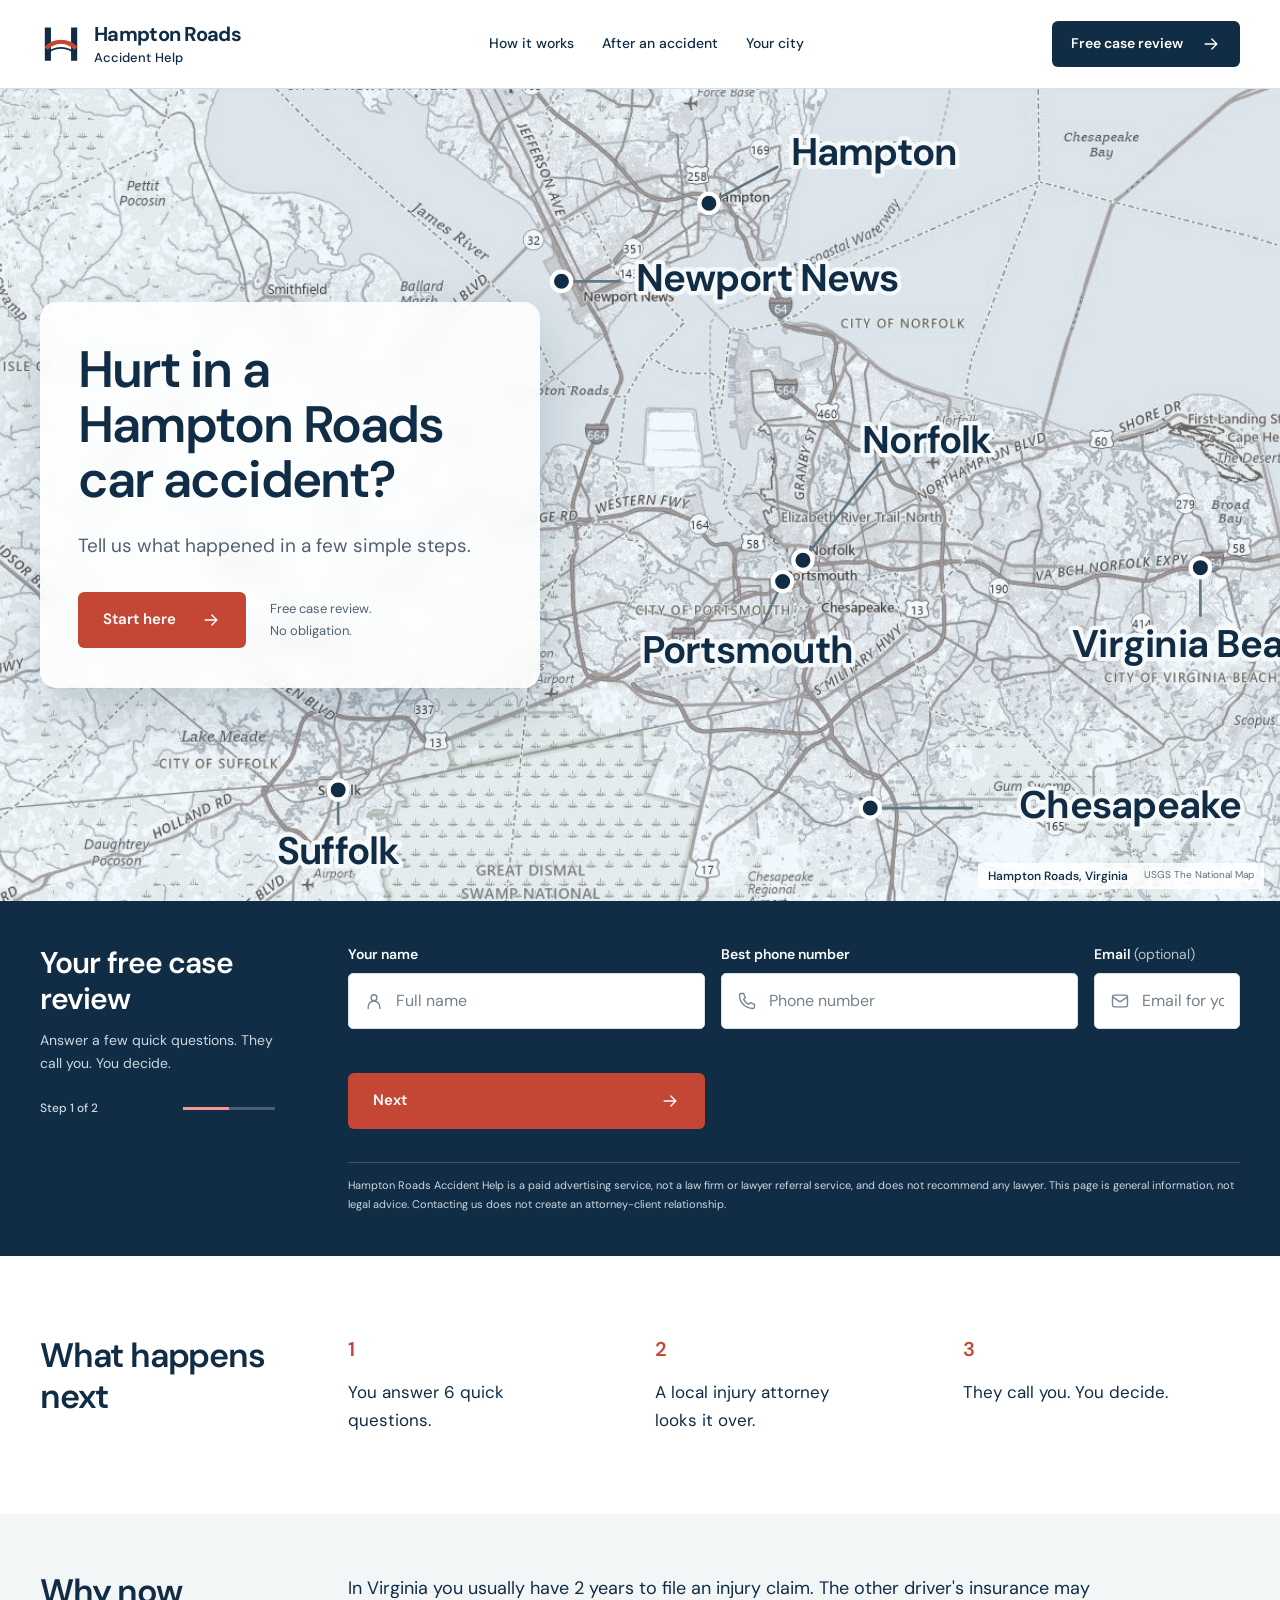
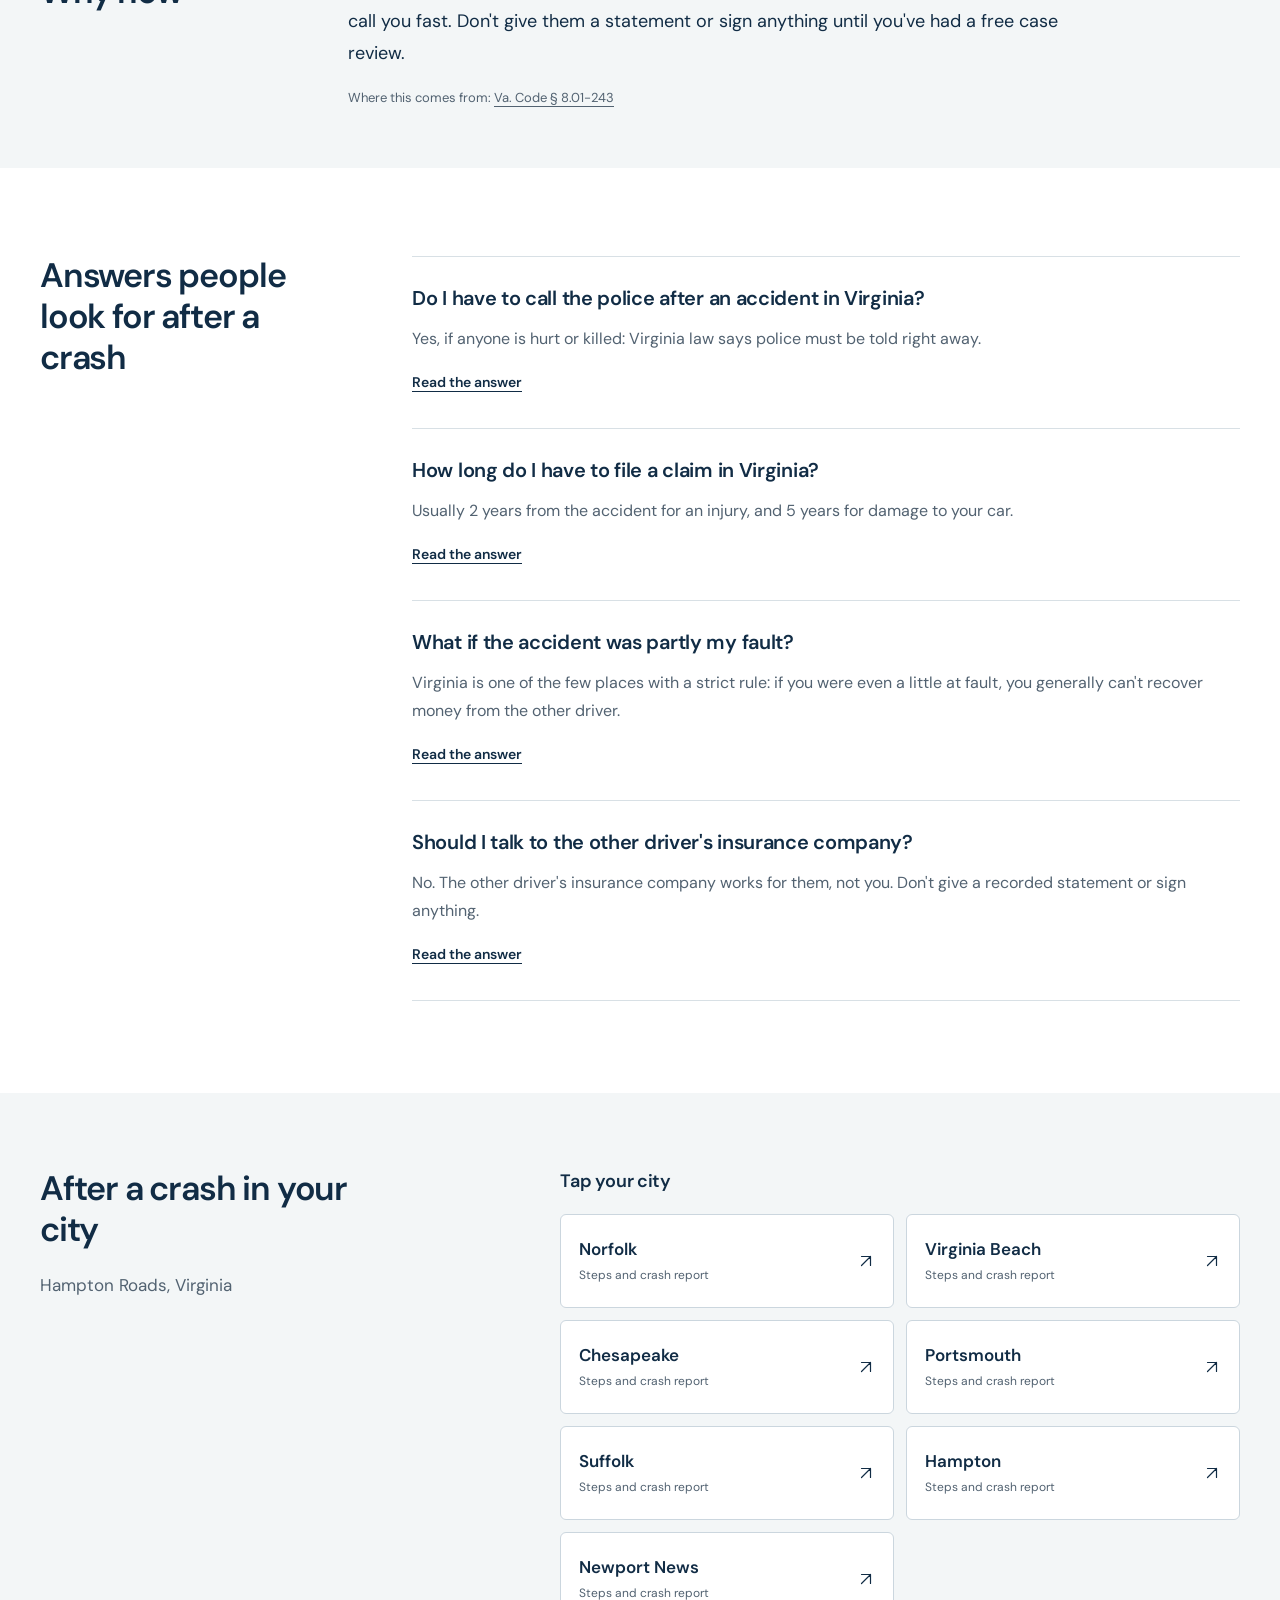
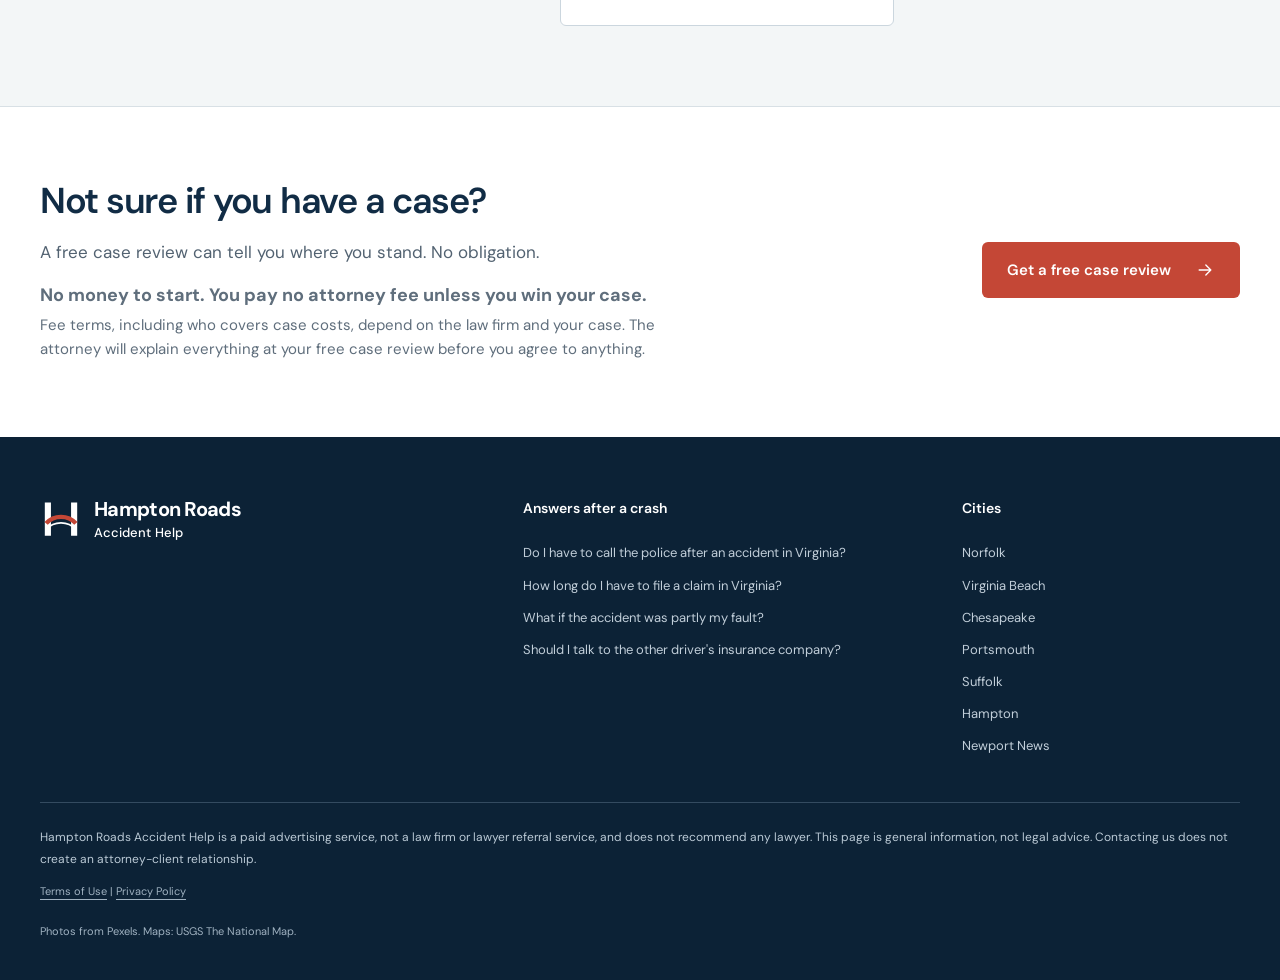
<file: index.html>
<!doctype html>
<html lang="en"><head><meta charset="utf-8"><meta name="viewport" content="width=device-width, initial-scale=1, viewport-fit=cover">
<title>Free accident case review | Hampton Roads Accident Help</title><meta name="description" content="Hurt in a car accident in Hampton Roads? Get a free case review in 2 minutes."><meta name="theme-color" content="#112c45">
<link rel="icon" type="image/svg+xml" href="assets/favicon.svg">
<link rel="stylesheet" href="assets/fonts/fonts.css">
<link rel="stylesheet" href="assets/style.css"><link rel="stylesheet" href="assets/map.css">
<script src="assets/form-config.js" defer></script><script src="assets/site.js" defer></script>
</head><body class="home-page"><a class="skip-link" href="#main">Skip to content</a>
    <header class="site-header"><div class="container header-inner"><a class="brand" href="index.html" aria-label="Hampton Roads Accident Help home"><svg class="brand-mark" viewBox="0 0 48 48" fill="none" aria-hidden="true"><path d="M9 5v38M39 5v38" stroke="currentColor" stroke-width="7"/><path d="M7 29c9-10 25-10 34 0" stroke="#c44736" stroke-width="5"/><path d="M7 36c9-10 25-10 34 0" stroke="currentColor" stroke-width="2"/></svg><span><span class="brand-top">Hampton Roads</span> <span class="brand-bottom">Accident Help</span></span></a>
      <nav class="desktop-nav" aria-label="Main navigation"><a href="#how-it-works">How it works</a><a href="#answers">After an accident</a><a href="#cities">Your city</a></nav>
      <div class="header-actions"><a class="btn btn-small btn-dark" href="#review" data-review-link>Free case review<svg class="icon " viewBox="0 0 24 24" fill="none" stroke="currentColor" stroke-width="1.6" stroke-linecap="round" stroke-linejoin="round" aria-hidden="true"><path d="M5 12h14M13 6l6 6-6 6"/></svg></a><button class="menu-toggle" type="button" data-menu-toggle aria-expanded="false" aria-controls="mobile-menu" aria-label="Open navigation"><svg class="icon " viewBox="0 0 24 24" fill="none" stroke="currentColor" stroke-width="1.6" stroke-linecap="round" stroke-linejoin="round" aria-hidden="true"><path d="M4 8h16M4 16h16"/></svg></button></div>
    </div><nav id="mobile-menu" class="mobile-menu" aria-label="Mobile navigation" hidden><a href="#how-it-works">How it works</a><a href="#answers">After an accident</a><a href="#cities">Your city</a></nav></header><main id="main"><section class="home-hero"><div class="container hero-grid">
      <div class="hero-story">
        <h1>Hurt in a Hampton Roads car accident?</h1>
        <p class="lead">Tell us what happened in a few simple steps.</p>
        <div class="hero-actions"><a class="btn" href="#review" data-review-link>Start here<svg class="icon " viewBox="0 0 24 24" fill="none" stroke="currentColor" stroke-width="1.6" stroke-linecap="round" stroke-linejoin="round" aria-hidden="true"><path d="M5 12h14M13 6l6 6-6 6"/></svg></a><p class="note">Free case review.<br> No obligation.</p></div>
      </div>
      <div class="hero-map"><figure class="hr-map" aria-label="Map of Hampton Roads">
  <div class="hr-map__canvas">
    <svg class="hr-map__svg" viewBox="0 790 1719 760" preserveAspectRatio="xMidYMid slice" role="img" aria-labelledby="hr-map-title hr-map-desc">
      <title id="hr-map-title">Hampton Roads, Virginia</title>
      <desc id="hr-map-desc">A map of Hampton Roads showing Norfolk, Virginia Beach, Chesapeake, Portsmouth, Suffolk, Hampton and Newport News.</desc>
      <defs>
        <filter id="hr-map-tone" color-interpolation-filters="sRGB">
          <feColorMatrix type="saturate" values="0.12"/>
          <feComponentTransfer>
            <feFuncR type="linear" slope="0.78" intercept="0.18"/>
            <feFuncG type="linear" slope="0.83" intercept="0.16"/>
            <feFuncB type="linear" slope="0.87" intercept="0.14"/>
          </feComponentTransfer>
        </filter>
      </defs>
      <image href="img/map-hr.jpg" width="1719" height="1642" filter="url(#hr-map-tone)"/>
      <g class="hr-map__north" transform="translate(1550 850)" aria-hidden="true">
        <text x="0" y="-17" text-anchor="middle">N</text>
        <path d="M0 0L-10 29L0 22L10 29Z"/>
        <path d="M0 22V43"/>
      </g>
      <g class="hr-map__place" data-city="hampton">
        <path class="hr-map__leader" d="M924 897L988 863"/>
        <circle class="hr-map__pin" cx="924" cy="897" r="9"/>
        <text x="1078.5" y="852" dominant-baseline="middle" text-anchor="middle">Hampton</text>
      </g>
      <g class="hr-map__place" data-city="newport-news">
        <path class="hr-map__leader" d="M786 970L840 970"/>
        <circle class="hr-map__pin" cx="786" cy="970" r="9"/>
        <text x="856" y="970" dominant-baseline="middle" text-anchor="start">Newport News</text>
      </g>
      <g class="hr-map__place" data-city="norfolk">
        <path class="hr-map__leader" d="M1012 1231L1085 1139"/>
        <circle class="hr-map__pin" cx="1012" cy="1231" r="9"/>
        <text x="1128" y="1122" dominant-baseline="middle" text-anchor="middle">Norfolk</text>
      </g>
      <g class="hr-map__place" data-city="portsmouth">
        <path class="hr-map__leader" d="M993 1251L975 1290"/>
        <circle class="hr-map__pin" cx="993" cy="1251" r="9"/>
        <text x="960" y="1318" dominant-baseline="middle" text-anchor="middle">Portsmouth</text>
      </g>
      <g class="hr-map__place" data-city="virginia-beach">
        <path class="hr-map__leader" d="M1384 1238L1384 1283"/>
        <circle class="hr-map__pin" cx="1384" cy="1238" r="9"/>
        <text x="1384" y="1313" dominant-baseline="middle" text-anchor="middle">Virginia Beach</text>
      </g>
      <g class="hr-map__place" data-city="suffolk">
        <path class="hr-map__leader" d="M577 1446L577 1478"/>
        <circle class="hr-map__pin" cx="577" cy="1446" r="9"/>
        <text x="577" y="1506" dominant-baseline="middle" text-anchor="middle">Suffolk</text>
      </g>
      <g class="hr-map__place" data-city="chesapeake">
        <path class="hr-map__leader" d="M1075 1463L1170 1463"/>
        <circle class="hr-map__pin" cx="1075" cy="1463" r="9"/>
        <text x="1318.5" y="1463" dominant-baseline="middle" text-anchor="middle">Chesapeake</text>
      </g>
    </svg>
  </div>
  <figcaption class="hr-map__caption"><span>Hampton Roads, Virginia</span><span class="hr-map__source">USGS The National Map</span></figcaption>
</figure>
</div>
    </div></section>
    <section class="review-band"><div class="container"><section class="review-card review-card--wide" id="review" aria-labelledby="review-title">
      <div class="review-heading">
      <h2 id="review-title" tabindex="-1">Your free case review</h2>
      <p class="form-sub">Answer a few quick questions. They call you. You decide.</p>
      <div class="form-progress"><span data-step-number>Step 1 of 2</span><span class="progress-track" aria-hidden="true"><span data-progress></span></span></div>
      </div>
      <form data-review-form id="case-review-form" novalidate onsubmit="return false">
        <div data-form-step="1" class="contact-fields">
          <div class="field-group">
          <label class="field-label" for="full-name">Your name</label>
          <div class="field-wrap"><svg class="icon " viewBox="0 0 24 24" fill="none" stroke="currentColor" stroke-width="1.6" stroke-linecap="round" stroke-linejoin="round" aria-hidden="true"><circle cx="12" cy="8" r="3.5"/><path d="M5 21v-2a7 7 0 0 1 14 0v2"/></svg><input id="full-name" type="text" name="name" placeholder="Full name" autocomplete="name" maxlength="150" required></div>
          </div><div class="field-group">
          <label class="field-label" for="phone-number">Best phone number</label>
          <div class="field-wrap"><svg class="icon " viewBox="0 0 24 24" fill="none" stroke="currentColor" stroke-width="1.6" stroke-linecap="round" stroke-linejoin="round" aria-hidden="true"><path d="M8 3H5a2 2 0 0 0-2 2c0 8.8 7.2 16 16 16a2 2 0 0 0 2-2v-3l-5-2-2 2a14 14 0 0 1-6-6l2-2-2-5Z"/></svg><input id="phone-number" type="tel" name="phone" placeholder="Phone number" autocomplete="tel" inputmode="tel" maxlength="40" required></div>
          </div><div class="field-group">
          <label class="field-label" for="email-address">Email <span class="field-optional">(optional)</span></label>
          <div class="field-wrap"><svg class="icon " viewBox="0 0 24 24" fill="none" stroke="currentColor" stroke-width="1.6" stroke-linecap="round" stroke-linejoin="round" aria-hidden="true"><rect x="3" y="5" width="18" height="14" rx="2"/><path d="m3 7 9 6 9-6"/></svg><input id="email-address" type="email" name="email" placeholder="Email for your confirmation" autocomplete="email" inputmode="email" maxlength="254"></div>
          </div><div class="form-next">
          <button class="btn btn-full" type="button" data-next>Next<svg class="icon " viewBox="0 0 24 24" fill="none" stroke="currentColor" stroke-width="1.6" stroke-linecap="round" stroke-linejoin="round" aria-hidden="true"><path d="M5 12h14M13 6l6 6-6 6"/></svg></button>
          </div>
        </div>
        <div data-form-step="2" hidden>
          <fieldset data-question><legend>When was the accident?</legend><div class="choices choices-4"><label class="choice"><input type="radio" name="when" value="This week" required><span>This week</span></label><label class="choice"><input type="radio" name="when" value="This month" required><span>This month</span></label><label class="choice"><input type="radio" name="when" value="1 to 6 months" required><span>1 to 6 months</span></label><label class="choice"><input type="radio" name="when" value="Longer" required><span>Longer</span></label></div></fieldset><fieldset data-question><legend>Were you hurt?</legend><div class="choices choices-3"><label class="choice"><input type="radio" name="hurt" value="Yes" required><span>Yes</span></label><label class="choice"><input type="radio" name="hurt" value="Not sure" required><span>Not sure</span></label><label class="choice"><input type="radio" name="hurt" value="No" required><span>No</span></label></div></fieldset><fieldset data-question><legend>Whose fault was it?</legend><div class="choices choices-3"><label class="choice"><input type="radio" name="fault" value="The other driver" required><span>The other driver</span></label><label class="choice"><input type="radio" name="fault" value="Not sure" required><span>Not sure</span></label></div></fieldset><fieldset data-question><legend>Do you already have a lawyer?</legend><div class="choices choices-2"><label class="choice"><input type="radio" name="lawyer" value="No" required><span>No</span></label><label class="choice"><input type="radio" name="lawyer" value="Yes" required><span>Yes</span></label></div></fieldset>
          <label class="consent"><input type="checkbox" name="consent" required><span data-consent-text>Hampton Roads Accident Help and a participating local injury law firm may call, text (including automated texts) or email me about this. Not required to get help. Reply STOP to opt out.</span></label>
          <button class="btn btn-full" type="submit">Get my free review<svg class="icon " viewBox="0 0 24 24" fill="none" stroke="currentColor" stroke-width="1.6" stroke-linecap="round" stroke-linejoin="round" aria-hidden="true"><path d="M5 12h14M13 6l6 6-6 6"/></svg></button>
          <button type="button" class="back" data-back>Back</button>
        </div>
        <p class="form-error" data-form-error role="alert" hidden></p>
        <div class="form-status" data-form-status role="status" hidden></div>
      </form>
      <div class="review-details"><noscript><p class="preview-notice">Please enable JavaScript to use this preview form. Your information has not been sent.</p></noscript>
      <p class="preview-notice" data-preview-notice>Preview only. This form does not send your information.</p>
      <p class="fine form-fine">Hampton Roads Accident Help is a paid advertising service, not a law firm or lawyer referral service, and does not recommend any lawyer. This page is general information, not legal advice. Contacting us does not create an attorney-client relationship.</p>
      </div>
    </section></div></section>
    <section class="process-section" id="how-it-works"><div class="container process-layout"><div class="section-intro"><h2>What happens next</h2></div><ol class="steps"><li><span class="n">1</span><span class="step-copy"><p>You answer 6 quick questions.</p></span></li><li><span class="n">2</span><span class="step-copy"><p>A local injury attorney looks it over.</p></span></li><li><span class="n">3</span><span class="step-copy"><p>They call you. You decide.</p></span></li></ol></div></section>
    <section class="timing-section"><div class="container timing-layout"><h2>Why now</h2><div class="timing-copy">
<p>In Virginia you usually have 2 years to file an injury claim. The other driver's insurance may call you fast. Don't give them a statement or sign anything until you've had a free case review.</p>
<p class="src">Where this comes from: <a href="https://law.lis.virginia.gov/vacode/8.01-243/">Va. Code § 8.01-243</a></p></div></div></section>
    <section class="answers-section" id="answers"><div class="container answers-layout"><div class="section-intro"><h2>Answers people look for after a crash</h2></div><ul class="qlist">
<li><h3><a href="do-i-have-to-call-police.html">Do I have to call the police after an accident in Virginia?</a></h3><p>Yes, if anyone is hurt or killed: Virginia law says police must be told right away.</p><a class="more" href="do-i-have-to-call-police.html">Read the answer</a></li><li><h3><a href="how-long-to-file.html">How long do I have to file a claim in Virginia?</a></h3><p>Usually 2 years from the accident for an injury, and 5 years for damage to your car.</p><a class="more" href="how-long-to-file.html">Read the answer</a></li><li><h3><a href="partly-my-fault.html">What if the accident was partly my fault?</a></h3><p>Virginia is one of the few places with a strict rule: if you were even a little at fault, you generally can't recover money from the other driver.</p><a class="more" href="partly-my-fault.html">Read the answer</a></li><li><h3><a href="other-drivers-insurance.html">Should I talk to the other driver's insurance company?</a></h3><p>No. The other driver's insurance company works for them, not you. Don't give a recorded statement or sign anything.</p><a class="more" href="other-drivers-insurance.html">Read the answer</a></li>
</ul></div></section>
    <section class="cities-section" id="cities"><div class="container cities-layout"><div class="cities-intro"><h2>After a crash in your city</h2><p>Hampton Roads, Virginia</p></div><nav class="cities-choice" aria-labelledby="all-cities-title"><h3 id="all-cities-title">Tap your city</h3><ul class="cities">
<li><a href="after-a-car-accident-in-norfolk.html"><b>Norfolk</b><small>Steps and crash report</small><svg class="icon " viewBox="0 0 24 24" fill="none" stroke="currentColor" stroke-width="1.6" stroke-linecap="round" stroke-linejoin="round" aria-hidden="true"><path d="M6 18 18 6M6 6h12v12"/></svg></a></li>
<li><a href="after-a-car-accident-in-virginia-beach.html"><b>Virginia Beach</b><small>Steps and crash report</small><svg class="icon " viewBox="0 0 24 24" fill="none" stroke="currentColor" stroke-width="1.6" stroke-linecap="round" stroke-linejoin="round" aria-hidden="true"><path d="M6 18 18 6M6 6h12v12"/></svg></a></li>
<li><a href="after-a-car-accident-in-chesapeake.html"><b>Chesapeake</b><small>Steps and crash report</small><svg class="icon " viewBox="0 0 24 24" fill="none" stroke="currentColor" stroke-width="1.6" stroke-linecap="round" stroke-linejoin="round" aria-hidden="true"><path d="M6 18 18 6M6 6h12v12"/></svg></a></li>
<li><a href="after-a-car-accident-in-portsmouth.html"><b>Portsmouth</b><small>Steps and crash report</small><svg class="icon " viewBox="0 0 24 24" fill="none" stroke="currentColor" stroke-width="1.6" stroke-linecap="round" stroke-linejoin="round" aria-hidden="true"><path d="M6 18 18 6M6 6h12v12"/></svg></a></li>
<li><a href="after-a-car-accident-in-suffolk.html"><b>Suffolk</b><small>Steps and crash report</small><svg class="icon " viewBox="0 0 24 24" fill="none" stroke="currentColor" stroke-width="1.6" stroke-linecap="round" stroke-linejoin="round" aria-hidden="true"><path d="M6 18 18 6M6 6h12v12"/></svg></a></li>
<li><a href="after-a-car-accident-in-hampton.html"><b>Hampton</b><small>Steps and crash report</small><svg class="icon " viewBox="0 0 24 24" fill="none" stroke="currentColor" stroke-width="1.6" stroke-linecap="round" stroke-linejoin="round" aria-hidden="true"><path d="M6 18 18 6M6 6h12v12"/></svg></a></li>
<li><a href="after-a-car-accident-in-newport-news.html"><b>Newport News</b><small>Steps and crash report</small><svg class="icon " viewBox="0 0 24 24" fill="none" stroke="currentColor" stroke-width="1.6" stroke-linecap="round" stroke-linejoin="round" aria-hidden="true"><path d="M6 18 18 6M6 6h12v12"/></svg></a></li>
</ul></nav></div></section></main><section class="closing"><div class="container closing-inner"><div><h2>Not sure if you have a case?</h2><p>A free case review can tell you where you stand. No obligation.</p><p class="fee-note"><strong>No money to start. You pay no attorney fee unless you win your case.</strong> Fee terms, including who covers case costs, depend on the law firm and your case. The attorney will explain everything at your free case review before you agree to anything.</p></div><a class="btn" href="#review" data-review-link>Get a free case review<svg class="icon " viewBox="0 0 24 24" fill="none" stroke="currentColor" stroke-width="1.6" stroke-linecap="round" stroke-linejoin="round" aria-hidden="true"><path d="M5 12h14M13 6l6 6-6 6"/></svg></a></div></section><footer class="foot"><div class="container"><a class="brand" href="index.html" aria-label="Hampton Roads Accident Help home"><svg class="brand-mark" viewBox="0 0 48 48" fill="none" aria-hidden="true"><path d="M9 5v38M39 5v38" stroke="currentColor" stroke-width="7"/><path d="M7 29c9-10 25-10 34 0" stroke="#c44736" stroke-width="5"/><path d="M7 36c9-10 25-10 34 0" stroke="currentColor" stroke-width="2"/></svg><span><span class="brand-top">Hampton Roads</span> <span class="brand-bottom">Accident Help</span></span></a><div class="fcols"><div><p class="fh">Answers after a crash</p><ul><li><a href="do-i-have-to-call-police.html">Do I have to call the police after an accident in Virginia?</a></li><li><a href="how-long-to-file.html">How long do I have to file a claim in Virginia?</a></li><li><a href="partly-my-fault.html">What if the accident was partly my fault?</a></li><li><a href="other-drivers-insurance.html">Should I talk to the other driver's insurance company?</a></li></ul></div><div><p class="fh">Cities</p><ul><li><a href="after-a-car-accident-in-norfolk.html">Norfolk</a></li><li><a href="after-a-car-accident-in-virginia-beach.html">Virginia Beach</a></li><li><a href="after-a-car-accident-in-chesapeake.html">Chesapeake</a></li><li><a href="after-a-car-accident-in-portsmouth.html">Portsmouth</a></li><li><a href="after-a-car-accident-in-suffolk.html">Suffolk</a></li><li><a href="after-a-car-accident-in-hampton.html">Hampton</a></li><li><a href="after-a-car-accident-in-newport-news.html">Newport News</a></li></ul></div></div>
<p class="fine">Hampton Roads Accident Help is a paid advertising service, not a law firm or lawyer referral service, and does not recommend any lawyer. This page is general information, not legal advice. Contacting us does not create an attorney-client relationship.</p><p class="credit"><a href="terms.html">Terms of Use</a> | <a href="privacy.html">Privacy Policy</a></p><p class="credit">Photos from Pexels. Maps: USGS The National Map.</p></div></footer><div class="mobile-cta"><span>Free case review.<br><small>No obligation.</small></span><a class="btn btn-dark" href="#review" data-review-link>Start here<svg class="icon " viewBox="0 0 24 24" fill="none" stroke="currentColor" stroke-width="1.6" stroke-linecap="round" stroke-linejoin="round" aria-hidden="true"><path d="M5 12h14M13 6l6 6-6 6"/></svg></a></div></body></html>
</file>
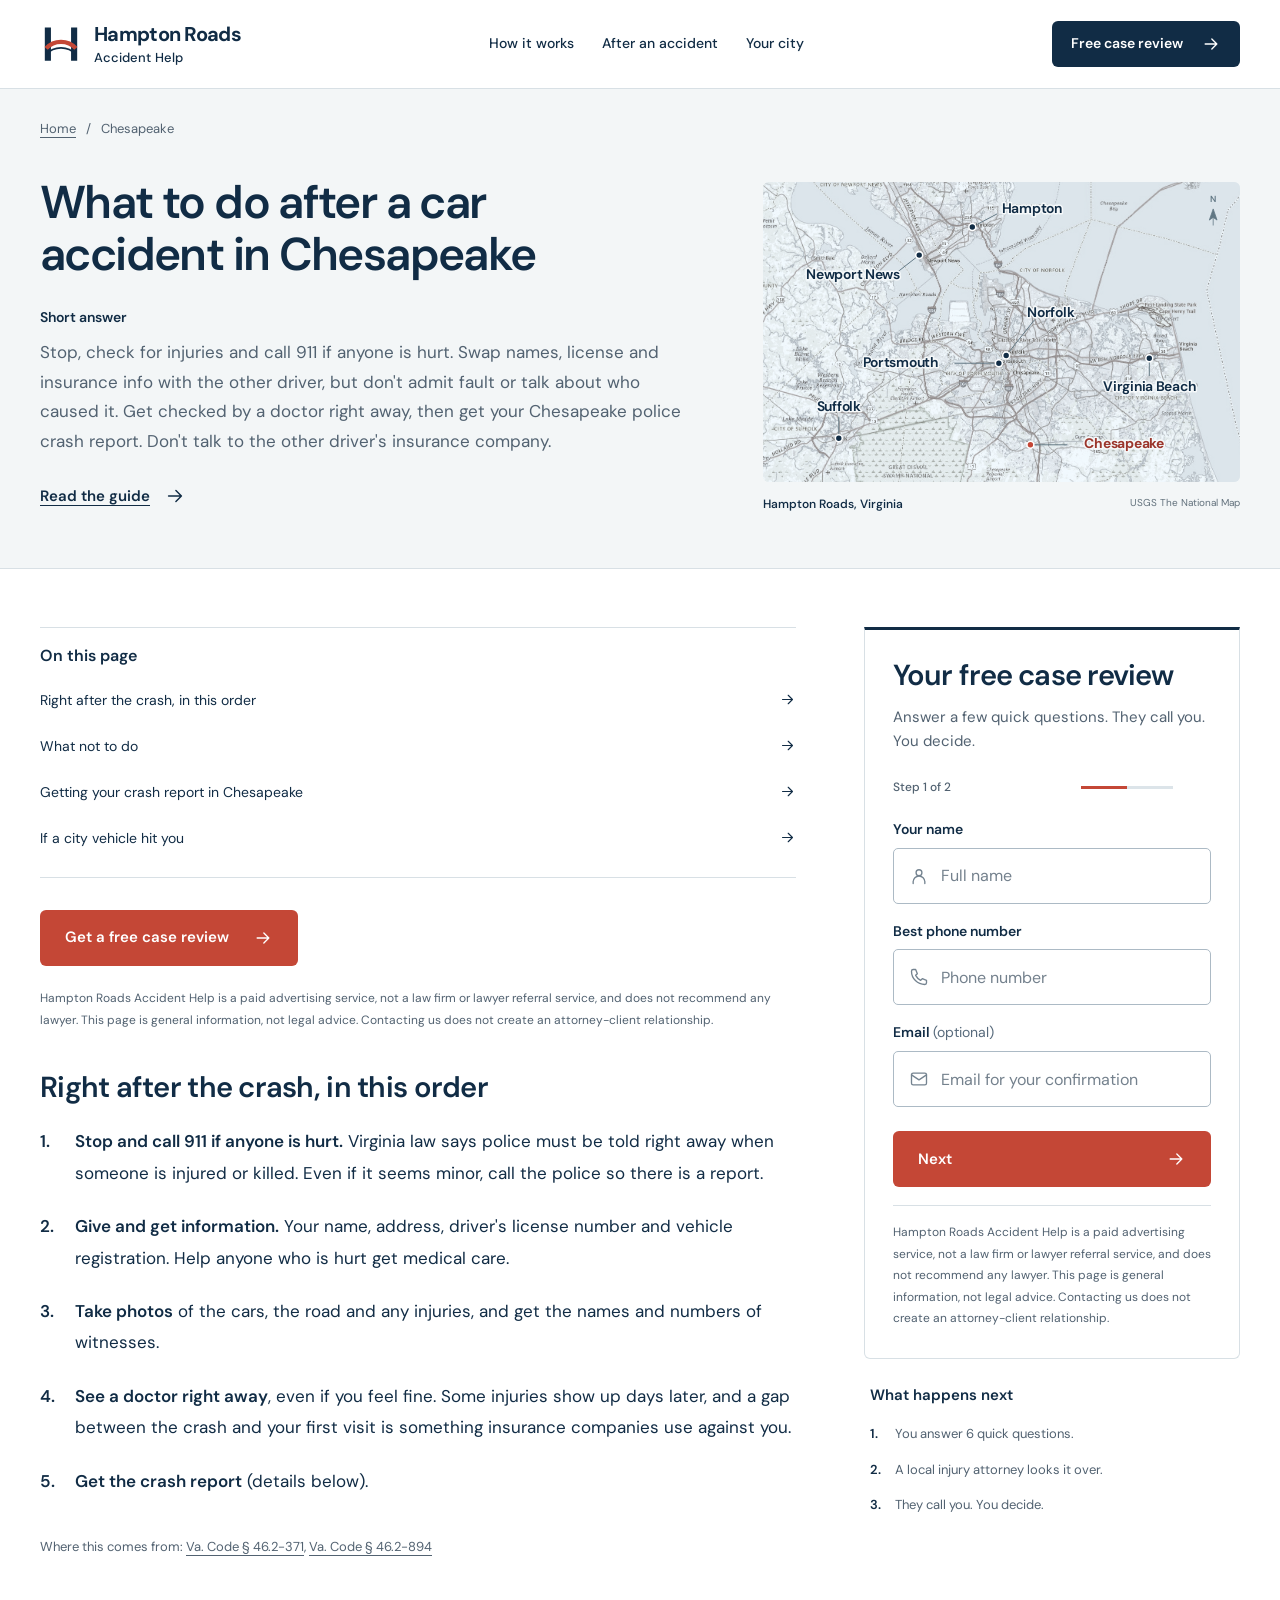
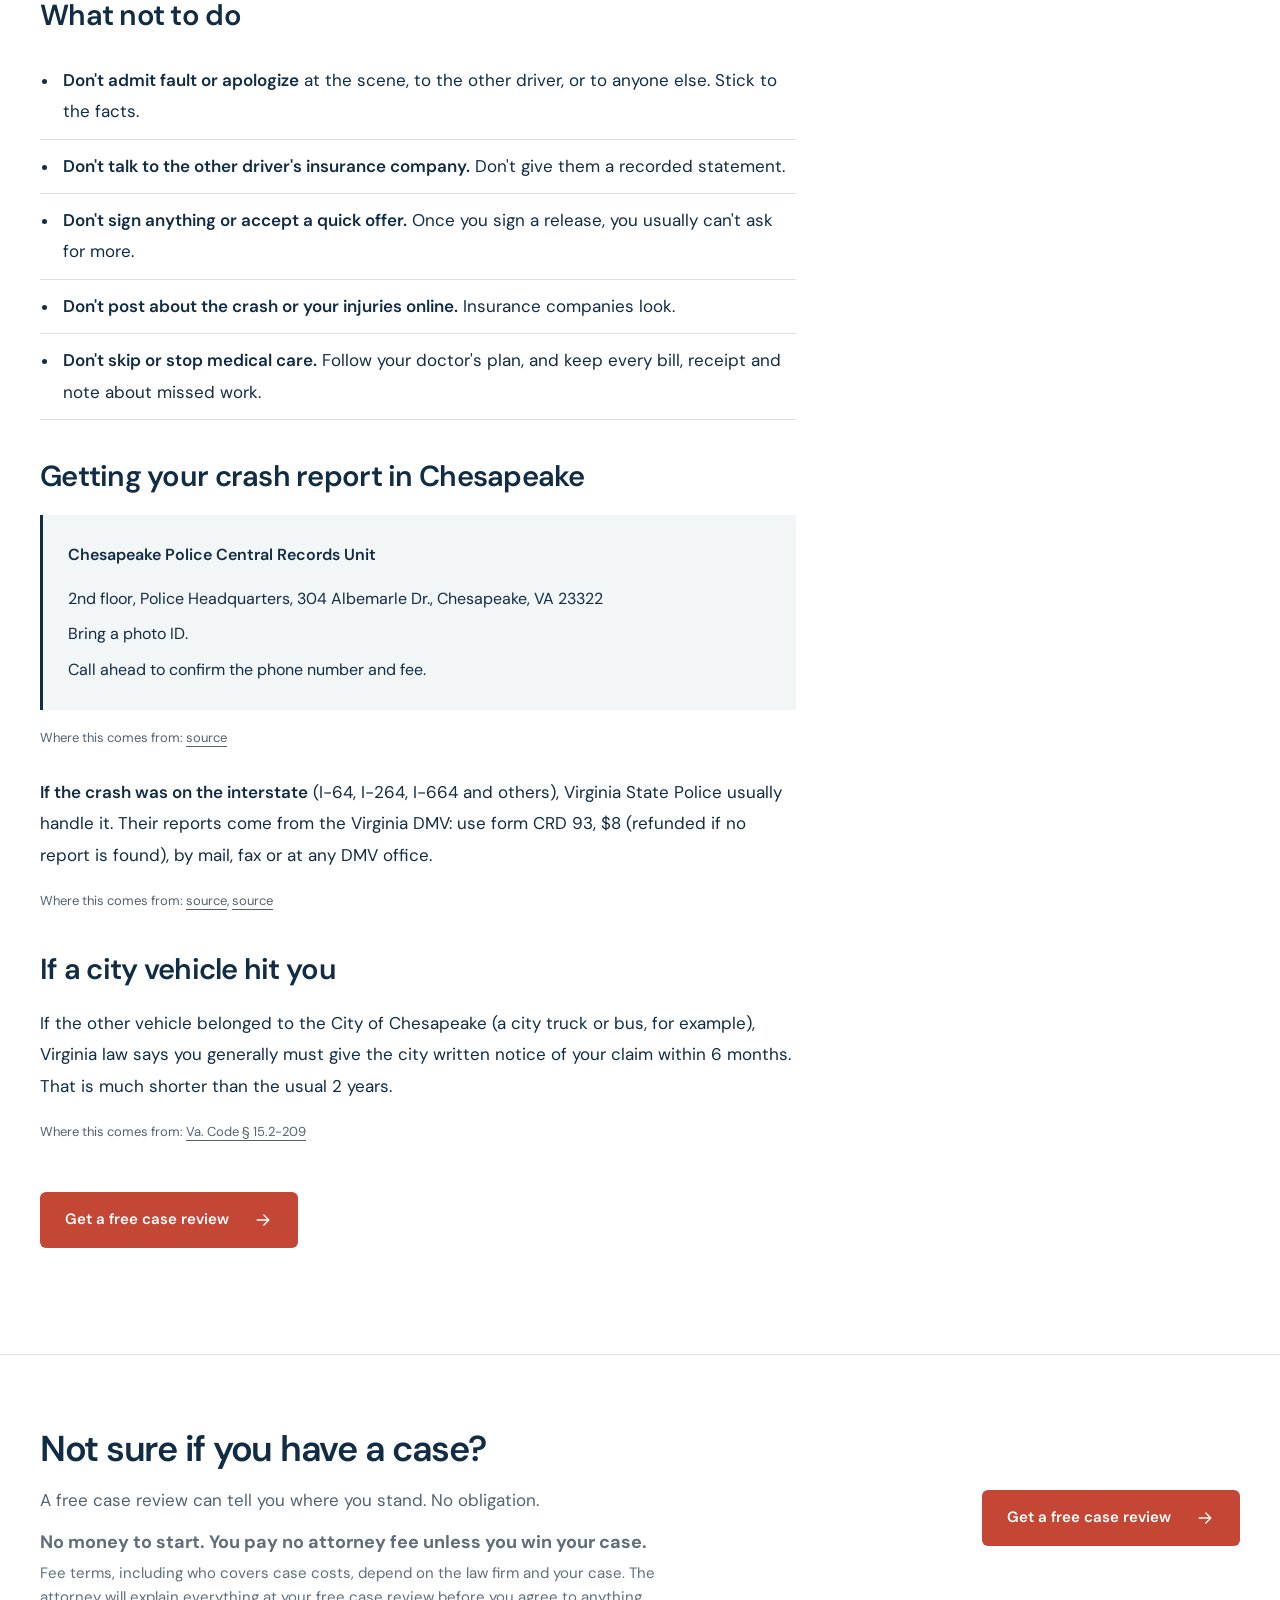
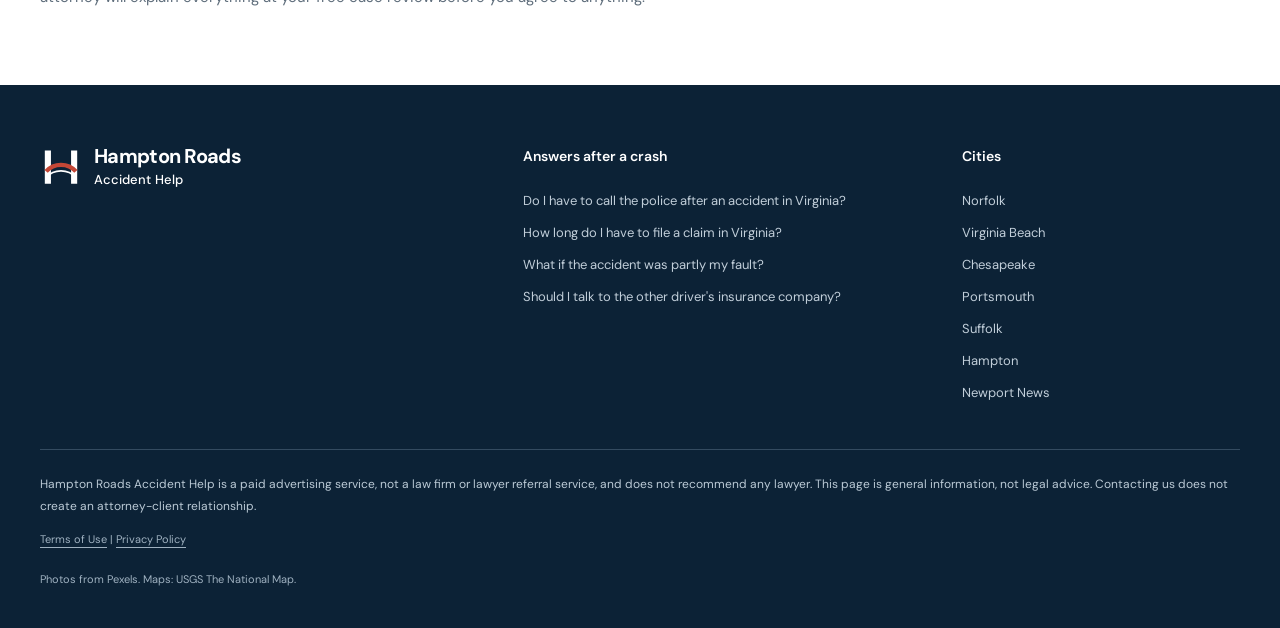
<file: after-a-car-accident-in-chesapeake.html>
<!doctype html>
<html lang="en"><head><meta charset="utf-8"><meta name="viewport" content="width=device-width, initial-scale=1, viewport-fit=cover">
<title>What to do after a car accident in Chesapeake | Hampton Roads Accident Help</title><meta name="description" content="Steps to take after a car accident in Chesapeake, Virginia, and how to get your Chesapeake police crash report."><meta name="theme-color" content="#112c45">
<link rel="icon" type="image/svg+xml" href="assets/favicon.svg">
<link rel="stylesheet" href="assets/fonts/fonts.css">
<link rel="stylesheet" href="assets/style.css"><link rel="stylesheet" href="assets/map.css">
<script src="assets/form-config.js" defer></script><script src="assets/site.js" defer></script>
</head><body class="guide-page"><a class="skip-link" href="#main">Skip to content</a>
    <header class="site-header"><div class="container header-inner"><a class="brand" href="index.html" aria-label="Hampton Roads Accident Help home"><svg class="brand-mark" viewBox="0 0 48 48" fill="none" aria-hidden="true"><path d="M9 5v38M39 5v38" stroke="currentColor" stroke-width="7"/><path d="M7 29c9-10 25-10 34 0" stroke="#c44736" stroke-width="5"/><path d="M7 36c9-10 25-10 34 0" stroke="currentColor" stroke-width="2"/></svg><span><span class="brand-top">Hampton Roads</span> <span class="brand-bottom">Accident Help</span></span></a>
      <nav class="desktop-nav" aria-label="Main navigation"><a href="index.html#how-it-works">How it works</a><a href="index.html#answers">After an accident</a><a href="index.html#cities">Your city</a></nav>
      <div class="header-actions"><a class="btn btn-small btn-dark" href="#review" data-review-link>Free case review<svg class="icon " viewBox="0 0 24 24" fill="none" stroke="currentColor" stroke-width="1.6" stroke-linecap="round" stroke-linejoin="round" aria-hidden="true"><path d="M5 12h14M13 6l6 6-6 6"/></svg></a><button class="menu-toggle" type="button" data-menu-toggle aria-expanded="false" aria-controls="mobile-menu" aria-label="Open navigation"><svg class="icon " viewBox="0 0 24 24" fill="none" stroke="currentColor" stroke-width="1.6" stroke-linecap="round" stroke-linejoin="round" aria-hidden="true"><path d="M4 8h16M4 16h16"/></svg></button></div>
    </div><nav id="mobile-menu" class="mobile-menu" aria-label="Mobile navigation" hidden><a href="index.html#how-it-works">How it works</a><a href="index.html#answers">After an accident</a><a href="index.html#cities">Your city</a></nav></header><main id="main"><section class="guide-hero"><div class="container"><nav class="crumb" aria-label="Breadcrumb"><a href="index.html">Home</a><span aria-hidden="true">/</span><span>Chesapeake</span></nav><div class="guide-hero-grid"><div class="guide-copy"><h1>What to do after a car accident in Chesapeake</h1><div class="short"><b>Short answer</b><p>Stop, check for injuries and call 911 if anyone is hurt. Swap names, license and insurance info with the other driver, but don't admit fault or talk about who caused it. Get checked by a doctor right away, then get your Chesapeake police crash report. Don't talk to the other driver's insurance company.</p></div><a class="text-link" href="#guide-content">Read the guide<svg class="icon " viewBox="0 0 24 24" fill="none" stroke="currentColor" stroke-width="1.6" stroke-linecap="round" stroke-linejoin="round" aria-hidden="true"><path d="M5 12h14M13 6l6 6-6 6"/></svg></a></div><div class="guide-hero-media"><figure class="hr-map" aria-label="Map of Hampton Roads">
  <div class="hr-map__canvas">
    <svg class="hr-map__svg" viewBox="380 780 1240 780" role="img" aria-labelledby="hr-map-title hr-map-desc">
      <title id="hr-map-title">Hampton Roads, Virginia</title>
      <desc id="hr-map-desc">A map of Hampton Roads showing Norfolk, Virginia Beach, Chesapeake, Portsmouth, Suffolk, Hampton and Newport News.</desc>
      <defs>
        <filter id="hr-map-tone" color-interpolation-filters="sRGB">
          <feColorMatrix type="saturate" values="0.12"/>
          <feComponentTransfer>
            <feFuncR type="linear" slope="0.78" intercept="0.18"/>
            <feFuncG type="linear" slope="0.83" intercept="0.16"/>
            <feFuncB type="linear" slope="0.87" intercept="0.14"/>
          </feComponentTransfer>
        </filter>
      </defs>
      <image href="img/map-hr.jpg" width="1719" height="1642" filter="url(#hr-map-tone)"/>
      <g class="hr-map__north" transform="translate(1550 850)" aria-hidden="true">
        <text x="0" y="-17" text-anchor="middle">N</text>
        <path d="M0 0L-10 29L0 22L10 29Z"/>
        <path d="M0 22V43"/>
      </g>
      <g class="hr-map__place" data-city="hampton">
        <path class="hr-map__leader" d="M924 897L988 863"/>
        <circle class="hr-map__pin" cx="924" cy="897" r="9"/>
        <text x="1078.5" y="852" dominant-baseline="middle" text-anchor="middle">Hampton</text>
      </g>
      <g class="hr-map__place" data-city="newport-news">
        <path class="hr-map__leader" d="M786 970L732 1012"/>
        <circle class="hr-map__pin" cx="786" cy="970" r="9"/>
        <text x="614" y="1024" dominant-baseline="middle" text-anchor="middle">Newport News</text>
      </g>
      <g class="hr-map__place" data-city="norfolk">
        <path class="hr-map__leader" d="M1012 1231L1085 1139"/>
        <circle class="hr-map__pin" cx="1012" cy="1231" r="9"/>
        <text x="1128" y="1122" dominant-baseline="middle" text-anchor="middle">Norfolk</text>
      </g>
      <g class="hr-map__place" data-city="portsmouth">
        <path class="hr-map__leader" d="M993 1251L879 1251"/>
        <circle class="hr-map__pin" cx="993" cy="1251" r="9"/>
        <text x="736.5" y="1251" dominant-baseline="middle" text-anchor="middle">Portsmouth</text>
      </g>
      <g class="hr-map__place" data-city="virginia-beach">
        <path class="hr-map__leader" d="M1384 1238L1384 1283"/>
        <circle class="hr-map__pin" cx="1384" cy="1238" r="9"/>
        <text x="1384" y="1313" dominant-baseline="middle" text-anchor="middle">Virginia Beach</text>
      </g>
      <g class="hr-map__place" data-city="suffolk">
        <path class="hr-map__leader" d="M577 1446L577 1391"/>
        <circle class="hr-map__pin" cx="577" cy="1446" r="9"/>
        <text x="577" y="1366" dominant-baseline="middle" text-anchor="middle">Suffolk</text>
      </g>
      <g class="hr-map__place is-current" data-city="chesapeake">
        <path class="hr-map__leader" d="M1075 1463L1170 1463"/>
        <circle class="hr-map__pin" cx="1075" cy="1463" r="9"/>
        <text x="1318.5" y="1463" dominant-baseline="middle" text-anchor="middle">Chesapeake</text>
      </g>
    </svg>
  </div>
  <figcaption class="hr-map__caption"><span>Hampton Roads, Virginia</span><span class="hr-map__source">USGS The National Map</span></figcaption>
</figure>
</div></div></div></section>
    <div class="container article-layout" id="guide"><aside class="side"><section class="review-card" id="review" aria-labelledby="review-title">
      <div class="review-heading">
      <h2 id="review-title" tabindex="-1">Your free case review</h2>
      <p class="form-sub">Answer a few quick questions. They call you. You decide.</p>
      <div class="form-progress"><span data-step-number>Step 1 of 2</span><span class="progress-track" aria-hidden="true"><span data-progress></span></span></div>
      </div>
      <form data-review-form id="case-review-form" novalidate onsubmit="return false">
        <div data-form-step="1" class="contact-fields">
          <div class="field-group">
          <label class="field-label" for="full-name">Your name</label>
          <div class="field-wrap"><svg class="icon " viewBox="0 0 24 24" fill="none" stroke="currentColor" stroke-width="1.6" stroke-linecap="round" stroke-linejoin="round" aria-hidden="true"><circle cx="12" cy="8" r="3.5"/><path d="M5 21v-2a7 7 0 0 1 14 0v2"/></svg><input id="full-name" type="text" name="name" placeholder="Full name" autocomplete="name" maxlength="150" required></div>
          </div><div class="field-group">
          <label class="field-label" for="phone-number">Best phone number</label>
          <div class="field-wrap"><svg class="icon " viewBox="0 0 24 24" fill="none" stroke="currentColor" stroke-width="1.6" stroke-linecap="round" stroke-linejoin="round" aria-hidden="true"><path d="M8 3H5a2 2 0 0 0-2 2c0 8.8 7.2 16 16 16a2 2 0 0 0 2-2v-3l-5-2-2 2a14 14 0 0 1-6-6l2-2-2-5Z"/></svg><input id="phone-number" type="tel" name="phone" placeholder="Phone number" autocomplete="tel" inputmode="tel" maxlength="40" required></div>
          </div><div class="field-group">
          <label class="field-label" for="email-address">Email <span class="field-optional">(optional)</span></label>
          <div class="field-wrap"><svg class="icon " viewBox="0 0 24 24" fill="none" stroke="currentColor" stroke-width="1.6" stroke-linecap="round" stroke-linejoin="round" aria-hidden="true"><rect x="3" y="5" width="18" height="14" rx="2"/><path d="m3 7 9 6 9-6"/></svg><input id="email-address" type="email" name="email" placeholder="Email for your confirmation" autocomplete="email" inputmode="email" maxlength="254"></div>
          </div><div class="form-next">
          <button class="btn btn-full" type="button" data-next>Next<svg class="icon " viewBox="0 0 24 24" fill="none" stroke="currentColor" stroke-width="1.6" stroke-linecap="round" stroke-linejoin="round" aria-hidden="true"><path d="M5 12h14M13 6l6 6-6 6"/></svg></button>
          </div>
        </div>
        <div data-form-step="2" hidden>
          <fieldset data-question><legend>When was the accident?</legend><div class="choices choices-4"><label class="choice"><input type="radio" name="when" value="This week" required><span>This week</span></label><label class="choice"><input type="radio" name="when" value="This month" required><span>This month</span></label><label class="choice"><input type="radio" name="when" value="1 to 6 months" required><span>1 to 6 months</span></label><label class="choice"><input type="radio" name="when" value="Longer" required><span>Longer</span></label></div></fieldset><fieldset data-question><legend>Were you hurt?</legend><div class="choices choices-3"><label class="choice"><input type="radio" name="hurt" value="Yes" required><span>Yes</span></label><label class="choice"><input type="radio" name="hurt" value="Not sure" required><span>Not sure</span></label><label class="choice"><input type="radio" name="hurt" value="No" required><span>No</span></label></div></fieldset><fieldset data-question><legend>Whose fault was it?</legend><div class="choices choices-3"><label class="choice"><input type="radio" name="fault" value="The other driver" required><span>The other driver</span></label><label class="choice"><input type="radio" name="fault" value="Not sure" required><span>Not sure</span></label></div></fieldset><fieldset data-question><legend>Do you already have a lawyer?</legend><div class="choices choices-2"><label class="choice"><input type="radio" name="lawyer" value="No" required><span>No</span></label><label class="choice"><input type="radio" name="lawyer" value="Yes" required><span>Yes</span></label></div></fieldset>
          <label class="consent"><input type="checkbox" name="consent" required><span data-consent-text>Hampton Roads Accident Help and a participating local injury law firm may call, text (including automated texts) or email me about this. Not required to get help. Reply STOP to opt out.</span></label>
          <button class="btn btn-full" type="submit">Get my free review<svg class="icon " viewBox="0 0 24 24" fill="none" stroke="currentColor" stroke-width="1.6" stroke-linecap="round" stroke-linejoin="round" aria-hidden="true"><path d="M5 12h14M13 6l6 6-6 6"/></svg></button>
          <button type="button" class="back" data-back>Back</button>
        </div>
        <p class="form-error" data-form-error role="alert" hidden></p>
        <div class="form-status" data-form-status role="status" hidden></div>
      </form>
      <div class="review-details"><noscript><p class="preview-notice">Please enable JavaScript to use this preview form. Your information has not been sent.</p></noscript>
      <p class="preview-notice" data-preview-notice>Preview only. This form does not send your information.</p>
      <p class="fine form-fine">Hampton Roads Accident Help is a paid advertising service, not a law firm or lawyer referral service, and does not recommend any lawyer. This page is general information, not legal advice. Contacting us does not create an attorney-client relationship.</p>
      </div>
    </section><div class="side-process"><h2>What happens next</h2><ol class="mini"><li>You answer 6 quick questions.</li><li>A local injury attorney looks it over.</li><li>They call you. You decide.</li></ol></div></aside><article class="art" id="guide-content"><nav class="on-this-page" aria-label="On this page"><h2>On this page</h2><a href="#guide-section-1">Right after the crash, in this order<svg class="icon " viewBox="0 0 24 24" fill="none" stroke="currentColor" stroke-width="1.6" stroke-linecap="round" stroke-linejoin="round" aria-hidden="true"><path d="M5 12h14M13 6l6 6-6 6"/></svg></a><a href="#guide-donts">What not to do<svg class="icon " viewBox="0 0 24 24" fill="none" stroke="currentColor" stroke-width="1.6" stroke-linecap="round" stroke-linejoin="round" aria-hidden="true"><path d="M5 12h14M13 6l6 6-6 6"/></svg></a><a href="#guide-section-2">Getting your crash report in Chesapeake<svg class="icon " viewBox="0 0 24 24" fill="none" stroke="currentColor" stroke-width="1.6" stroke-linecap="round" stroke-linejoin="round" aria-hidden="true"><path d="M5 12h14M13 6l6 6-6 6"/></svg></a><a href="#guide-section-3">If a city vehicle hit you<svg class="icon " viewBox="0 0 24 24" fill="none" stroke="currentColor" stroke-width="1.6" stroke-linecap="round" stroke-linejoin="round" aria-hidden="true"><path d="M5 12h14M13 6l6 6-6 6"/></svg></a></nav>

<a class="btn" href="#review" data-review-link>Get a free case review<svg class="icon " viewBox="0 0 24 24" fill="none" stroke="currentColor" stroke-width="1.6" stroke-linecap="round" stroke-linejoin="round" aria-hidden="true"><path d="M5 12h14M13 6l6 6-6 6"/></svg></a>
<p class="fine">Hampton Roads Accident Help is a paid advertising service, not a law firm or lawyer referral service, and does not recommend any lawyer. This page is general information, not legal advice. Contacting us does not create an attorney-client relationship.</p>
<h2 id="guide-section-1">Right after the crash, in this order</h2>
<ol>
<li><b>Stop and call 911 if anyone is hurt.</b> Virginia law says police must be told right away when someone is injured or killed. Even if it seems minor, call the police so there is a report.</li>
<li><b>Give and get information.</b> Your name, address, driver's license number and vehicle registration. Help anyone who is hurt get medical care.</li>
<li><b>Take photos</b> of the cars, the road and any injuries, and get the names and numbers of witnesses.</li>
<li><b>See a doctor right away</b>, even if you feel fine. Some injuries show up days later, and a gap between the crash and your first visit is something insurance companies use against you.</li>
<li><b>Get the crash report</b> (details below).</li>
</ol>
<p class="src">Where this comes from: <a href="https://law.lis.virginia.gov/vacode/46.2-371/">Va. Code § 46.2-371</a>, <a href="https://law.lis.virginia.gov/vacode/46.2-894/">Va. Code § 46.2-894</a></p>
<h2 id="guide-donts">What not to do</h2>
<ul><li><b>Don't admit fault or apologize</b> at the scene, to the other driver, or to anyone else. Stick to the facts.</li><li><b>Don't talk to the other driver's insurance company.</b> Don't give them a recorded statement.</li><li><b>Don't sign anything or accept a quick offer.</b> Once you sign a release, you usually can't ask for more.</li><li><b>Don't post about the crash or your injuries online.</b> Insurance companies look.</li><li><b>Don't skip or stop medical care.</b> Follow your doctor's plan, and keep every bill, receipt and note about missed work.</li></ul>
<h2 id="guide-section-2">Getting your crash report in Chesapeake</h2>
<ul class="office"><li>Chesapeake Police Central Records Unit</li><li>2nd floor, Police Headquarters, 304 Albemarle Dr., Chesapeake, VA 23322</li><li>Bring a photo ID.</li><li>Call ahead to confirm the phone number and fee.</li></ul>
<p class="src">Where this comes from: <a href="https://www.cityofchesapeake.net/934/Support-Section">source</a></p>
<p><b>If the crash was on the interstate</b> (I-64, I-264, I-664 and others), Virginia State Police usually handle it. Their reports come from the Virginia DMV: use form CRD 93, $8 (refunded if no report is found), by mail, fax or at any DMV office.</p>
<p class="src">Where this comes from: <a href="https://www.dmv.virginia.gov/records/request-police-crash-report">source</a>, <a href="https://vsp.virginia.gov/state-police-report/">source</a></p>
<h2 id="guide-section-3">If a city vehicle hit you</h2>
<p>If the other vehicle belonged to the City of Chesapeake (a city truck or bus, for example), Virginia law says you generally must give the city written notice of your claim within 6 months. That is much shorter than the usual 2 years.</p>
<p class="src">Where this comes from: <a href="https://law.lis.virginia.gov/vacode/15.2-209/">Va. Code § 15.2-209</a></p>
<a class="btn" href="#review" data-review-link>Get a free case review<svg class="icon " viewBox="0 0 24 24" fill="none" stroke="currentColor" stroke-width="1.6" stroke-linecap="round" stroke-linejoin="round" aria-hidden="true"><path d="M5 12h14M13 6l6 6-6 6"/></svg></a>
</article></div></main><section class="closing"><div class="container closing-inner"><div><h2>Not sure if you have a case?</h2><p>A free case review can tell you where you stand. No obligation.</p><p class="fee-note"><strong>No money to start. You pay no attorney fee unless you win your case.</strong> Fee terms, including who covers case costs, depend on the law firm and your case. The attorney will explain everything at your free case review before you agree to anything.</p></div><a class="btn" href="#review" data-review-link>Get a free case review<svg class="icon " viewBox="0 0 24 24" fill="none" stroke="currentColor" stroke-width="1.6" stroke-linecap="round" stroke-linejoin="round" aria-hidden="true"><path d="M5 12h14M13 6l6 6-6 6"/></svg></a></div></section><footer class="foot"><div class="container"><a class="brand" href="index.html" aria-label="Hampton Roads Accident Help home"><svg class="brand-mark" viewBox="0 0 48 48" fill="none" aria-hidden="true"><path d="M9 5v38M39 5v38" stroke="currentColor" stroke-width="7"/><path d="M7 29c9-10 25-10 34 0" stroke="#c44736" stroke-width="5"/><path d="M7 36c9-10 25-10 34 0" stroke="currentColor" stroke-width="2"/></svg><span><span class="brand-top">Hampton Roads</span> <span class="brand-bottom">Accident Help</span></span></a><div class="fcols"><div><p class="fh">Answers after a crash</p><ul><li><a href="do-i-have-to-call-police.html">Do I have to call the police after an accident in Virginia?</a></li><li><a href="how-long-to-file.html">How long do I have to file a claim in Virginia?</a></li><li><a href="partly-my-fault.html">What if the accident was partly my fault?</a></li><li><a href="other-drivers-insurance.html">Should I talk to the other driver's insurance company?</a></li></ul></div><div><p class="fh">Cities</p><ul><li><a href="after-a-car-accident-in-norfolk.html">Norfolk</a></li><li><a href="after-a-car-accident-in-virginia-beach.html">Virginia Beach</a></li><li><a href="after-a-car-accident-in-chesapeake.html">Chesapeake</a></li><li><a href="after-a-car-accident-in-portsmouth.html">Portsmouth</a></li><li><a href="after-a-car-accident-in-suffolk.html">Suffolk</a></li><li><a href="after-a-car-accident-in-hampton.html">Hampton</a></li><li><a href="after-a-car-accident-in-newport-news.html">Newport News</a></li></ul></div></div>
<p class="fine">Hampton Roads Accident Help is a paid advertising service, not a law firm or lawyer referral service, and does not recommend any lawyer. This page is general information, not legal advice. Contacting us does not create an attorney-client relationship.</p><p class="credit"><a href="terms.html">Terms of Use</a> | <a href="privacy.html">Privacy Policy</a></p><p class="credit">Photos from Pexels. Maps: USGS The National Map.</p></div></footer><div class="mobile-cta"><span>Free case review.<br><small>No obligation.</small></span><a class="btn btn-dark" href="#review" data-review-link>Start here<svg class="icon " viewBox="0 0 24 24" fill="none" stroke="currentColor" stroke-width="1.6" stroke-linecap="round" stroke-linejoin="round" aria-hidden="true"><path d="M5 12h14M13 6l6 6-6 6"/></svg></a></div></body></html>
</file>
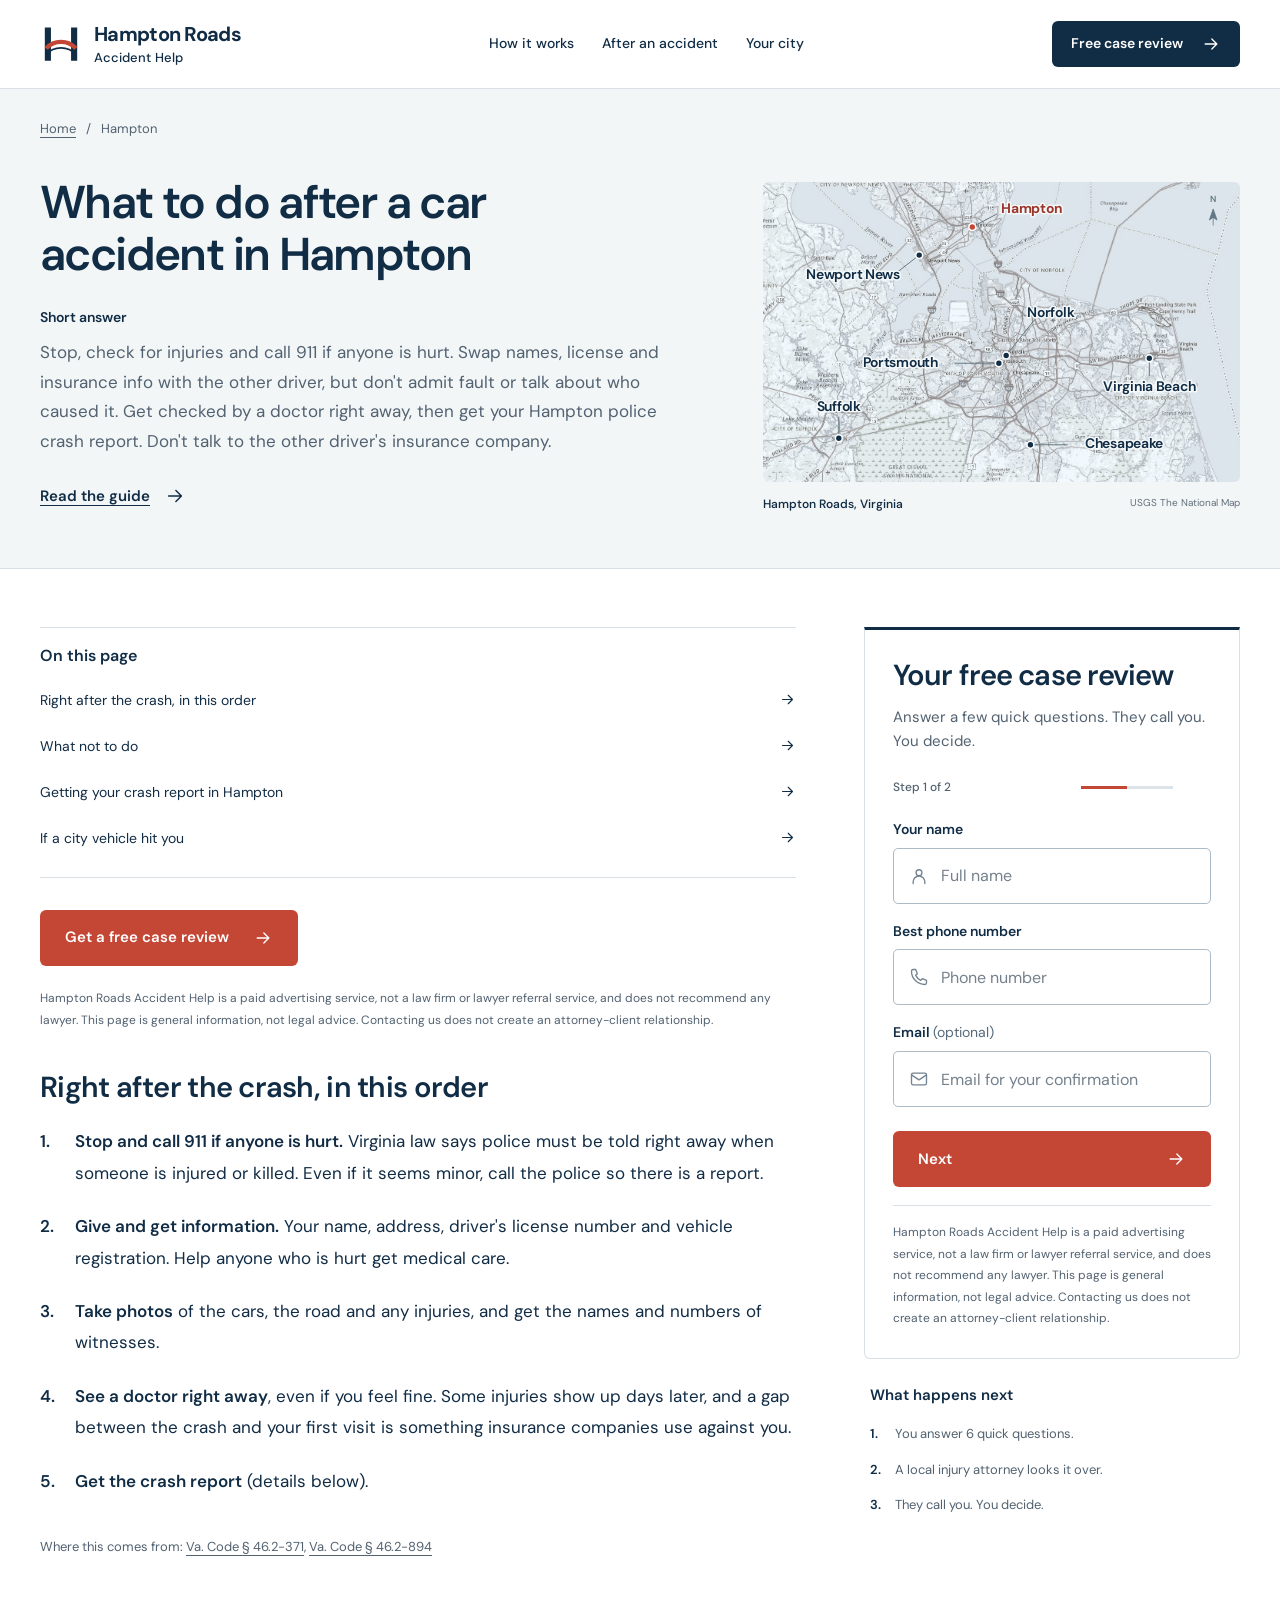
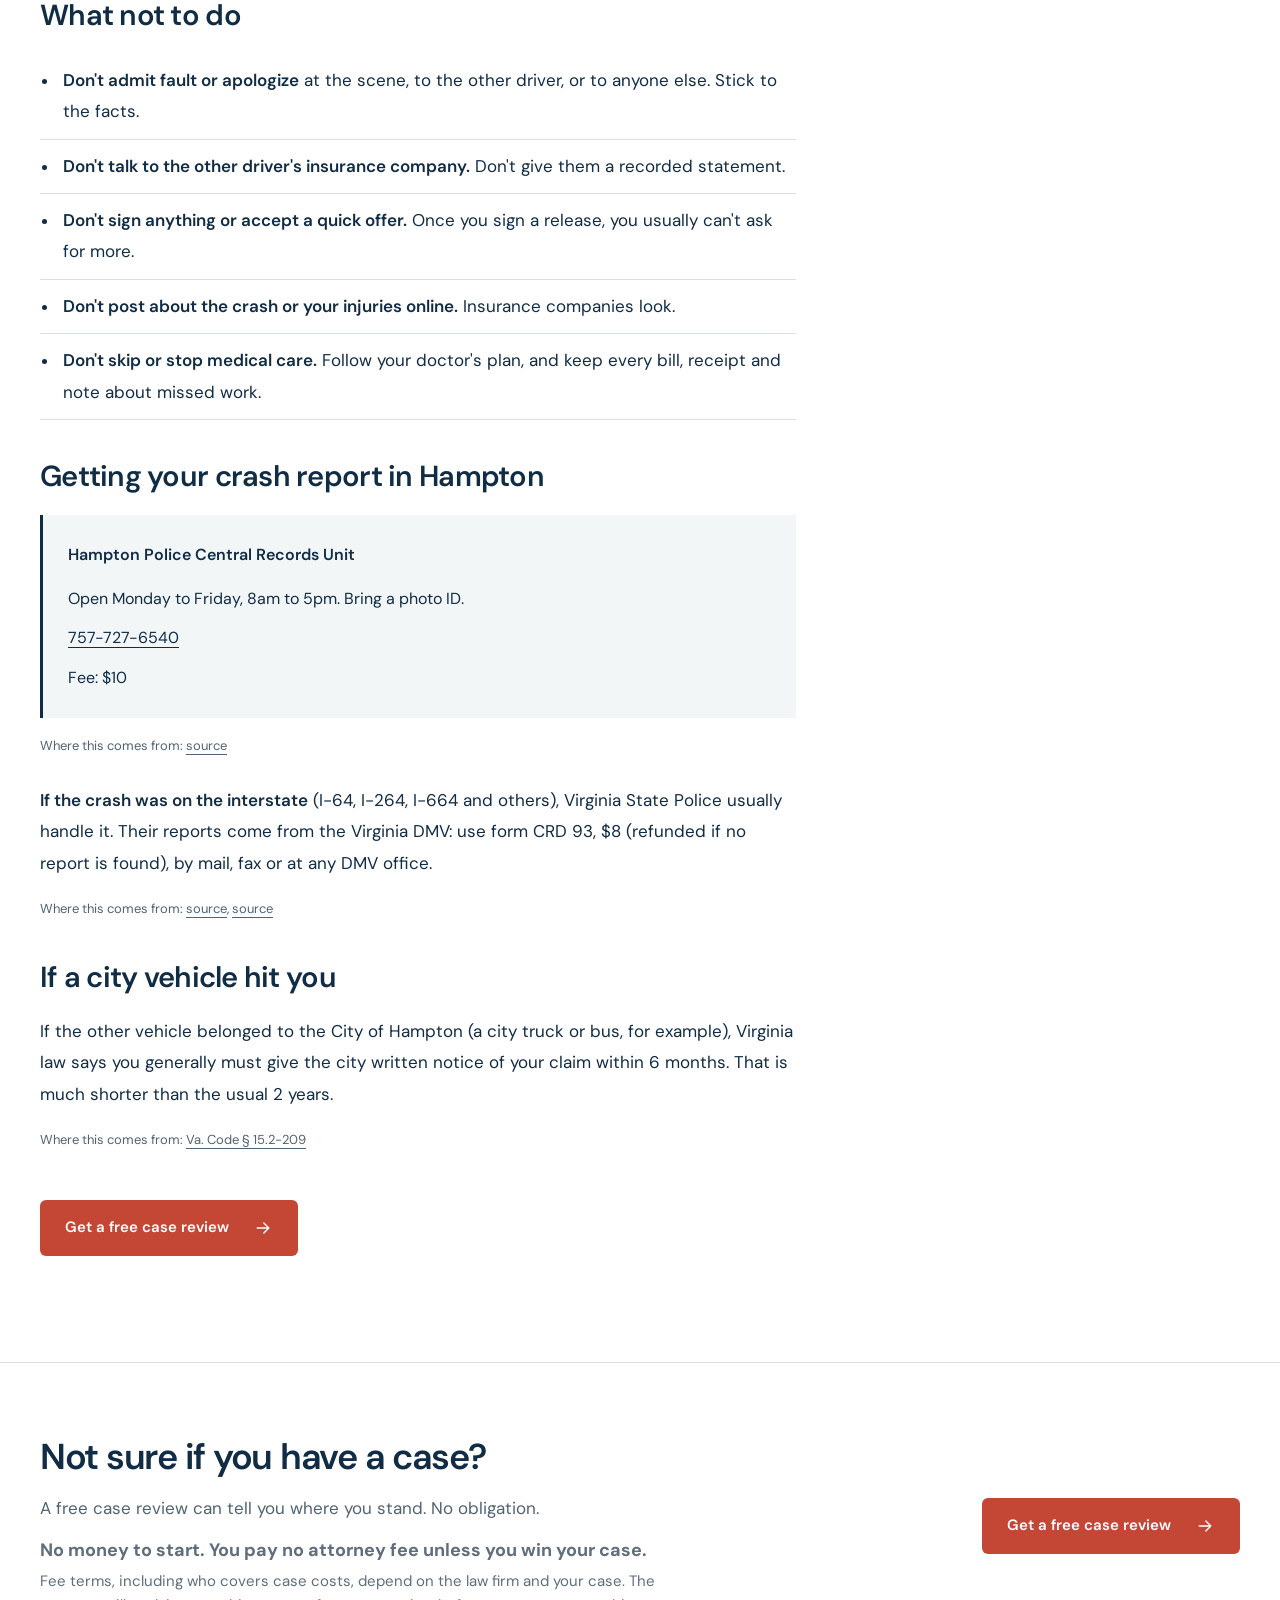
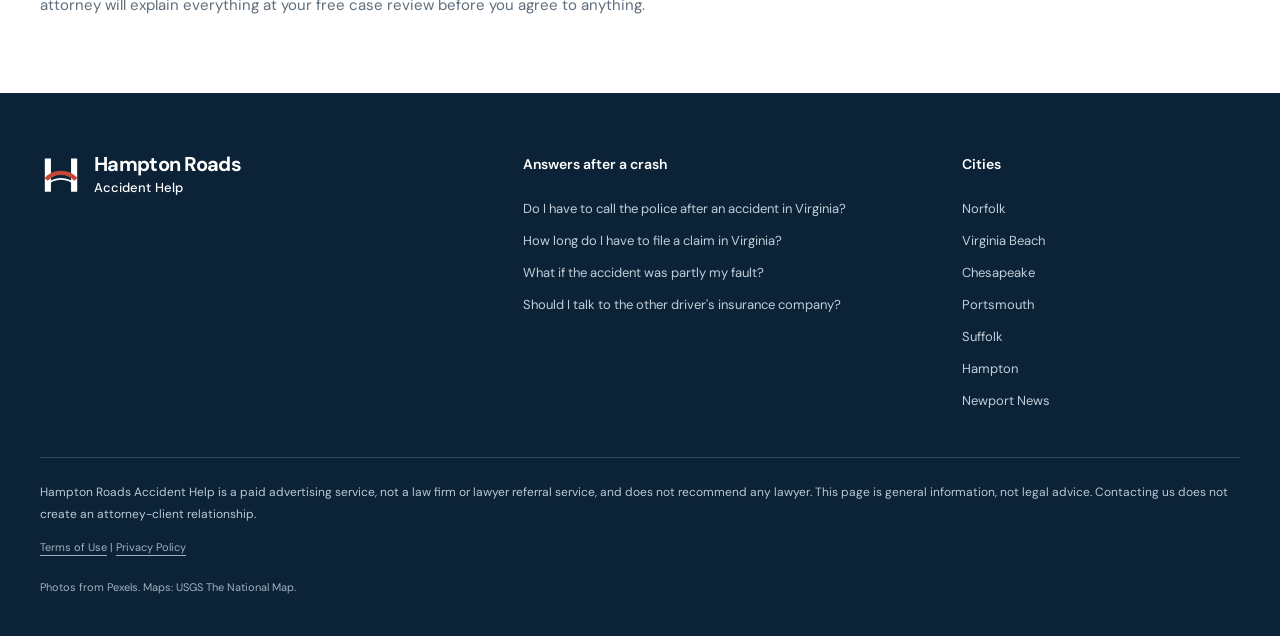
<file: after-a-car-accident-in-hampton.html>
<!doctype html>
<html lang="en"><head><meta charset="utf-8"><meta name="viewport" content="width=device-width, initial-scale=1, viewport-fit=cover">
<title>What to do after a car accident in Hampton | Hampton Roads Accident Help</title><meta name="description" content="Steps to take after a car accident in Hampton, Virginia, and how to get your Hampton police crash report."><meta name="theme-color" content="#112c45">
<link rel="icon" type="image/svg+xml" href="assets/favicon.svg">
<link rel="stylesheet" href="assets/fonts/fonts.css">
<link rel="stylesheet" href="assets/style.css"><link rel="stylesheet" href="assets/map.css">
<script src="assets/form-config.js" defer></script><script src="assets/site.js" defer></script>
</head><body class="guide-page"><a class="skip-link" href="#main">Skip to content</a>
    <header class="site-header"><div class="container header-inner"><a class="brand" href="index.html" aria-label="Hampton Roads Accident Help home"><svg class="brand-mark" viewBox="0 0 48 48" fill="none" aria-hidden="true"><path d="M9 5v38M39 5v38" stroke="currentColor" stroke-width="7"/><path d="M7 29c9-10 25-10 34 0" stroke="#c44736" stroke-width="5"/><path d="M7 36c9-10 25-10 34 0" stroke="currentColor" stroke-width="2"/></svg><span><span class="brand-top">Hampton Roads</span> <span class="brand-bottom">Accident Help</span></span></a>
      <nav class="desktop-nav" aria-label="Main navigation"><a href="index.html#how-it-works">How it works</a><a href="index.html#answers">After an accident</a><a href="index.html#cities">Your city</a></nav>
      <div class="header-actions"><a class="btn btn-small btn-dark" href="#review" data-review-link>Free case review<svg class="icon " viewBox="0 0 24 24" fill="none" stroke="currentColor" stroke-width="1.6" stroke-linecap="round" stroke-linejoin="round" aria-hidden="true"><path d="M5 12h14M13 6l6 6-6 6"/></svg></a><button class="menu-toggle" type="button" data-menu-toggle aria-expanded="false" aria-controls="mobile-menu" aria-label="Open navigation"><svg class="icon " viewBox="0 0 24 24" fill="none" stroke="currentColor" stroke-width="1.6" stroke-linecap="round" stroke-linejoin="round" aria-hidden="true"><path d="M4 8h16M4 16h16"/></svg></button></div>
    </div><nav id="mobile-menu" class="mobile-menu" aria-label="Mobile navigation" hidden><a href="index.html#how-it-works">How it works</a><a href="index.html#answers">After an accident</a><a href="index.html#cities">Your city</a></nav></header><main id="main"><section class="guide-hero"><div class="container"><nav class="crumb" aria-label="Breadcrumb"><a href="index.html">Home</a><span aria-hidden="true">/</span><span>Hampton</span></nav><div class="guide-hero-grid"><div class="guide-copy"><h1>What to do after a car accident in Hampton</h1><div class="short"><b>Short answer</b><p>Stop, check for injuries and call 911 if anyone is hurt. Swap names, license and insurance info with the other driver, but don't admit fault or talk about who caused it. Get checked by a doctor right away, then get your Hampton police crash report. Don't talk to the other driver's insurance company.</p></div><a class="text-link" href="#guide-content">Read the guide<svg class="icon " viewBox="0 0 24 24" fill="none" stroke="currentColor" stroke-width="1.6" stroke-linecap="round" stroke-linejoin="round" aria-hidden="true"><path d="M5 12h14M13 6l6 6-6 6"/></svg></a></div><div class="guide-hero-media"><figure class="hr-map" aria-label="Map of Hampton Roads">
  <div class="hr-map__canvas">
    <svg class="hr-map__svg" viewBox="380 780 1240 780" role="img" aria-labelledby="hr-map-title hr-map-desc">
      <title id="hr-map-title">Hampton Roads, Virginia</title>
      <desc id="hr-map-desc">A map of Hampton Roads showing Norfolk, Virginia Beach, Chesapeake, Portsmouth, Suffolk, Hampton and Newport News.</desc>
      <defs>
        <filter id="hr-map-tone" color-interpolation-filters="sRGB">
          <feColorMatrix type="saturate" values="0.12"/>
          <feComponentTransfer>
            <feFuncR type="linear" slope="0.78" intercept="0.18"/>
            <feFuncG type="linear" slope="0.83" intercept="0.16"/>
            <feFuncB type="linear" slope="0.87" intercept="0.14"/>
          </feComponentTransfer>
        </filter>
      </defs>
      <image href="img/map-hr.jpg" width="1719" height="1642" filter="url(#hr-map-tone)"/>
      <g class="hr-map__north" transform="translate(1550 850)" aria-hidden="true">
        <text x="0" y="-17" text-anchor="middle">N</text>
        <path d="M0 0L-10 29L0 22L10 29Z"/>
        <path d="M0 22V43"/>
      </g>
      <g class="hr-map__place is-current" data-city="hampton">
        <path class="hr-map__leader" d="M924 897L988 863"/>
        <circle class="hr-map__pin" cx="924" cy="897" r="9"/>
        <text x="1078.5" y="852" dominant-baseline="middle" text-anchor="middle">Hampton</text>
      </g>
      <g class="hr-map__place" data-city="newport-news">
        <path class="hr-map__leader" d="M786 970L732 1012"/>
        <circle class="hr-map__pin" cx="786" cy="970" r="9"/>
        <text x="614" y="1024" dominant-baseline="middle" text-anchor="middle">Newport News</text>
      </g>
      <g class="hr-map__place" data-city="norfolk">
        <path class="hr-map__leader" d="M1012 1231L1085 1139"/>
        <circle class="hr-map__pin" cx="1012" cy="1231" r="9"/>
        <text x="1128" y="1122" dominant-baseline="middle" text-anchor="middle">Norfolk</text>
      </g>
      <g class="hr-map__place" data-city="portsmouth">
        <path class="hr-map__leader" d="M993 1251L879 1251"/>
        <circle class="hr-map__pin" cx="993" cy="1251" r="9"/>
        <text x="736.5" y="1251" dominant-baseline="middle" text-anchor="middle">Portsmouth</text>
      </g>
      <g class="hr-map__place" data-city="virginia-beach">
        <path class="hr-map__leader" d="M1384 1238L1384 1283"/>
        <circle class="hr-map__pin" cx="1384" cy="1238" r="9"/>
        <text x="1384" y="1313" dominant-baseline="middle" text-anchor="middle">Virginia Beach</text>
      </g>
      <g class="hr-map__place" data-city="suffolk">
        <path class="hr-map__leader" d="M577 1446L577 1391"/>
        <circle class="hr-map__pin" cx="577" cy="1446" r="9"/>
        <text x="577" y="1366" dominant-baseline="middle" text-anchor="middle">Suffolk</text>
      </g>
      <g class="hr-map__place" data-city="chesapeake">
        <path class="hr-map__leader" d="M1075 1463L1170 1463"/>
        <circle class="hr-map__pin" cx="1075" cy="1463" r="9"/>
        <text x="1318.5" y="1463" dominant-baseline="middle" text-anchor="middle">Chesapeake</text>
      </g>
    </svg>
  </div>
  <figcaption class="hr-map__caption"><span>Hampton Roads, Virginia</span><span class="hr-map__source">USGS The National Map</span></figcaption>
</figure>
</div></div></div></section>
    <div class="container article-layout" id="guide"><aside class="side"><section class="review-card" id="review" aria-labelledby="review-title">
      <div class="review-heading">
      <h2 id="review-title" tabindex="-1">Your free case review</h2>
      <p class="form-sub">Answer a few quick questions. They call you. You decide.</p>
      <div class="form-progress"><span data-step-number>Step 1 of 2</span><span class="progress-track" aria-hidden="true"><span data-progress></span></span></div>
      </div>
      <form data-review-form id="case-review-form" novalidate onsubmit="return false">
        <div data-form-step="1" class="contact-fields">
          <div class="field-group">
          <label class="field-label" for="full-name">Your name</label>
          <div class="field-wrap"><svg class="icon " viewBox="0 0 24 24" fill="none" stroke="currentColor" stroke-width="1.6" stroke-linecap="round" stroke-linejoin="round" aria-hidden="true"><circle cx="12" cy="8" r="3.5"/><path d="M5 21v-2a7 7 0 0 1 14 0v2"/></svg><input id="full-name" type="text" name="name" placeholder="Full name" autocomplete="name" maxlength="150" required></div>
          </div><div class="field-group">
          <label class="field-label" for="phone-number">Best phone number</label>
          <div class="field-wrap"><svg class="icon " viewBox="0 0 24 24" fill="none" stroke="currentColor" stroke-width="1.6" stroke-linecap="round" stroke-linejoin="round" aria-hidden="true"><path d="M8 3H5a2 2 0 0 0-2 2c0 8.8 7.2 16 16 16a2 2 0 0 0 2-2v-3l-5-2-2 2a14 14 0 0 1-6-6l2-2-2-5Z"/></svg><input id="phone-number" type="tel" name="phone" placeholder="Phone number" autocomplete="tel" inputmode="tel" maxlength="40" required></div>
          </div><div class="field-group">
          <label class="field-label" for="email-address">Email <span class="field-optional">(optional)</span></label>
          <div class="field-wrap"><svg class="icon " viewBox="0 0 24 24" fill="none" stroke="currentColor" stroke-width="1.6" stroke-linecap="round" stroke-linejoin="round" aria-hidden="true"><rect x="3" y="5" width="18" height="14" rx="2"/><path d="m3 7 9 6 9-6"/></svg><input id="email-address" type="email" name="email" placeholder="Email for your confirmation" autocomplete="email" inputmode="email" maxlength="254"></div>
          </div><div class="form-next">
          <button class="btn btn-full" type="button" data-next>Next<svg class="icon " viewBox="0 0 24 24" fill="none" stroke="currentColor" stroke-width="1.6" stroke-linecap="round" stroke-linejoin="round" aria-hidden="true"><path d="M5 12h14M13 6l6 6-6 6"/></svg></button>
          </div>
        </div>
        <div data-form-step="2" hidden>
          <fieldset data-question><legend>When was the accident?</legend><div class="choices choices-4"><label class="choice"><input type="radio" name="when" value="This week" required><span>This week</span></label><label class="choice"><input type="radio" name="when" value="This month" required><span>This month</span></label><label class="choice"><input type="radio" name="when" value="1 to 6 months" required><span>1 to 6 months</span></label><label class="choice"><input type="radio" name="when" value="Longer" required><span>Longer</span></label></div></fieldset><fieldset data-question><legend>Were you hurt?</legend><div class="choices choices-3"><label class="choice"><input type="radio" name="hurt" value="Yes" required><span>Yes</span></label><label class="choice"><input type="radio" name="hurt" value="Not sure" required><span>Not sure</span></label><label class="choice"><input type="radio" name="hurt" value="No" required><span>No</span></label></div></fieldset><fieldset data-question><legend>Whose fault was it?</legend><div class="choices choices-3"><label class="choice"><input type="radio" name="fault" value="The other driver" required><span>The other driver</span></label><label class="choice"><input type="radio" name="fault" value="Not sure" required><span>Not sure</span></label></div></fieldset><fieldset data-question><legend>Do you already have a lawyer?</legend><div class="choices choices-2"><label class="choice"><input type="radio" name="lawyer" value="No" required><span>No</span></label><label class="choice"><input type="radio" name="lawyer" value="Yes" required><span>Yes</span></label></div></fieldset>
          <label class="consent"><input type="checkbox" name="consent" required><span data-consent-text>Hampton Roads Accident Help and a participating local injury law firm may call, text (including automated texts) or email me about this. Not required to get help. Reply STOP to opt out.</span></label>
          <button class="btn btn-full" type="submit">Get my free review<svg class="icon " viewBox="0 0 24 24" fill="none" stroke="currentColor" stroke-width="1.6" stroke-linecap="round" stroke-linejoin="round" aria-hidden="true"><path d="M5 12h14M13 6l6 6-6 6"/></svg></button>
          <button type="button" class="back" data-back>Back</button>
        </div>
        <p class="form-error" data-form-error role="alert" hidden></p>
        <div class="form-status" data-form-status role="status" hidden></div>
      </form>
      <div class="review-details"><noscript><p class="preview-notice">Please enable JavaScript to use this preview form. Your information has not been sent.</p></noscript>
      <p class="preview-notice" data-preview-notice>Preview only. This form does not send your information.</p>
      <p class="fine form-fine">Hampton Roads Accident Help is a paid advertising service, not a law firm or lawyer referral service, and does not recommend any lawyer. This page is general information, not legal advice. Contacting us does not create an attorney-client relationship.</p>
      </div>
    </section><div class="side-process"><h2>What happens next</h2><ol class="mini"><li>You answer 6 quick questions.</li><li>A local injury attorney looks it over.</li><li>They call you. You decide.</li></ol></div></aside><article class="art" id="guide-content"><nav class="on-this-page" aria-label="On this page"><h2>On this page</h2><a href="#guide-section-1">Right after the crash, in this order<svg class="icon " viewBox="0 0 24 24" fill="none" stroke="currentColor" stroke-width="1.6" stroke-linecap="round" stroke-linejoin="round" aria-hidden="true"><path d="M5 12h14M13 6l6 6-6 6"/></svg></a><a href="#guide-donts">What not to do<svg class="icon " viewBox="0 0 24 24" fill="none" stroke="currentColor" stroke-width="1.6" stroke-linecap="round" stroke-linejoin="round" aria-hidden="true"><path d="M5 12h14M13 6l6 6-6 6"/></svg></a><a href="#guide-section-2">Getting your crash report in Hampton<svg class="icon " viewBox="0 0 24 24" fill="none" stroke="currentColor" stroke-width="1.6" stroke-linecap="round" stroke-linejoin="round" aria-hidden="true"><path d="M5 12h14M13 6l6 6-6 6"/></svg></a><a href="#guide-section-3">If a city vehicle hit you<svg class="icon " viewBox="0 0 24 24" fill="none" stroke="currentColor" stroke-width="1.6" stroke-linecap="round" stroke-linejoin="round" aria-hidden="true"><path d="M5 12h14M13 6l6 6-6 6"/></svg></a></nav>

<a class="btn" href="#review" data-review-link>Get a free case review<svg class="icon " viewBox="0 0 24 24" fill="none" stroke="currentColor" stroke-width="1.6" stroke-linecap="round" stroke-linejoin="round" aria-hidden="true"><path d="M5 12h14M13 6l6 6-6 6"/></svg></a>
<p class="fine">Hampton Roads Accident Help is a paid advertising service, not a law firm or lawyer referral service, and does not recommend any lawyer. This page is general information, not legal advice. Contacting us does not create an attorney-client relationship.</p>
<h2 id="guide-section-1">Right after the crash, in this order</h2>
<ol>
<li><b>Stop and call 911 if anyone is hurt.</b> Virginia law says police must be told right away when someone is injured or killed. Even if it seems minor, call the police so there is a report.</li>
<li><b>Give and get information.</b> Your name, address, driver's license number and vehicle registration. Help anyone who is hurt get medical care.</li>
<li><b>Take photos</b> of the cars, the road and any injuries, and get the names and numbers of witnesses.</li>
<li><b>See a doctor right away</b>, even if you feel fine. Some injuries show up days later, and a gap between the crash and your first visit is something insurance companies use against you.</li>
<li><b>Get the crash report</b> (details below).</li>
</ol>
<p class="src">Where this comes from: <a href="https://law.lis.virginia.gov/vacode/46.2-371/">Va. Code § 46.2-371</a>, <a href="https://law.lis.virginia.gov/vacode/46.2-894/">Va. Code § 46.2-894</a></p>
<h2 id="guide-donts">What not to do</h2>
<ul><li><b>Don't admit fault or apologize</b> at the scene, to the other driver, or to anyone else. Stick to the facts.</li><li><b>Don't talk to the other driver's insurance company.</b> Don't give them a recorded statement.</li><li><b>Don't sign anything or accept a quick offer.</b> Once you sign a release, you usually can't ask for more.</li><li><b>Don't post about the crash or your injuries online.</b> Insurance companies look.</li><li><b>Don't skip or stop medical care.</b> Follow your doctor's plan, and keep every bill, receipt and note about missed work.</li></ul>
<h2 id="guide-section-2">Getting your crash report in Hampton</h2>
<ul class="office"><li>Hampton Police Central Records Unit</li><li>Open Monday to Friday, 8am to 5pm. Bring a photo ID.</li><li><a href="tel:+17577276540">757-727-6540</a></li><li>Fee: $10</li></ul>
<p class="src">Where this comes from: <a href="https://www.hampton.gov/742/Fees-Services">source</a></p>
<p><b>If the crash was on the interstate</b> (I-64, I-264, I-664 and others), Virginia State Police usually handle it. Their reports come from the Virginia DMV: use form CRD 93, $8 (refunded if no report is found), by mail, fax or at any DMV office.</p>
<p class="src">Where this comes from: <a href="https://www.dmv.virginia.gov/records/request-police-crash-report">source</a>, <a href="https://vsp.virginia.gov/state-police-report/">source</a></p>
<h2 id="guide-section-3">If a city vehicle hit you</h2>
<p>If the other vehicle belonged to the City of Hampton (a city truck or bus, for example), Virginia law says you generally must give the city written notice of your claim within 6 months. That is much shorter than the usual 2 years.</p>
<p class="src">Where this comes from: <a href="https://law.lis.virginia.gov/vacode/15.2-209/">Va. Code § 15.2-209</a></p>
<a class="btn" href="#review" data-review-link>Get a free case review<svg class="icon " viewBox="0 0 24 24" fill="none" stroke="currentColor" stroke-width="1.6" stroke-linecap="round" stroke-linejoin="round" aria-hidden="true"><path d="M5 12h14M13 6l6 6-6 6"/></svg></a>
</article></div></main><section class="closing"><div class="container closing-inner"><div><h2>Not sure if you have a case?</h2><p>A free case review can tell you where you stand. No obligation.</p><p class="fee-note"><strong>No money to start. You pay no attorney fee unless you win your case.</strong> Fee terms, including who covers case costs, depend on the law firm and your case. The attorney will explain everything at your free case review before you agree to anything.</p></div><a class="btn" href="#review" data-review-link>Get a free case review<svg class="icon " viewBox="0 0 24 24" fill="none" stroke="currentColor" stroke-width="1.6" stroke-linecap="round" stroke-linejoin="round" aria-hidden="true"><path d="M5 12h14M13 6l6 6-6 6"/></svg></a></div></section><footer class="foot"><div class="container"><a class="brand" href="index.html" aria-label="Hampton Roads Accident Help home"><svg class="brand-mark" viewBox="0 0 48 48" fill="none" aria-hidden="true"><path d="M9 5v38M39 5v38" stroke="currentColor" stroke-width="7"/><path d="M7 29c9-10 25-10 34 0" stroke="#c44736" stroke-width="5"/><path d="M7 36c9-10 25-10 34 0" stroke="currentColor" stroke-width="2"/></svg><span><span class="brand-top">Hampton Roads</span> <span class="brand-bottom">Accident Help</span></span></a><div class="fcols"><div><p class="fh">Answers after a crash</p><ul><li><a href="do-i-have-to-call-police.html">Do I have to call the police after an accident in Virginia?</a></li><li><a href="how-long-to-file.html">How long do I have to file a claim in Virginia?</a></li><li><a href="partly-my-fault.html">What if the accident was partly my fault?</a></li><li><a href="other-drivers-insurance.html">Should I talk to the other driver's insurance company?</a></li></ul></div><div><p class="fh">Cities</p><ul><li><a href="after-a-car-accident-in-norfolk.html">Norfolk</a></li><li><a href="after-a-car-accident-in-virginia-beach.html">Virginia Beach</a></li><li><a href="after-a-car-accident-in-chesapeake.html">Chesapeake</a></li><li><a href="after-a-car-accident-in-portsmouth.html">Portsmouth</a></li><li><a href="after-a-car-accident-in-suffolk.html">Suffolk</a></li><li><a href="after-a-car-accident-in-hampton.html">Hampton</a></li><li><a href="after-a-car-accident-in-newport-news.html">Newport News</a></li></ul></div></div>
<p class="fine">Hampton Roads Accident Help is a paid advertising service, not a law firm or lawyer referral service, and does not recommend any lawyer. This page is general information, not legal advice. Contacting us does not create an attorney-client relationship.</p><p class="credit"><a href="terms.html">Terms of Use</a> | <a href="privacy.html">Privacy Policy</a></p><p class="credit">Photos from Pexels. Maps: USGS The National Map.</p></div></footer><div class="mobile-cta"><span>Free case review.<br><small>No obligation.</small></span><a class="btn btn-dark" href="#review" data-review-link>Start here<svg class="icon " viewBox="0 0 24 24" fill="none" stroke="currentColor" stroke-width="1.6" stroke-linecap="round" stroke-linejoin="round" aria-hidden="true"><path d="M5 12h14M13 6l6 6-6 6"/></svg></a></div></body></html>
</file>
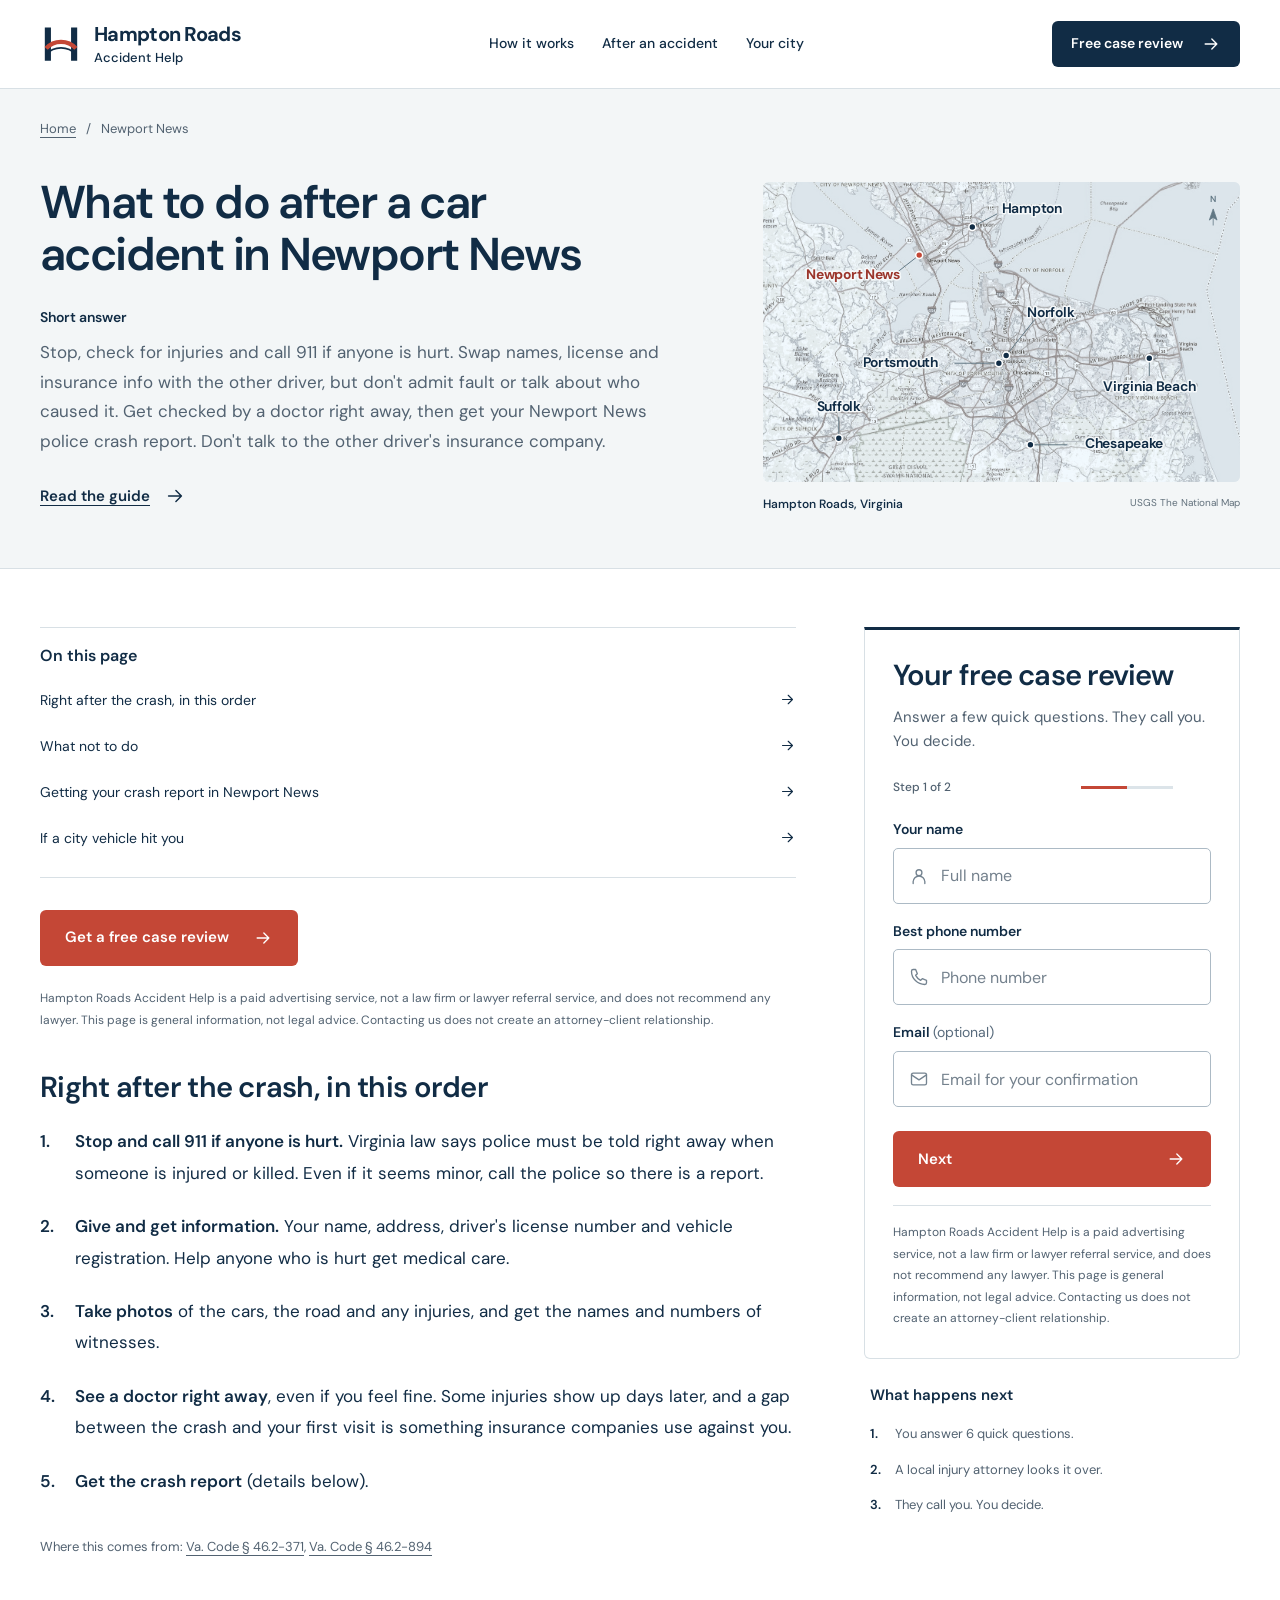
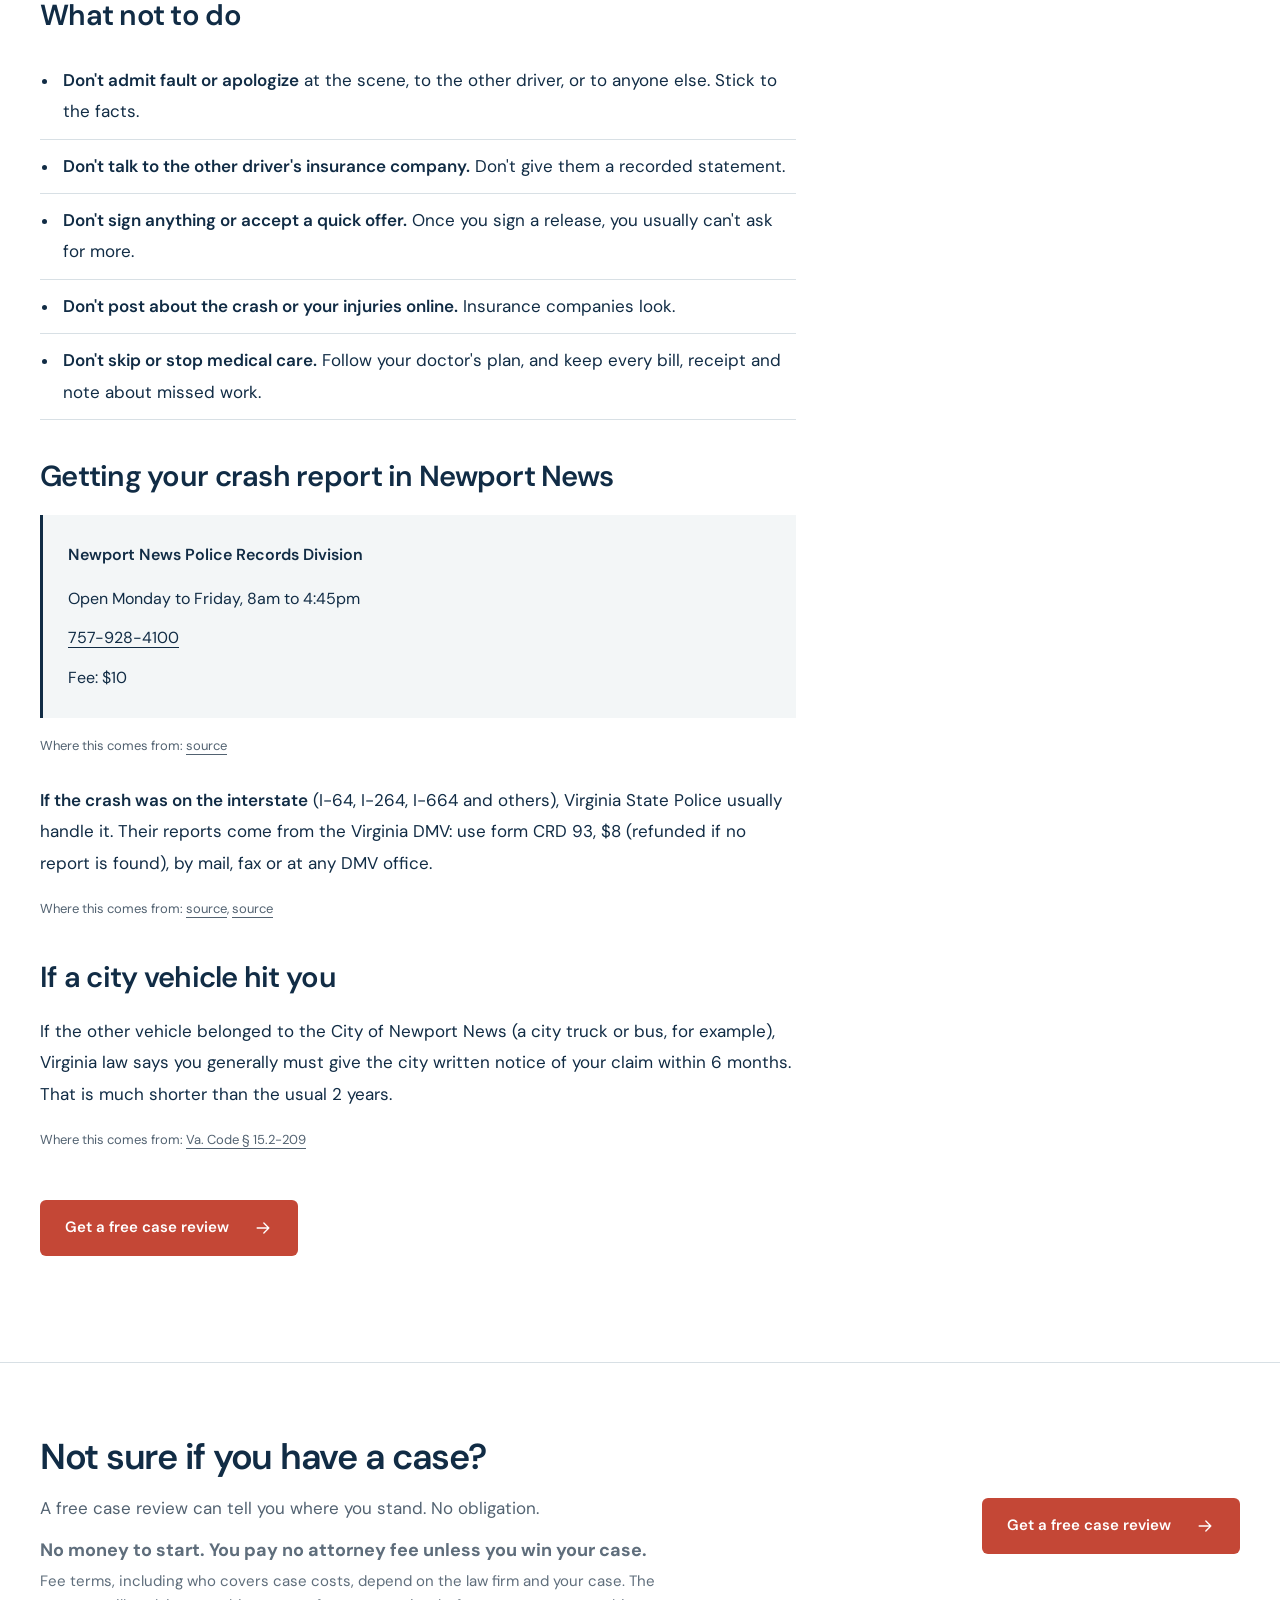
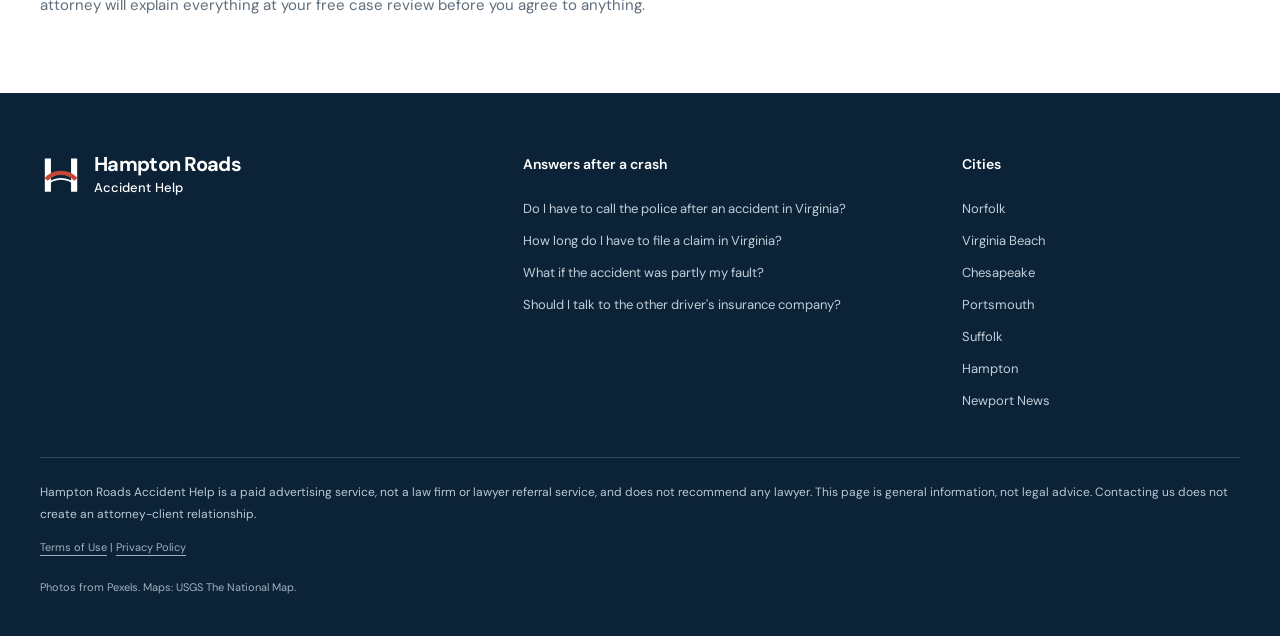
<file: after-a-car-accident-in-newport-news.html>
<!doctype html>
<html lang="en"><head><meta charset="utf-8"><meta name="viewport" content="width=device-width, initial-scale=1, viewport-fit=cover">
<title>What to do after a car accident in Newport News | Hampton Roads Accident Help</title><meta name="description" content="Steps to take after a car accident in Newport News, Virginia, and how to get your Newport News police crash report."><meta name="theme-color" content="#112c45">
<link rel="icon" type="image/svg+xml" href="assets/favicon.svg">
<link rel="stylesheet" href="assets/fonts/fonts.css">
<link rel="stylesheet" href="assets/style.css"><link rel="stylesheet" href="assets/map.css">
<script src="assets/form-config.js" defer></script><script src="assets/site.js" defer></script>
</head><body class="guide-page"><a class="skip-link" href="#main">Skip to content</a>
    <header class="site-header"><div class="container header-inner"><a class="brand" href="index.html" aria-label="Hampton Roads Accident Help home"><svg class="brand-mark" viewBox="0 0 48 48" fill="none" aria-hidden="true"><path d="M9 5v38M39 5v38" stroke="currentColor" stroke-width="7"/><path d="M7 29c9-10 25-10 34 0" stroke="#c44736" stroke-width="5"/><path d="M7 36c9-10 25-10 34 0" stroke="currentColor" stroke-width="2"/></svg><span><span class="brand-top">Hampton Roads</span> <span class="brand-bottom">Accident Help</span></span></a>
      <nav class="desktop-nav" aria-label="Main navigation"><a href="index.html#how-it-works">How it works</a><a href="index.html#answers">After an accident</a><a href="index.html#cities">Your city</a></nav>
      <div class="header-actions"><a class="btn btn-small btn-dark" href="#review" data-review-link>Free case review<svg class="icon " viewBox="0 0 24 24" fill="none" stroke="currentColor" stroke-width="1.6" stroke-linecap="round" stroke-linejoin="round" aria-hidden="true"><path d="M5 12h14M13 6l6 6-6 6"/></svg></a><button class="menu-toggle" type="button" data-menu-toggle aria-expanded="false" aria-controls="mobile-menu" aria-label="Open navigation"><svg class="icon " viewBox="0 0 24 24" fill="none" stroke="currentColor" stroke-width="1.6" stroke-linecap="round" stroke-linejoin="round" aria-hidden="true"><path d="M4 8h16M4 16h16"/></svg></button></div>
    </div><nav id="mobile-menu" class="mobile-menu" aria-label="Mobile navigation" hidden><a href="index.html#how-it-works">How it works</a><a href="index.html#answers">After an accident</a><a href="index.html#cities">Your city</a></nav></header><main id="main"><section class="guide-hero"><div class="container"><nav class="crumb" aria-label="Breadcrumb"><a href="index.html">Home</a><span aria-hidden="true">/</span><span>Newport News</span></nav><div class="guide-hero-grid"><div class="guide-copy"><h1>What to do after a car accident in Newport News</h1><div class="short"><b>Short answer</b><p>Stop, check for injuries and call 911 if anyone is hurt. Swap names, license and insurance info with the other driver, but don't admit fault or talk about who caused it. Get checked by a doctor right away, then get your Newport News police crash report. Don't talk to the other driver's insurance company.</p></div><a class="text-link" href="#guide-content">Read the guide<svg class="icon " viewBox="0 0 24 24" fill="none" stroke="currentColor" stroke-width="1.6" stroke-linecap="round" stroke-linejoin="round" aria-hidden="true"><path d="M5 12h14M13 6l6 6-6 6"/></svg></a></div><div class="guide-hero-media"><figure class="hr-map" aria-label="Map of Hampton Roads">
  <div class="hr-map__canvas">
    <svg class="hr-map__svg" viewBox="380 780 1240 780" role="img" aria-labelledby="hr-map-title hr-map-desc">
      <title id="hr-map-title">Hampton Roads, Virginia</title>
      <desc id="hr-map-desc">A map of Hampton Roads showing Norfolk, Virginia Beach, Chesapeake, Portsmouth, Suffolk, Hampton and Newport News.</desc>
      <defs>
        <filter id="hr-map-tone" color-interpolation-filters="sRGB">
          <feColorMatrix type="saturate" values="0.12"/>
          <feComponentTransfer>
            <feFuncR type="linear" slope="0.78" intercept="0.18"/>
            <feFuncG type="linear" slope="0.83" intercept="0.16"/>
            <feFuncB type="linear" slope="0.87" intercept="0.14"/>
          </feComponentTransfer>
        </filter>
      </defs>
      <image href="img/map-hr.jpg" width="1719" height="1642" filter="url(#hr-map-tone)"/>
      <g class="hr-map__north" transform="translate(1550 850)" aria-hidden="true">
        <text x="0" y="-17" text-anchor="middle">N</text>
        <path d="M0 0L-10 29L0 22L10 29Z"/>
        <path d="M0 22V43"/>
      </g>
      <g class="hr-map__place" data-city="hampton">
        <path class="hr-map__leader" d="M924 897L988 863"/>
        <circle class="hr-map__pin" cx="924" cy="897" r="9"/>
        <text x="1078.5" y="852" dominant-baseline="middle" text-anchor="middle">Hampton</text>
      </g>
      <g class="hr-map__place is-current" data-city="newport-news">
        <path class="hr-map__leader" d="M786 970L732 1012"/>
        <circle class="hr-map__pin" cx="786" cy="970" r="9"/>
        <text x="614" y="1024" dominant-baseline="middle" text-anchor="middle">Newport News</text>
      </g>
      <g class="hr-map__place" data-city="norfolk">
        <path class="hr-map__leader" d="M1012 1231L1085 1139"/>
        <circle class="hr-map__pin" cx="1012" cy="1231" r="9"/>
        <text x="1128" y="1122" dominant-baseline="middle" text-anchor="middle">Norfolk</text>
      </g>
      <g class="hr-map__place" data-city="portsmouth">
        <path class="hr-map__leader" d="M993 1251L879 1251"/>
        <circle class="hr-map__pin" cx="993" cy="1251" r="9"/>
        <text x="736.5" y="1251" dominant-baseline="middle" text-anchor="middle">Portsmouth</text>
      </g>
      <g class="hr-map__place" data-city="virginia-beach">
        <path class="hr-map__leader" d="M1384 1238L1384 1283"/>
        <circle class="hr-map__pin" cx="1384" cy="1238" r="9"/>
        <text x="1384" y="1313" dominant-baseline="middle" text-anchor="middle">Virginia Beach</text>
      </g>
      <g class="hr-map__place" data-city="suffolk">
        <path class="hr-map__leader" d="M577 1446L577 1391"/>
        <circle class="hr-map__pin" cx="577" cy="1446" r="9"/>
        <text x="577" y="1366" dominant-baseline="middle" text-anchor="middle">Suffolk</text>
      </g>
      <g class="hr-map__place" data-city="chesapeake">
        <path class="hr-map__leader" d="M1075 1463L1170 1463"/>
        <circle class="hr-map__pin" cx="1075" cy="1463" r="9"/>
        <text x="1318.5" y="1463" dominant-baseline="middle" text-anchor="middle">Chesapeake</text>
      </g>
    </svg>
  </div>
  <figcaption class="hr-map__caption"><span>Hampton Roads, Virginia</span><span class="hr-map__source">USGS The National Map</span></figcaption>
</figure>
</div></div></div></section>
    <div class="container article-layout" id="guide"><aside class="side"><section class="review-card" id="review" aria-labelledby="review-title">
      <div class="review-heading">
      <h2 id="review-title" tabindex="-1">Your free case review</h2>
      <p class="form-sub">Answer a few quick questions. They call you. You decide.</p>
      <div class="form-progress"><span data-step-number>Step 1 of 2</span><span class="progress-track" aria-hidden="true"><span data-progress></span></span></div>
      </div>
      <form data-review-form id="case-review-form" novalidate onsubmit="return false">
        <div data-form-step="1" class="contact-fields">
          <div class="field-group">
          <label class="field-label" for="full-name">Your name</label>
          <div class="field-wrap"><svg class="icon " viewBox="0 0 24 24" fill="none" stroke="currentColor" stroke-width="1.6" stroke-linecap="round" stroke-linejoin="round" aria-hidden="true"><circle cx="12" cy="8" r="3.5"/><path d="M5 21v-2a7 7 0 0 1 14 0v2"/></svg><input id="full-name" type="text" name="name" placeholder="Full name" autocomplete="name" maxlength="150" required></div>
          </div><div class="field-group">
          <label class="field-label" for="phone-number">Best phone number</label>
          <div class="field-wrap"><svg class="icon " viewBox="0 0 24 24" fill="none" stroke="currentColor" stroke-width="1.6" stroke-linecap="round" stroke-linejoin="round" aria-hidden="true"><path d="M8 3H5a2 2 0 0 0-2 2c0 8.8 7.2 16 16 16a2 2 0 0 0 2-2v-3l-5-2-2 2a14 14 0 0 1-6-6l2-2-2-5Z"/></svg><input id="phone-number" type="tel" name="phone" placeholder="Phone number" autocomplete="tel" inputmode="tel" maxlength="40" required></div>
          </div><div class="field-group">
          <label class="field-label" for="email-address">Email <span class="field-optional">(optional)</span></label>
          <div class="field-wrap"><svg class="icon " viewBox="0 0 24 24" fill="none" stroke="currentColor" stroke-width="1.6" stroke-linecap="round" stroke-linejoin="round" aria-hidden="true"><rect x="3" y="5" width="18" height="14" rx="2"/><path d="m3 7 9 6 9-6"/></svg><input id="email-address" type="email" name="email" placeholder="Email for your confirmation" autocomplete="email" inputmode="email" maxlength="254"></div>
          </div><div class="form-next">
          <button class="btn btn-full" type="button" data-next>Next<svg class="icon " viewBox="0 0 24 24" fill="none" stroke="currentColor" stroke-width="1.6" stroke-linecap="round" stroke-linejoin="round" aria-hidden="true"><path d="M5 12h14M13 6l6 6-6 6"/></svg></button>
          </div>
        </div>
        <div data-form-step="2" hidden>
          <fieldset data-question><legend>When was the accident?</legend><div class="choices choices-4"><label class="choice"><input type="radio" name="when" value="This week" required><span>This week</span></label><label class="choice"><input type="radio" name="when" value="This month" required><span>This month</span></label><label class="choice"><input type="radio" name="when" value="1 to 6 months" required><span>1 to 6 months</span></label><label class="choice"><input type="radio" name="when" value="Longer" required><span>Longer</span></label></div></fieldset><fieldset data-question><legend>Were you hurt?</legend><div class="choices choices-3"><label class="choice"><input type="radio" name="hurt" value="Yes" required><span>Yes</span></label><label class="choice"><input type="radio" name="hurt" value="Not sure" required><span>Not sure</span></label><label class="choice"><input type="radio" name="hurt" value="No" required><span>No</span></label></div></fieldset><fieldset data-question><legend>Whose fault was it?</legend><div class="choices choices-3"><label class="choice"><input type="radio" name="fault" value="The other driver" required><span>The other driver</span></label><label class="choice"><input type="radio" name="fault" value="Not sure" required><span>Not sure</span></label></div></fieldset><fieldset data-question><legend>Do you already have a lawyer?</legend><div class="choices choices-2"><label class="choice"><input type="radio" name="lawyer" value="No" required><span>No</span></label><label class="choice"><input type="radio" name="lawyer" value="Yes" required><span>Yes</span></label></div></fieldset>
          <label class="consent"><input type="checkbox" name="consent" required><span data-consent-text>Hampton Roads Accident Help and a participating local injury law firm may call, text (including automated texts) or email me about this. Not required to get help. Reply STOP to opt out.</span></label>
          <button class="btn btn-full" type="submit">Get my free review<svg class="icon " viewBox="0 0 24 24" fill="none" stroke="currentColor" stroke-width="1.6" stroke-linecap="round" stroke-linejoin="round" aria-hidden="true"><path d="M5 12h14M13 6l6 6-6 6"/></svg></button>
          <button type="button" class="back" data-back>Back</button>
        </div>
        <p class="form-error" data-form-error role="alert" hidden></p>
        <div class="form-status" data-form-status role="status" hidden></div>
      </form>
      <div class="review-details"><noscript><p class="preview-notice">Please enable JavaScript to use this preview form. Your information has not been sent.</p></noscript>
      <p class="preview-notice" data-preview-notice>Preview only. This form does not send your information.</p>
      <p class="fine form-fine">Hampton Roads Accident Help is a paid advertising service, not a law firm or lawyer referral service, and does not recommend any lawyer. This page is general information, not legal advice. Contacting us does not create an attorney-client relationship.</p>
      </div>
    </section><div class="side-process"><h2>What happens next</h2><ol class="mini"><li>You answer 6 quick questions.</li><li>A local injury attorney looks it over.</li><li>They call you. You decide.</li></ol></div></aside><article class="art" id="guide-content"><nav class="on-this-page" aria-label="On this page"><h2>On this page</h2><a href="#guide-section-1">Right after the crash, in this order<svg class="icon " viewBox="0 0 24 24" fill="none" stroke="currentColor" stroke-width="1.6" stroke-linecap="round" stroke-linejoin="round" aria-hidden="true"><path d="M5 12h14M13 6l6 6-6 6"/></svg></a><a href="#guide-donts">What not to do<svg class="icon " viewBox="0 0 24 24" fill="none" stroke="currentColor" stroke-width="1.6" stroke-linecap="round" stroke-linejoin="round" aria-hidden="true"><path d="M5 12h14M13 6l6 6-6 6"/></svg></a><a href="#guide-section-2">Getting your crash report in Newport News<svg class="icon " viewBox="0 0 24 24" fill="none" stroke="currentColor" stroke-width="1.6" stroke-linecap="round" stroke-linejoin="round" aria-hidden="true"><path d="M5 12h14M13 6l6 6-6 6"/></svg></a><a href="#guide-section-3">If a city vehicle hit you<svg class="icon " viewBox="0 0 24 24" fill="none" stroke="currentColor" stroke-width="1.6" stroke-linecap="round" stroke-linejoin="round" aria-hidden="true"><path d="M5 12h14M13 6l6 6-6 6"/></svg></a></nav>

<a class="btn" href="#review" data-review-link>Get a free case review<svg class="icon " viewBox="0 0 24 24" fill="none" stroke="currentColor" stroke-width="1.6" stroke-linecap="round" stroke-linejoin="round" aria-hidden="true"><path d="M5 12h14M13 6l6 6-6 6"/></svg></a>
<p class="fine">Hampton Roads Accident Help is a paid advertising service, not a law firm or lawyer referral service, and does not recommend any lawyer. This page is general information, not legal advice. Contacting us does not create an attorney-client relationship.</p>
<h2 id="guide-section-1">Right after the crash, in this order</h2>
<ol>
<li><b>Stop and call 911 if anyone is hurt.</b> Virginia law says police must be told right away when someone is injured or killed. Even if it seems minor, call the police so there is a report.</li>
<li><b>Give and get information.</b> Your name, address, driver's license number and vehicle registration. Help anyone who is hurt get medical care.</li>
<li><b>Take photos</b> of the cars, the road and any injuries, and get the names and numbers of witnesses.</li>
<li><b>See a doctor right away</b>, even if you feel fine. Some injuries show up days later, and a gap between the crash and your first visit is something insurance companies use against you.</li>
<li><b>Get the crash report</b> (details below).</li>
</ol>
<p class="src">Where this comes from: <a href="https://law.lis.virginia.gov/vacode/46.2-371/">Va. Code § 46.2-371</a>, <a href="https://law.lis.virginia.gov/vacode/46.2-894/">Va. Code § 46.2-894</a></p>
<h2 id="guide-donts">What not to do</h2>
<ul><li><b>Don't admit fault or apologize</b> at the scene, to the other driver, or to anyone else. Stick to the facts.</li><li><b>Don't talk to the other driver's insurance company.</b> Don't give them a recorded statement.</li><li><b>Don't sign anything or accept a quick offer.</b> Once you sign a release, you usually can't ask for more.</li><li><b>Don't post about the crash or your injuries online.</b> Insurance companies look.</li><li><b>Don't skip or stop medical care.</b> Follow your doctor's plan, and keep every bill, receipt and note about missed work.</li></ul>
<h2 id="guide-section-2">Getting your crash report in Newport News</h2>
<ul class="office"><li>Newport News Police Records Division</li><li>Open Monday to Friday, 8am to 4:45pm</li><li><a href="tel:+17579284100">757-928-4100</a></li><li>Fee: $10</li></ul>
<p class="src">Where this comes from: <a href="https://www.nnva.gov/202/Records-Unit">source</a></p>
<p><b>If the crash was on the interstate</b> (I-64, I-264, I-664 and others), Virginia State Police usually handle it. Their reports come from the Virginia DMV: use form CRD 93, $8 (refunded if no report is found), by mail, fax or at any DMV office.</p>
<p class="src">Where this comes from: <a href="https://www.dmv.virginia.gov/records/request-police-crash-report">source</a>, <a href="https://vsp.virginia.gov/state-police-report/">source</a></p>
<h2 id="guide-section-3">If a city vehicle hit you</h2>
<p>If the other vehicle belonged to the City of Newport News (a city truck or bus, for example), Virginia law says you generally must give the city written notice of your claim within 6 months. That is much shorter than the usual 2 years.</p>
<p class="src">Where this comes from: <a href="https://law.lis.virginia.gov/vacode/15.2-209/">Va. Code § 15.2-209</a></p>
<a class="btn" href="#review" data-review-link>Get a free case review<svg class="icon " viewBox="0 0 24 24" fill="none" stroke="currentColor" stroke-width="1.6" stroke-linecap="round" stroke-linejoin="round" aria-hidden="true"><path d="M5 12h14M13 6l6 6-6 6"/></svg></a>
</article></div></main><section class="closing"><div class="container closing-inner"><div><h2>Not sure if you have a case?</h2><p>A free case review can tell you where you stand. No obligation.</p><p class="fee-note"><strong>No money to start. You pay no attorney fee unless you win your case.</strong> Fee terms, including who covers case costs, depend on the law firm and your case. The attorney will explain everything at your free case review before you agree to anything.</p></div><a class="btn" href="#review" data-review-link>Get a free case review<svg class="icon " viewBox="0 0 24 24" fill="none" stroke="currentColor" stroke-width="1.6" stroke-linecap="round" stroke-linejoin="round" aria-hidden="true"><path d="M5 12h14M13 6l6 6-6 6"/></svg></a></div></section><footer class="foot"><div class="container"><a class="brand" href="index.html" aria-label="Hampton Roads Accident Help home"><svg class="brand-mark" viewBox="0 0 48 48" fill="none" aria-hidden="true"><path d="M9 5v38M39 5v38" stroke="currentColor" stroke-width="7"/><path d="M7 29c9-10 25-10 34 0" stroke="#c44736" stroke-width="5"/><path d="M7 36c9-10 25-10 34 0" stroke="currentColor" stroke-width="2"/></svg><span><span class="brand-top">Hampton Roads</span> <span class="brand-bottom">Accident Help</span></span></a><div class="fcols"><div><p class="fh">Answers after a crash</p><ul><li><a href="do-i-have-to-call-police.html">Do I have to call the police after an accident in Virginia?</a></li><li><a href="how-long-to-file.html">How long do I have to file a claim in Virginia?</a></li><li><a href="partly-my-fault.html">What if the accident was partly my fault?</a></li><li><a href="other-drivers-insurance.html">Should I talk to the other driver's insurance company?</a></li></ul></div><div><p class="fh">Cities</p><ul><li><a href="after-a-car-accident-in-norfolk.html">Norfolk</a></li><li><a href="after-a-car-accident-in-virginia-beach.html">Virginia Beach</a></li><li><a href="after-a-car-accident-in-chesapeake.html">Chesapeake</a></li><li><a href="after-a-car-accident-in-portsmouth.html">Portsmouth</a></li><li><a href="after-a-car-accident-in-suffolk.html">Suffolk</a></li><li><a href="after-a-car-accident-in-hampton.html">Hampton</a></li><li><a href="after-a-car-accident-in-newport-news.html">Newport News</a></li></ul></div></div>
<p class="fine">Hampton Roads Accident Help is a paid advertising service, not a law firm or lawyer referral service, and does not recommend any lawyer. This page is general information, not legal advice. Contacting us does not create an attorney-client relationship.</p><p class="credit"><a href="terms.html">Terms of Use</a> | <a href="privacy.html">Privacy Policy</a></p><p class="credit">Photos from Pexels. Maps: USGS The National Map.</p></div></footer><div class="mobile-cta"><span>Free case review.<br><small>No obligation.</small></span><a class="btn btn-dark" href="#review" data-review-link>Start here<svg class="icon " viewBox="0 0 24 24" fill="none" stroke="currentColor" stroke-width="1.6" stroke-linecap="round" stroke-linejoin="round" aria-hidden="true"><path d="M5 12h14M13 6l6 6-6 6"/></svg></a></div></body></html>
</file>
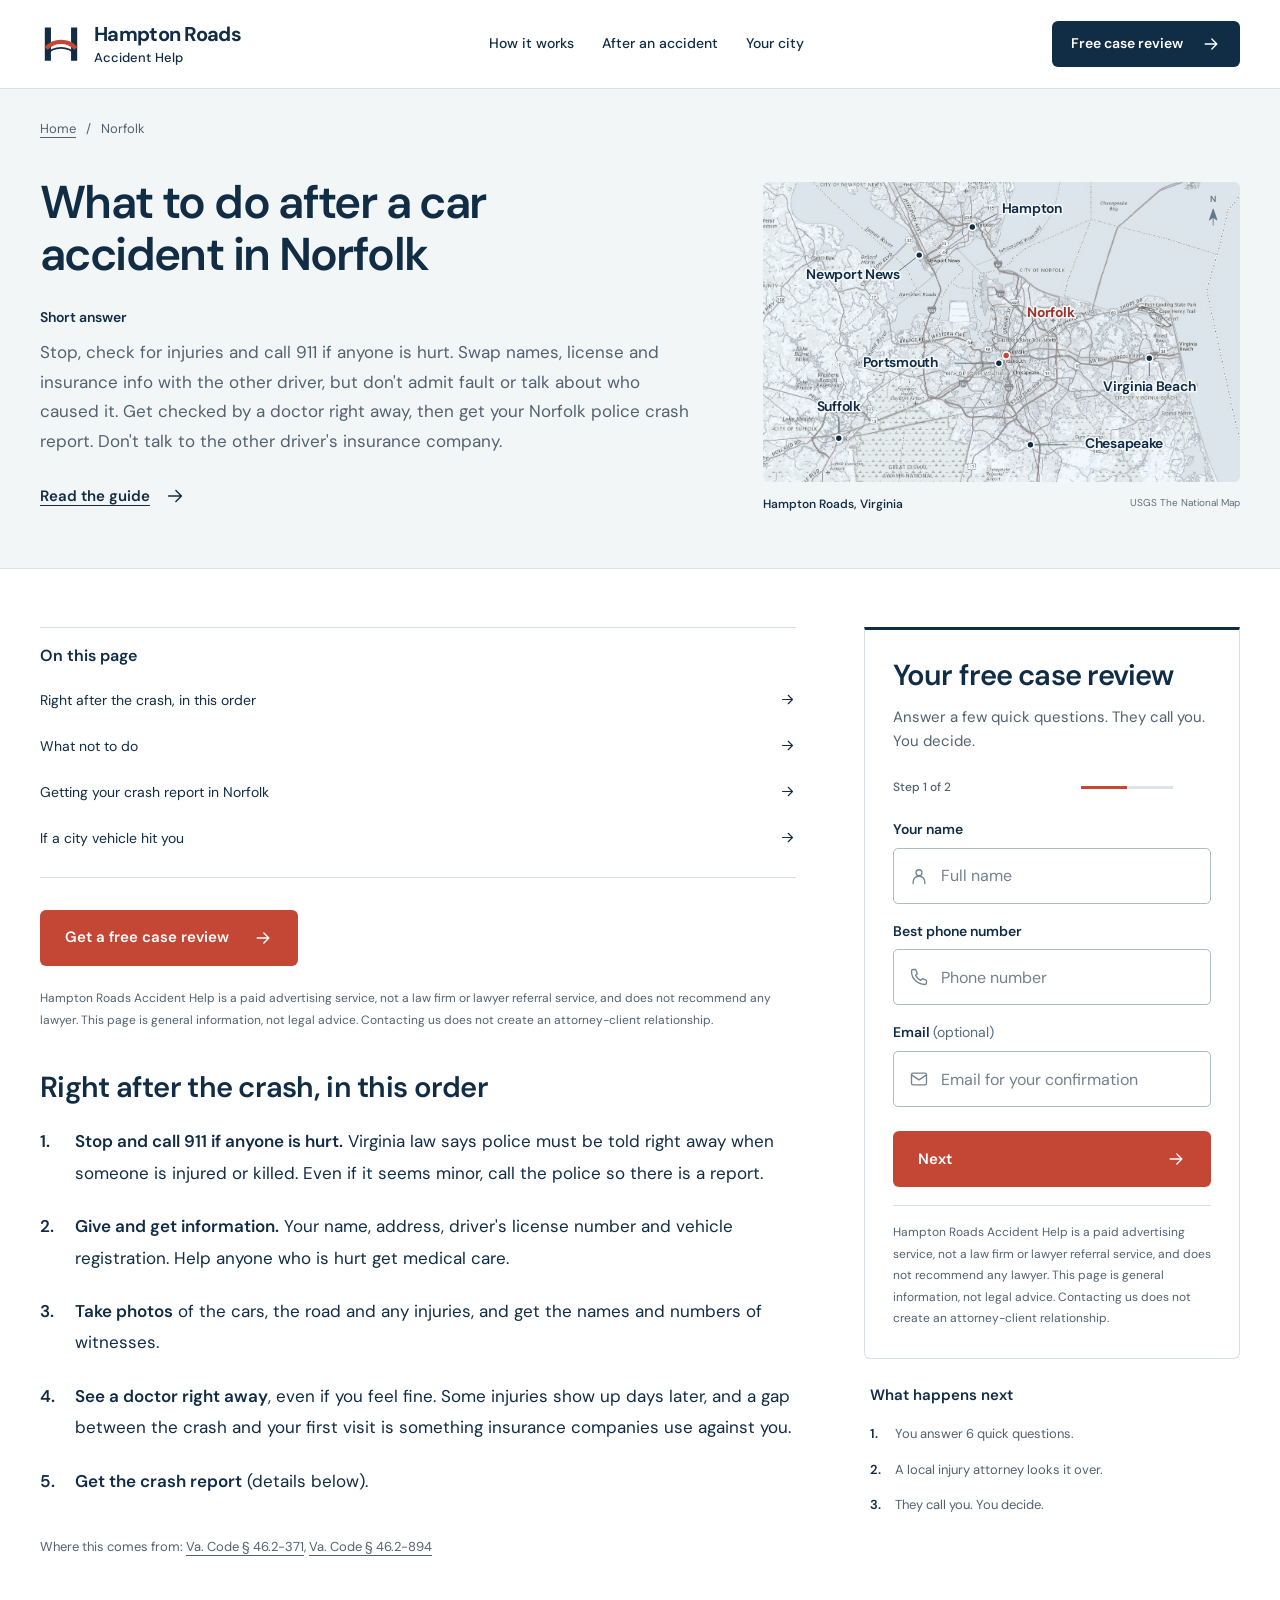
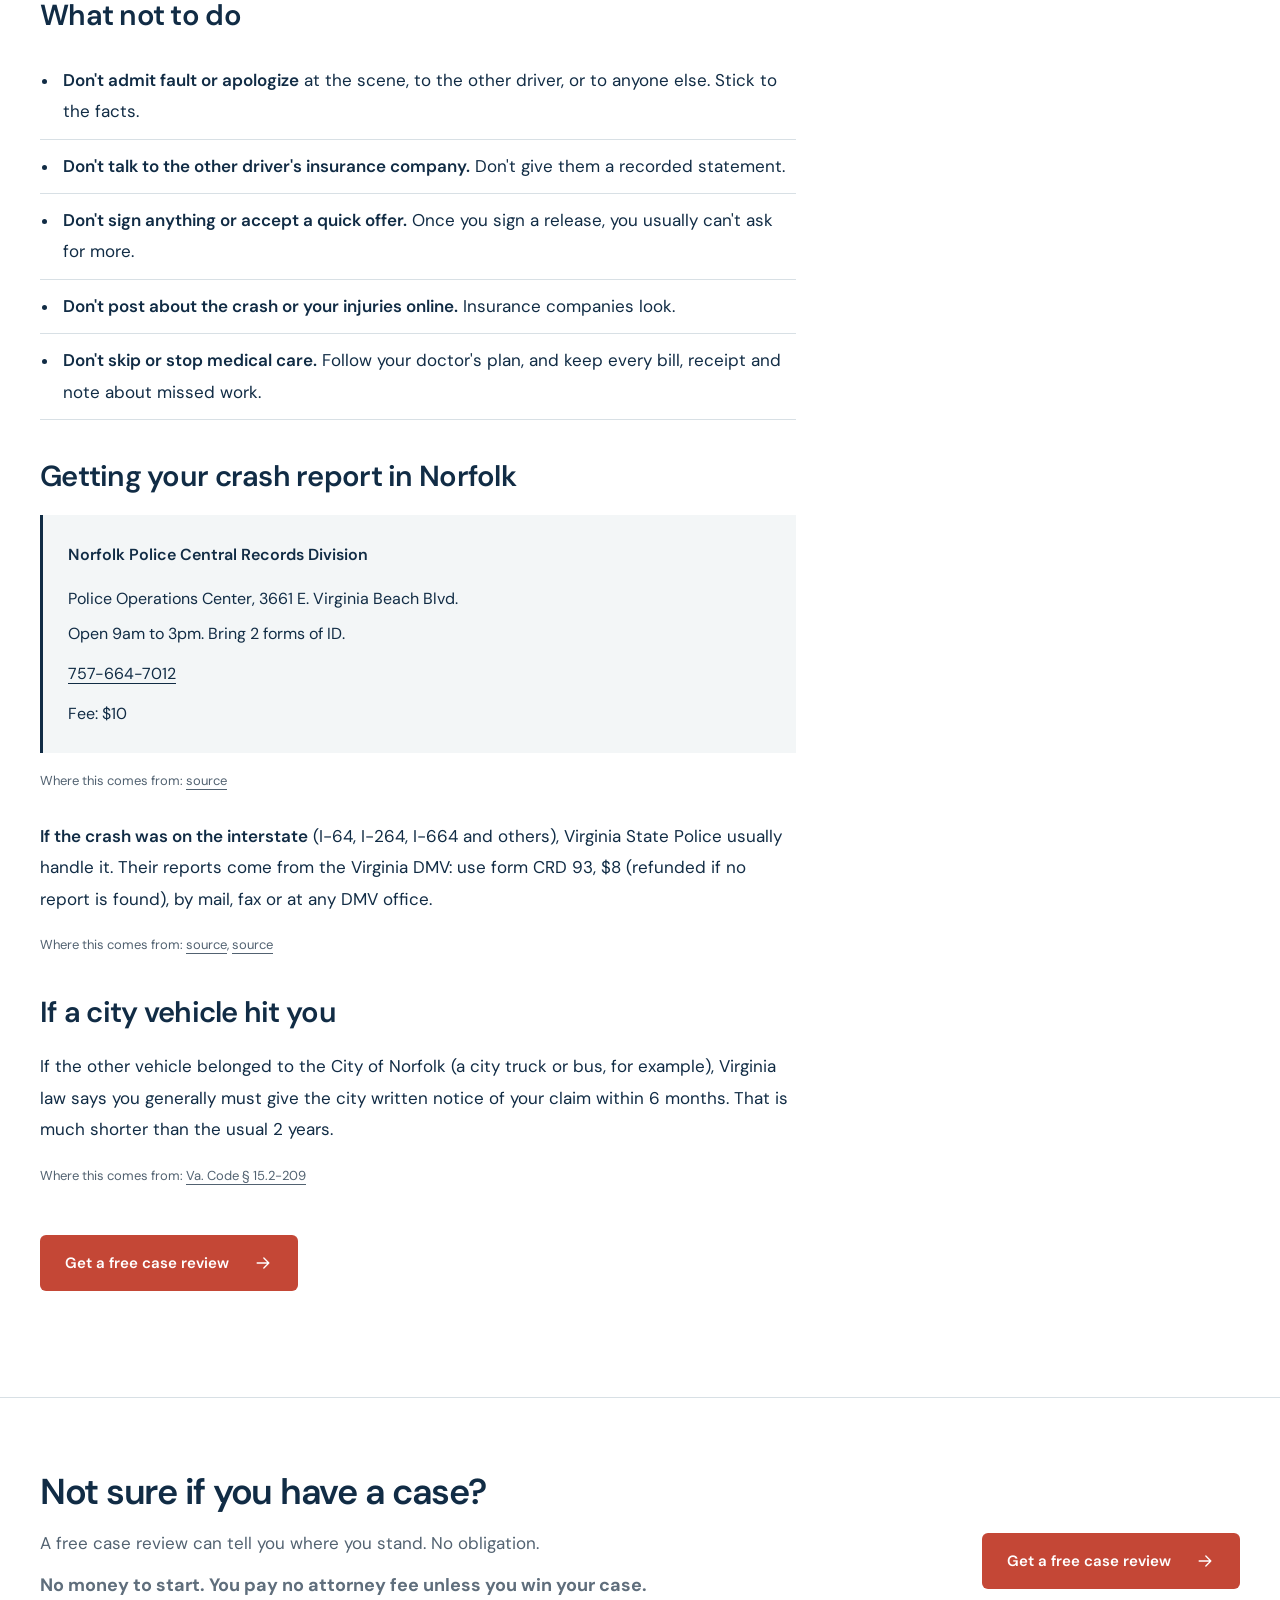
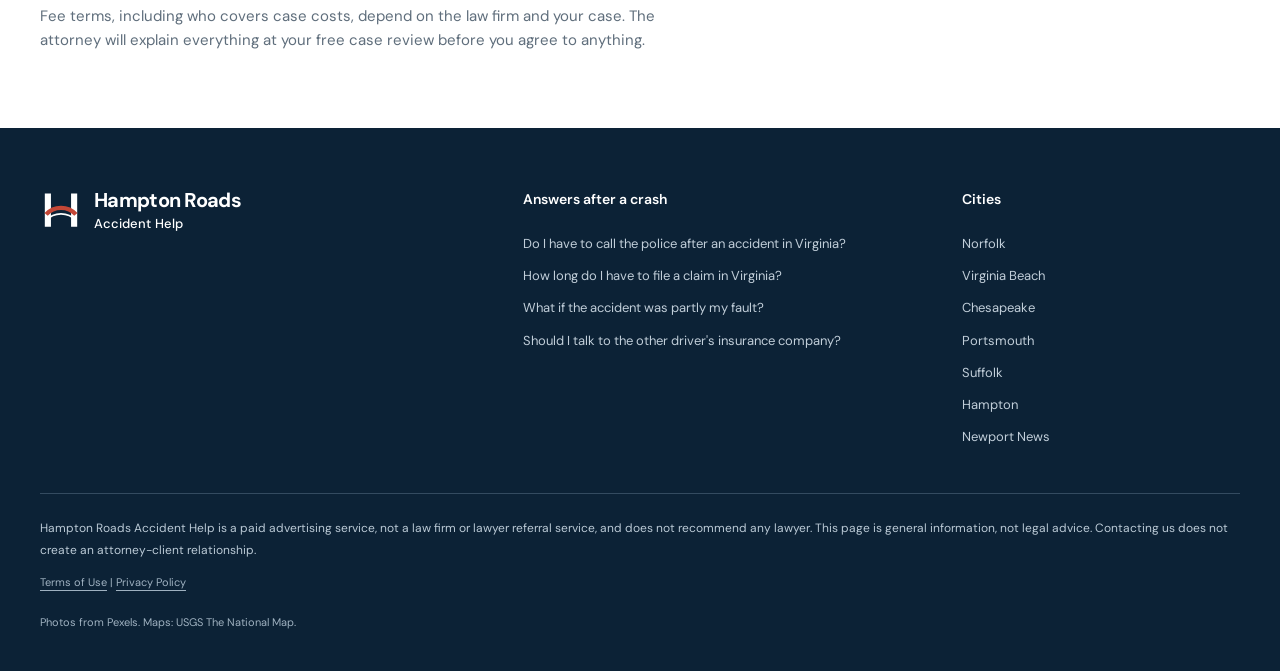
<file: after-a-car-accident-in-norfolk.html>
<!doctype html>
<html lang="en"><head><meta charset="utf-8"><meta name="viewport" content="width=device-width, initial-scale=1, viewport-fit=cover">
<title>What to do after a car accident in Norfolk | Hampton Roads Accident Help</title><meta name="description" content="Steps to take after a car accident in Norfolk, Virginia, and how to get your Norfolk police crash report."><meta name="theme-color" content="#112c45">
<link rel="icon" type="image/svg+xml" href="assets/favicon.svg">
<link rel="stylesheet" href="assets/fonts/fonts.css">
<link rel="stylesheet" href="assets/style.css"><link rel="stylesheet" href="assets/map.css">
<script src="assets/form-config.js" defer></script><script src="assets/site.js" defer></script>
</head><body class="guide-page"><a class="skip-link" href="#main">Skip to content</a>
    <header class="site-header"><div class="container header-inner"><a class="brand" href="index.html" aria-label="Hampton Roads Accident Help home"><svg class="brand-mark" viewBox="0 0 48 48" fill="none" aria-hidden="true"><path d="M9 5v38M39 5v38" stroke="currentColor" stroke-width="7"/><path d="M7 29c9-10 25-10 34 0" stroke="#c44736" stroke-width="5"/><path d="M7 36c9-10 25-10 34 0" stroke="currentColor" stroke-width="2"/></svg><span><span class="brand-top">Hampton Roads</span> <span class="brand-bottom">Accident Help</span></span></a>
      <nav class="desktop-nav" aria-label="Main navigation"><a href="index.html#how-it-works">How it works</a><a href="index.html#answers">After an accident</a><a href="index.html#cities">Your city</a></nav>
      <div class="header-actions"><a class="btn btn-small btn-dark" href="#review" data-review-link>Free case review<svg class="icon " viewBox="0 0 24 24" fill="none" stroke="currentColor" stroke-width="1.6" stroke-linecap="round" stroke-linejoin="round" aria-hidden="true"><path d="M5 12h14M13 6l6 6-6 6"/></svg></a><button class="menu-toggle" type="button" data-menu-toggle aria-expanded="false" aria-controls="mobile-menu" aria-label="Open navigation"><svg class="icon " viewBox="0 0 24 24" fill="none" stroke="currentColor" stroke-width="1.6" stroke-linecap="round" stroke-linejoin="round" aria-hidden="true"><path d="M4 8h16M4 16h16"/></svg></button></div>
    </div><nav id="mobile-menu" class="mobile-menu" aria-label="Mobile navigation" hidden><a href="index.html#how-it-works">How it works</a><a href="index.html#answers">After an accident</a><a href="index.html#cities">Your city</a></nav></header><main id="main"><section class="guide-hero"><div class="container"><nav class="crumb" aria-label="Breadcrumb"><a href="index.html">Home</a><span aria-hidden="true">/</span><span>Norfolk</span></nav><div class="guide-hero-grid"><div class="guide-copy"><h1>What to do after a car accident in Norfolk</h1><div class="short"><b>Short answer</b><p>Stop, check for injuries and call 911 if anyone is hurt. Swap names, license and insurance info with the other driver, but don't admit fault or talk about who caused it. Get checked by a doctor right away, then get your Norfolk police crash report. Don't talk to the other driver's insurance company.</p></div><a class="text-link" href="#guide-content">Read the guide<svg class="icon " viewBox="0 0 24 24" fill="none" stroke="currentColor" stroke-width="1.6" stroke-linecap="round" stroke-linejoin="round" aria-hidden="true"><path d="M5 12h14M13 6l6 6-6 6"/></svg></a></div><div class="guide-hero-media"><figure class="hr-map" aria-label="Map of Hampton Roads">
  <div class="hr-map__canvas">
    <svg class="hr-map__svg" viewBox="380 780 1240 780" role="img" aria-labelledby="hr-map-title hr-map-desc">
      <title id="hr-map-title">Hampton Roads, Virginia</title>
      <desc id="hr-map-desc">A map of Hampton Roads showing Norfolk, Virginia Beach, Chesapeake, Portsmouth, Suffolk, Hampton and Newport News.</desc>
      <defs>
        <filter id="hr-map-tone" color-interpolation-filters="sRGB">
          <feColorMatrix type="saturate" values="0.12"/>
          <feComponentTransfer>
            <feFuncR type="linear" slope="0.78" intercept="0.18"/>
            <feFuncG type="linear" slope="0.83" intercept="0.16"/>
            <feFuncB type="linear" slope="0.87" intercept="0.14"/>
          </feComponentTransfer>
        </filter>
      </defs>
      <image href="img/map-hr.jpg" width="1719" height="1642" filter="url(#hr-map-tone)"/>
      <g class="hr-map__north" transform="translate(1550 850)" aria-hidden="true">
        <text x="0" y="-17" text-anchor="middle">N</text>
        <path d="M0 0L-10 29L0 22L10 29Z"/>
        <path d="M0 22V43"/>
      </g>
      <g class="hr-map__place" data-city="hampton">
        <path class="hr-map__leader" d="M924 897L988 863"/>
        <circle class="hr-map__pin" cx="924" cy="897" r="9"/>
        <text x="1078.5" y="852" dominant-baseline="middle" text-anchor="middle">Hampton</text>
      </g>
      <g class="hr-map__place" data-city="newport-news">
        <path class="hr-map__leader" d="M786 970L732 1012"/>
        <circle class="hr-map__pin" cx="786" cy="970" r="9"/>
        <text x="614" y="1024" dominant-baseline="middle" text-anchor="middle">Newport News</text>
      </g>
      <g class="hr-map__place is-current" data-city="norfolk">
        <path class="hr-map__leader" d="M1012 1231L1085 1139"/>
        <circle class="hr-map__pin" cx="1012" cy="1231" r="9"/>
        <text x="1128" y="1122" dominant-baseline="middle" text-anchor="middle">Norfolk</text>
      </g>
      <g class="hr-map__place" data-city="portsmouth">
        <path class="hr-map__leader" d="M993 1251L879 1251"/>
        <circle class="hr-map__pin" cx="993" cy="1251" r="9"/>
        <text x="736.5" y="1251" dominant-baseline="middle" text-anchor="middle">Portsmouth</text>
      </g>
      <g class="hr-map__place" data-city="virginia-beach">
        <path class="hr-map__leader" d="M1384 1238L1384 1283"/>
        <circle class="hr-map__pin" cx="1384" cy="1238" r="9"/>
        <text x="1384" y="1313" dominant-baseline="middle" text-anchor="middle">Virginia Beach</text>
      </g>
      <g class="hr-map__place" data-city="suffolk">
        <path class="hr-map__leader" d="M577 1446L577 1391"/>
        <circle class="hr-map__pin" cx="577" cy="1446" r="9"/>
        <text x="577" y="1366" dominant-baseline="middle" text-anchor="middle">Suffolk</text>
      </g>
      <g class="hr-map__place" data-city="chesapeake">
        <path class="hr-map__leader" d="M1075 1463L1170 1463"/>
        <circle class="hr-map__pin" cx="1075" cy="1463" r="9"/>
        <text x="1318.5" y="1463" dominant-baseline="middle" text-anchor="middle">Chesapeake</text>
      </g>
    </svg>
  </div>
  <figcaption class="hr-map__caption"><span>Hampton Roads, Virginia</span><span class="hr-map__source">USGS The National Map</span></figcaption>
</figure>
</div></div></div></section>
    <div class="container article-layout" id="guide"><aside class="side"><section class="review-card" id="review" aria-labelledby="review-title">
      <div class="review-heading">
      <h2 id="review-title" tabindex="-1">Your free case review</h2>
      <p class="form-sub">Answer a few quick questions. They call you. You decide.</p>
      <div class="form-progress"><span data-step-number>Step 1 of 2</span><span class="progress-track" aria-hidden="true"><span data-progress></span></span></div>
      </div>
      <form data-review-form id="case-review-form" novalidate onsubmit="return false">
        <div data-form-step="1" class="contact-fields">
          <div class="field-group">
          <label class="field-label" for="full-name">Your name</label>
          <div class="field-wrap"><svg class="icon " viewBox="0 0 24 24" fill="none" stroke="currentColor" stroke-width="1.6" stroke-linecap="round" stroke-linejoin="round" aria-hidden="true"><circle cx="12" cy="8" r="3.5"/><path d="M5 21v-2a7 7 0 0 1 14 0v2"/></svg><input id="full-name" type="text" name="name" placeholder="Full name" autocomplete="name" maxlength="150" required></div>
          </div><div class="field-group">
          <label class="field-label" for="phone-number">Best phone number</label>
          <div class="field-wrap"><svg class="icon " viewBox="0 0 24 24" fill="none" stroke="currentColor" stroke-width="1.6" stroke-linecap="round" stroke-linejoin="round" aria-hidden="true"><path d="M8 3H5a2 2 0 0 0-2 2c0 8.8 7.2 16 16 16a2 2 0 0 0 2-2v-3l-5-2-2 2a14 14 0 0 1-6-6l2-2-2-5Z"/></svg><input id="phone-number" type="tel" name="phone" placeholder="Phone number" autocomplete="tel" inputmode="tel" maxlength="40" required></div>
          </div><div class="field-group">
          <label class="field-label" for="email-address">Email <span class="field-optional">(optional)</span></label>
          <div class="field-wrap"><svg class="icon " viewBox="0 0 24 24" fill="none" stroke="currentColor" stroke-width="1.6" stroke-linecap="round" stroke-linejoin="round" aria-hidden="true"><rect x="3" y="5" width="18" height="14" rx="2"/><path d="m3 7 9 6 9-6"/></svg><input id="email-address" type="email" name="email" placeholder="Email for your confirmation" autocomplete="email" inputmode="email" maxlength="254"></div>
          </div><div class="form-next">
          <button class="btn btn-full" type="button" data-next>Next<svg class="icon " viewBox="0 0 24 24" fill="none" stroke="currentColor" stroke-width="1.6" stroke-linecap="round" stroke-linejoin="round" aria-hidden="true"><path d="M5 12h14M13 6l6 6-6 6"/></svg></button>
          </div>
        </div>
        <div data-form-step="2" hidden>
          <fieldset data-question><legend>When was the accident?</legend><div class="choices choices-4"><label class="choice"><input type="radio" name="when" value="This week" required><span>This week</span></label><label class="choice"><input type="radio" name="when" value="This month" required><span>This month</span></label><label class="choice"><input type="radio" name="when" value="1 to 6 months" required><span>1 to 6 months</span></label><label class="choice"><input type="radio" name="when" value="Longer" required><span>Longer</span></label></div></fieldset><fieldset data-question><legend>Were you hurt?</legend><div class="choices choices-3"><label class="choice"><input type="radio" name="hurt" value="Yes" required><span>Yes</span></label><label class="choice"><input type="radio" name="hurt" value="Not sure" required><span>Not sure</span></label><label class="choice"><input type="radio" name="hurt" value="No" required><span>No</span></label></div></fieldset><fieldset data-question><legend>Whose fault was it?</legend><div class="choices choices-3"><label class="choice"><input type="radio" name="fault" value="The other driver" required><span>The other driver</span></label><label class="choice"><input type="radio" name="fault" value="Not sure" required><span>Not sure</span></label></div></fieldset><fieldset data-question><legend>Do you already have a lawyer?</legend><div class="choices choices-2"><label class="choice"><input type="radio" name="lawyer" value="No" required><span>No</span></label><label class="choice"><input type="radio" name="lawyer" value="Yes" required><span>Yes</span></label></div></fieldset>
          <label class="consent"><input type="checkbox" name="consent" required><span data-consent-text>Hampton Roads Accident Help and a participating local injury law firm may call, text (including automated texts) or email me about this. Not required to get help. Reply STOP to opt out.</span></label>
          <button class="btn btn-full" type="submit">Get my free review<svg class="icon " viewBox="0 0 24 24" fill="none" stroke="currentColor" stroke-width="1.6" stroke-linecap="round" stroke-linejoin="round" aria-hidden="true"><path d="M5 12h14M13 6l6 6-6 6"/></svg></button>
          <button type="button" class="back" data-back>Back</button>
        </div>
        <p class="form-error" data-form-error role="alert" hidden></p>
        <div class="form-status" data-form-status role="status" hidden></div>
      </form>
      <div class="review-details"><noscript><p class="preview-notice">Please enable JavaScript to use this preview form. Your information has not been sent.</p></noscript>
      <p class="preview-notice" data-preview-notice>Preview only. This form does not send your information.</p>
      <p class="fine form-fine">Hampton Roads Accident Help is a paid advertising service, not a law firm or lawyer referral service, and does not recommend any lawyer. This page is general information, not legal advice. Contacting us does not create an attorney-client relationship.</p>
      </div>
    </section><div class="side-process"><h2>What happens next</h2><ol class="mini"><li>You answer 6 quick questions.</li><li>A local injury attorney looks it over.</li><li>They call you. You decide.</li></ol></div></aside><article class="art" id="guide-content"><nav class="on-this-page" aria-label="On this page"><h2>On this page</h2><a href="#guide-section-1">Right after the crash, in this order<svg class="icon " viewBox="0 0 24 24" fill="none" stroke="currentColor" stroke-width="1.6" stroke-linecap="round" stroke-linejoin="round" aria-hidden="true"><path d="M5 12h14M13 6l6 6-6 6"/></svg></a><a href="#guide-donts">What not to do<svg class="icon " viewBox="0 0 24 24" fill="none" stroke="currentColor" stroke-width="1.6" stroke-linecap="round" stroke-linejoin="round" aria-hidden="true"><path d="M5 12h14M13 6l6 6-6 6"/></svg></a><a href="#guide-section-2">Getting your crash report in Norfolk<svg class="icon " viewBox="0 0 24 24" fill="none" stroke="currentColor" stroke-width="1.6" stroke-linecap="round" stroke-linejoin="round" aria-hidden="true"><path d="M5 12h14M13 6l6 6-6 6"/></svg></a><a href="#guide-section-3">If a city vehicle hit you<svg class="icon " viewBox="0 0 24 24" fill="none" stroke="currentColor" stroke-width="1.6" stroke-linecap="round" stroke-linejoin="round" aria-hidden="true"><path d="M5 12h14M13 6l6 6-6 6"/></svg></a></nav>

<a class="btn" href="#review" data-review-link>Get a free case review<svg class="icon " viewBox="0 0 24 24" fill="none" stroke="currentColor" stroke-width="1.6" stroke-linecap="round" stroke-linejoin="round" aria-hidden="true"><path d="M5 12h14M13 6l6 6-6 6"/></svg></a>
<p class="fine">Hampton Roads Accident Help is a paid advertising service, not a law firm or lawyer referral service, and does not recommend any lawyer. This page is general information, not legal advice. Contacting us does not create an attorney-client relationship.</p>
<h2 id="guide-section-1">Right after the crash, in this order</h2>
<ol>
<li><b>Stop and call 911 if anyone is hurt.</b> Virginia law says police must be told right away when someone is injured or killed. Even if it seems minor, call the police so there is a report.</li>
<li><b>Give and get information.</b> Your name, address, driver's license number and vehicle registration. Help anyone who is hurt get medical care.</li>
<li><b>Take photos</b> of the cars, the road and any injuries, and get the names and numbers of witnesses.</li>
<li><b>See a doctor right away</b>, even if you feel fine. Some injuries show up days later, and a gap between the crash and your first visit is something insurance companies use against you.</li>
<li><b>Get the crash report</b> (details below).</li>
</ol>
<p class="src">Where this comes from: <a href="https://law.lis.virginia.gov/vacode/46.2-371/">Va. Code § 46.2-371</a>, <a href="https://law.lis.virginia.gov/vacode/46.2-894/">Va. Code § 46.2-894</a></p>
<h2 id="guide-donts">What not to do</h2>
<ul><li><b>Don't admit fault or apologize</b> at the scene, to the other driver, or to anyone else. Stick to the facts.</li><li><b>Don't talk to the other driver's insurance company.</b> Don't give them a recorded statement.</li><li><b>Don't sign anything or accept a quick offer.</b> Once you sign a release, you usually can't ask for more.</li><li><b>Don't post about the crash or your injuries online.</b> Insurance companies look.</li><li><b>Don't skip or stop medical care.</b> Follow your doctor's plan, and keep every bill, receipt and note about missed work.</li></ul>
<h2 id="guide-section-2">Getting your crash report in Norfolk</h2>
<ul class="office"><li>Norfolk Police Central Records Division</li><li>Police Operations Center, 3661 E. Virginia Beach Blvd.</li><li>Open 9am to 3pm. Bring 2 forms of ID.</li><li><a href="tel:+17576647012">757-664-7012</a></li><li>Fee: $10</li></ul>
<p class="src">Where this comes from: <a href="https://www.norfolk.gov/387/FingerprintingReportsPermits">source</a></p>
<p><b>If the crash was on the interstate</b> (I-64, I-264, I-664 and others), Virginia State Police usually handle it. Their reports come from the Virginia DMV: use form CRD 93, $8 (refunded if no report is found), by mail, fax or at any DMV office.</p>
<p class="src">Where this comes from: <a href="https://www.dmv.virginia.gov/records/request-police-crash-report">source</a>, <a href="https://vsp.virginia.gov/state-police-report/">source</a></p>
<h2 id="guide-section-3">If a city vehicle hit you</h2>
<p>If the other vehicle belonged to the City of Norfolk (a city truck or bus, for example), Virginia law says you generally must give the city written notice of your claim within 6 months. That is much shorter than the usual 2 years.</p>
<p class="src">Where this comes from: <a href="https://law.lis.virginia.gov/vacode/15.2-209/">Va. Code § 15.2-209</a></p>
<a class="btn" href="#review" data-review-link>Get a free case review<svg class="icon " viewBox="0 0 24 24" fill="none" stroke="currentColor" stroke-width="1.6" stroke-linecap="round" stroke-linejoin="round" aria-hidden="true"><path d="M5 12h14M13 6l6 6-6 6"/></svg></a>
</article></div></main><section class="closing"><div class="container closing-inner"><div><h2>Not sure if you have a case?</h2><p>A free case review can tell you where you stand. No obligation.</p><p class="fee-note"><strong>No money to start. You pay no attorney fee unless you win your case.</strong> Fee terms, including who covers case costs, depend on the law firm and your case. The attorney will explain everything at your free case review before you agree to anything.</p></div><a class="btn" href="#review" data-review-link>Get a free case review<svg class="icon " viewBox="0 0 24 24" fill="none" stroke="currentColor" stroke-width="1.6" stroke-linecap="round" stroke-linejoin="round" aria-hidden="true"><path d="M5 12h14M13 6l6 6-6 6"/></svg></a></div></section><footer class="foot"><div class="container"><a class="brand" href="index.html" aria-label="Hampton Roads Accident Help home"><svg class="brand-mark" viewBox="0 0 48 48" fill="none" aria-hidden="true"><path d="M9 5v38M39 5v38" stroke="currentColor" stroke-width="7"/><path d="M7 29c9-10 25-10 34 0" stroke="#c44736" stroke-width="5"/><path d="M7 36c9-10 25-10 34 0" stroke="currentColor" stroke-width="2"/></svg><span><span class="brand-top">Hampton Roads</span> <span class="brand-bottom">Accident Help</span></span></a><div class="fcols"><div><p class="fh">Answers after a crash</p><ul><li><a href="do-i-have-to-call-police.html">Do I have to call the police after an accident in Virginia?</a></li><li><a href="how-long-to-file.html">How long do I have to file a claim in Virginia?</a></li><li><a href="partly-my-fault.html">What if the accident was partly my fault?</a></li><li><a href="other-drivers-insurance.html">Should I talk to the other driver's insurance company?</a></li></ul></div><div><p class="fh">Cities</p><ul><li><a href="after-a-car-accident-in-norfolk.html">Norfolk</a></li><li><a href="after-a-car-accident-in-virginia-beach.html">Virginia Beach</a></li><li><a href="after-a-car-accident-in-chesapeake.html">Chesapeake</a></li><li><a href="after-a-car-accident-in-portsmouth.html">Portsmouth</a></li><li><a href="after-a-car-accident-in-suffolk.html">Suffolk</a></li><li><a href="after-a-car-accident-in-hampton.html">Hampton</a></li><li><a href="after-a-car-accident-in-newport-news.html">Newport News</a></li></ul></div></div>
<p class="fine">Hampton Roads Accident Help is a paid advertising service, not a law firm or lawyer referral service, and does not recommend any lawyer. This page is general information, not legal advice. Contacting us does not create an attorney-client relationship.</p><p class="credit"><a href="terms.html">Terms of Use</a> | <a href="privacy.html">Privacy Policy</a></p><p class="credit">Photos from Pexels. Maps: USGS The National Map.</p></div></footer><div class="mobile-cta"><span>Free case review.<br><small>No obligation.</small></span><a class="btn btn-dark" href="#review" data-review-link>Start here<svg class="icon " viewBox="0 0 24 24" fill="none" stroke="currentColor" stroke-width="1.6" stroke-linecap="round" stroke-linejoin="round" aria-hidden="true"><path d="M5 12h14M13 6l6 6-6 6"/></svg></a></div></body></html>
</file>
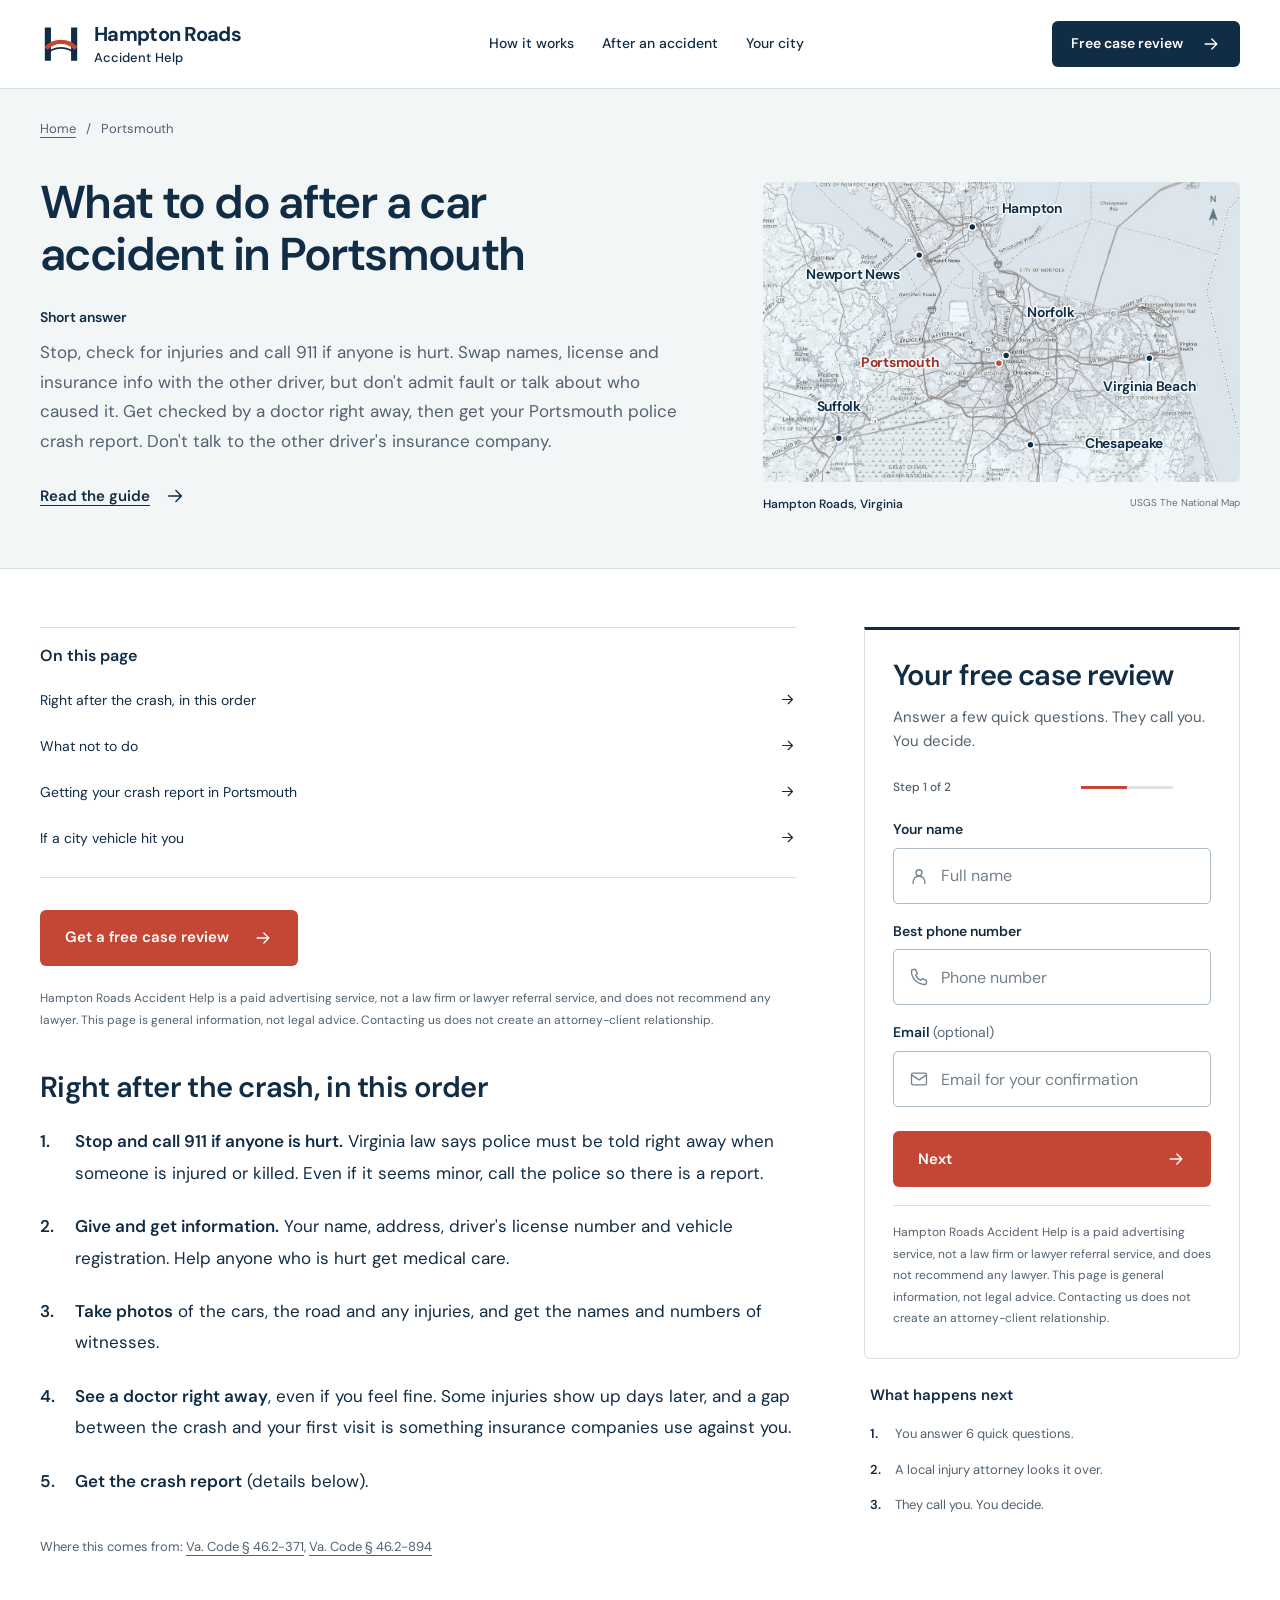
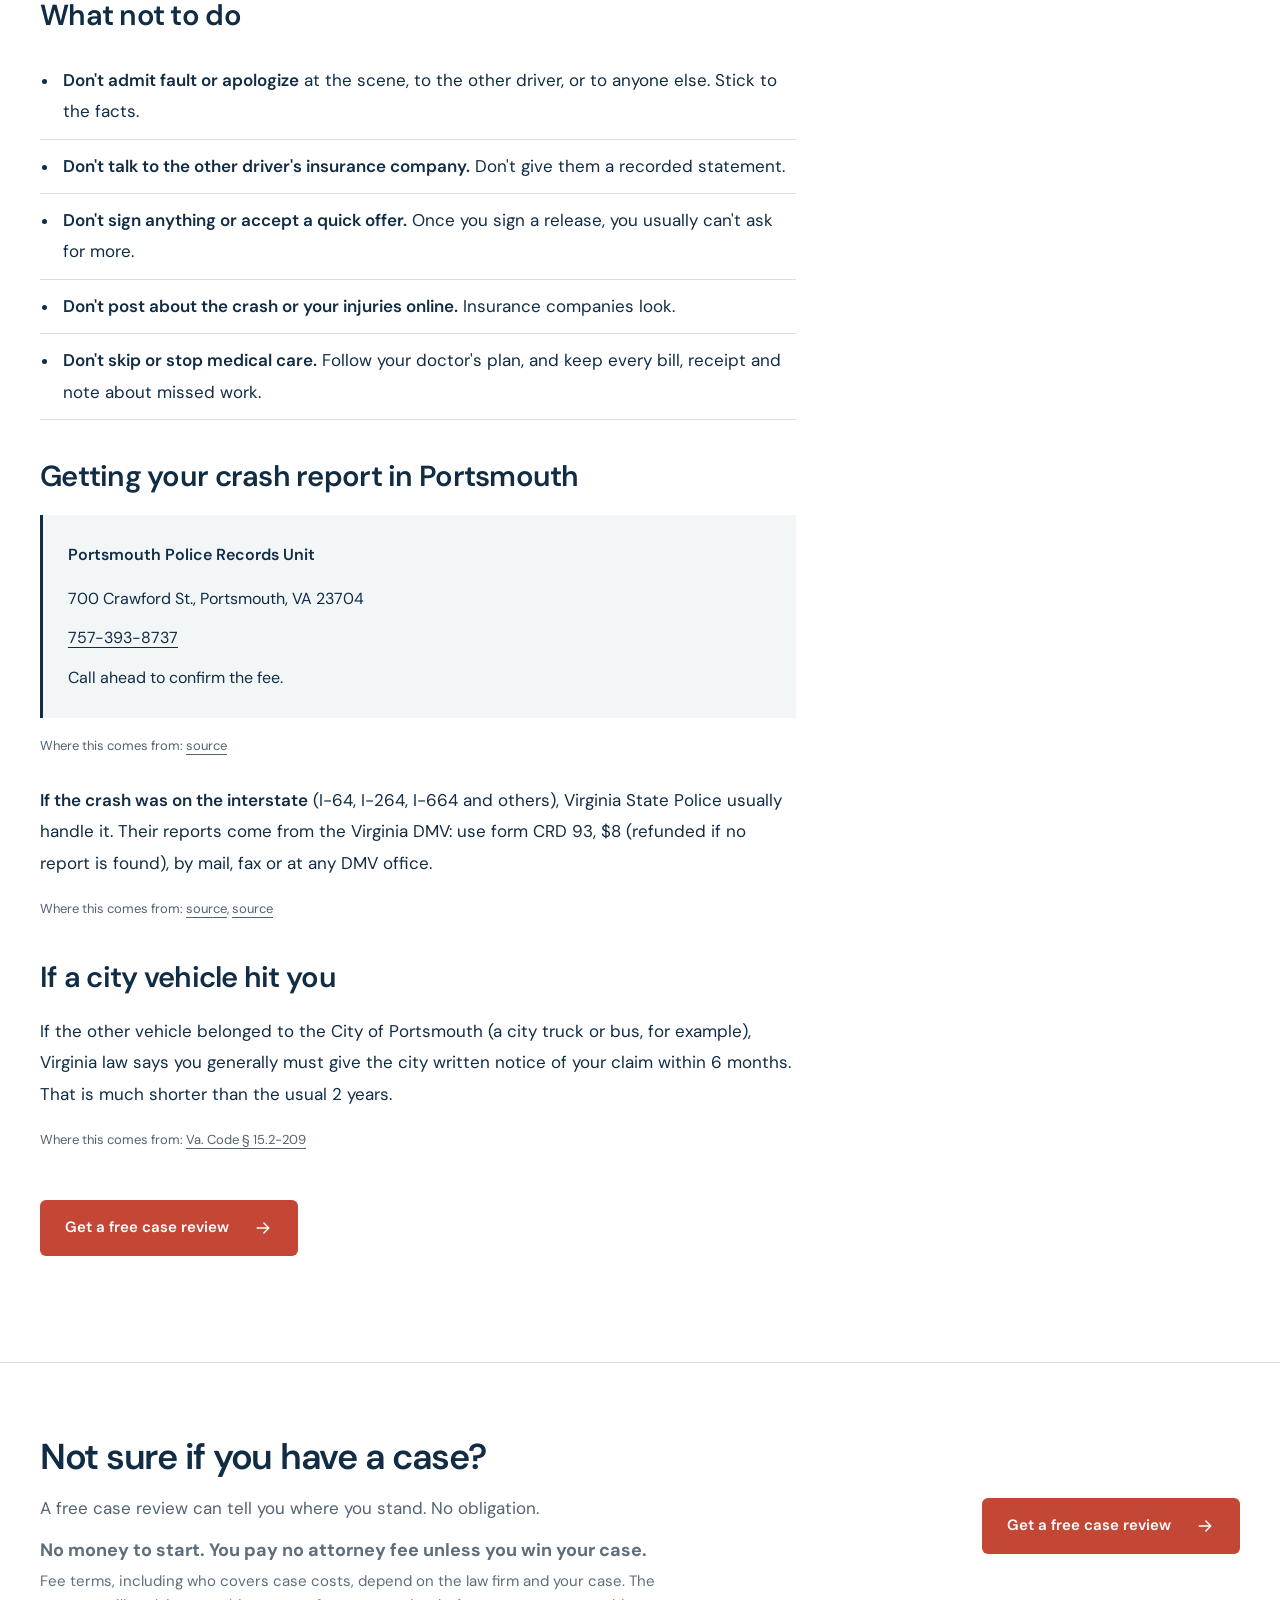
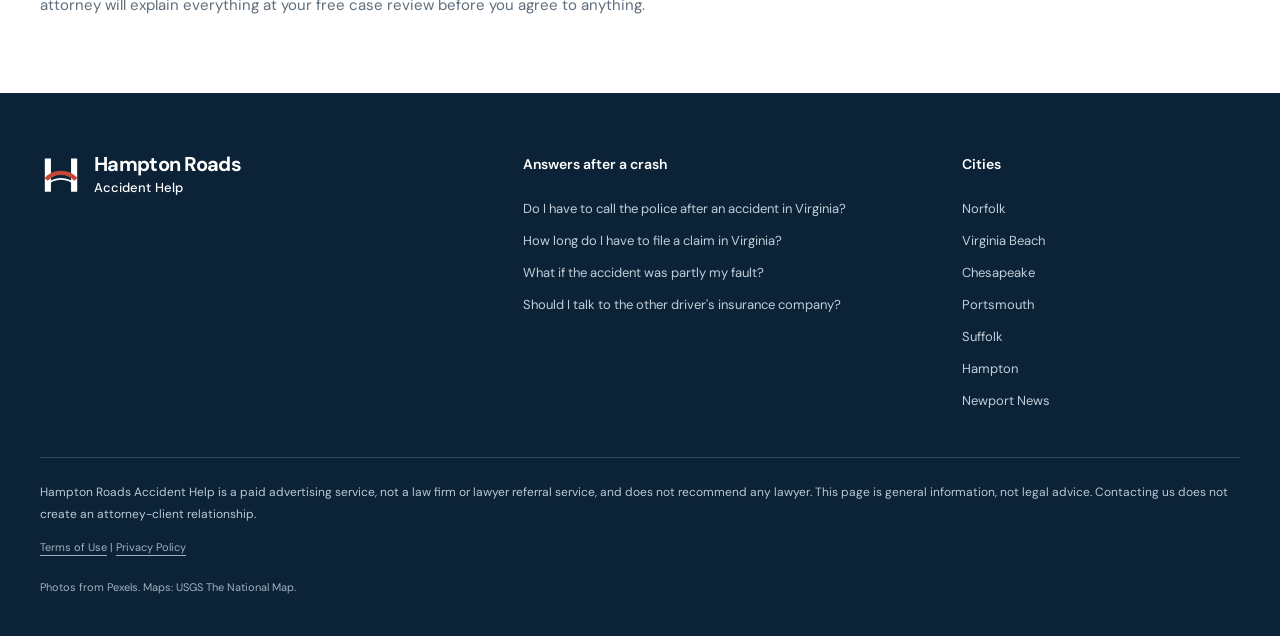
<file: after-a-car-accident-in-portsmouth.html>
<!doctype html>
<html lang="en"><head><meta charset="utf-8"><meta name="viewport" content="width=device-width, initial-scale=1, viewport-fit=cover">
<title>What to do after a car accident in Portsmouth | Hampton Roads Accident Help</title><meta name="description" content="Steps to take after a car accident in Portsmouth, Virginia, and how to get your Portsmouth police crash report."><meta name="theme-color" content="#112c45">
<link rel="icon" type="image/svg+xml" href="assets/favicon.svg">
<link rel="stylesheet" href="assets/fonts/fonts.css">
<link rel="stylesheet" href="assets/style.css"><link rel="stylesheet" href="assets/map.css">
<script src="assets/form-config.js" defer></script><script src="assets/site.js" defer></script>
</head><body class="guide-page"><a class="skip-link" href="#main">Skip to content</a>
    <header class="site-header"><div class="container header-inner"><a class="brand" href="index.html" aria-label="Hampton Roads Accident Help home"><svg class="brand-mark" viewBox="0 0 48 48" fill="none" aria-hidden="true"><path d="M9 5v38M39 5v38" stroke="currentColor" stroke-width="7"/><path d="M7 29c9-10 25-10 34 0" stroke="#c44736" stroke-width="5"/><path d="M7 36c9-10 25-10 34 0" stroke="currentColor" stroke-width="2"/></svg><span><span class="brand-top">Hampton Roads</span> <span class="brand-bottom">Accident Help</span></span></a>
      <nav class="desktop-nav" aria-label="Main navigation"><a href="index.html#how-it-works">How it works</a><a href="index.html#answers">After an accident</a><a href="index.html#cities">Your city</a></nav>
      <div class="header-actions"><a class="btn btn-small btn-dark" href="#review" data-review-link>Free case review<svg class="icon " viewBox="0 0 24 24" fill="none" stroke="currentColor" stroke-width="1.6" stroke-linecap="round" stroke-linejoin="round" aria-hidden="true"><path d="M5 12h14M13 6l6 6-6 6"/></svg></a><button class="menu-toggle" type="button" data-menu-toggle aria-expanded="false" aria-controls="mobile-menu" aria-label="Open navigation"><svg class="icon " viewBox="0 0 24 24" fill="none" stroke="currentColor" stroke-width="1.6" stroke-linecap="round" stroke-linejoin="round" aria-hidden="true"><path d="M4 8h16M4 16h16"/></svg></button></div>
    </div><nav id="mobile-menu" class="mobile-menu" aria-label="Mobile navigation" hidden><a href="index.html#how-it-works">How it works</a><a href="index.html#answers">After an accident</a><a href="index.html#cities">Your city</a></nav></header><main id="main"><section class="guide-hero"><div class="container"><nav class="crumb" aria-label="Breadcrumb"><a href="index.html">Home</a><span aria-hidden="true">/</span><span>Portsmouth</span></nav><div class="guide-hero-grid"><div class="guide-copy"><h1>What to do after a car accident in Portsmouth</h1><div class="short"><b>Short answer</b><p>Stop, check for injuries and call 911 if anyone is hurt. Swap names, license and insurance info with the other driver, but don't admit fault or talk about who caused it. Get checked by a doctor right away, then get your Portsmouth police crash report. Don't talk to the other driver's insurance company.</p></div><a class="text-link" href="#guide-content">Read the guide<svg class="icon " viewBox="0 0 24 24" fill="none" stroke="currentColor" stroke-width="1.6" stroke-linecap="round" stroke-linejoin="round" aria-hidden="true"><path d="M5 12h14M13 6l6 6-6 6"/></svg></a></div><div class="guide-hero-media"><figure class="hr-map" aria-label="Map of Hampton Roads">
  <div class="hr-map__canvas">
    <svg class="hr-map__svg" viewBox="380 780 1240 780" role="img" aria-labelledby="hr-map-title hr-map-desc">
      <title id="hr-map-title">Hampton Roads, Virginia</title>
      <desc id="hr-map-desc">A map of Hampton Roads showing Norfolk, Virginia Beach, Chesapeake, Portsmouth, Suffolk, Hampton and Newport News.</desc>
      <defs>
        <filter id="hr-map-tone" color-interpolation-filters="sRGB">
          <feColorMatrix type="saturate" values="0.12"/>
          <feComponentTransfer>
            <feFuncR type="linear" slope="0.78" intercept="0.18"/>
            <feFuncG type="linear" slope="0.83" intercept="0.16"/>
            <feFuncB type="linear" slope="0.87" intercept="0.14"/>
          </feComponentTransfer>
        </filter>
      </defs>
      <image href="img/map-hr.jpg" width="1719" height="1642" filter="url(#hr-map-tone)"/>
      <g class="hr-map__north" transform="translate(1550 850)" aria-hidden="true">
        <text x="0" y="-17" text-anchor="middle">N</text>
        <path d="M0 0L-10 29L0 22L10 29Z"/>
        <path d="M0 22V43"/>
      </g>
      <g class="hr-map__place" data-city="hampton">
        <path class="hr-map__leader" d="M924 897L988 863"/>
        <circle class="hr-map__pin" cx="924" cy="897" r="9"/>
        <text x="1078.5" y="852" dominant-baseline="middle" text-anchor="middle">Hampton</text>
      </g>
      <g class="hr-map__place" data-city="newport-news">
        <path class="hr-map__leader" d="M786 970L732 1012"/>
        <circle class="hr-map__pin" cx="786" cy="970" r="9"/>
        <text x="614" y="1024" dominant-baseline="middle" text-anchor="middle">Newport News</text>
      </g>
      <g class="hr-map__place" data-city="norfolk">
        <path class="hr-map__leader" d="M1012 1231L1085 1139"/>
        <circle class="hr-map__pin" cx="1012" cy="1231" r="9"/>
        <text x="1128" y="1122" dominant-baseline="middle" text-anchor="middle">Norfolk</text>
      </g>
      <g class="hr-map__place is-current" data-city="portsmouth">
        <path class="hr-map__leader" d="M993 1251L879 1251"/>
        <circle class="hr-map__pin" cx="993" cy="1251" r="9"/>
        <text x="736.5" y="1251" dominant-baseline="middle" text-anchor="middle">Portsmouth</text>
      </g>
      <g class="hr-map__place" data-city="virginia-beach">
        <path class="hr-map__leader" d="M1384 1238L1384 1283"/>
        <circle class="hr-map__pin" cx="1384" cy="1238" r="9"/>
        <text x="1384" y="1313" dominant-baseline="middle" text-anchor="middle">Virginia Beach</text>
      </g>
      <g class="hr-map__place" data-city="suffolk">
        <path class="hr-map__leader" d="M577 1446L577 1391"/>
        <circle class="hr-map__pin" cx="577" cy="1446" r="9"/>
        <text x="577" y="1366" dominant-baseline="middle" text-anchor="middle">Suffolk</text>
      </g>
      <g class="hr-map__place" data-city="chesapeake">
        <path class="hr-map__leader" d="M1075 1463L1170 1463"/>
        <circle class="hr-map__pin" cx="1075" cy="1463" r="9"/>
        <text x="1318.5" y="1463" dominant-baseline="middle" text-anchor="middle">Chesapeake</text>
      </g>
    </svg>
  </div>
  <figcaption class="hr-map__caption"><span>Hampton Roads, Virginia</span><span class="hr-map__source">USGS The National Map</span></figcaption>
</figure>
</div></div></div></section>
    <div class="container article-layout" id="guide"><aside class="side"><section class="review-card" id="review" aria-labelledby="review-title">
      <div class="review-heading">
      <h2 id="review-title" tabindex="-1">Your free case review</h2>
      <p class="form-sub">Answer a few quick questions. They call you. You decide.</p>
      <div class="form-progress"><span data-step-number>Step 1 of 2</span><span class="progress-track" aria-hidden="true"><span data-progress></span></span></div>
      </div>
      <form data-review-form id="case-review-form" novalidate onsubmit="return false">
        <div data-form-step="1" class="contact-fields">
          <div class="field-group">
          <label class="field-label" for="full-name">Your name</label>
          <div class="field-wrap"><svg class="icon " viewBox="0 0 24 24" fill="none" stroke="currentColor" stroke-width="1.6" stroke-linecap="round" stroke-linejoin="round" aria-hidden="true"><circle cx="12" cy="8" r="3.5"/><path d="M5 21v-2a7 7 0 0 1 14 0v2"/></svg><input id="full-name" type="text" name="name" placeholder="Full name" autocomplete="name" maxlength="150" required></div>
          </div><div class="field-group">
          <label class="field-label" for="phone-number">Best phone number</label>
          <div class="field-wrap"><svg class="icon " viewBox="0 0 24 24" fill="none" stroke="currentColor" stroke-width="1.6" stroke-linecap="round" stroke-linejoin="round" aria-hidden="true"><path d="M8 3H5a2 2 0 0 0-2 2c0 8.8 7.2 16 16 16a2 2 0 0 0 2-2v-3l-5-2-2 2a14 14 0 0 1-6-6l2-2-2-5Z"/></svg><input id="phone-number" type="tel" name="phone" placeholder="Phone number" autocomplete="tel" inputmode="tel" maxlength="40" required></div>
          </div><div class="field-group">
          <label class="field-label" for="email-address">Email <span class="field-optional">(optional)</span></label>
          <div class="field-wrap"><svg class="icon " viewBox="0 0 24 24" fill="none" stroke="currentColor" stroke-width="1.6" stroke-linecap="round" stroke-linejoin="round" aria-hidden="true"><rect x="3" y="5" width="18" height="14" rx="2"/><path d="m3 7 9 6 9-6"/></svg><input id="email-address" type="email" name="email" placeholder="Email for your confirmation" autocomplete="email" inputmode="email" maxlength="254"></div>
          </div><div class="form-next">
          <button class="btn btn-full" type="button" data-next>Next<svg class="icon " viewBox="0 0 24 24" fill="none" stroke="currentColor" stroke-width="1.6" stroke-linecap="round" stroke-linejoin="round" aria-hidden="true"><path d="M5 12h14M13 6l6 6-6 6"/></svg></button>
          </div>
        </div>
        <div data-form-step="2" hidden>
          <fieldset data-question><legend>When was the accident?</legend><div class="choices choices-4"><label class="choice"><input type="radio" name="when" value="This week" required><span>This week</span></label><label class="choice"><input type="radio" name="when" value="This month" required><span>This month</span></label><label class="choice"><input type="radio" name="when" value="1 to 6 months" required><span>1 to 6 months</span></label><label class="choice"><input type="radio" name="when" value="Longer" required><span>Longer</span></label></div></fieldset><fieldset data-question><legend>Were you hurt?</legend><div class="choices choices-3"><label class="choice"><input type="radio" name="hurt" value="Yes" required><span>Yes</span></label><label class="choice"><input type="radio" name="hurt" value="Not sure" required><span>Not sure</span></label><label class="choice"><input type="radio" name="hurt" value="No" required><span>No</span></label></div></fieldset><fieldset data-question><legend>Whose fault was it?</legend><div class="choices choices-3"><label class="choice"><input type="radio" name="fault" value="The other driver" required><span>The other driver</span></label><label class="choice"><input type="radio" name="fault" value="Not sure" required><span>Not sure</span></label></div></fieldset><fieldset data-question><legend>Do you already have a lawyer?</legend><div class="choices choices-2"><label class="choice"><input type="radio" name="lawyer" value="No" required><span>No</span></label><label class="choice"><input type="radio" name="lawyer" value="Yes" required><span>Yes</span></label></div></fieldset>
          <label class="consent"><input type="checkbox" name="consent" required><span data-consent-text>Hampton Roads Accident Help and a participating local injury law firm may call, text (including automated texts) or email me about this. Not required to get help. Reply STOP to opt out.</span></label>
          <button class="btn btn-full" type="submit">Get my free review<svg class="icon " viewBox="0 0 24 24" fill="none" stroke="currentColor" stroke-width="1.6" stroke-linecap="round" stroke-linejoin="round" aria-hidden="true"><path d="M5 12h14M13 6l6 6-6 6"/></svg></button>
          <button type="button" class="back" data-back>Back</button>
        </div>
        <p class="form-error" data-form-error role="alert" hidden></p>
        <div class="form-status" data-form-status role="status" hidden></div>
      </form>
      <div class="review-details"><noscript><p class="preview-notice">Please enable JavaScript to use this preview form. Your information has not been sent.</p></noscript>
      <p class="preview-notice" data-preview-notice>Preview only. This form does not send your information.</p>
      <p class="fine form-fine">Hampton Roads Accident Help is a paid advertising service, not a law firm or lawyer referral service, and does not recommend any lawyer. This page is general information, not legal advice. Contacting us does not create an attorney-client relationship.</p>
      </div>
    </section><div class="side-process"><h2>What happens next</h2><ol class="mini"><li>You answer 6 quick questions.</li><li>A local injury attorney looks it over.</li><li>They call you. You decide.</li></ol></div></aside><article class="art" id="guide-content"><nav class="on-this-page" aria-label="On this page"><h2>On this page</h2><a href="#guide-section-1">Right after the crash, in this order<svg class="icon " viewBox="0 0 24 24" fill="none" stroke="currentColor" stroke-width="1.6" stroke-linecap="round" stroke-linejoin="round" aria-hidden="true"><path d="M5 12h14M13 6l6 6-6 6"/></svg></a><a href="#guide-donts">What not to do<svg class="icon " viewBox="0 0 24 24" fill="none" stroke="currentColor" stroke-width="1.6" stroke-linecap="round" stroke-linejoin="round" aria-hidden="true"><path d="M5 12h14M13 6l6 6-6 6"/></svg></a><a href="#guide-section-2">Getting your crash report in Portsmouth<svg class="icon " viewBox="0 0 24 24" fill="none" stroke="currentColor" stroke-width="1.6" stroke-linecap="round" stroke-linejoin="round" aria-hidden="true"><path d="M5 12h14M13 6l6 6-6 6"/></svg></a><a href="#guide-section-3">If a city vehicle hit you<svg class="icon " viewBox="0 0 24 24" fill="none" stroke="currentColor" stroke-width="1.6" stroke-linecap="round" stroke-linejoin="round" aria-hidden="true"><path d="M5 12h14M13 6l6 6-6 6"/></svg></a></nav>

<a class="btn" href="#review" data-review-link>Get a free case review<svg class="icon " viewBox="0 0 24 24" fill="none" stroke="currentColor" stroke-width="1.6" stroke-linecap="round" stroke-linejoin="round" aria-hidden="true"><path d="M5 12h14M13 6l6 6-6 6"/></svg></a>
<p class="fine">Hampton Roads Accident Help is a paid advertising service, not a law firm or lawyer referral service, and does not recommend any lawyer. This page is general information, not legal advice. Contacting us does not create an attorney-client relationship.</p>
<h2 id="guide-section-1">Right after the crash, in this order</h2>
<ol>
<li><b>Stop and call 911 if anyone is hurt.</b> Virginia law says police must be told right away when someone is injured or killed. Even if it seems minor, call the police so there is a report.</li>
<li><b>Give and get information.</b> Your name, address, driver's license number and vehicle registration. Help anyone who is hurt get medical care.</li>
<li><b>Take photos</b> of the cars, the road and any injuries, and get the names and numbers of witnesses.</li>
<li><b>See a doctor right away</b>, even if you feel fine. Some injuries show up days later, and a gap between the crash and your first visit is something insurance companies use against you.</li>
<li><b>Get the crash report</b> (details below).</li>
</ol>
<p class="src">Where this comes from: <a href="https://law.lis.virginia.gov/vacode/46.2-371/">Va. Code § 46.2-371</a>, <a href="https://law.lis.virginia.gov/vacode/46.2-894/">Va. Code § 46.2-894</a></p>
<h2 id="guide-donts">What not to do</h2>
<ul><li><b>Don't admit fault or apologize</b> at the scene, to the other driver, or to anyone else. Stick to the facts.</li><li><b>Don't talk to the other driver's insurance company.</b> Don't give them a recorded statement.</li><li><b>Don't sign anything or accept a quick offer.</b> Once you sign a release, you usually can't ask for more.</li><li><b>Don't post about the crash or your injuries online.</b> Insurance companies look.</li><li><b>Don't skip or stop medical care.</b> Follow your doctor's plan, and keep every bill, receipt and note about missed work.</li></ul>
<h2 id="guide-section-2">Getting your crash report in Portsmouth</h2>
<ul class="office"><li>Portsmouth Police Records Unit</li><li>700 Crawford St., Portsmouth, VA 23704</li><li><a href="tel:+17573938737">757-393-8737</a></li><li>Call ahead to confirm the fee.</li></ul>
<p class="src">Where this comes from: <a href="https://www2.portsmouthva.gov/ppd/ArrestIncidents/index.htm">source</a></p>
<p><b>If the crash was on the interstate</b> (I-64, I-264, I-664 and others), Virginia State Police usually handle it. Their reports come from the Virginia DMV: use form CRD 93, $8 (refunded if no report is found), by mail, fax or at any DMV office.</p>
<p class="src">Where this comes from: <a href="https://www.dmv.virginia.gov/records/request-police-crash-report">source</a>, <a href="https://vsp.virginia.gov/state-police-report/">source</a></p>
<h2 id="guide-section-3">If a city vehicle hit you</h2>
<p>If the other vehicle belonged to the City of Portsmouth (a city truck or bus, for example), Virginia law says you generally must give the city written notice of your claim within 6 months. That is much shorter than the usual 2 years.</p>
<p class="src">Where this comes from: <a href="https://law.lis.virginia.gov/vacode/15.2-209/">Va. Code § 15.2-209</a></p>
<a class="btn" href="#review" data-review-link>Get a free case review<svg class="icon " viewBox="0 0 24 24" fill="none" stroke="currentColor" stroke-width="1.6" stroke-linecap="round" stroke-linejoin="round" aria-hidden="true"><path d="M5 12h14M13 6l6 6-6 6"/></svg></a>
</article></div></main><section class="closing"><div class="container closing-inner"><div><h2>Not sure if you have a case?</h2><p>A free case review can tell you where you stand. No obligation.</p><p class="fee-note"><strong>No money to start. You pay no attorney fee unless you win your case.</strong> Fee terms, including who covers case costs, depend on the law firm and your case. The attorney will explain everything at your free case review before you agree to anything.</p></div><a class="btn" href="#review" data-review-link>Get a free case review<svg class="icon " viewBox="0 0 24 24" fill="none" stroke="currentColor" stroke-width="1.6" stroke-linecap="round" stroke-linejoin="round" aria-hidden="true"><path d="M5 12h14M13 6l6 6-6 6"/></svg></a></div></section><footer class="foot"><div class="container"><a class="brand" href="index.html" aria-label="Hampton Roads Accident Help home"><svg class="brand-mark" viewBox="0 0 48 48" fill="none" aria-hidden="true"><path d="M9 5v38M39 5v38" stroke="currentColor" stroke-width="7"/><path d="M7 29c9-10 25-10 34 0" stroke="#c44736" stroke-width="5"/><path d="M7 36c9-10 25-10 34 0" stroke="currentColor" stroke-width="2"/></svg><span><span class="brand-top">Hampton Roads</span> <span class="brand-bottom">Accident Help</span></span></a><div class="fcols"><div><p class="fh">Answers after a crash</p><ul><li><a href="do-i-have-to-call-police.html">Do I have to call the police after an accident in Virginia?</a></li><li><a href="how-long-to-file.html">How long do I have to file a claim in Virginia?</a></li><li><a href="partly-my-fault.html">What if the accident was partly my fault?</a></li><li><a href="other-drivers-insurance.html">Should I talk to the other driver's insurance company?</a></li></ul></div><div><p class="fh">Cities</p><ul><li><a href="after-a-car-accident-in-norfolk.html">Norfolk</a></li><li><a href="after-a-car-accident-in-virginia-beach.html">Virginia Beach</a></li><li><a href="after-a-car-accident-in-chesapeake.html">Chesapeake</a></li><li><a href="after-a-car-accident-in-portsmouth.html">Portsmouth</a></li><li><a href="after-a-car-accident-in-suffolk.html">Suffolk</a></li><li><a href="after-a-car-accident-in-hampton.html">Hampton</a></li><li><a href="after-a-car-accident-in-newport-news.html">Newport News</a></li></ul></div></div>
<p class="fine">Hampton Roads Accident Help is a paid advertising service, not a law firm or lawyer referral service, and does not recommend any lawyer. This page is general information, not legal advice. Contacting us does not create an attorney-client relationship.</p><p class="credit"><a href="terms.html">Terms of Use</a> | <a href="privacy.html">Privacy Policy</a></p><p class="credit">Photos from Pexels. Maps: USGS The National Map.</p></div></footer><div class="mobile-cta"><span>Free case review.<br><small>No obligation.</small></span><a class="btn btn-dark" href="#review" data-review-link>Start here<svg class="icon " viewBox="0 0 24 24" fill="none" stroke="currentColor" stroke-width="1.6" stroke-linecap="round" stroke-linejoin="round" aria-hidden="true"><path d="M5 12h14M13 6l6 6-6 6"/></svg></a></div></body></html>
</file>
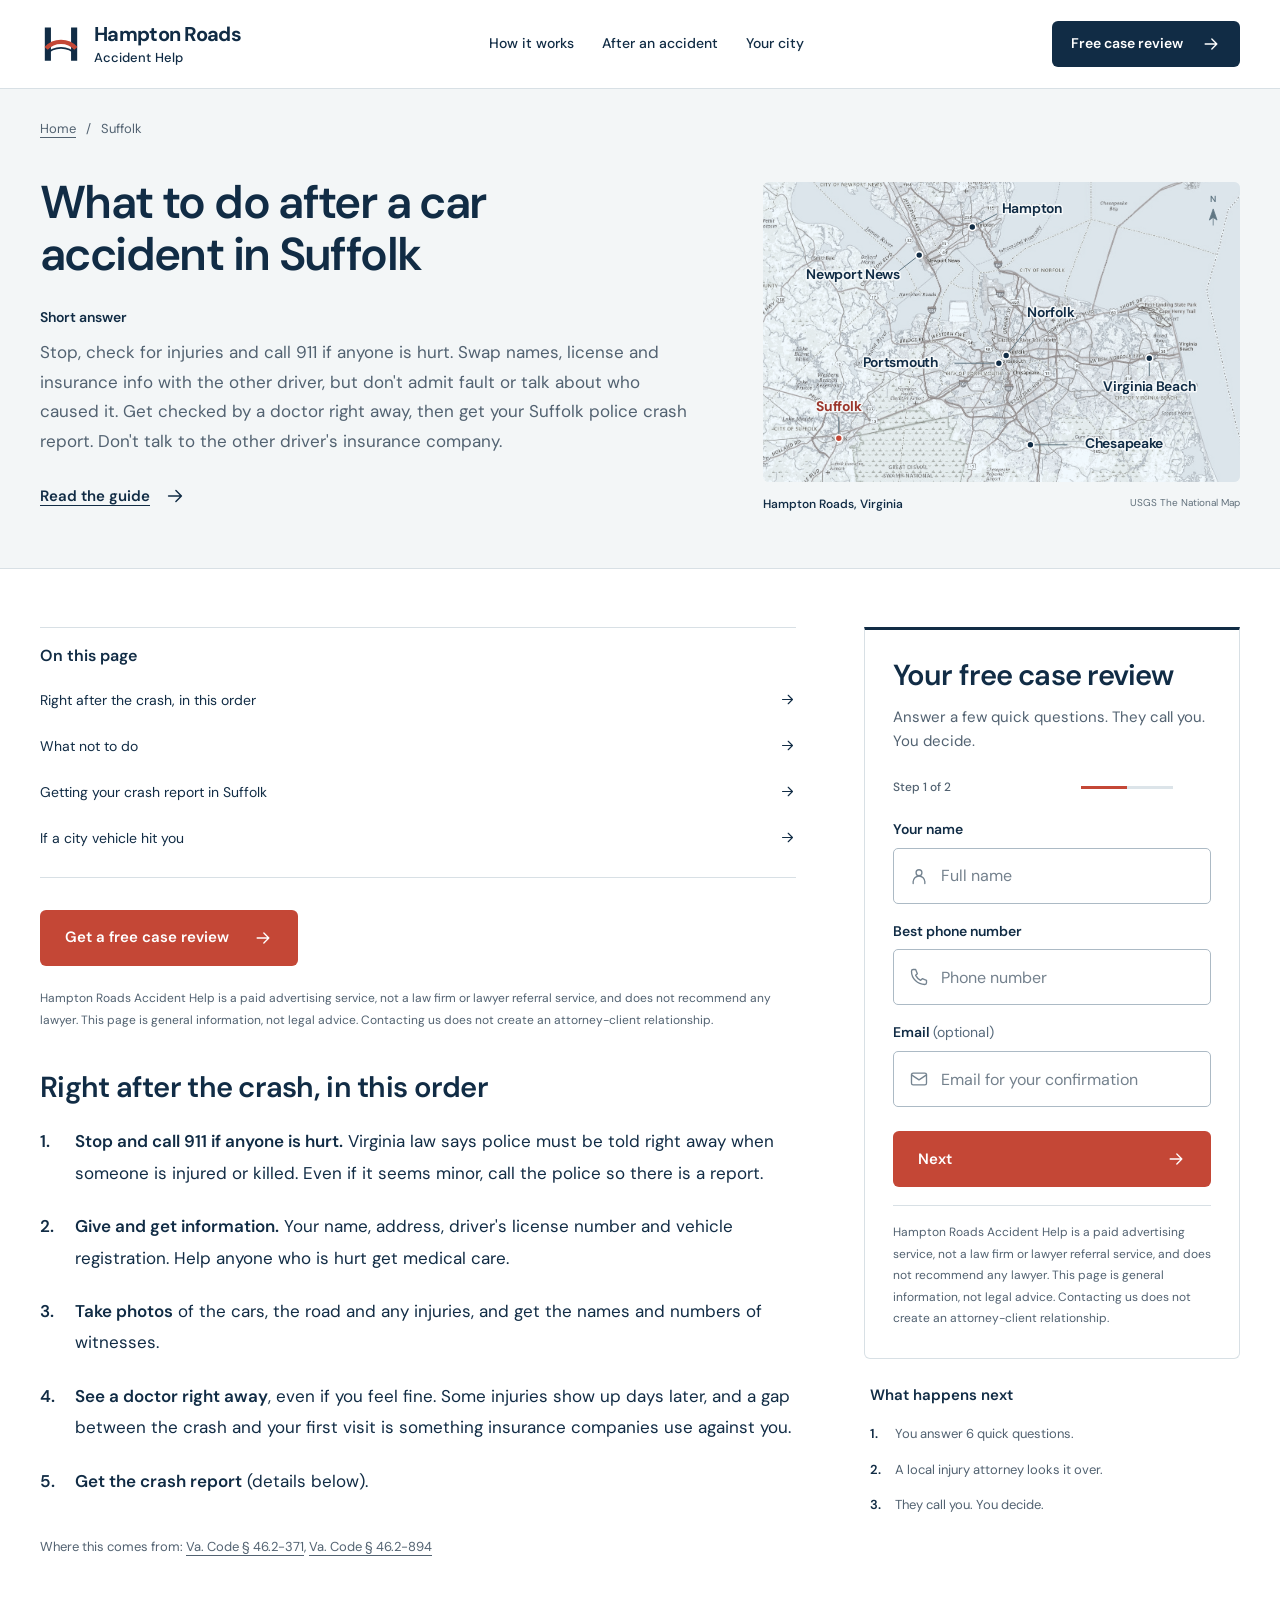
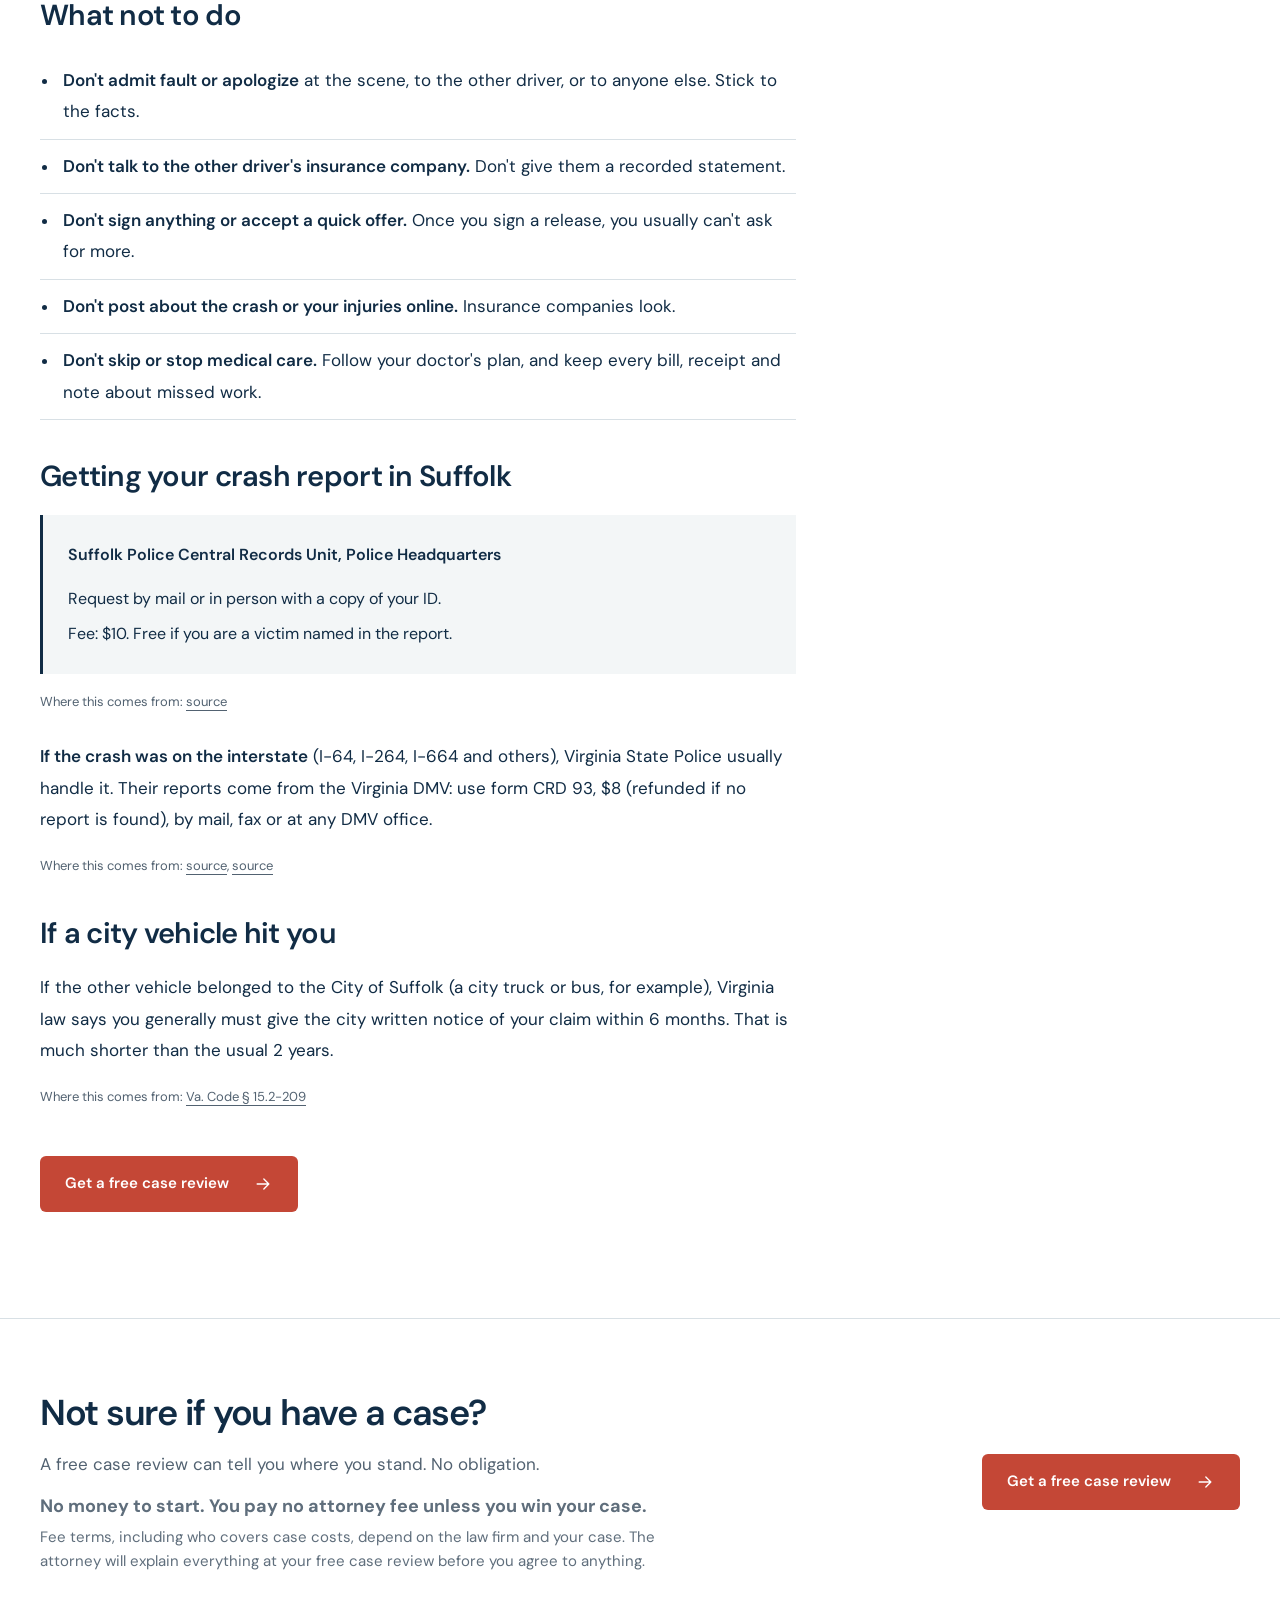
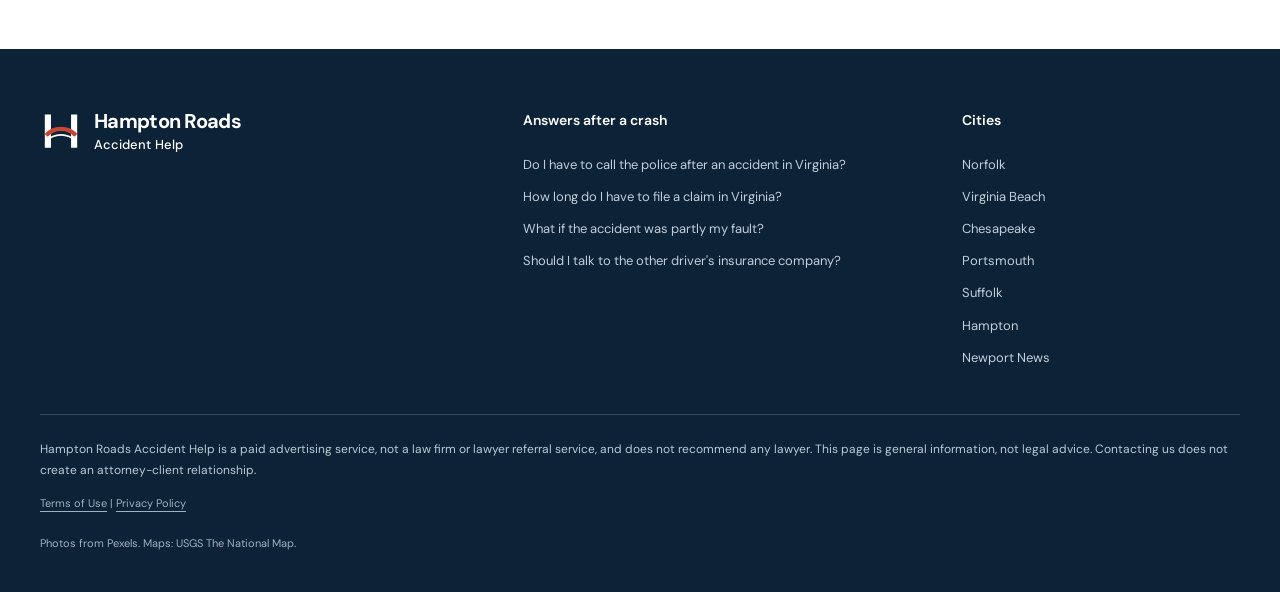
<file: after-a-car-accident-in-suffolk.html>
<!doctype html>
<html lang="en"><head><meta charset="utf-8"><meta name="viewport" content="width=device-width, initial-scale=1, viewport-fit=cover">
<title>What to do after a car accident in Suffolk | Hampton Roads Accident Help</title><meta name="description" content="Steps to take after a car accident in Suffolk, Virginia, and how to get your Suffolk police crash report."><meta name="theme-color" content="#112c45">
<link rel="icon" type="image/svg+xml" href="assets/favicon.svg">
<link rel="stylesheet" href="assets/fonts/fonts.css">
<link rel="stylesheet" href="assets/style.css"><link rel="stylesheet" href="assets/map.css">
<script src="assets/form-config.js" defer></script><script src="assets/site.js" defer></script>
</head><body class="guide-page"><a class="skip-link" href="#main">Skip to content</a>
    <header class="site-header"><div class="container header-inner"><a class="brand" href="index.html" aria-label="Hampton Roads Accident Help home"><svg class="brand-mark" viewBox="0 0 48 48" fill="none" aria-hidden="true"><path d="M9 5v38M39 5v38" stroke="currentColor" stroke-width="7"/><path d="M7 29c9-10 25-10 34 0" stroke="#c44736" stroke-width="5"/><path d="M7 36c9-10 25-10 34 0" stroke="currentColor" stroke-width="2"/></svg><span><span class="brand-top">Hampton Roads</span> <span class="brand-bottom">Accident Help</span></span></a>
      <nav class="desktop-nav" aria-label="Main navigation"><a href="index.html#how-it-works">How it works</a><a href="index.html#answers">After an accident</a><a href="index.html#cities">Your city</a></nav>
      <div class="header-actions"><a class="btn btn-small btn-dark" href="#review" data-review-link>Free case review<svg class="icon " viewBox="0 0 24 24" fill="none" stroke="currentColor" stroke-width="1.6" stroke-linecap="round" stroke-linejoin="round" aria-hidden="true"><path d="M5 12h14M13 6l6 6-6 6"/></svg></a><button class="menu-toggle" type="button" data-menu-toggle aria-expanded="false" aria-controls="mobile-menu" aria-label="Open navigation"><svg class="icon " viewBox="0 0 24 24" fill="none" stroke="currentColor" stroke-width="1.6" stroke-linecap="round" stroke-linejoin="round" aria-hidden="true"><path d="M4 8h16M4 16h16"/></svg></button></div>
    </div><nav id="mobile-menu" class="mobile-menu" aria-label="Mobile navigation" hidden><a href="index.html#how-it-works">How it works</a><a href="index.html#answers">After an accident</a><a href="index.html#cities">Your city</a></nav></header><main id="main"><section class="guide-hero"><div class="container"><nav class="crumb" aria-label="Breadcrumb"><a href="index.html">Home</a><span aria-hidden="true">/</span><span>Suffolk</span></nav><div class="guide-hero-grid"><div class="guide-copy"><h1>What to do after a car accident in Suffolk</h1><div class="short"><b>Short answer</b><p>Stop, check for injuries and call 911 if anyone is hurt. Swap names, license and insurance info with the other driver, but don't admit fault or talk about who caused it. Get checked by a doctor right away, then get your Suffolk police crash report. Don't talk to the other driver's insurance company.</p></div><a class="text-link" href="#guide-content">Read the guide<svg class="icon " viewBox="0 0 24 24" fill="none" stroke="currentColor" stroke-width="1.6" stroke-linecap="round" stroke-linejoin="round" aria-hidden="true"><path d="M5 12h14M13 6l6 6-6 6"/></svg></a></div><div class="guide-hero-media"><figure class="hr-map" aria-label="Map of Hampton Roads">
  <div class="hr-map__canvas">
    <svg class="hr-map__svg" viewBox="380 780 1240 780" role="img" aria-labelledby="hr-map-title hr-map-desc">
      <title id="hr-map-title">Hampton Roads, Virginia</title>
      <desc id="hr-map-desc">A map of Hampton Roads showing Norfolk, Virginia Beach, Chesapeake, Portsmouth, Suffolk, Hampton and Newport News.</desc>
      <defs>
        <filter id="hr-map-tone" color-interpolation-filters="sRGB">
          <feColorMatrix type="saturate" values="0.12"/>
          <feComponentTransfer>
            <feFuncR type="linear" slope="0.78" intercept="0.18"/>
            <feFuncG type="linear" slope="0.83" intercept="0.16"/>
            <feFuncB type="linear" slope="0.87" intercept="0.14"/>
          </feComponentTransfer>
        </filter>
      </defs>
      <image href="img/map-hr.jpg" width="1719" height="1642" filter="url(#hr-map-tone)"/>
      <g class="hr-map__north" transform="translate(1550 850)" aria-hidden="true">
        <text x="0" y="-17" text-anchor="middle">N</text>
        <path d="M0 0L-10 29L0 22L10 29Z"/>
        <path d="M0 22V43"/>
      </g>
      <g class="hr-map__place" data-city="hampton">
        <path class="hr-map__leader" d="M924 897L988 863"/>
        <circle class="hr-map__pin" cx="924" cy="897" r="9"/>
        <text x="1078.5" y="852" dominant-baseline="middle" text-anchor="middle">Hampton</text>
      </g>
      <g class="hr-map__place" data-city="newport-news">
        <path class="hr-map__leader" d="M786 970L732 1012"/>
        <circle class="hr-map__pin" cx="786" cy="970" r="9"/>
        <text x="614" y="1024" dominant-baseline="middle" text-anchor="middle">Newport News</text>
      </g>
      <g class="hr-map__place" data-city="norfolk">
        <path class="hr-map__leader" d="M1012 1231L1085 1139"/>
        <circle class="hr-map__pin" cx="1012" cy="1231" r="9"/>
        <text x="1128" y="1122" dominant-baseline="middle" text-anchor="middle">Norfolk</text>
      </g>
      <g class="hr-map__place" data-city="portsmouth">
        <path class="hr-map__leader" d="M993 1251L879 1251"/>
        <circle class="hr-map__pin" cx="993" cy="1251" r="9"/>
        <text x="736.5" y="1251" dominant-baseline="middle" text-anchor="middle">Portsmouth</text>
      </g>
      <g class="hr-map__place" data-city="virginia-beach">
        <path class="hr-map__leader" d="M1384 1238L1384 1283"/>
        <circle class="hr-map__pin" cx="1384" cy="1238" r="9"/>
        <text x="1384" y="1313" dominant-baseline="middle" text-anchor="middle">Virginia Beach</text>
      </g>
      <g class="hr-map__place is-current" data-city="suffolk">
        <path class="hr-map__leader" d="M577 1446L577 1391"/>
        <circle class="hr-map__pin" cx="577" cy="1446" r="9"/>
        <text x="577" y="1366" dominant-baseline="middle" text-anchor="middle">Suffolk</text>
      </g>
      <g class="hr-map__place" data-city="chesapeake">
        <path class="hr-map__leader" d="M1075 1463L1170 1463"/>
        <circle class="hr-map__pin" cx="1075" cy="1463" r="9"/>
        <text x="1318.5" y="1463" dominant-baseline="middle" text-anchor="middle">Chesapeake</text>
      </g>
    </svg>
  </div>
  <figcaption class="hr-map__caption"><span>Hampton Roads, Virginia</span><span class="hr-map__source">USGS The National Map</span></figcaption>
</figure>
</div></div></div></section>
    <div class="container article-layout" id="guide"><aside class="side"><section class="review-card" id="review" aria-labelledby="review-title">
      <div class="review-heading">
      <h2 id="review-title" tabindex="-1">Your free case review</h2>
      <p class="form-sub">Answer a few quick questions. They call you. You decide.</p>
      <div class="form-progress"><span data-step-number>Step 1 of 2</span><span class="progress-track" aria-hidden="true"><span data-progress></span></span></div>
      </div>
      <form data-review-form id="case-review-form" novalidate onsubmit="return false">
        <div data-form-step="1" class="contact-fields">
          <div class="field-group">
          <label class="field-label" for="full-name">Your name</label>
          <div class="field-wrap"><svg class="icon " viewBox="0 0 24 24" fill="none" stroke="currentColor" stroke-width="1.6" stroke-linecap="round" stroke-linejoin="round" aria-hidden="true"><circle cx="12" cy="8" r="3.5"/><path d="M5 21v-2a7 7 0 0 1 14 0v2"/></svg><input id="full-name" type="text" name="name" placeholder="Full name" autocomplete="name" maxlength="150" required></div>
          </div><div class="field-group">
          <label class="field-label" for="phone-number">Best phone number</label>
          <div class="field-wrap"><svg class="icon " viewBox="0 0 24 24" fill="none" stroke="currentColor" stroke-width="1.6" stroke-linecap="round" stroke-linejoin="round" aria-hidden="true"><path d="M8 3H5a2 2 0 0 0-2 2c0 8.8 7.2 16 16 16a2 2 0 0 0 2-2v-3l-5-2-2 2a14 14 0 0 1-6-6l2-2-2-5Z"/></svg><input id="phone-number" type="tel" name="phone" placeholder="Phone number" autocomplete="tel" inputmode="tel" maxlength="40" required></div>
          </div><div class="field-group">
          <label class="field-label" for="email-address">Email <span class="field-optional">(optional)</span></label>
          <div class="field-wrap"><svg class="icon " viewBox="0 0 24 24" fill="none" stroke="currentColor" stroke-width="1.6" stroke-linecap="round" stroke-linejoin="round" aria-hidden="true"><rect x="3" y="5" width="18" height="14" rx="2"/><path d="m3 7 9 6 9-6"/></svg><input id="email-address" type="email" name="email" placeholder="Email for your confirmation" autocomplete="email" inputmode="email" maxlength="254"></div>
          </div><div class="form-next">
          <button class="btn btn-full" type="button" data-next>Next<svg class="icon " viewBox="0 0 24 24" fill="none" stroke="currentColor" stroke-width="1.6" stroke-linecap="round" stroke-linejoin="round" aria-hidden="true"><path d="M5 12h14M13 6l6 6-6 6"/></svg></button>
          </div>
        </div>
        <div data-form-step="2" hidden>
          <fieldset data-question><legend>When was the accident?</legend><div class="choices choices-4"><label class="choice"><input type="radio" name="when" value="This week" required><span>This week</span></label><label class="choice"><input type="radio" name="when" value="This month" required><span>This month</span></label><label class="choice"><input type="radio" name="when" value="1 to 6 months" required><span>1 to 6 months</span></label><label class="choice"><input type="radio" name="when" value="Longer" required><span>Longer</span></label></div></fieldset><fieldset data-question><legend>Were you hurt?</legend><div class="choices choices-3"><label class="choice"><input type="radio" name="hurt" value="Yes" required><span>Yes</span></label><label class="choice"><input type="radio" name="hurt" value="Not sure" required><span>Not sure</span></label><label class="choice"><input type="radio" name="hurt" value="No" required><span>No</span></label></div></fieldset><fieldset data-question><legend>Whose fault was it?</legend><div class="choices choices-3"><label class="choice"><input type="radio" name="fault" value="The other driver" required><span>The other driver</span></label><label class="choice"><input type="radio" name="fault" value="Not sure" required><span>Not sure</span></label></div></fieldset><fieldset data-question><legend>Do you already have a lawyer?</legend><div class="choices choices-2"><label class="choice"><input type="radio" name="lawyer" value="No" required><span>No</span></label><label class="choice"><input type="radio" name="lawyer" value="Yes" required><span>Yes</span></label></div></fieldset>
          <label class="consent"><input type="checkbox" name="consent" required><span data-consent-text>Hampton Roads Accident Help and a participating local injury law firm may call, text (including automated texts) or email me about this. Not required to get help. Reply STOP to opt out.</span></label>
          <button class="btn btn-full" type="submit">Get my free review<svg class="icon " viewBox="0 0 24 24" fill="none" stroke="currentColor" stroke-width="1.6" stroke-linecap="round" stroke-linejoin="round" aria-hidden="true"><path d="M5 12h14M13 6l6 6-6 6"/></svg></button>
          <button type="button" class="back" data-back>Back</button>
        </div>
        <p class="form-error" data-form-error role="alert" hidden></p>
        <div class="form-status" data-form-status role="status" hidden></div>
      </form>
      <div class="review-details"><noscript><p class="preview-notice">Please enable JavaScript to use this preview form. Your information has not been sent.</p></noscript>
      <p class="preview-notice" data-preview-notice>Preview only. This form does not send your information.</p>
      <p class="fine form-fine">Hampton Roads Accident Help is a paid advertising service, not a law firm or lawyer referral service, and does not recommend any lawyer. This page is general information, not legal advice. Contacting us does not create an attorney-client relationship.</p>
      </div>
    </section><div class="side-process"><h2>What happens next</h2><ol class="mini"><li>You answer 6 quick questions.</li><li>A local injury attorney looks it over.</li><li>They call you. You decide.</li></ol></div></aside><article class="art" id="guide-content"><nav class="on-this-page" aria-label="On this page"><h2>On this page</h2><a href="#guide-section-1">Right after the crash, in this order<svg class="icon " viewBox="0 0 24 24" fill="none" stroke="currentColor" stroke-width="1.6" stroke-linecap="round" stroke-linejoin="round" aria-hidden="true"><path d="M5 12h14M13 6l6 6-6 6"/></svg></a><a href="#guide-donts">What not to do<svg class="icon " viewBox="0 0 24 24" fill="none" stroke="currentColor" stroke-width="1.6" stroke-linecap="round" stroke-linejoin="round" aria-hidden="true"><path d="M5 12h14M13 6l6 6-6 6"/></svg></a><a href="#guide-section-2">Getting your crash report in Suffolk<svg class="icon " viewBox="0 0 24 24" fill="none" stroke="currentColor" stroke-width="1.6" stroke-linecap="round" stroke-linejoin="round" aria-hidden="true"><path d="M5 12h14M13 6l6 6-6 6"/></svg></a><a href="#guide-section-3">If a city vehicle hit you<svg class="icon " viewBox="0 0 24 24" fill="none" stroke="currentColor" stroke-width="1.6" stroke-linecap="round" stroke-linejoin="round" aria-hidden="true"><path d="M5 12h14M13 6l6 6-6 6"/></svg></a></nav>

<a class="btn" href="#review" data-review-link>Get a free case review<svg class="icon " viewBox="0 0 24 24" fill="none" stroke="currentColor" stroke-width="1.6" stroke-linecap="round" stroke-linejoin="round" aria-hidden="true"><path d="M5 12h14M13 6l6 6-6 6"/></svg></a>
<p class="fine">Hampton Roads Accident Help is a paid advertising service, not a law firm or lawyer referral service, and does not recommend any lawyer. This page is general information, not legal advice. Contacting us does not create an attorney-client relationship.</p>
<h2 id="guide-section-1">Right after the crash, in this order</h2>
<ol>
<li><b>Stop and call 911 if anyone is hurt.</b> Virginia law says police must be told right away when someone is injured or killed. Even if it seems minor, call the police so there is a report.</li>
<li><b>Give and get information.</b> Your name, address, driver's license number and vehicle registration. Help anyone who is hurt get medical care.</li>
<li><b>Take photos</b> of the cars, the road and any injuries, and get the names and numbers of witnesses.</li>
<li><b>See a doctor right away</b>, even if you feel fine. Some injuries show up days later, and a gap between the crash and your first visit is something insurance companies use against you.</li>
<li><b>Get the crash report</b> (details below).</li>
</ol>
<p class="src">Where this comes from: <a href="https://law.lis.virginia.gov/vacode/46.2-371/">Va. Code § 46.2-371</a>, <a href="https://law.lis.virginia.gov/vacode/46.2-894/">Va. Code § 46.2-894</a></p>
<h2 id="guide-donts">What not to do</h2>
<ul><li><b>Don't admit fault or apologize</b> at the scene, to the other driver, or to anyone else. Stick to the facts.</li><li><b>Don't talk to the other driver's insurance company.</b> Don't give them a recorded statement.</li><li><b>Don't sign anything or accept a quick offer.</b> Once you sign a release, you usually can't ask for more.</li><li><b>Don't post about the crash or your injuries online.</b> Insurance companies look.</li><li><b>Don't skip or stop medical care.</b> Follow your doctor's plan, and keep every bill, receipt and note about missed work.</li></ul>
<h2 id="guide-section-2">Getting your crash report in Suffolk</h2>
<ul class="office"><li>Suffolk Police Central Records Unit, Police Headquarters</li><li>Request by mail or in person with a copy of your ID.</li><li>Fee: $10. Free if you are a victim named in the report.</li></ul>
<p class="src">Where this comes from: <a href="https://www.suffolkva.us/Faq.aspx?QID=158">source</a></p>
<p><b>If the crash was on the interstate</b> (I-64, I-264, I-664 and others), Virginia State Police usually handle it. Their reports come from the Virginia DMV: use form CRD 93, $8 (refunded if no report is found), by mail, fax or at any DMV office.</p>
<p class="src">Where this comes from: <a href="https://www.dmv.virginia.gov/records/request-police-crash-report">source</a>, <a href="https://vsp.virginia.gov/state-police-report/">source</a></p>
<h2 id="guide-section-3">If a city vehicle hit you</h2>
<p>If the other vehicle belonged to the City of Suffolk (a city truck or bus, for example), Virginia law says you generally must give the city written notice of your claim within 6 months. That is much shorter than the usual 2 years.</p>
<p class="src">Where this comes from: <a href="https://law.lis.virginia.gov/vacode/15.2-209/">Va. Code § 15.2-209</a></p>
<a class="btn" href="#review" data-review-link>Get a free case review<svg class="icon " viewBox="0 0 24 24" fill="none" stroke="currentColor" stroke-width="1.6" stroke-linecap="round" stroke-linejoin="round" aria-hidden="true"><path d="M5 12h14M13 6l6 6-6 6"/></svg></a>
</article></div></main><section class="closing"><div class="container closing-inner"><div><h2>Not sure if you have a case?</h2><p>A free case review can tell you where you stand. No obligation.</p><p class="fee-note"><strong>No money to start. You pay no attorney fee unless you win your case.</strong> Fee terms, including who covers case costs, depend on the law firm and your case. The attorney will explain everything at your free case review before you agree to anything.</p></div><a class="btn" href="#review" data-review-link>Get a free case review<svg class="icon " viewBox="0 0 24 24" fill="none" stroke="currentColor" stroke-width="1.6" stroke-linecap="round" stroke-linejoin="round" aria-hidden="true"><path d="M5 12h14M13 6l6 6-6 6"/></svg></a></div></section><footer class="foot"><div class="container"><a class="brand" href="index.html" aria-label="Hampton Roads Accident Help home"><svg class="brand-mark" viewBox="0 0 48 48" fill="none" aria-hidden="true"><path d="M9 5v38M39 5v38" stroke="currentColor" stroke-width="7"/><path d="M7 29c9-10 25-10 34 0" stroke="#c44736" stroke-width="5"/><path d="M7 36c9-10 25-10 34 0" stroke="currentColor" stroke-width="2"/></svg><span><span class="brand-top">Hampton Roads</span> <span class="brand-bottom">Accident Help</span></span></a><div class="fcols"><div><p class="fh">Answers after a crash</p><ul><li><a href="do-i-have-to-call-police.html">Do I have to call the police after an accident in Virginia?</a></li><li><a href="how-long-to-file.html">How long do I have to file a claim in Virginia?</a></li><li><a href="partly-my-fault.html">What if the accident was partly my fault?</a></li><li><a href="other-drivers-insurance.html">Should I talk to the other driver's insurance company?</a></li></ul></div><div><p class="fh">Cities</p><ul><li><a href="after-a-car-accident-in-norfolk.html">Norfolk</a></li><li><a href="after-a-car-accident-in-virginia-beach.html">Virginia Beach</a></li><li><a href="after-a-car-accident-in-chesapeake.html">Chesapeake</a></li><li><a href="after-a-car-accident-in-portsmouth.html">Portsmouth</a></li><li><a href="after-a-car-accident-in-suffolk.html">Suffolk</a></li><li><a href="after-a-car-accident-in-hampton.html">Hampton</a></li><li><a href="after-a-car-accident-in-newport-news.html">Newport News</a></li></ul></div></div>
<p class="fine">Hampton Roads Accident Help is a paid advertising service, not a law firm or lawyer referral service, and does not recommend any lawyer. This page is general information, not legal advice. Contacting us does not create an attorney-client relationship.</p><p class="credit"><a href="terms.html">Terms of Use</a> | <a href="privacy.html">Privacy Policy</a></p><p class="credit">Photos from Pexels. Maps: USGS The National Map.</p></div></footer><div class="mobile-cta"><span>Free case review.<br><small>No obligation.</small></span><a class="btn btn-dark" href="#review" data-review-link>Start here<svg class="icon " viewBox="0 0 24 24" fill="none" stroke="currentColor" stroke-width="1.6" stroke-linecap="round" stroke-linejoin="round" aria-hidden="true"><path d="M5 12h14M13 6l6 6-6 6"/></svg></a></div></body></html>
</file>
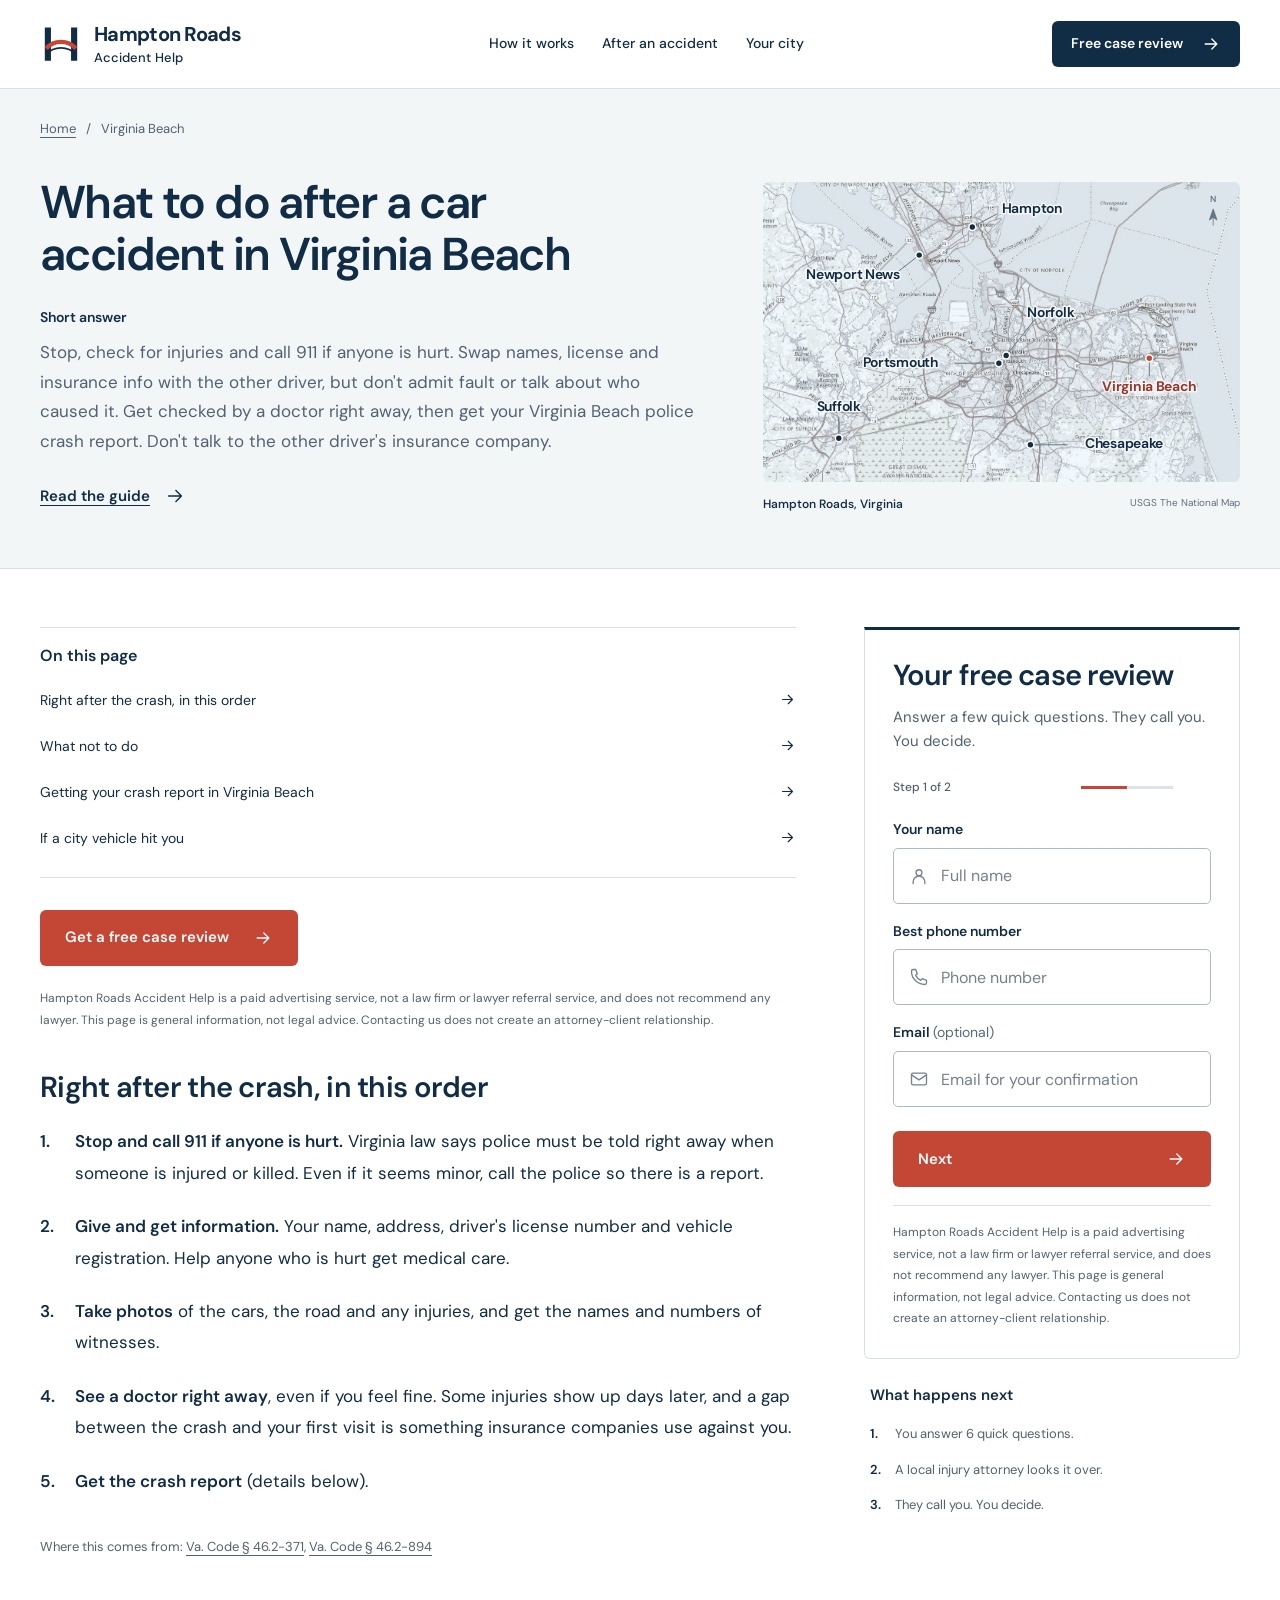
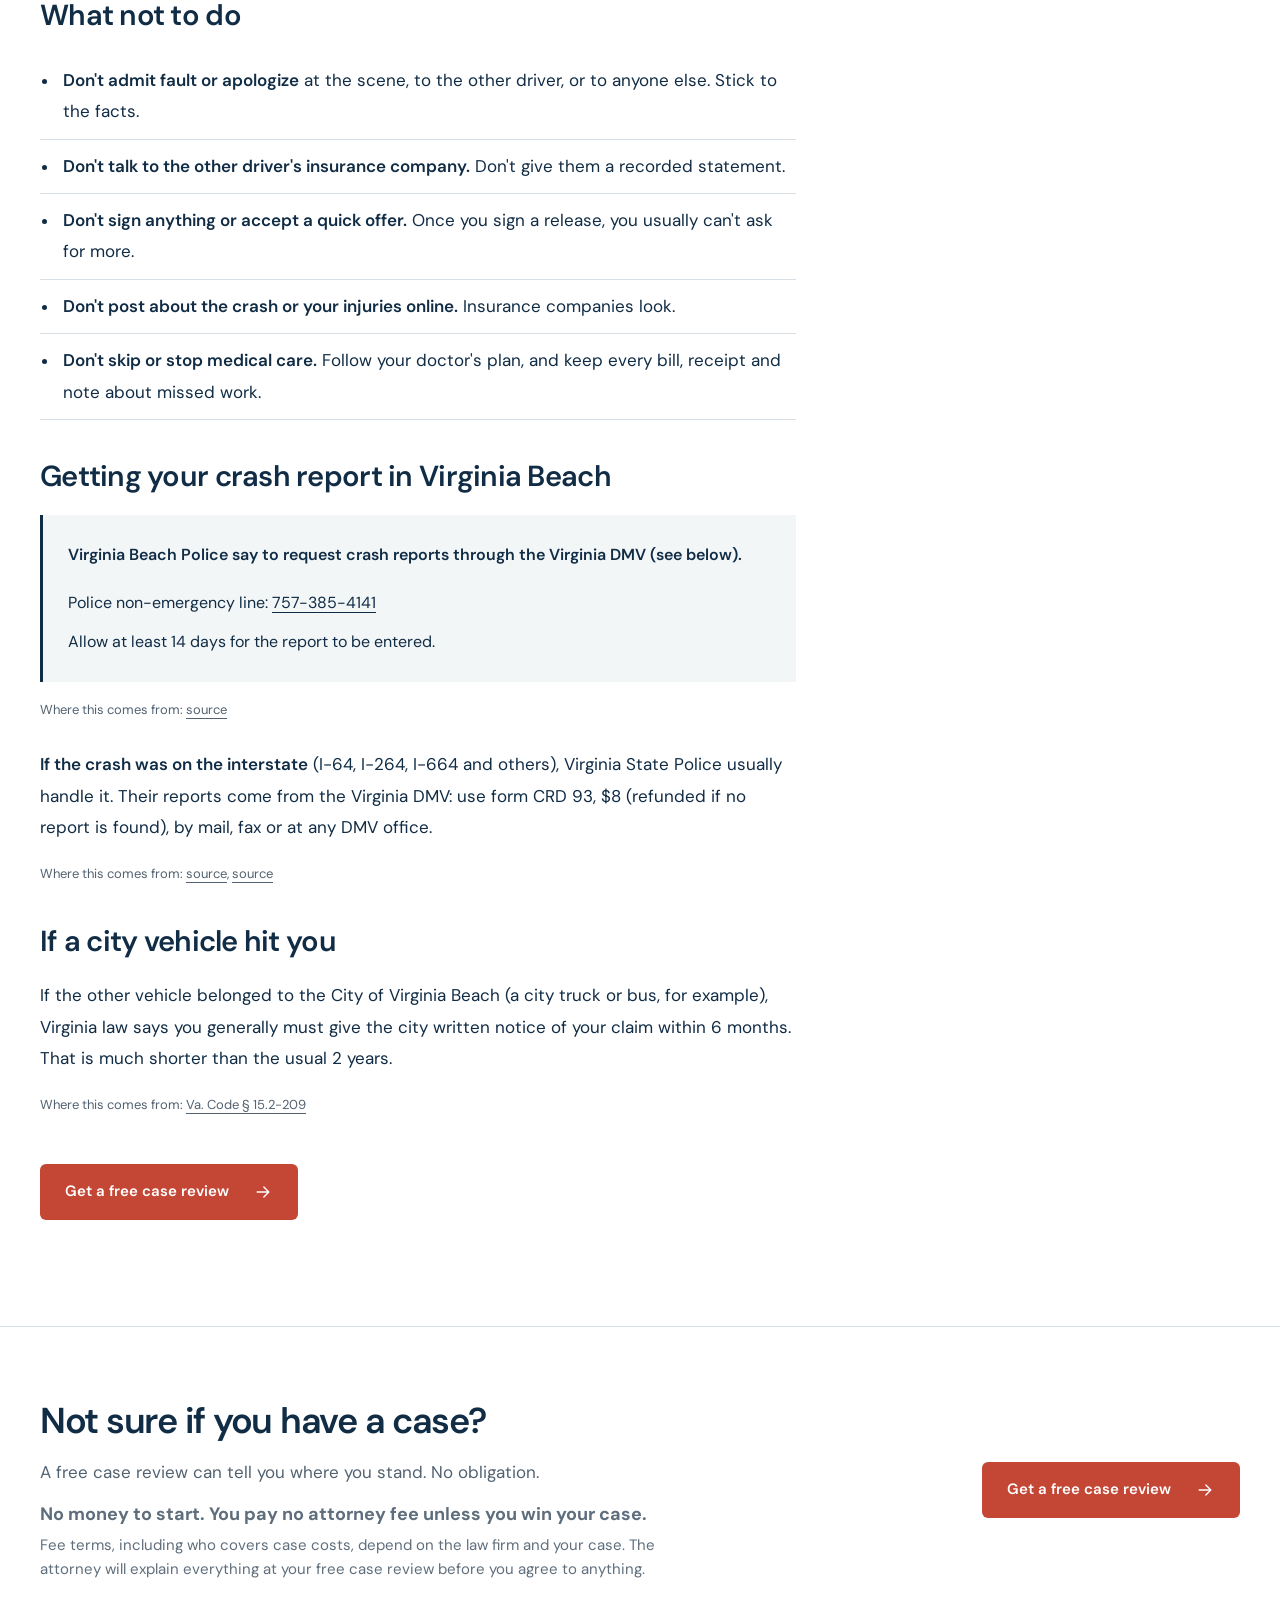
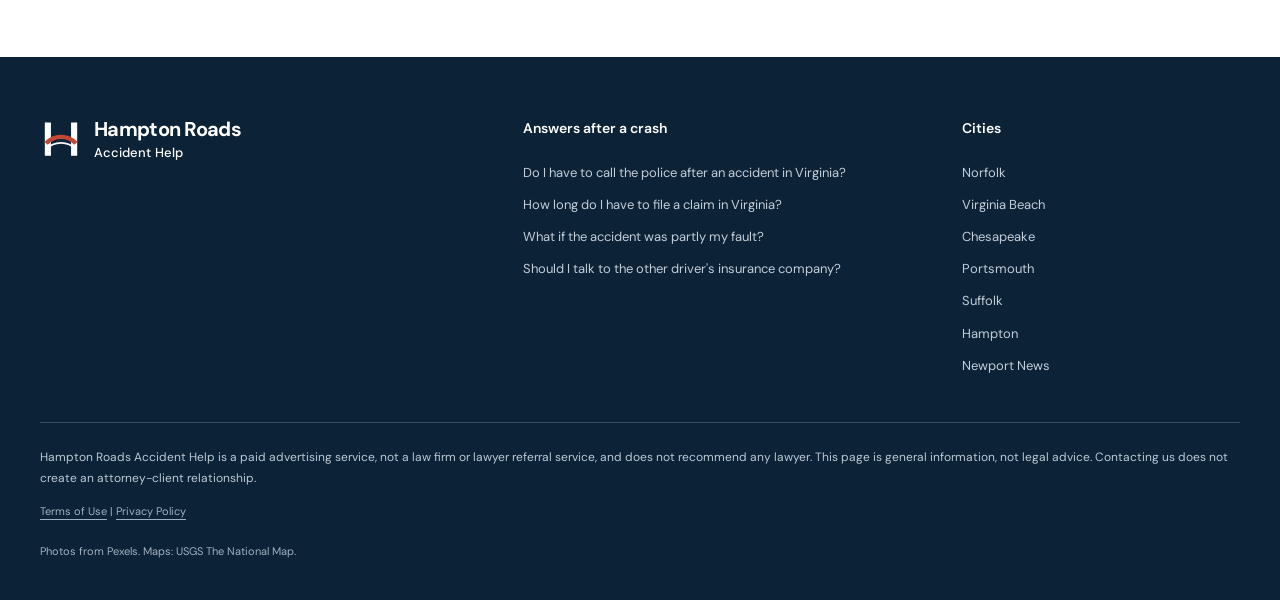
<file: after-a-car-accident-in-virginia-beach.html>
<!doctype html>
<html lang="en"><head><meta charset="utf-8"><meta name="viewport" content="width=device-width, initial-scale=1, viewport-fit=cover">
<title>What to do after a car accident in Virginia Beach | Hampton Roads Accident Help</title><meta name="description" content="Steps to take after a car accident in Virginia Beach, Virginia, and how to get your Virginia Beach police crash report."><meta name="theme-color" content="#112c45">
<link rel="icon" type="image/svg+xml" href="assets/favicon.svg">
<link rel="stylesheet" href="assets/fonts/fonts.css">
<link rel="stylesheet" href="assets/style.css"><link rel="stylesheet" href="assets/map.css">
<script src="assets/form-config.js" defer></script><script src="assets/site.js" defer></script>
</head><body class="guide-page"><a class="skip-link" href="#main">Skip to content</a>
    <header class="site-header"><div class="container header-inner"><a class="brand" href="index.html" aria-label="Hampton Roads Accident Help home"><svg class="brand-mark" viewBox="0 0 48 48" fill="none" aria-hidden="true"><path d="M9 5v38M39 5v38" stroke="currentColor" stroke-width="7"/><path d="M7 29c9-10 25-10 34 0" stroke="#c44736" stroke-width="5"/><path d="M7 36c9-10 25-10 34 0" stroke="currentColor" stroke-width="2"/></svg><span><span class="brand-top">Hampton Roads</span> <span class="brand-bottom">Accident Help</span></span></a>
      <nav class="desktop-nav" aria-label="Main navigation"><a href="index.html#how-it-works">How it works</a><a href="index.html#answers">After an accident</a><a href="index.html#cities">Your city</a></nav>
      <div class="header-actions"><a class="btn btn-small btn-dark" href="#review" data-review-link>Free case review<svg class="icon " viewBox="0 0 24 24" fill="none" stroke="currentColor" stroke-width="1.6" stroke-linecap="round" stroke-linejoin="round" aria-hidden="true"><path d="M5 12h14M13 6l6 6-6 6"/></svg></a><button class="menu-toggle" type="button" data-menu-toggle aria-expanded="false" aria-controls="mobile-menu" aria-label="Open navigation"><svg class="icon " viewBox="0 0 24 24" fill="none" stroke="currentColor" stroke-width="1.6" stroke-linecap="round" stroke-linejoin="round" aria-hidden="true"><path d="M4 8h16M4 16h16"/></svg></button></div>
    </div><nav id="mobile-menu" class="mobile-menu" aria-label="Mobile navigation" hidden><a href="index.html#how-it-works">How it works</a><a href="index.html#answers">After an accident</a><a href="index.html#cities">Your city</a></nav></header><main id="main"><section class="guide-hero"><div class="container"><nav class="crumb" aria-label="Breadcrumb"><a href="index.html">Home</a><span aria-hidden="true">/</span><span>Virginia Beach</span></nav><div class="guide-hero-grid"><div class="guide-copy"><h1>What to do after a car accident in Virginia Beach</h1><div class="short"><b>Short answer</b><p>Stop, check for injuries and call 911 if anyone is hurt. Swap names, license and insurance info with the other driver, but don't admit fault or talk about who caused it. Get checked by a doctor right away, then get your Virginia Beach police crash report. Don't talk to the other driver's insurance company.</p></div><a class="text-link" href="#guide-content">Read the guide<svg class="icon " viewBox="0 0 24 24" fill="none" stroke="currentColor" stroke-width="1.6" stroke-linecap="round" stroke-linejoin="round" aria-hidden="true"><path d="M5 12h14M13 6l6 6-6 6"/></svg></a></div><div class="guide-hero-media"><figure class="hr-map" aria-label="Map of Hampton Roads">
  <div class="hr-map__canvas">
    <svg class="hr-map__svg" viewBox="380 780 1240 780" role="img" aria-labelledby="hr-map-title hr-map-desc">
      <title id="hr-map-title">Hampton Roads, Virginia</title>
      <desc id="hr-map-desc">A map of Hampton Roads showing Norfolk, Virginia Beach, Chesapeake, Portsmouth, Suffolk, Hampton and Newport News.</desc>
      <defs>
        <filter id="hr-map-tone" color-interpolation-filters="sRGB">
          <feColorMatrix type="saturate" values="0.12"/>
          <feComponentTransfer>
            <feFuncR type="linear" slope="0.78" intercept="0.18"/>
            <feFuncG type="linear" slope="0.83" intercept="0.16"/>
            <feFuncB type="linear" slope="0.87" intercept="0.14"/>
          </feComponentTransfer>
        </filter>
      </defs>
      <image href="img/map-hr.jpg" width="1719" height="1642" filter="url(#hr-map-tone)"/>
      <g class="hr-map__north" transform="translate(1550 850)" aria-hidden="true">
        <text x="0" y="-17" text-anchor="middle">N</text>
        <path d="M0 0L-10 29L0 22L10 29Z"/>
        <path d="M0 22V43"/>
      </g>
      <g class="hr-map__place" data-city="hampton">
        <path class="hr-map__leader" d="M924 897L988 863"/>
        <circle class="hr-map__pin" cx="924" cy="897" r="9"/>
        <text x="1078.5" y="852" dominant-baseline="middle" text-anchor="middle">Hampton</text>
      </g>
      <g class="hr-map__place" data-city="newport-news">
        <path class="hr-map__leader" d="M786 970L732 1012"/>
        <circle class="hr-map__pin" cx="786" cy="970" r="9"/>
        <text x="614" y="1024" dominant-baseline="middle" text-anchor="middle">Newport News</text>
      </g>
      <g class="hr-map__place" data-city="norfolk">
        <path class="hr-map__leader" d="M1012 1231L1085 1139"/>
        <circle class="hr-map__pin" cx="1012" cy="1231" r="9"/>
        <text x="1128" y="1122" dominant-baseline="middle" text-anchor="middle">Norfolk</text>
      </g>
      <g class="hr-map__place" data-city="portsmouth">
        <path class="hr-map__leader" d="M993 1251L879 1251"/>
        <circle class="hr-map__pin" cx="993" cy="1251" r="9"/>
        <text x="736.5" y="1251" dominant-baseline="middle" text-anchor="middle">Portsmouth</text>
      </g>
      <g class="hr-map__place is-current" data-city="virginia-beach">
        <path class="hr-map__leader" d="M1384 1238L1384 1283"/>
        <circle class="hr-map__pin" cx="1384" cy="1238" r="9"/>
        <text x="1384" y="1313" dominant-baseline="middle" text-anchor="middle">Virginia Beach</text>
      </g>
      <g class="hr-map__place" data-city="suffolk">
        <path class="hr-map__leader" d="M577 1446L577 1391"/>
        <circle class="hr-map__pin" cx="577" cy="1446" r="9"/>
        <text x="577" y="1366" dominant-baseline="middle" text-anchor="middle">Suffolk</text>
      </g>
      <g class="hr-map__place" data-city="chesapeake">
        <path class="hr-map__leader" d="M1075 1463L1170 1463"/>
        <circle class="hr-map__pin" cx="1075" cy="1463" r="9"/>
        <text x="1318.5" y="1463" dominant-baseline="middle" text-anchor="middle">Chesapeake</text>
      </g>
    </svg>
  </div>
  <figcaption class="hr-map__caption"><span>Hampton Roads, Virginia</span><span class="hr-map__source">USGS The National Map</span></figcaption>
</figure>
</div></div></div></section>
    <div class="container article-layout" id="guide"><aside class="side"><section class="review-card" id="review" aria-labelledby="review-title">
      <div class="review-heading">
      <h2 id="review-title" tabindex="-1">Your free case review</h2>
      <p class="form-sub">Answer a few quick questions. They call you. You decide.</p>
      <div class="form-progress"><span data-step-number>Step 1 of 2</span><span class="progress-track" aria-hidden="true"><span data-progress></span></span></div>
      </div>
      <form data-review-form id="case-review-form" novalidate onsubmit="return false">
        <div data-form-step="1" class="contact-fields">
          <div class="field-group">
          <label class="field-label" for="full-name">Your name</label>
          <div class="field-wrap"><svg class="icon " viewBox="0 0 24 24" fill="none" stroke="currentColor" stroke-width="1.6" stroke-linecap="round" stroke-linejoin="round" aria-hidden="true"><circle cx="12" cy="8" r="3.5"/><path d="M5 21v-2a7 7 0 0 1 14 0v2"/></svg><input id="full-name" type="text" name="name" placeholder="Full name" autocomplete="name" maxlength="150" required></div>
          </div><div class="field-group">
          <label class="field-label" for="phone-number">Best phone number</label>
          <div class="field-wrap"><svg class="icon " viewBox="0 0 24 24" fill="none" stroke="currentColor" stroke-width="1.6" stroke-linecap="round" stroke-linejoin="round" aria-hidden="true"><path d="M8 3H5a2 2 0 0 0-2 2c0 8.8 7.2 16 16 16a2 2 0 0 0 2-2v-3l-5-2-2 2a14 14 0 0 1-6-6l2-2-2-5Z"/></svg><input id="phone-number" type="tel" name="phone" placeholder="Phone number" autocomplete="tel" inputmode="tel" maxlength="40" required></div>
          </div><div class="field-group">
          <label class="field-label" for="email-address">Email <span class="field-optional">(optional)</span></label>
          <div class="field-wrap"><svg class="icon " viewBox="0 0 24 24" fill="none" stroke="currentColor" stroke-width="1.6" stroke-linecap="round" stroke-linejoin="round" aria-hidden="true"><rect x="3" y="5" width="18" height="14" rx="2"/><path d="m3 7 9 6 9-6"/></svg><input id="email-address" type="email" name="email" placeholder="Email for your confirmation" autocomplete="email" inputmode="email" maxlength="254"></div>
          </div><div class="form-next">
          <button class="btn btn-full" type="button" data-next>Next<svg class="icon " viewBox="0 0 24 24" fill="none" stroke="currentColor" stroke-width="1.6" stroke-linecap="round" stroke-linejoin="round" aria-hidden="true"><path d="M5 12h14M13 6l6 6-6 6"/></svg></button>
          </div>
        </div>
        <div data-form-step="2" hidden>
          <fieldset data-question><legend>When was the accident?</legend><div class="choices choices-4"><label class="choice"><input type="radio" name="when" value="This week" required><span>This week</span></label><label class="choice"><input type="radio" name="when" value="This month" required><span>This month</span></label><label class="choice"><input type="radio" name="when" value="1 to 6 months" required><span>1 to 6 months</span></label><label class="choice"><input type="radio" name="when" value="Longer" required><span>Longer</span></label></div></fieldset><fieldset data-question><legend>Were you hurt?</legend><div class="choices choices-3"><label class="choice"><input type="radio" name="hurt" value="Yes" required><span>Yes</span></label><label class="choice"><input type="radio" name="hurt" value="Not sure" required><span>Not sure</span></label><label class="choice"><input type="radio" name="hurt" value="No" required><span>No</span></label></div></fieldset><fieldset data-question><legend>Whose fault was it?</legend><div class="choices choices-3"><label class="choice"><input type="radio" name="fault" value="The other driver" required><span>The other driver</span></label><label class="choice"><input type="radio" name="fault" value="Not sure" required><span>Not sure</span></label></div></fieldset><fieldset data-question><legend>Do you already have a lawyer?</legend><div class="choices choices-2"><label class="choice"><input type="radio" name="lawyer" value="No" required><span>No</span></label><label class="choice"><input type="radio" name="lawyer" value="Yes" required><span>Yes</span></label></div></fieldset>
          <label class="consent"><input type="checkbox" name="consent" required><span data-consent-text>Hampton Roads Accident Help and a participating local injury law firm may call, text (including automated texts) or email me about this. Not required to get help. Reply STOP to opt out.</span></label>
          <button class="btn btn-full" type="submit">Get my free review<svg class="icon " viewBox="0 0 24 24" fill="none" stroke="currentColor" stroke-width="1.6" stroke-linecap="round" stroke-linejoin="round" aria-hidden="true"><path d="M5 12h14M13 6l6 6-6 6"/></svg></button>
          <button type="button" class="back" data-back>Back</button>
        </div>
        <p class="form-error" data-form-error role="alert" hidden></p>
        <div class="form-status" data-form-status role="status" hidden></div>
      </form>
      <div class="review-details"><noscript><p class="preview-notice">Please enable JavaScript to use this preview form. Your information has not been sent.</p></noscript>
      <p class="preview-notice" data-preview-notice>Preview only. This form does not send your information.</p>
      <p class="fine form-fine">Hampton Roads Accident Help is a paid advertising service, not a law firm or lawyer referral service, and does not recommend any lawyer. This page is general information, not legal advice. Contacting us does not create an attorney-client relationship.</p>
      </div>
    </section><div class="side-process"><h2>What happens next</h2><ol class="mini"><li>You answer 6 quick questions.</li><li>A local injury attorney looks it over.</li><li>They call you. You decide.</li></ol></div></aside><article class="art" id="guide-content"><nav class="on-this-page" aria-label="On this page"><h2>On this page</h2><a href="#guide-section-1">Right after the crash, in this order<svg class="icon " viewBox="0 0 24 24" fill="none" stroke="currentColor" stroke-width="1.6" stroke-linecap="round" stroke-linejoin="round" aria-hidden="true"><path d="M5 12h14M13 6l6 6-6 6"/></svg></a><a href="#guide-donts">What not to do<svg class="icon " viewBox="0 0 24 24" fill="none" stroke="currentColor" stroke-width="1.6" stroke-linecap="round" stroke-linejoin="round" aria-hidden="true"><path d="M5 12h14M13 6l6 6-6 6"/></svg></a><a href="#guide-section-2">Getting your crash report in Virginia Beach<svg class="icon " viewBox="0 0 24 24" fill="none" stroke="currentColor" stroke-width="1.6" stroke-linecap="round" stroke-linejoin="round" aria-hidden="true"><path d="M5 12h14M13 6l6 6-6 6"/></svg></a><a href="#guide-section-3">If a city vehicle hit you<svg class="icon " viewBox="0 0 24 24" fill="none" stroke="currentColor" stroke-width="1.6" stroke-linecap="round" stroke-linejoin="round" aria-hidden="true"><path d="M5 12h14M13 6l6 6-6 6"/></svg></a></nav>

<a class="btn" href="#review" data-review-link>Get a free case review<svg class="icon " viewBox="0 0 24 24" fill="none" stroke="currentColor" stroke-width="1.6" stroke-linecap="round" stroke-linejoin="round" aria-hidden="true"><path d="M5 12h14M13 6l6 6-6 6"/></svg></a>
<p class="fine">Hampton Roads Accident Help is a paid advertising service, not a law firm or lawyer referral service, and does not recommend any lawyer. This page is general information, not legal advice. Contacting us does not create an attorney-client relationship.</p>
<h2 id="guide-section-1">Right after the crash, in this order</h2>
<ol>
<li><b>Stop and call 911 if anyone is hurt.</b> Virginia law says police must be told right away when someone is injured or killed. Even if it seems minor, call the police so there is a report.</li>
<li><b>Give and get information.</b> Your name, address, driver's license number and vehicle registration. Help anyone who is hurt get medical care.</li>
<li><b>Take photos</b> of the cars, the road and any injuries, and get the names and numbers of witnesses.</li>
<li><b>See a doctor right away</b>, even if you feel fine. Some injuries show up days later, and a gap between the crash and your first visit is something insurance companies use against you.</li>
<li><b>Get the crash report</b> (details below).</li>
</ol>
<p class="src">Where this comes from: <a href="https://law.lis.virginia.gov/vacode/46.2-371/">Va. Code § 46.2-371</a>, <a href="https://law.lis.virginia.gov/vacode/46.2-894/">Va. Code § 46.2-894</a></p>
<h2 id="guide-donts">What not to do</h2>
<ul><li><b>Don't admit fault or apologize</b> at the scene, to the other driver, or to anyone else. Stick to the facts.</li><li><b>Don't talk to the other driver's insurance company.</b> Don't give them a recorded statement.</li><li><b>Don't sign anything or accept a quick offer.</b> Once you sign a release, you usually can't ask for more.</li><li><b>Don't post about the crash or your injuries online.</b> Insurance companies look.</li><li><b>Don't skip or stop medical care.</b> Follow your doctor's plan, and keep every bill, receipt and note about missed work.</li></ul>
<h2 id="guide-section-2">Getting your crash report in Virginia Beach</h2>
<ul class="office"><li>Virginia Beach Police say to request crash reports through the Virginia DMV (see below).</li><li>Police non-emergency line: <a href="tel:+17573854141">757-385-4141</a></li><li>Allow at least 14 days for the report to be entered.</li></ul>
<p class="src">Where this comes from: <a href="https://police.virginiabeach.gov/services/filing-and-requesting-police-reports">source</a></p>
<p><b>If the crash was on the interstate</b> (I-64, I-264, I-664 and others), Virginia State Police usually handle it. Their reports come from the Virginia DMV: use form CRD 93, $8 (refunded if no report is found), by mail, fax or at any DMV office.</p>
<p class="src">Where this comes from: <a href="https://www.dmv.virginia.gov/records/request-police-crash-report">source</a>, <a href="https://vsp.virginia.gov/state-police-report/">source</a></p>
<h2 id="guide-section-3">If a city vehicle hit you</h2>
<p>If the other vehicle belonged to the City of Virginia Beach (a city truck or bus, for example), Virginia law says you generally must give the city written notice of your claim within 6 months. That is much shorter than the usual 2 years.</p>
<p class="src">Where this comes from: <a href="https://law.lis.virginia.gov/vacode/15.2-209/">Va. Code § 15.2-209</a></p>
<a class="btn" href="#review" data-review-link>Get a free case review<svg class="icon " viewBox="0 0 24 24" fill="none" stroke="currentColor" stroke-width="1.6" stroke-linecap="round" stroke-linejoin="round" aria-hidden="true"><path d="M5 12h14M13 6l6 6-6 6"/></svg></a>
</article></div></main><section class="closing"><div class="container closing-inner"><div><h2>Not sure if you have a case?</h2><p>A free case review can tell you where you stand. No obligation.</p><p class="fee-note"><strong>No money to start. You pay no attorney fee unless you win your case.</strong> Fee terms, including who covers case costs, depend on the law firm and your case. The attorney will explain everything at your free case review before you agree to anything.</p></div><a class="btn" href="#review" data-review-link>Get a free case review<svg class="icon " viewBox="0 0 24 24" fill="none" stroke="currentColor" stroke-width="1.6" stroke-linecap="round" stroke-linejoin="round" aria-hidden="true"><path d="M5 12h14M13 6l6 6-6 6"/></svg></a></div></section><footer class="foot"><div class="container"><a class="brand" href="index.html" aria-label="Hampton Roads Accident Help home"><svg class="brand-mark" viewBox="0 0 48 48" fill="none" aria-hidden="true"><path d="M9 5v38M39 5v38" stroke="currentColor" stroke-width="7"/><path d="M7 29c9-10 25-10 34 0" stroke="#c44736" stroke-width="5"/><path d="M7 36c9-10 25-10 34 0" stroke="currentColor" stroke-width="2"/></svg><span><span class="brand-top">Hampton Roads</span> <span class="brand-bottom">Accident Help</span></span></a><div class="fcols"><div><p class="fh">Answers after a crash</p><ul><li><a href="do-i-have-to-call-police.html">Do I have to call the police after an accident in Virginia?</a></li><li><a href="how-long-to-file.html">How long do I have to file a claim in Virginia?</a></li><li><a href="partly-my-fault.html">What if the accident was partly my fault?</a></li><li><a href="other-drivers-insurance.html">Should I talk to the other driver's insurance company?</a></li></ul></div><div><p class="fh">Cities</p><ul><li><a href="after-a-car-accident-in-norfolk.html">Norfolk</a></li><li><a href="after-a-car-accident-in-virginia-beach.html">Virginia Beach</a></li><li><a href="after-a-car-accident-in-chesapeake.html">Chesapeake</a></li><li><a href="after-a-car-accident-in-portsmouth.html">Portsmouth</a></li><li><a href="after-a-car-accident-in-suffolk.html">Suffolk</a></li><li><a href="after-a-car-accident-in-hampton.html">Hampton</a></li><li><a href="after-a-car-accident-in-newport-news.html">Newport News</a></li></ul></div></div>
<p class="fine">Hampton Roads Accident Help is a paid advertising service, not a law firm or lawyer referral service, and does not recommend any lawyer. This page is general information, not legal advice. Contacting us does not create an attorney-client relationship.</p><p class="credit"><a href="terms.html">Terms of Use</a> | <a href="privacy.html">Privacy Policy</a></p><p class="credit">Photos from Pexels. Maps: USGS The National Map.</p></div></footer><div class="mobile-cta"><span>Free case review.<br><small>No obligation.</small></span><a class="btn btn-dark" href="#review" data-review-link>Start here<svg class="icon " viewBox="0 0 24 24" fill="none" stroke="currentColor" stroke-width="1.6" stroke-linecap="round" stroke-linejoin="round" aria-hidden="true"><path d="M5 12h14M13 6l6 6-6 6"/></svg></a></div></body></html>
</file>
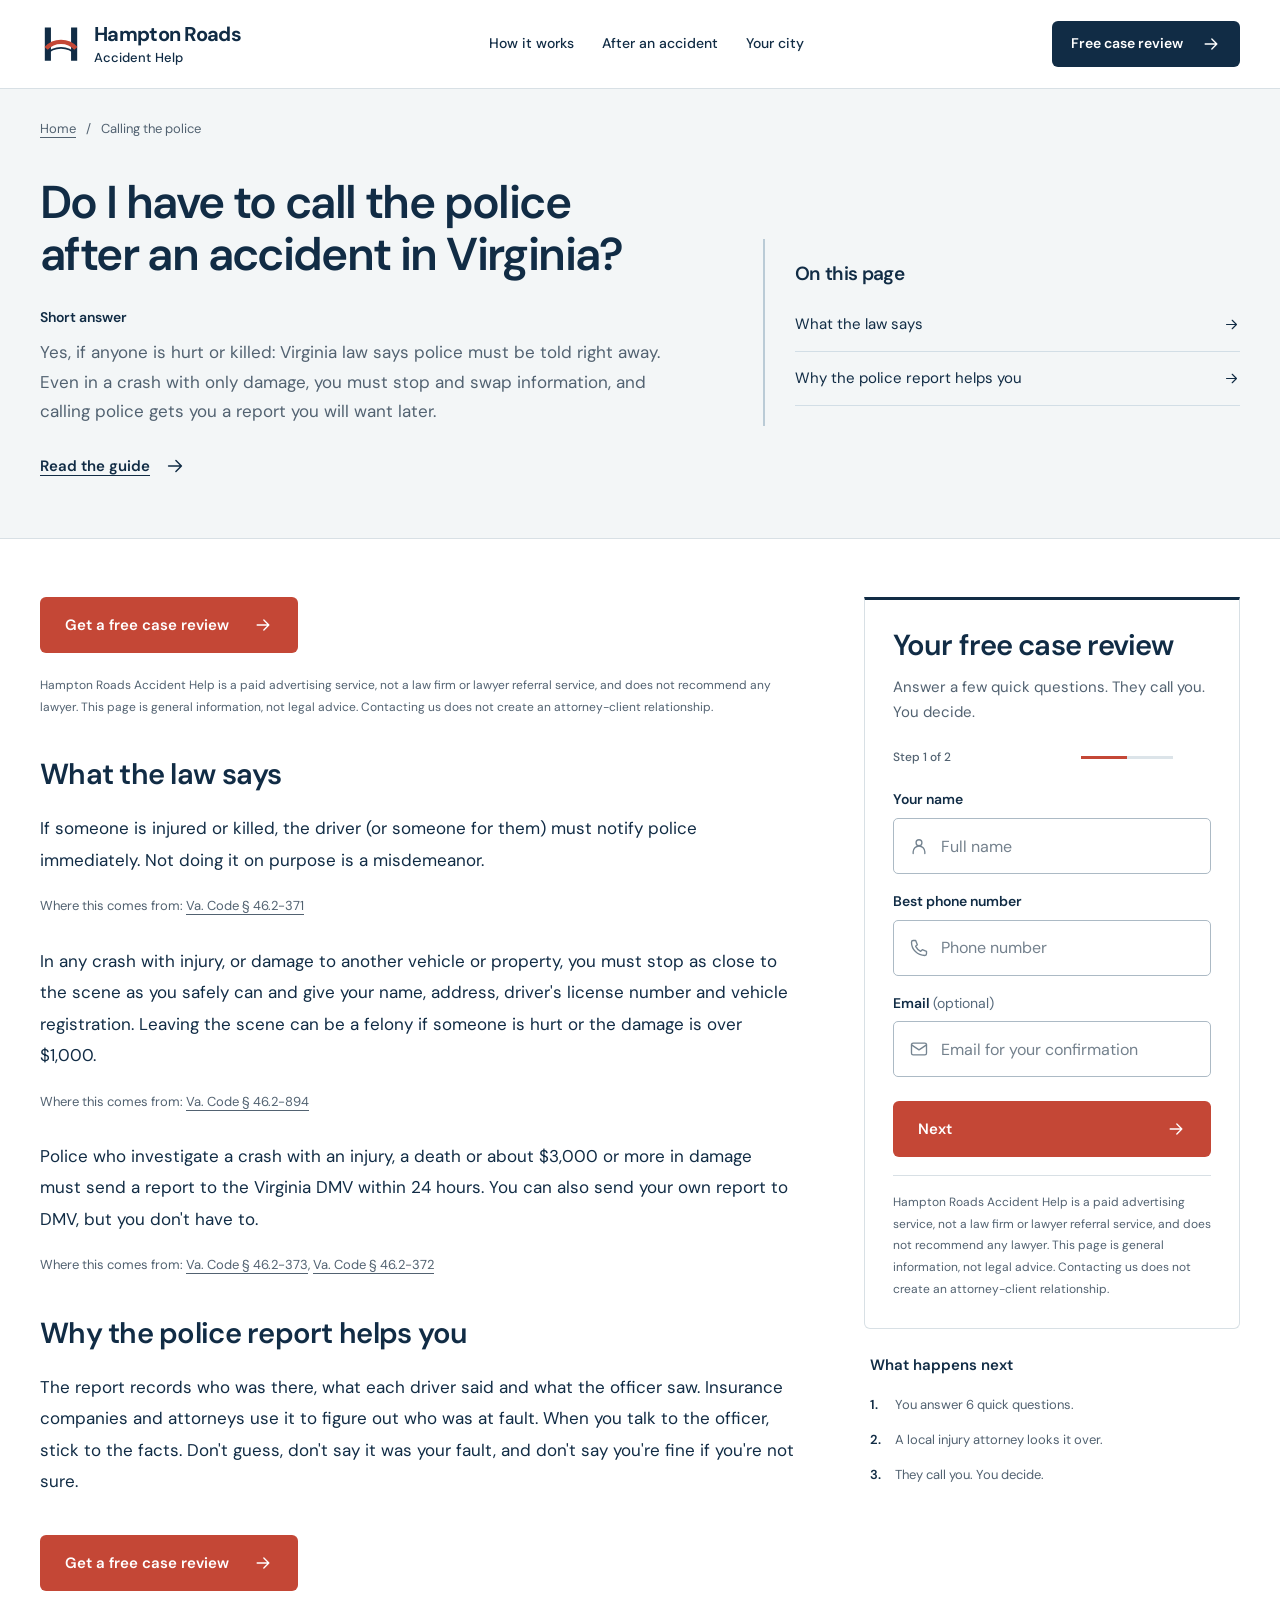
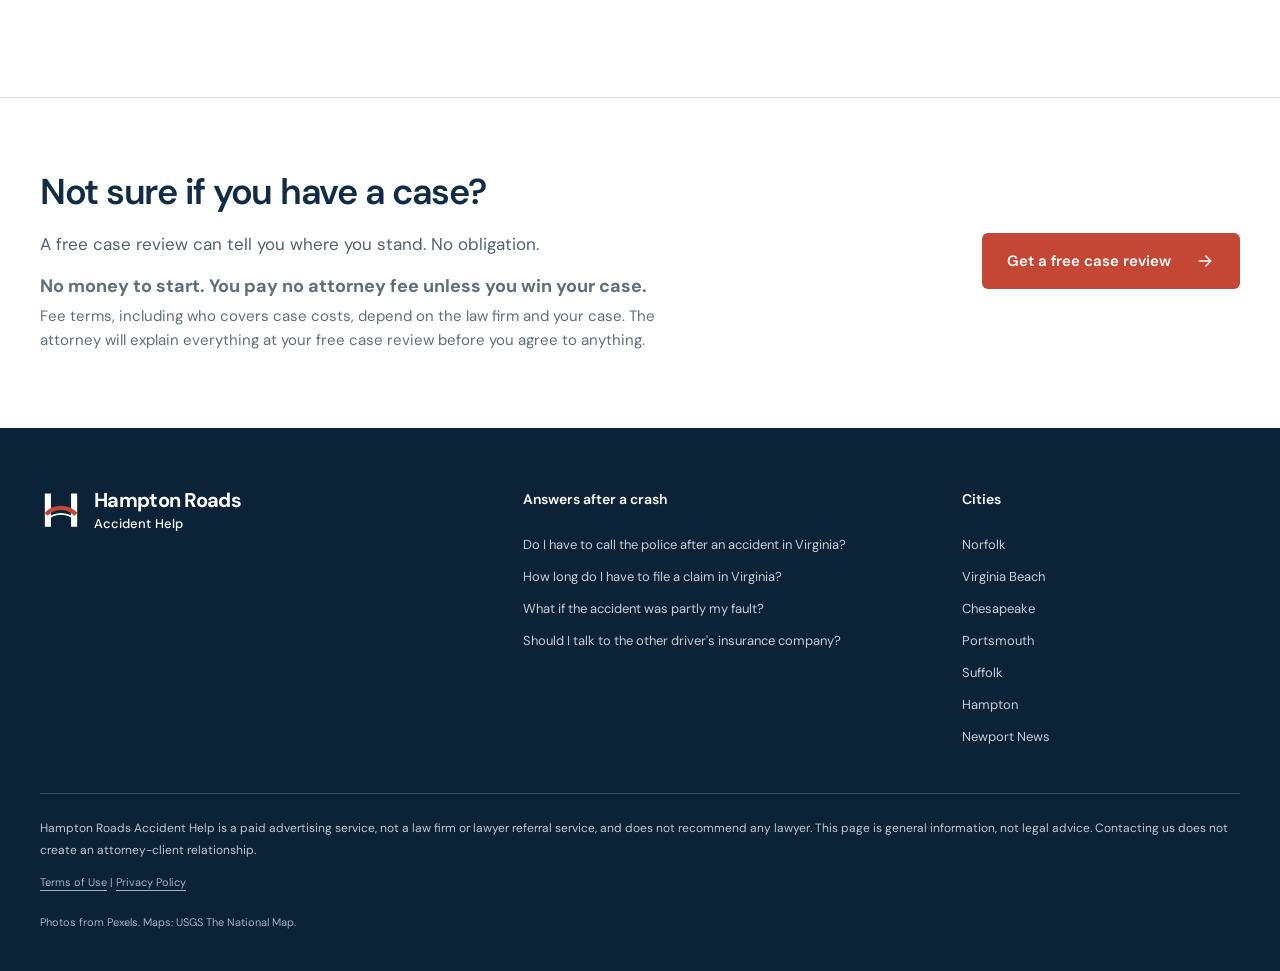
<file: do-i-have-to-call-police.html>
<!doctype html>
<html lang="en"><head><meta charset="utf-8"><meta name="viewport" content="width=device-width, initial-scale=1, viewport-fit=cover">
<title>Do I have to call the police after an accident in Virginia? | Hampton Roads Accident Help</title><meta name="description" content="When Virginia law requires you to call police after a car accident."><meta name="theme-color" content="#112c45">
<link rel="icon" type="image/svg+xml" href="assets/favicon.svg">
<link rel="stylesheet" href="assets/fonts/fonts.css">
<link rel="stylesheet" href="assets/style.css"><link rel="stylesheet" href="assets/map.css">
<script src="assets/form-config.js" defer></script><script src="assets/site.js" defer></script>
</head><body class="guide-page"><a class="skip-link" href="#main">Skip to content</a>
    <header class="site-header"><div class="container header-inner"><a class="brand" href="index.html" aria-label="Hampton Roads Accident Help home"><svg class="brand-mark" viewBox="0 0 48 48" fill="none" aria-hidden="true"><path d="M9 5v38M39 5v38" stroke="currentColor" stroke-width="7"/><path d="M7 29c9-10 25-10 34 0" stroke="#c44736" stroke-width="5"/><path d="M7 36c9-10 25-10 34 0" stroke="currentColor" stroke-width="2"/></svg><span><span class="brand-top">Hampton Roads</span> <span class="brand-bottom">Accident Help</span></span></a>
      <nav class="desktop-nav" aria-label="Main navigation"><a href="index.html#how-it-works">How it works</a><a href="index.html#answers">After an accident</a><a href="index.html#cities">Your city</a></nav>
      <div class="header-actions"><a class="btn btn-small btn-dark" href="#review" data-review-link>Free case review<svg class="icon " viewBox="0 0 24 24" fill="none" stroke="currentColor" stroke-width="1.6" stroke-linecap="round" stroke-linejoin="round" aria-hidden="true"><path d="M5 12h14M13 6l6 6-6 6"/></svg></a><button class="menu-toggle" type="button" data-menu-toggle aria-expanded="false" aria-controls="mobile-menu" aria-label="Open navigation"><svg class="icon " viewBox="0 0 24 24" fill="none" stroke="currentColor" stroke-width="1.6" stroke-linecap="round" stroke-linejoin="round" aria-hidden="true"><path d="M4 8h16M4 16h16"/></svg></button></div>
    </div><nav id="mobile-menu" class="mobile-menu" aria-label="Mobile navigation" hidden><a href="index.html#how-it-works">How it works</a><a href="index.html#answers">After an accident</a><a href="index.html#cities">Your city</a></nav></header><main id="main"><section class="guide-hero"><div class="container"><nav class="crumb" aria-label="Breadcrumb"><a href="index.html">Home</a><span aria-hidden="true">/</span><span>Calling the police</span></nav><div class="guide-hero-grid"><div class="guide-copy"><h1>Do I have to call the police after an accident in Virginia?</h1><div class="short"><b>Short answer</b><p>Yes, if anyone is hurt or killed: Virginia law says police must be told right away. Even in a crash with only damage, you must stop and swap information, and calling police gets you a report you will want later.</p></div><a class="text-link" href="#guide-content">Read the guide<svg class="icon " viewBox="0 0 24 24" fill="none" stroke="currentColor" stroke-width="1.6" stroke-linecap="round" stroke-linejoin="round" aria-hidden="true"><path d="M5 12h14M13 6l6 6-6 6"/></svg></a></div><div class="guide-hero-media"><nav class="guide-summary" aria-label="On this page"><h2>On this page</h2><a href="#guide-section-1">What the law says<svg class="icon " viewBox="0 0 24 24" fill="none" stroke="currentColor" stroke-width="1.6" stroke-linecap="round" stroke-linejoin="round" aria-hidden="true"><path d="M5 12h14M13 6l6 6-6 6"/></svg></a><a href="#guide-section-2">Why the police report helps you<svg class="icon " viewBox="0 0 24 24" fill="none" stroke="currentColor" stroke-width="1.6" stroke-linecap="round" stroke-linejoin="round" aria-hidden="true"><path d="M5 12h14M13 6l6 6-6 6"/></svg></a></nav></div></div></div></section>
    <div class="container article-layout" id="guide"><aside class="side"><section class="review-card" id="review" aria-labelledby="review-title">
      <div class="review-heading">
      <h2 id="review-title" tabindex="-1">Your free case review</h2>
      <p class="form-sub">Answer a few quick questions. They call you. You decide.</p>
      <div class="form-progress"><span data-step-number>Step 1 of 2</span><span class="progress-track" aria-hidden="true"><span data-progress></span></span></div>
      </div>
      <form data-review-form id="case-review-form" novalidate onsubmit="return false">
        <div data-form-step="1" class="contact-fields">
          <div class="field-group">
          <label class="field-label" for="full-name">Your name</label>
          <div class="field-wrap"><svg class="icon " viewBox="0 0 24 24" fill="none" stroke="currentColor" stroke-width="1.6" stroke-linecap="round" stroke-linejoin="round" aria-hidden="true"><circle cx="12" cy="8" r="3.5"/><path d="M5 21v-2a7 7 0 0 1 14 0v2"/></svg><input id="full-name" type="text" name="name" placeholder="Full name" autocomplete="name" maxlength="150" required></div>
          </div><div class="field-group">
          <label class="field-label" for="phone-number">Best phone number</label>
          <div class="field-wrap"><svg class="icon " viewBox="0 0 24 24" fill="none" stroke="currentColor" stroke-width="1.6" stroke-linecap="round" stroke-linejoin="round" aria-hidden="true"><path d="M8 3H5a2 2 0 0 0-2 2c0 8.8 7.2 16 16 16a2 2 0 0 0 2-2v-3l-5-2-2 2a14 14 0 0 1-6-6l2-2-2-5Z"/></svg><input id="phone-number" type="tel" name="phone" placeholder="Phone number" autocomplete="tel" inputmode="tel" maxlength="40" required></div>
          </div><div class="field-group">
          <label class="field-label" for="email-address">Email <span class="field-optional">(optional)</span></label>
          <div class="field-wrap"><svg class="icon " viewBox="0 0 24 24" fill="none" stroke="currentColor" stroke-width="1.6" stroke-linecap="round" stroke-linejoin="round" aria-hidden="true"><rect x="3" y="5" width="18" height="14" rx="2"/><path d="m3 7 9 6 9-6"/></svg><input id="email-address" type="email" name="email" placeholder="Email for your confirmation" autocomplete="email" inputmode="email" maxlength="254"></div>
          </div><div class="form-next">
          <button class="btn btn-full" type="button" data-next>Next<svg class="icon " viewBox="0 0 24 24" fill="none" stroke="currentColor" stroke-width="1.6" stroke-linecap="round" stroke-linejoin="round" aria-hidden="true"><path d="M5 12h14M13 6l6 6-6 6"/></svg></button>
          </div>
        </div>
        <div data-form-step="2" hidden>
          <fieldset data-question><legend>When was the accident?</legend><div class="choices choices-4"><label class="choice"><input type="radio" name="when" value="This week" required><span>This week</span></label><label class="choice"><input type="radio" name="when" value="This month" required><span>This month</span></label><label class="choice"><input type="radio" name="when" value="1 to 6 months" required><span>1 to 6 months</span></label><label class="choice"><input type="radio" name="when" value="Longer" required><span>Longer</span></label></div></fieldset><fieldset data-question><legend>Were you hurt?</legend><div class="choices choices-3"><label class="choice"><input type="radio" name="hurt" value="Yes" required><span>Yes</span></label><label class="choice"><input type="radio" name="hurt" value="Not sure" required><span>Not sure</span></label><label class="choice"><input type="radio" name="hurt" value="No" required><span>No</span></label></div></fieldset><fieldset data-question><legend>Whose fault was it?</legend><div class="choices choices-3"><label class="choice"><input type="radio" name="fault" value="The other driver" required><span>The other driver</span></label><label class="choice"><input type="radio" name="fault" value="Not sure" required><span>Not sure</span></label></div></fieldset><fieldset data-question><legend>Do you already have a lawyer?</legend><div class="choices choices-2"><label class="choice"><input type="radio" name="lawyer" value="No" required><span>No</span></label><label class="choice"><input type="radio" name="lawyer" value="Yes" required><span>Yes</span></label></div></fieldset>
          <label class="consent"><input type="checkbox" name="consent" required><span data-consent-text>Hampton Roads Accident Help and a participating local injury law firm may call, text (including automated texts) or email me about this. Not required to get help. Reply STOP to opt out.</span></label>
          <button class="btn btn-full" type="submit">Get my free review<svg class="icon " viewBox="0 0 24 24" fill="none" stroke="currentColor" stroke-width="1.6" stroke-linecap="round" stroke-linejoin="round" aria-hidden="true"><path d="M5 12h14M13 6l6 6-6 6"/></svg></button>
          <button type="button" class="back" data-back>Back</button>
        </div>
        <p class="form-error" data-form-error role="alert" hidden></p>
        <div class="form-status" data-form-status role="status" hidden></div>
      </form>
      <div class="review-details"><noscript><p class="preview-notice">Please enable JavaScript to use this preview form. Your information has not been sent.</p></noscript>
      <p class="preview-notice" data-preview-notice>Preview only. This form does not send your information.</p>
      <p class="fine form-fine">Hampton Roads Accident Help is a paid advertising service, not a law firm or lawyer referral service, and does not recommend any lawyer. This page is general information, not legal advice. Contacting us does not create an attorney-client relationship.</p>
      </div>
    </section><div class="side-process"><h2>What happens next</h2><ol class="mini"><li>You answer 6 quick questions.</li><li>A local injury attorney looks it over.</li><li>They call you. You decide.</li></ol></div></aside><article class="art" id="guide-content">

<a class="btn" href="#review" data-review-link>Get a free case review<svg class="icon " viewBox="0 0 24 24" fill="none" stroke="currentColor" stroke-width="1.6" stroke-linecap="round" stroke-linejoin="round" aria-hidden="true"><path d="M5 12h14M13 6l6 6-6 6"/></svg></a>
<p class="fine">Hampton Roads Accident Help is a paid advertising service, not a law firm or lawyer referral service, and does not recommend any lawyer. This page is general information, not legal advice. Contacting us does not create an attorney-client relationship.</p>
<h2 id="guide-section-1">What the law says</h2>
<p>If someone is injured or killed, the driver (or someone for them) must notify police immediately. Not doing it on purpose is a misdemeanor.</p>
<p class="src">Where this comes from: <a href="https://law.lis.virginia.gov/vacode/46.2-371/">Va. Code § 46.2-371</a></p>
<p>In any crash with injury, or damage to another vehicle or property, you must stop as close to the scene as you safely can and give your name, address, driver's license number and vehicle registration. Leaving the scene can be a felony if someone is hurt or the damage is over $1,000.</p>
<p class="src">Where this comes from: <a href="https://law.lis.virginia.gov/vacode/46.2-894/">Va. Code § 46.2-894</a></p>
<p>Police who investigate a crash with an injury, a death or about $3,000 or more in damage must send a report to the Virginia DMV within 24 hours. You can also send your own report to DMV, but you don't have to.</p>
<p class="src">Where this comes from: <a href="https://law.lis.virginia.gov/vacode/46.2-373/">Va. Code § 46.2-373</a>, <a href="https://law.lis.virginia.gov/vacode/46.2-372/">Va. Code § 46.2-372</a></p>
<h2 id="guide-section-2">Why the police report helps you</h2>
<p>The report records who was there, what each driver said and what the officer saw. Insurance companies and attorneys use it to figure out who was at fault. When you talk to the officer, stick to the facts. Don't guess, don't say it was your fault, and don't say you're fine if you're not sure.</p>
<a class="btn" href="#review" data-review-link>Get a free case review<svg class="icon " viewBox="0 0 24 24" fill="none" stroke="currentColor" stroke-width="1.6" stroke-linecap="round" stroke-linejoin="round" aria-hidden="true"><path d="M5 12h14M13 6l6 6-6 6"/></svg></a>
</article></div></main><section class="closing"><div class="container closing-inner"><div><h2>Not sure if you have a case?</h2><p>A free case review can tell you where you stand. No obligation.</p><p class="fee-note"><strong>No money to start. You pay no attorney fee unless you win your case.</strong> Fee terms, including who covers case costs, depend on the law firm and your case. The attorney will explain everything at your free case review before you agree to anything.</p></div><a class="btn" href="#review" data-review-link>Get a free case review<svg class="icon " viewBox="0 0 24 24" fill="none" stroke="currentColor" stroke-width="1.6" stroke-linecap="round" stroke-linejoin="round" aria-hidden="true"><path d="M5 12h14M13 6l6 6-6 6"/></svg></a></div></section><footer class="foot"><div class="container"><a class="brand" href="index.html" aria-label="Hampton Roads Accident Help home"><svg class="brand-mark" viewBox="0 0 48 48" fill="none" aria-hidden="true"><path d="M9 5v38M39 5v38" stroke="currentColor" stroke-width="7"/><path d="M7 29c9-10 25-10 34 0" stroke="#c44736" stroke-width="5"/><path d="M7 36c9-10 25-10 34 0" stroke="currentColor" stroke-width="2"/></svg><span><span class="brand-top">Hampton Roads</span> <span class="brand-bottom">Accident Help</span></span></a><div class="fcols"><div><p class="fh">Answers after a crash</p><ul><li><a href="do-i-have-to-call-police.html">Do I have to call the police after an accident in Virginia?</a></li><li><a href="how-long-to-file.html">How long do I have to file a claim in Virginia?</a></li><li><a href="partly-my-fault.html">What if the accident was partly my fault?</a></li><li><a href="other-drivers-insurance.html">Should I talk to the other driver's insurance company?</a></li></ul></div><div><p class="fh">Cities</p><ul><li><a href="after-a-car-accident-in-norfolk.html">Norfolk</a></li><li><a href="after-a-car-accident-in-virginia-beach.html">Virginia Beach</a></li><li><a href="after-a-car-accident-in-chesapeake.html">Chesapeake</a></li><li><a href="after-a-car-accident-in-portsmouth.html">Portsmouth</a></li><li><a href="after-a-car-accident-in-suffolk.html">Suffolk</a></li><li><a href="after-a-car-accident-in-hampton.html">Hampton</a></li><li><a href="after-a-car-accident-in-newport-news.html">Newport News</a></li></ul></div></div>
<p class="fine">Hampton Roads Accident Help is a paid advertising service, not a law firm or lawyer referral service, and does not recommend any lawyer. This page is general information, not legal advice. Contacting us does not create an attorney-client relationship.</p><p class="credit"><a href="terms.html">Terms of Use</a> | <a href="privacy.html">Privacy Policy</a></p><p class="credit">Photos from Pexels. Maps: USGS The National Map.</p></div></footer><div class="mobile-cta"><span>Free case review.<br><small>No obligation.</small></span><a class="btn btn-dark" href="#review" data-review-link>Start here<svg class="icon " viewBox="0 0 24 24" fill="none" stroke="currentColor" stroke-width="1.6" stroke-linecap="round" stroke-linejoin="round" aria-hidden="true"><path d="M5 12h14M13 6l6 6-6 6"/></svg></a></div></body></html>
</file>
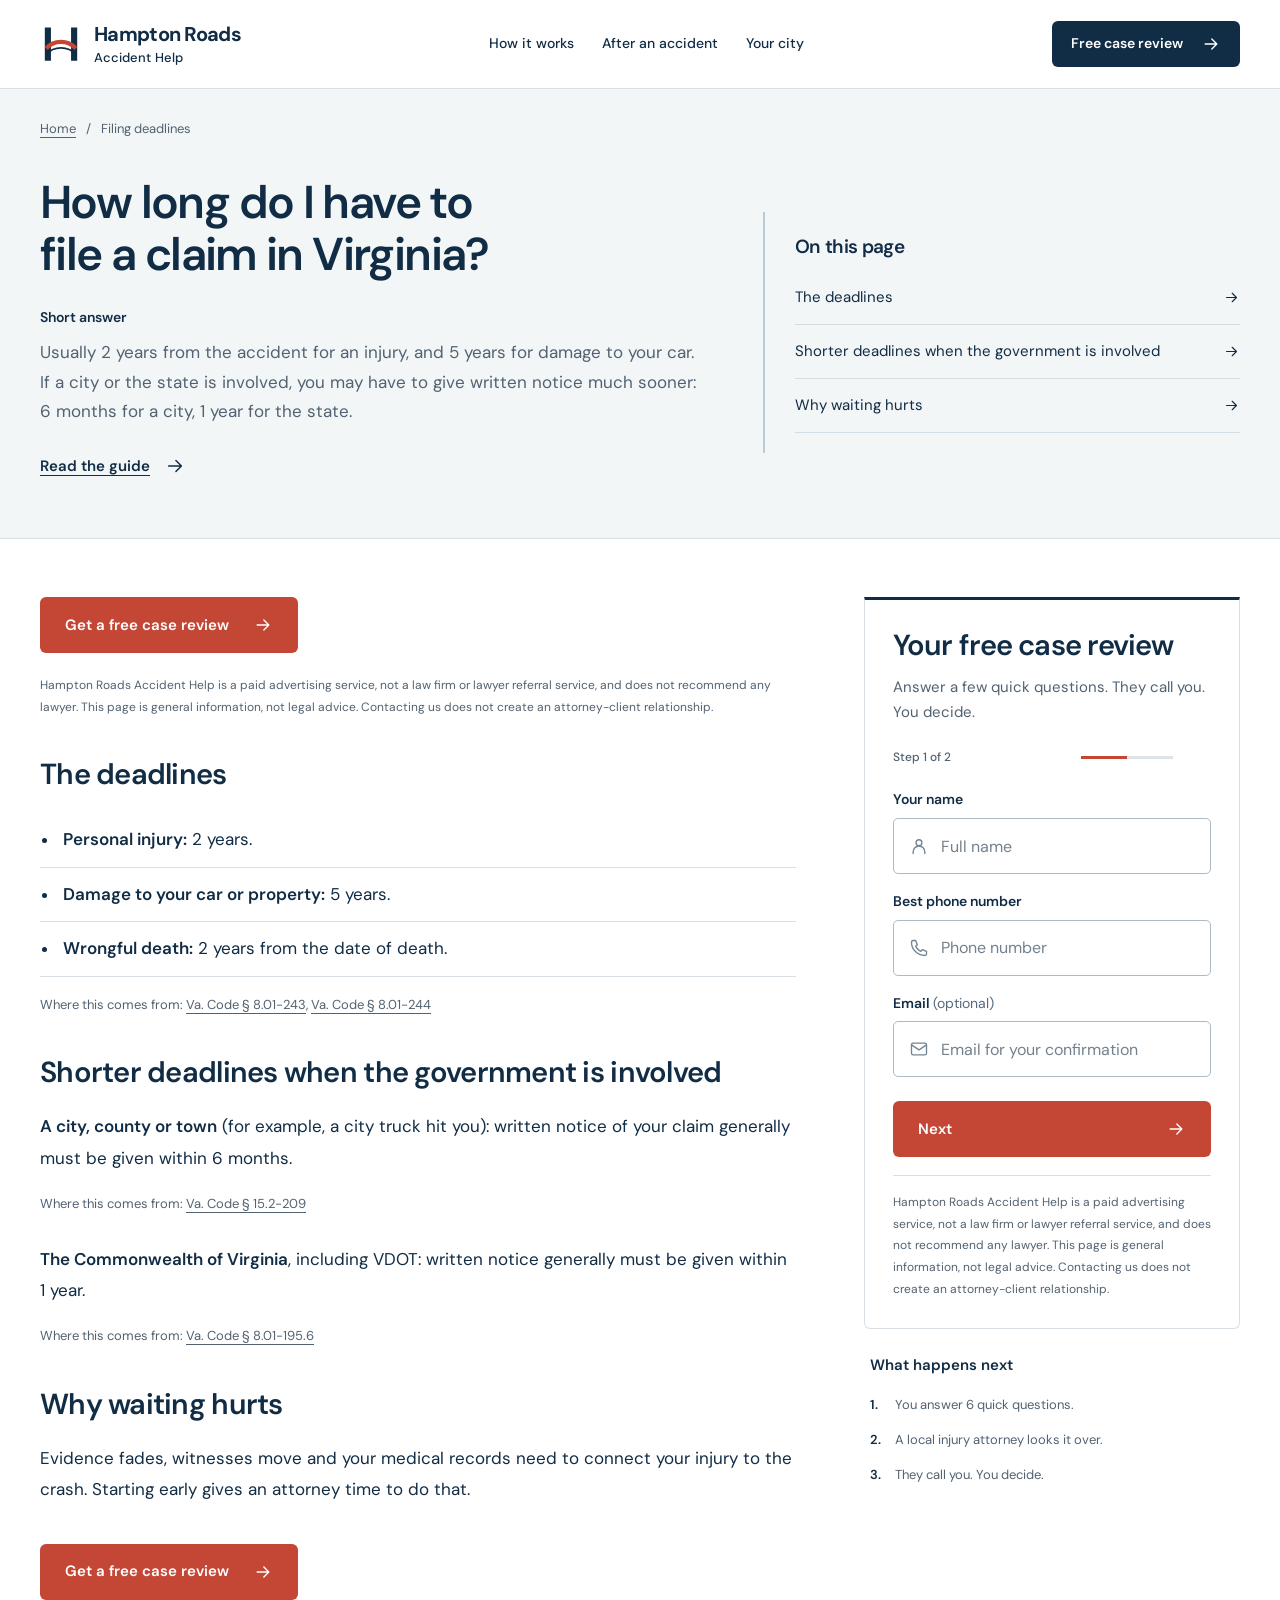
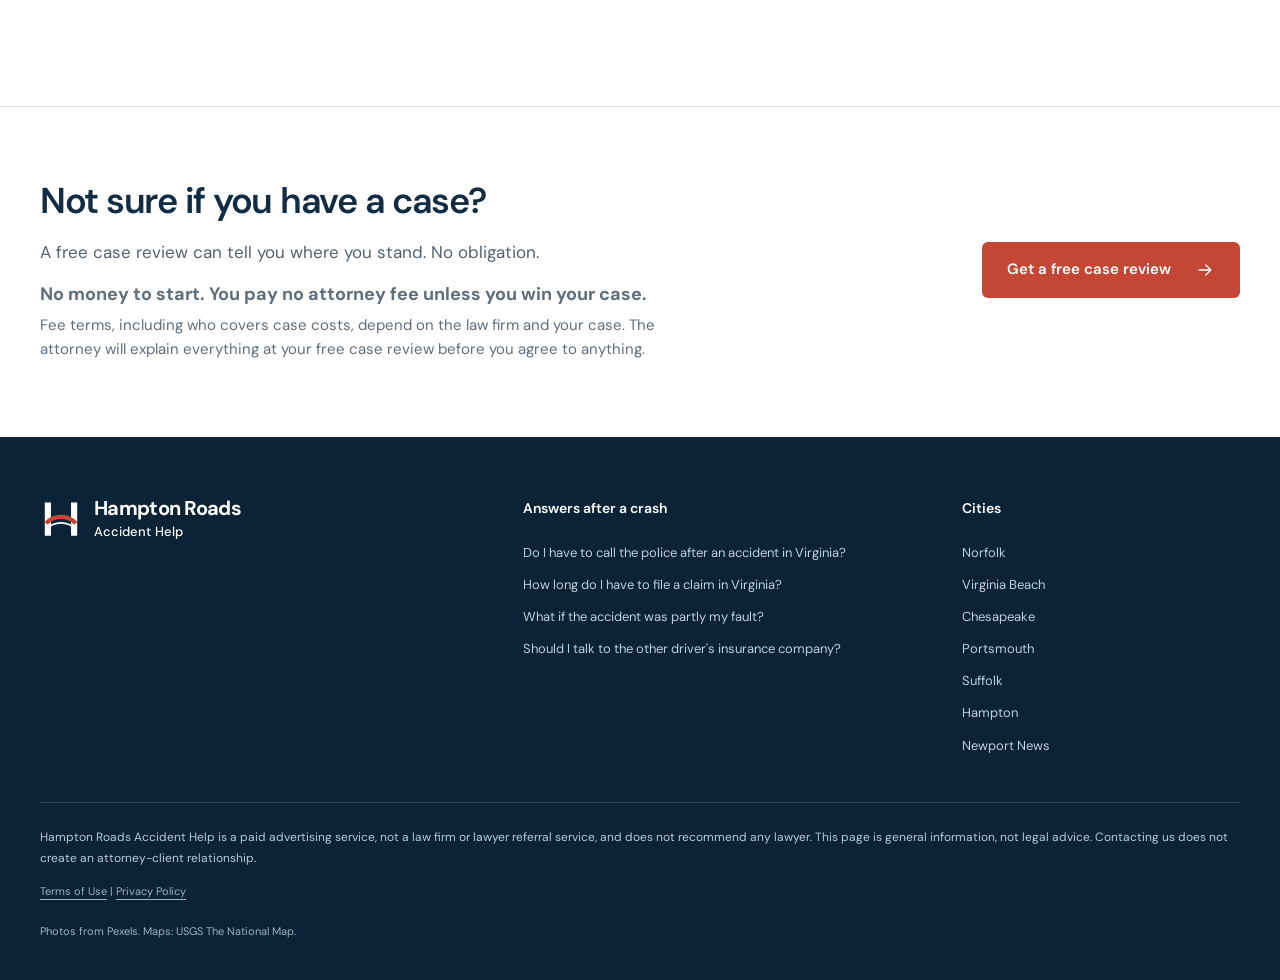
<file: how-long-to-file.html>
<!doctype html>
<html lang="en"><head><meta charset="utf-8"><meta name="viewport" content="width=device-width, initial-scale=1, viewport-fit=cover">
<title>How long do I have to file a claim in Virginia? | Hampton Roads Accident Help</title><meta name="description" content="Virginia deadlines for car accident injury and property damage claims."><meta name="theme-color" content="#112c45">
<link rel="icon" type="image/svg+xml" href="assets/favicon.svg">
<link rel="stylesheet" href="assets/fonts/fonts.css">
<link rel="stylesheet" href="assets/style.css"><link rel="stylesheet" href="assets/map.css">
<script src="assets/form-config.js" defer></script><script src="assets/site.js" defer></script>
</head><body class="guide-page"><a class="skip-link" href="#main">Skip to content</a>
    <header class="site-header"><div class="container header-inner"><a class="brand" href="index.html" aria-label="Hampton Roads Accident Help home"><svg class="brand-mark" viewBox="0 0 48 48" fill="none" aria-hidden="true"><path d="M9 5v38M39 5v38" stroke="currentColor" stroke-width="7"/><path d="M7 29c9-10 25-10 34 0" stroke="#c44736" stroke-width="5"/><path d="M7 36c9-10 25-10 34 0" stroke="currentColor" stroke-width="2"/></svg><span><span class="brand-top">Hampton Roads</span> <span class="brand-bottom">Accident Help</span></span></a>
      <nav class="desktop-nav" aria-label="Main navigation"><a href="index.html#how-it-works">How it works</a><a href="index.html#answers">After an accident</a><a href="index.html#cities">Your city</a></nav>
      <div class="header-actions"><a class="btn btn-small btn-dark" href="#review" data-review-link>Free case review<svg class="icon " viewBox="0 0 24 24" fill="none" stroke="currentColor" stroke-width="1.6" stroke-linecap="round" stroke-linejoin="round" aria-hidden="true"><path d="M5 12h14M13 6l6 6-6 6"/></svg></a><button class="menu-toggle" type="button" data-menu-toggle aria-expanded="false" aria-controls="mobile-menu" aria-label="Open navigation"><svg class="icon " viewBox="0 0 24 24" fill="none" stroke="currentColor" stroke-width="1.6" stroke-linecap="round" stroke-linejoin="round" aria-hidden="true"><path d="M4 8h16M4 16h16"/></svg></button></div>
    </div><nav id="mobile-menu" class="mobile-menu" aria-label="Mobile navigation" hidden><a href="index.html#how-it-works">How it works</a><a href="index.html#answers">After an accident</a><a href="index.html#cities">Your city</a></nav></header><main id="main"><section class="guide-hero"><div class="container"><nav class="crumb" aria-label="Breadcrumb"><a href="index.html">Home</a><span aria-hidden="true">/</span><span>Filing deadlines</span></nav><div class="guide-hero-grid"><div class="guide-copy"><h1>How long do I have to file a claim in Virginia?</h1><div class="short"><b>Short answer</b><p>Usually 2 years from the accident for an injury, and 5 years for damage to your car. If a city or the state is involved, you may have to give written notice much sooner: 6 months for a city, 1 year for the state.</p></div><a class="text-link" href="#guide-content">Read the guide<svg class="icon " viewBox="0 0 24 24" fill="none" stroke="currentColor" stroke-width="1.6" stroke-linecap="round" stroke-linejoin="round" aria-hidden="true"><path d="M5 12h14M13 6l6 6-6 6"/></svg></a></div><div class="guide-hero-media"><nav class="guide-summary" aria-label="On this page"><h2>On this page</h2><a href="#guide-section-1">The deadlines<svg class="icon " viewBox="0 0 24 24" fill="none" stroke="currentColor" stroke-width="1.6" stroke-linecap="round" stroke-linejoin="round" aria-hidden="true"><path d="M5 12h14M13 6l6 6-6 6"/></svg></a><a href="#guide-section-2">Shorter deadlines when the government is involved<svg class="icon " viewBox="0 0 24 24" fill="none" stroke="currentColor" stroke-width="1.6" stroke-linecap="round" stroke-linejoin="round" aria-hidden="true"><path d="M5 12h14M13 6l6 6-6 6"/></svg></a><a href="#guide-section-3">Why waiting hurts<svg class="icon " viewBox="0 0 24 24" fill="none" stroke="currentColor" stroke-width="1.6" stroke-linecap="round" stroke-linejoin="round" aria-hidden="true"><path d="M5 12h14M13 6l6 6-6 6"/></svg></a></nav></div></div></div></section>
    <div class="container article-layout" id="guide"><aside class="side"><section class="review-card" id="review" aria-labelledby="review-title">
      <div class="review-heading">
      <h2 id="review-title" tabindex="-1">Your free case review</h2>
      <p class="form-sub">Answer a few quick questions. They call you. You decide.</p>
      <div class="form-progress"><span data-step-number>Step 1 of 2</span><span class="progress-track" aria-hidden="true"><span data-progress></span></span></div>
      </div>
      <form data-review-form id="case-review-form" novalidate onsubmit="return false">
        <div data-form-step="1" class="contact-fields">
          <div class="field-group">
          <label class="field-label" for="full-name">Your name</label>
          <div class="field-wrap"><svg class="icon " viewBox="0 0 24 24" fill="none" stroke="currentColor" stroke-width="1.6" stroke-linecap="round" stroke-linejoin="round" aria-hidden="true"><circle cx="12" cy="8" r="3.5"/><path d="M5 21v-2a7 7 0 0 1 14 0v2"/></svg><input id="full-name" type="text" name="name" placeholder="Full name" autocomplete="name" maxlength="150" required></div>
          </div><div class="field-group">
          <label class="field-label" for="phone-number">Best phone number</label>
          <div class="field-wrap"><svg class="icon " viewBox="0 0 24 24" fill="none" stroke="currentColor" stroke-width="1.6" stroke-linecap="round" stroke-linejoin="round" aria-hidden="true"><path d="M8 3H5a2 2 0 0 0-2 2c0 8.8 7.2 16 16 16a2 2 0 0 0 2-2v-3l-5-2-2 2a14 14 0 0 1-6-6l2-2-2-5Z"/></svg><input id="phone-number" type="tel" name="phone" placeholder="Phone number" autocomplete="tel" inputmode="tel" maxlength="40" required></div>
          </div><div class="field-group">
          <label class="field-label" for="email-address">Email <span class="field-optional">(optional)</span></label>
          <div class="field-wrap"><svg class="icon " viewBox="0 0 24 24" fill="none" stroke="currentColor" stroke-width="1.6" stroke-linecap="round" stroke-linejoin="round" aria-hidden="true"><rect x="3" y="5" width="18" height="14" rx="2"/><path d="m3 7 9 6 9-6"/></svg><input id="email-address" type="email" name="email" placeholder="Email for your confirmation" autocomplete="email" inputmode="email" maxlength="254"></div>
          </div><div class="form-next">
          <button class="btn btn-full" type="button" data-next>Next<svg class="icon " viewBox="0 0 24 24" fill="none" stroke="currentColor" stroke-width="1.6" stroke-linecap="round" stroke-linejoin="round" aria-hidden="true"><path d="M5 12h14M13 6l6 6-6 6"/></svg></button>
          </div>
        </div>
        <div data-form-step="2" hidden>
          <fieldset data-question><legend>When was the accident?</legend><div class="choices choices-4"><label class="choice"><input type="radio" name="when" value="This week" required><span>This week</span></label><label class="choice"><input type="radio" name="when" value="This month" required><span>This month</span></label><label class="choice"><input type="radio" name="when" value="1 to 6 months" required><span>1 to 6 months</span></label><label class="choice"><input type="radio" name="when" value="Longer" required><span>Longer</span></label></div></fieldset><fieldset data-question><legend>Were you hurt?</legend><div class="choices choices-3"><label class="choice"><input type="radio" name="hurt" value="Yes" required><span>Yes</span></label><label class="choice"><input type="radio" name="hurt" value="Not sure" required><span>Not sure</span></label><label class="choice"><input type="radio" name="hurt" value="No" required><span>No</span></label></div></fieldset><fieldset data-question><legend>Whose fault was it?</legend><div class="choices choices-3"><label class="choice"><input type="radio" name="fault" value="The other driver" required><span>The other driver</span></label><label class="choice"><input type="radio" name="fault" value="Not sure" required><span>Not sure</span></label></div></fieldset><fieldset data-question><legend>Do you already have a lawyer?</legend><div class="choices choices-2"><label class="choice"><input type="radio" name="lawyer" value="No" required><span>No</span></label><label class="choice"><input type="radio" name="lawyer" value="Yes" required><span>Yes</span></label></div></fieldset>
          <label class="consent"><input type="checkbox" name="consent" required><span data-consent-text>Hampton Roads Accident Help and a participating local injury law firm may call, text (including automated texts) or email me about this. Not required to get help. Reply STOP to opt out.</span></label>
          <button class="btn btn-full" type="submit">Get my free review<svg class="icon " viewBox="0 0 24 24" fill="none" stroke="currentColor" stroke-width="1.6" stroke-linecap="round" stroke-linejoin="round" aria-hidden="true"><path d="M5 12h14M13 6l6 6-6 6"/></svg></button>
          <button type="button" class="back" data-back>Back</button>
        </div>
        <p class="form-error" data-form-error role="alert" hidden></p>
        <div class="form-status" data-form-status role="status" hidden></div>
      </form>
      <div class="review-details"><noscript><p class="preview-notice">Please enable JavaScript to use this preview form. Your information has not been sent.</p></noscript>
      <p class="preview-notice" data-preview-notice>Preview only. This form does not send your information.</p>
      <p class="fine form-fine">Hampton Roads Accident Help is a paid advertising service, not a law firm or lawyer referral service, and does not recommend any lawyer. This page is general information, not legal advice. Contacting us does not create an attorney-client relationship.</p>
      </div>
    </section><div class="side-process"><h2>What happens next</h2><ol class="mini"><li>You answer 6 quick questions.</li><li>A local injury attorney looks it over.</li><li>They call you. You decide.</li></ol></div></aside><article class="art" id="guide-content">

<a class="btn" href="#review" data-review-link>Get a free case review<svg class="icon " viewBox="0 0 24 24" fill="none" stroke="currentColor" stroke-width="1.6" stroke-linecap="round" stroke-linejoin="round" aria-hidden="true"><path d="M5 12h14M13 6l6 6-6 6"/></svg></a>
<p class="fine">Hampton Roads Accident Help is a paid advertising service, not a law firm or lawyer referral service, and does not recommend any lawyer. This page is general information, not legal advice. Contacting us does not create an attorney-client relationship.</p>
<h2 id="guide-section-1">The deadlines</h2>
<ul>
<li><b>Personal injury:</b> 2 years.</li>
<li><b>Damage to your car or property:</b> 5 years.</li>
<li><b>Wrongful death:</b> 2 years from the date of death.</li>
</ul>
<p class="src">Where this comes from: <a href="https://law.lis.virginia.gov/vacode/8.01-243/">Va. Code § 8.01-243</a>, <a href="https://law.lis.virginia.gov/vacode/8.01-244/">Va. Code § 8.01-244</a></p>
<h2 id="guide-section-2">Shorter deadlines when the government is involved</h2>
<p><b>A city, county or town</b> (for example, a city truck hit you): written notice of your claim generally must be given within 6 months.</p>
<p class="src">Where this comes from: <a href="https://law.lis.virginia.gov/vacode/15.2-209/">Va. Code § 15.2-209</a></p>
<p><b>The Commonwealth of Virginia</b>, including VDOT: written notice generally must be given within 1 year.</p>
<p class="src">Where this comes from: <a href="https://law.lis.virginia.gov/vacode/8.01-195.6/">Va. Code § 8.01-195.6</a></p>
<h2 id="guide-section-3">Why waiting hurts</h2>
<p>Evidence fades, witnesses move and your medical records need to connect your injury to the crash. Starting early gives an attorney time to do that.</p>
<a class="btn" href="#review" data-review-link>Get a free case review<svg class="icon " viewBox="0 0 24 24" fill="none" stroke="currentColor" stroke-width="1.6" stroke-linecap="round" stroke-linejoin="round" aria-hidden="true"><path d="M5 12h14M13 6l6 6-6 6"/></svg></a>
</article></div></main><section class="closing"><div class="container closing-inner"><div><h2>Not sure if you have a case?</h2><p>A free case review can tell you where you stand. No obligation.</p><p class="fee-note"><strong>No money to start. You pay no attorney fee unless you win your case.</strong> Fee terms, including who covers case costs, depend on the law firm and your case. The attorney will explain everything at your free case review before you agree to anything.</p></div><a class="btn" href="#review" data-review-link>Get a free case review<svg class="icon " viewBox="0 0 24 24" fill="none" stroke="currentColor" stroke-width="1.6" stroke-linecap="round" stroke-linejoin="round" aria-hidden="true"><path d="M5 12h14M13 6l6 6-6 6"/></svg></a></div></section><footer class="foot"><div class="container"><a class="brand" href="index.html" aria-label="Hampton Roads Accident Help home"><svg class="brand-mark" viewBox="0 0 48 48" fill="none" aria-hidden="true"><path d="M9 5v38M39 5v38" stroke="currentColor" stroke-width="7"/><path d="M7 29c9-10 25-10 34 0" stroke="#c44736" stroke-width="5"/><path d="M7 36c9-10 25-10 34 0" stroke="currentColor" stroke-width="2"/></svg><span><span class="brand-top">Hampton Roads</span> <span class="brand-bottom">Accident Help</span></span></a><div class="fcols"><div><p class="fh">Answers after a crash</p><ul><li><a href="do-i-have-to-call-police.html">Do I have to call the police after an accident in Virginia?</a></li><li><a href="how-long-to-file.html">How long do I have to file a claim in Virginia?</a></li><li><a href="partly-my-fault.html">What if the accident was partly my fault?</a></li><li><a href="other-drivers-insurance.html">Should I talk to the other driver's insurance company?</a></li></ul></div><div><p class="fh">Cities</p><ul><li><a href="after-a-car-accident-in-norfolk.html">Norfolk</a></li><li><a href="after-a-car-accident-in-virginia-beach.html">Virginia Beach</a></li><li><a href="after-a-car-accident-in-chesapeake.html">Chesapeake</a></li><li><a href="after-a-car-accident-in-portsmouth.html">Portsmouth</a></li><li><a href="after-a-car-accident-in-suffolk.html">Suffolk</a></li><li><a href="after-a-car-accident-in-hampton.html">Hampton</a></li><li><a href="after-a-car-accident-in-newport-news.html">Newport News</a></li></ul></div></div>
<p class="fine">Hampton Roads Accident Help is a paid advertising service, not a law firm or lawyer referral service, and does not recommend any lawyer. This page is general information, not legal advice. Contacting us does not create an attorney-client relationship.</p><p class="credit"><a href="terms.html">Terms of Use</a> | <a href="privacy.html">Privacy Policy</a></p><p class="credit">Photos from Pexels. Maps: USGS The National Map.</p></div></footer><div class="mobile-cta"><span>Free case review.<br><small>No obligation.</small></span><a class="btn btn-dark" href="#review" data-review-link>Start here<svg class="icon " viewBox="0 0 24 24" fill="none" stroke="currentColor" stroke-width="1.6" stroke-linecap="round" stroke-linejoin="round" aria-hidden="true"><path d="M5 12h14M13 6l6 6-6 6"/></svg></a></div></body></html>
</file>
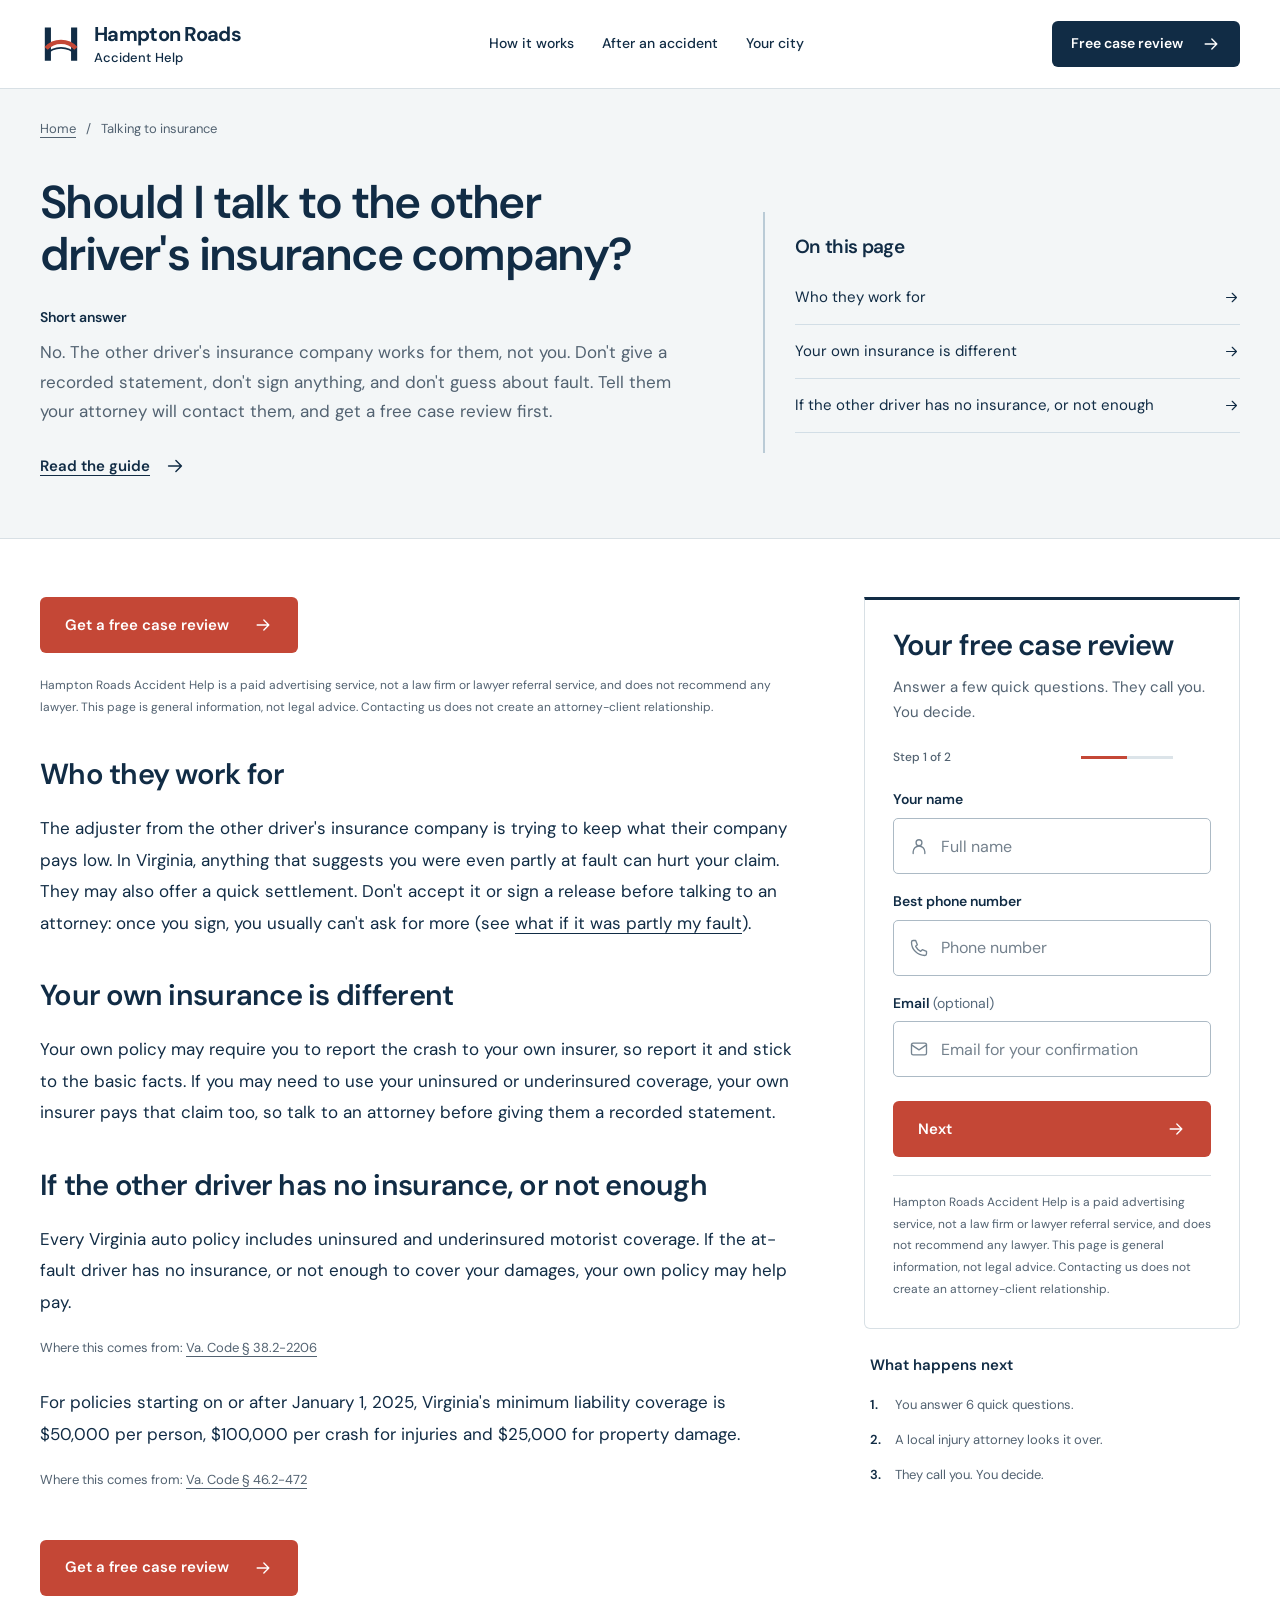
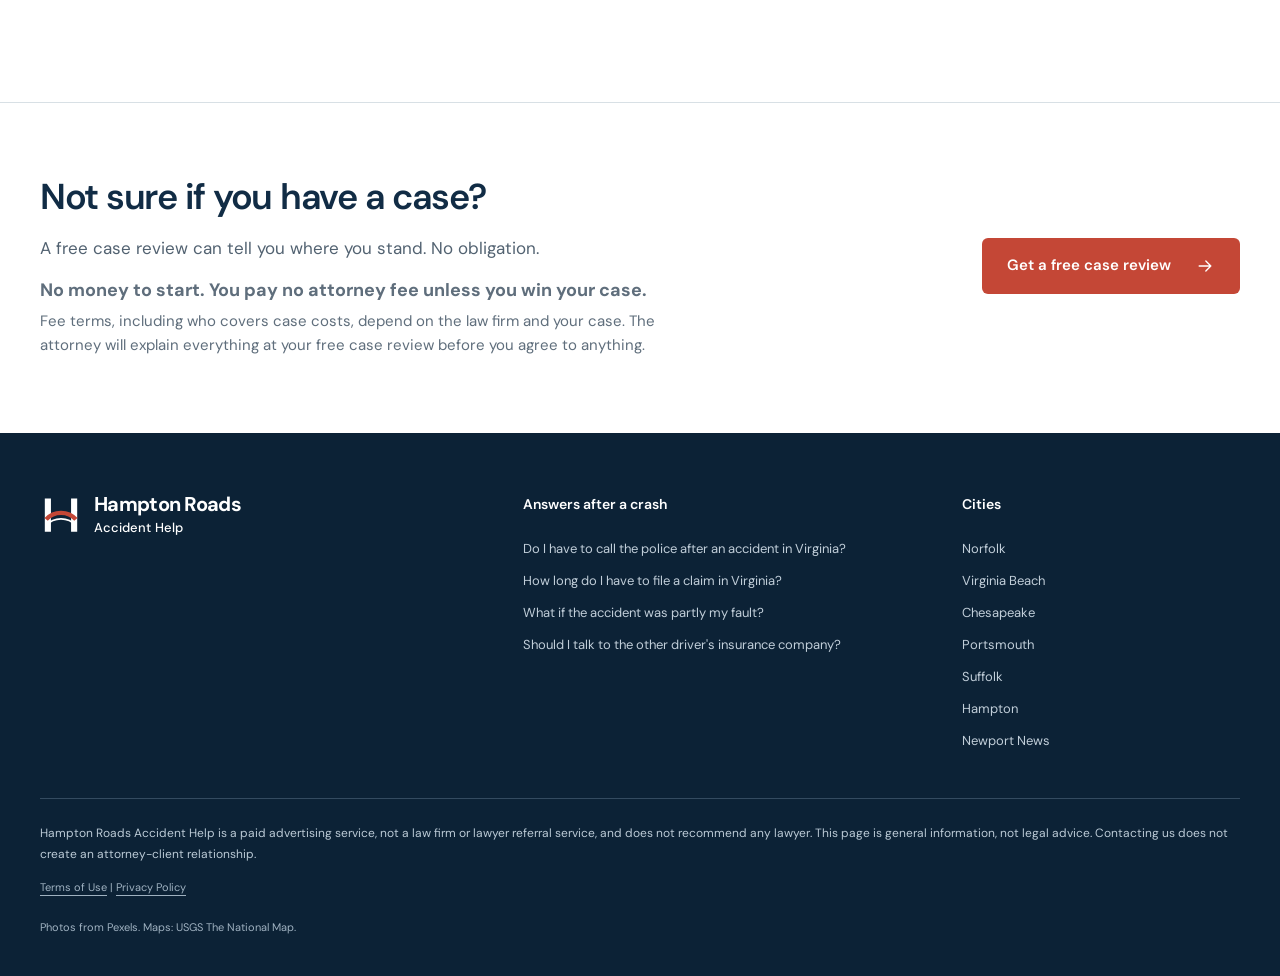
<file: other-drivers-insurance.html>
<!doctype html>
<html lang="en"><head><meta charset="utf-8"><meta name="viewport" content="width=device-width, initial-scale=1, viewport-fit=cover">
<title>Should I talk to the other driver&#x27;s insurance company? | Hampton Roads Accident Help</title><meta name="description" content="What to know before talking to the other driver&#x27;s insurance company after a Virginia car accident."><meta name="theme-color" content="#112c45">
<link rel="icon" type="image/svg+xml" href="assets/favicon.svg">
<link rel="stylesheet" href="assets/fonts/fonts.css">
<link rel="stylesheet" href="assets/style.css"><link rel="stylesheet" href="assets/map.css">
<script src="assets/form-config.js" defer></script><script src="assets/site.js" defer></script>
</head><body class="guide-page"><a class="skip-link" href="#main">Skip to content</a>
    <header class="site-header"><div class="container header-inner"><a class="brand" href="index.html" aria-label="Hampton Roads Accident Help home"><svg class="brand-mark" viewBox="0 0 48 48" fill="none" aria-hidden="true"><path d="M9 5v38M39 5v38" stroke="currentColor" stroke-width="7"/><path d="M7 29c9-10 25-10 34 0" stroke="#c44736" stroke-width="5"/><path d="M7 36c9-10 25-10 34 0" stroke="currentColor" stroke-width="2"/></svg><span><span class="brand-top">Hampton Roads</span> <span class="brand-bottom">Accident Help</span></span></a>
      <nav class="desktop-nav" aria-label="Main navigation"><a href="index.html#how-it-works">How it works</a><a href="index.html#answers">After an accident</a><a href="index.html#cities">Your city</a></nav>
      <div class="header-actions"><a class="btn btn-small btn-dark" href="#review" data-review-link>Free case review<svg class="icon " viewBox="0 0 24 24" fill="none" stroke="currentColor" stroke-width="1.6" stroke-linecap="round" stroke-linejoin="round" aria-hidden="true"><path d="M5 12h14M13 6l6 6-6 6"/></svg></a><button class="menu-toggle" type="button" data-menu-toggle aria-expanded="false" aria-controls="mobile-menu" aria-label="Open navigation"><svg class="icon " viewBox="0 0 24 24" fill="none" stroke="currentColor" stroke-width="1.6" stroke-linecap="round" stroke-linejoin="round" aria-hidden="true"><path d="M4 8h16M4 16h16"/></svg></button></div>
    </div><nav id="mobile-menu" class="mobile-menu" aria-label="Mobile navigation" hidden><a href="index.html#how-it-works">How it works</a><a href="index.html#answers">After an accident</a><a href="index.html#cities">Your city</a></nav></header><main id="main"><section class="guide-hero"><div class="container"><nav class="crumb" aria-label="Breadcrumb"><a href="index.html">Home</a><span aria-hidden="true">/</span><span>Talking to insurance</span></nav><div class="guide-hero-grid"><div class="guide-copy"><h1>Should I talk to the other driver's insurance company?</h1><div class="short"><b>Short answer</b><p>No. The other driver's insurance company works for them, not you. Don't give a recorded statement, don't sign anything, and don't guess about fault. Tell them your attorney will contact them, and get a free case review first.</p></div><a class="text-link" href="#guide-content">Read the guide<svg class="icon " viewBox="0 0 24 24" fill="none" stroke="currentColor" stroke-width="1.6" stroke-linecap="round" stroke-linejoin="round" aria-hidden="true"><path d="M5 12h14M13 6l6 6-6 6"/></svg></a></div><div class="guide-hero-media"><nav class="guide-summary" aria-label="On this page"><h2>On this page</h2><a href="#guide-section-1">Who they work for<svg class="icon " viewBox="0 0 24 24" fill="none" stroke="currentColor" stroke-width="1.6" stroke-linecap="round" stroke-linejoin="round" aria-hidden="true"><path d="M5 12h14M13 6l6 6-6 6"/></svg></a><a href="#guide-section-2">Your own insurance is different<svg class="icon " viewBox="0 0 24 24" fill="none" stroke="currentColor" stroke-width="1.6" stroke-linecap="round" stroke-linejoin="round" aria-hidden="true"><path d="M5 12h14M13 6l6 6-6 6"/></svg></a><a href="#guide-section-3">If the other driver has no insurance, or not enough<svg class="icon " viewBox="0 0 24 24" fill="none" stroke="currentColor" stroke-width="1.6" stroke-linecap="round" stroke-linejoin="round" aria-hidden="true"><path d="M5 12h14M13 6l6 6-6 6"/></svg></a></nav></div></div></div></section>
    <div class="container article-layout" id="guide"><aside class="side"><section class="review-card" id="review" aria-labelledby="review-title">
      <div class="review-heading">
      <h2 id="review-title" tabindex="-1">Your free case review</h2>
      <p class="form-sub">Answer a few quick questions. They call you. You decide.</p>
      <div class="form-progress"><span data-step-number>Step 1 of 2</span><span class="progress-track" aria-hidden="true"><span data-progress></span></span></div>
      </div>
      <form data-review-form id="case-review-form" novalidate onsubmit="return false">
        <div data-form-step="1" class="contact-fields">
          <div class="field-group">
          <label class="field-label" for="full-name">Your name</label>
          <div class="field-wrap"><svg class="icon " viewBox="0 0 24 24" fill="none" stroke="currentColor" stroke-width="1.6" stroke-linecap="round" stroke-linejoin="round" aria-hidden="true"><circle cx="12" cy="8" r="3.5"/><path d="M5 21v-2a7 7 0 0 1 14 0v2"/></svg><input id="full-name" type="text" name="name" placeholder="Full name" autocomplete="name" maxlength="150" required></div>
          </div><div class="field-group">
          <label class="field-label" for="phone-number">Best phone number</label>
          <div class="field-wrap"><svg class="icon " viewBox="0 0 24 24" fill="none" stroke="currentColor" stroke-width="1.6" stroke-linecap="round" stroke-linejoin="round" aria-hidden="true"><path d="M8 3H5a2 2 0 0 0-2 2c0 8.8 7.2 16 16 16a2 2 0 0 0 2-2v-3l-5-2-2 2a14 14 0 0 1-6-6l2-2-2-5Z"/></svg><input id="phone-number" type="tel" name="phone" placeholder="Phone number" autocomplete="tel" inputmode="tel" maxlength="40" required></div>
          </div><div class="field-group">
          <label class="field-label" for="email-address">Email <span class="field-optional">(optional)</span></label>
          <div class="field-wrap"><svg class="icon " viewBox="0 0 24 24" fill="none" stroke="currentColor" stroke-width="1.6" stroke-linecap="round" stroke-linejoin="round" aria-hidden="true"><rect x="3" y="5" width="18" height="14" rx="2"/><path d="m3 7 9 6 9-6"/></svg><input id="email-address" type="email" name="email" placeholder="Email for your confirmation" autocomplete="email" inputmode="email" maxlength="254"></div>
          </div><div class="form-next">
          <button class="btn btn-full" type="button" data-next>Next<svg class="icon " viewBox="0 0 24 24" fill="none" stroke="currentColor" stroke-width="1.6" stroke-linecap="round" stroke-linejoin="round" aria-hidden="true"><path d="M5 12h14M13 6l6 6-6 6"/></svg></button>
          </div>
        </div>
        <div data-form-step="2" hidden>
          <fieldset data-question><legend>When was the accident?</legend><div class="choices choices-4"><label class="choice"><input type="radio" name="when" value="This week" required><span>This week</span></label><label class="choice"><input type="radio" name="when" value="This month" required><span>This month</span></label><label class="choice"><input type="radio" name="when" value="1 to 6 months" required><span>1 to 6 months</span></label><label class="choice"><input type="radio" name="when" value="Longer" required><span>Longer</span></label></div></fieldset><fieldset data-question><legend>Were you hurt?</legend><div class="choices choices-3"><label class="choice"><input type="radio" name="hurt" value="Yes" required><span>Yes</span></label><label class="choice"><input type="radio" name="hurt" value="Not sure" required><span>Not sure</span></label><label class="choice"><input type="radio" name="hurt" value="No" required><span>No</span></label></div></fieldset><fieldset data-question><legend>Whose fault was it?</legend><div class="choices choices-3"><label class="choice"><input type="radio" name="fault" value="The other driver" required><span>The other driver</span></label><label class="choice"><input type="radio" name="fault" value="Not sure" required><span>Not sure</span></label></div></fieldset><fieldset data-question><legend>Do you already have a lawyer?</legend><div class="choices choices-2"><label class="choice"><input type="radio" name="lawyer" value="No" required><span>No</span></label><label class="choice"><input type="radio" name="lawyer" value="Yes" required><span>Yes</span></label></div></fieldset>
          <label class="consent"><input type="checkbox" name="consent" required><span data-consent-text>Hampton Roads Accident Help and a participating local injury law firm may call, text (including automated texts) or email me about this. Not required to get help. Reply STOP to opt out.</span></label>
          <button class="btn btn-full" type="submit">Get my free review<svg class="icon " viewBox="0 0 24 24" fill="none" stroke="currentColor" stroke-width="1.6" stroke-linecap="round" stroke-linejoin="round" aria-hidden="true"><path d="M5 12h14M13 6l6 6-6 6"/></svg></button>
          <button type="button" class="back" data-back>Back</button>
        </div>
        <p class="form-error" data-form-error role="alert" hidden></p>
        <div class="form-status" data-form-status role="status" hidden></div>
      </form>
      <div class="review-details"><noscript><p class="preview-notice">Please enable JavaScript to use this preview form. Your information has not been sent.</p></noscript>
      <p class="preview-notice" data-preview-notice>Preview only. This form does not send your information.</p>
      <p class="fine form-fine">Hampton Roads Accident Help is a paid advertising service, not a law firm or lawyer referral service, and does not recommend any lawyer. This page is general information, not legal advice. Contacting us does not create an attorney-client relationship.</p>
      </div>
    </section><div class="side-process"><h2>What happens next</h2><ol class="mini"><li>You answer 6 quick questions.</li><li>A local injury attorney looks it over.</li><li>They call you. You decide.</li></ol></div></aside><article class="art" id="guide-content">

<a class="btn" href="#review" data-review-link>Get a free case review<svg class="icon " viewBox="0 0 24 24" fill="none" stroke="currentColor" stroke-width="1.6" stroke-linecap="round" stroke-linejoin="round" aria-hidden="true"><path d="M5 12h14M13 6l6 6-6 6"/></svg></a>
<p class="fine">Hampton Roads Accident Help is a paid advertising service, not a law firm or lawyer referral service, and does not recommend any lawyer. This page is general information, not legal advice. Contacting us does not create an attorney-client relationship.</p>
<h2 id="guide-section-1">Who they work for</h2>
<p>The adjuster from the other driver's insurance company is trying to keep what their company pays low. In Virginia, anything that suggests you were even partly at fault can hurt your claim. They may also offer a quick settlement. Don't accept it or sign a release before talking to an attorney: once you sign, you usually can't ask for more (see <a href="partly-my-fault.html">what if it was partly my fault</a>).</p>
<h2 id="guide-section-2">Your own insurance is different</h2>
<p>Your own policy may require you to report the crash to your own insurer, so report it and stick to the basic facts. If you may need to use your uninsured or underinsured coverage, your own insurer pays that claim too, so talk to an attorney before giving them a recorded statement.</p>
<h2 id="guide-section-3">If the other driver has no insurance, or not enough</h2>
<p>Every Virginia auto policy includes uninsured and underinsured motorist coverage. If the at-fault driver has no insurance, or not enough to cover your damages, your own policy may help pay.</p>
<p class="src">Where this comes from: <a href="https://law.lis.virginia.gov/vacode/38.2-2206/">Va. Code § 38.2-2206</a></p>
<p>For policies starting on or after January 1, 2025, Virginia's minimum liability coverage is $50,000 per person, $100,000 per crash for injuries and $25,000 for property damage.</p>
<p class="src">Where this comes from: <a href="https://law.lis.virginia.gov/vacode/46.2-472/">Va. Code § 46.2-472</a></p>
<a class="btn" href="#review" data-review-link>Get a free case review<svg class="icon " viewBox="0 0 24 24" fill="none" stroke="currentColor" stroke-width="1.6" stroke-linecap="round" stroke-linejoin="round" aria-hidden="true"><path d="M5 12h14M13 6l6 6-6 6"/></svg></a>
</article></div></main><section class="closing"><div class="container closing-inner"><div><h2>Not sure if you have a case?</h2><p>A free case review can tell you where you stand. No obligation.</p><p class="fee-note"><strong>No money to start. You pay no attorney fee unless you win your case.</strong> Fee terms, including who covers case costs, depend on the law firm and your case. The attorney will explain everything at your free case review before you agree to anything.</p></div><a class="btn" href="#review" data-review-link>Get a free case review<svg class="icon " viewBox="0 0 24 24" fill="none" stroke="currentColor" stroke-width="1.6" stroke-linecap="round" stroke-linejoin="round" aria-hidden="true"><path d="M5 12h14M13 6l6 6-6 6"/></svg></a></div></section><footer class="foot"><div class="container"><a class="brand" href="index.html" aria-label="Hampton Roads Accident Help home"><svg class="brand-mark" viewBox="0 0 48 48" fill="none" aria-hidden="true"><path d="M9 5v38M39 5v38" stroke="currentColor" stroke-width="7"/><path d="M7 29c9-10 25-10 34 0" stroke="#c44736" stroke-width="5"/><path d="M7 36c9-10 25-10 34 0" stroke="currentColor" stroke-width="2"/></svg><span><span class="brand-top">Hampton Roads</span> <span class="brand-bottom">Accident Help</span></span></a><div class="fcols"><div><p class="fh">Answers after a crash</p><ul><li><a href="do-i-have-to-call-police.html">Do I have to call the police after an accident in Virginia?</a></li><li><a href="how-long-to-file.html">How long do I have to file a claim in Virginia?</a></li><li><a href="partly-my-fault.html">What if the accident was partly my fault?</a></li><li><a href="other-drivers-insurance.html">Should I talk to the other driver's insurance company?</a></li></ul></div><div><p class="fh">Cities</p><ul><li><a href="after-a-car-accident-in-norfolk.html">Norfolk</a></li><li><a href="after-a-car-accident-in-virginia-beach.html">Virginia Beach</a></li><li><a href="after-a-car-accident-in-chesapeake.html">Chesapeake</a></li><li><a href="after-a-car-accident-in-portsmouth.html">Portsmouth</a></li><li><a href="after-a-car-accident-in-suffolk.html">Suffolk</a></li><li><a href="after-a-car-accident-in-hampton.html">Hampton</a></li><li><a href="after-a-car-accident-in-newport-news.html">Newport News</a></li></ul></div></div>
<p class="fine">Hampton Roads Accident Help is a paid advertising service, not a law firm or lawyer referral service, and does not recommend any lawyer. This page is general information, not legal advice. Contacting us does not create an attorney-client relationship.</p><p class="credit"><a href="terms.html">Terms of Use</a> | <a href="privacy.html">Privacy Policy</a></p><p class="credit">Photos from Pexels. Maps: USGS The National Map.</p></div></footer><div class="mobile-cta"><span>Free case review.<br><small>No obligation.</small></span><a class="btn btn-dark" href="#review" data-review-link>Start here<svg class="icon " viewBox="0 0 24 24" fill="none" stroke="currentColor" stroke-width="1.6" stroke-linecap="round" stroke-linejoin="round" aria-hidden="true"><path d="M5 12h14M13 6l6 6-6 6"/></svg></a></div></body></html>
</file>
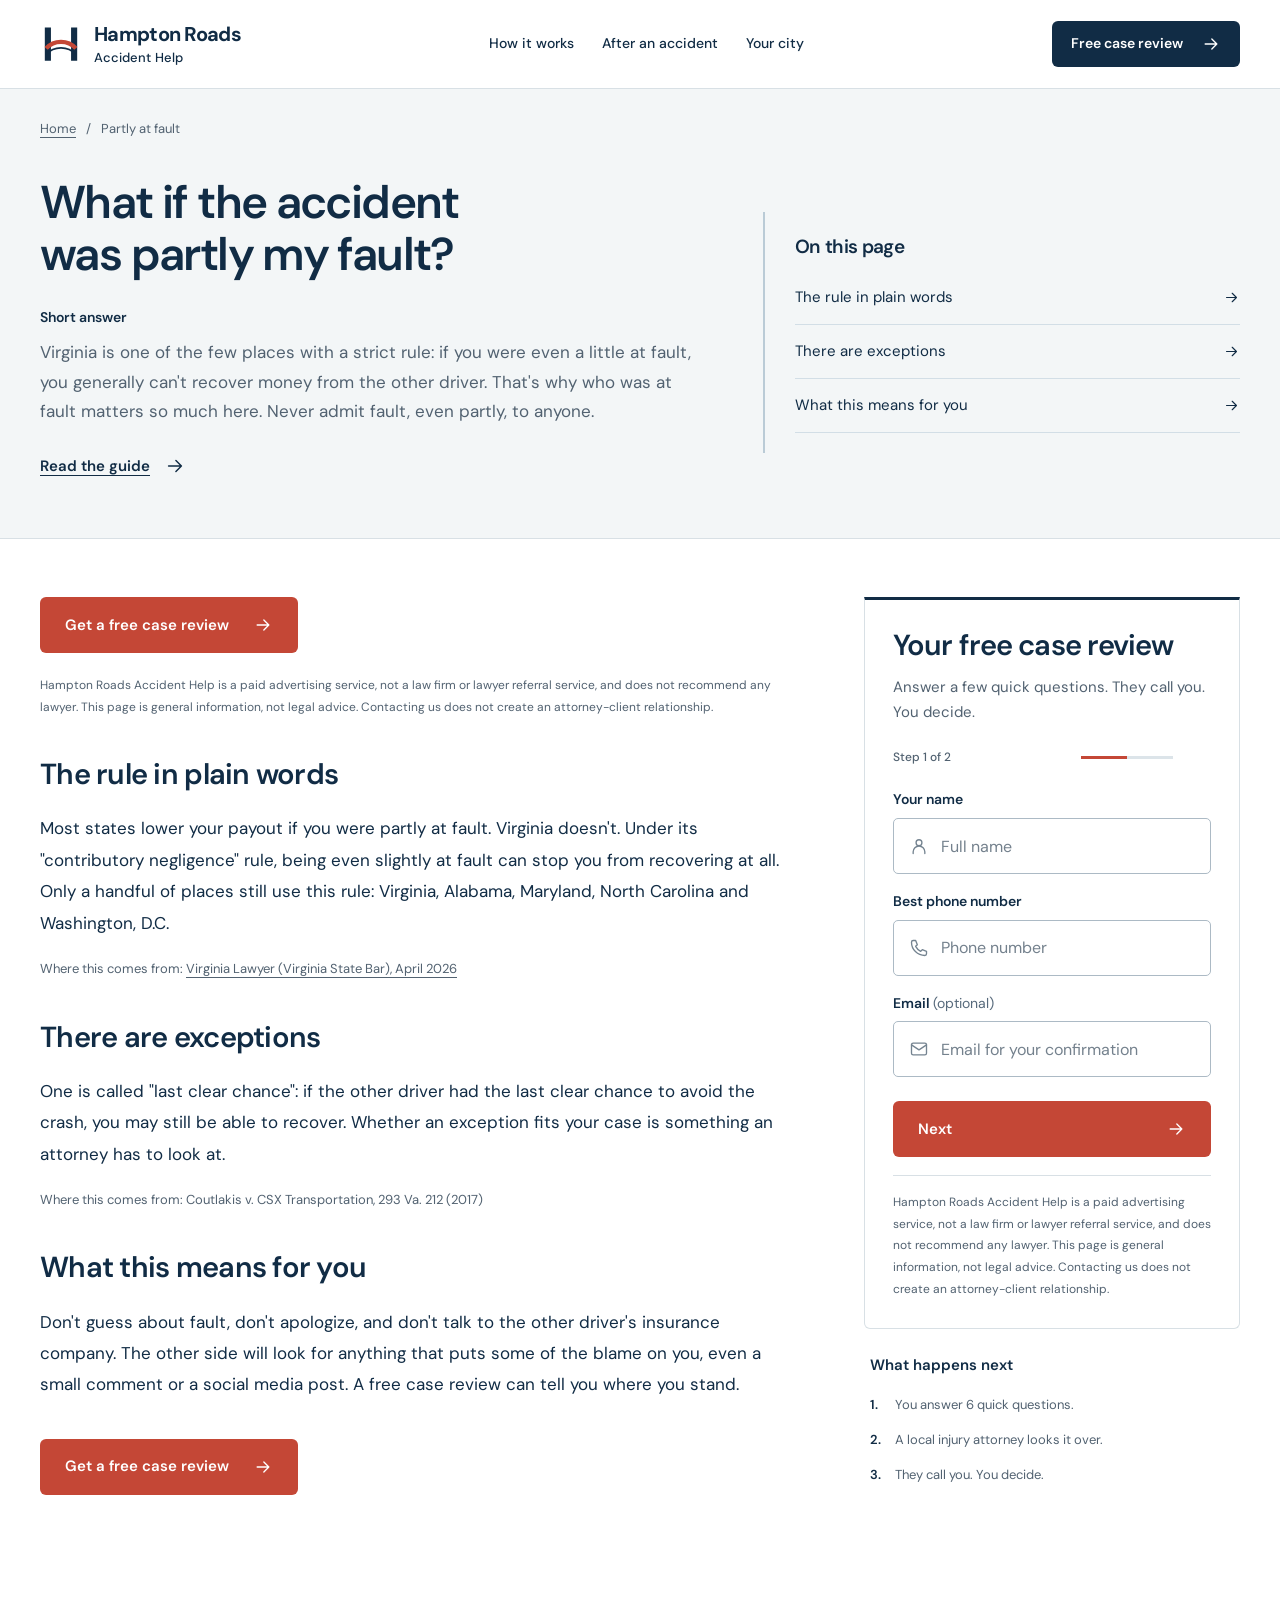
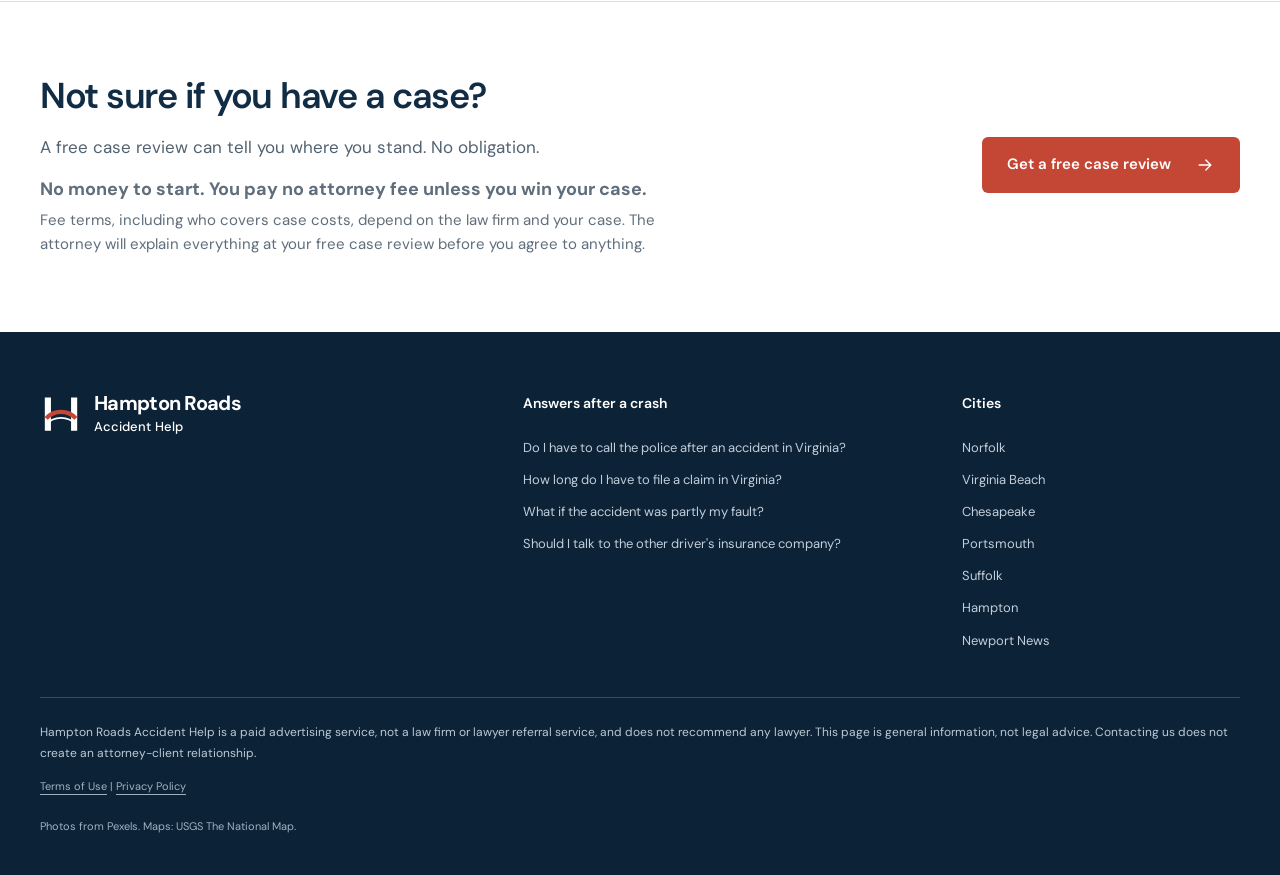
<file: partly-my-fault.html>
<!doctype html>
<html lang="en"><head><meta charset="utf-8"><meta name="viewport" content="width=device-width, initial-scale=1, viewport-fit=cover">
<title>What if the accident was partly my fault in Virginia? | Hampton Roads Accident Help</title><meta name="description" content="How Virginia&#x27;s contributory negligence rule affects car accident claims."><meta name="theme-color" content="#112c45">
<link rel="icon" type="image/svg+xml" href="assets/favicon.svg">
<link rel="stylesheet" href="assets/fonts/fonts.css">
<link rel="stylesheet" href="assets/style.css"><link rel="stylesheet" href="assets/map.css">
<script src="assets/form-config.js" defer></script><script src="assets/site.js" defer></script>
</head><body class="guide-page"><a class="skip-link" href="#main">Skip to content</a>
    <header class="site-header"><div class="container header-inner"><a class="brand" href="index.html" aria-label="Hampton Roads Accident Help home"><svg class="brand-mark" viewBox="0 0 48 48" fill="none" aria-hidden="true"><path d="M9 5v38M39 5v38" stroke="currentColor" stroke-width="7"/><path d="M7 29c9-10 25-10 34 0" stroke="#c44736" stroke-width="5"/><path d="M7 36c9-10 25-10 34 0" stroke="currentColor" stroke-width="2"/></svg><span><span class="brand-top">Hampton Roads</span> <span class="brand-bottom">Accident Help</span></span></a>
      <nav class="desktop-nav" aria-label="Main navigation"><a href="index.html#how-it-works">How it works</a><a href="index.html#answers">After an accident</a><a href="index.html#cities">Your city</a></nav>
      <div class="header-actions"><a class="btn btn-small btn-dark" href="#review" data-review-link>Free case review<svg class="icon " viewBox="0 0 24 24" fill="none" stroke="currentColor" stroke-width="1.6" stroke-linecap="round" stroke-linejoin="round" aria-hidden="true"><path d="M5 12h14M13 6l6 6-6 6"/></svg></a><button class="menu-toggle" type="button" data-menu-toggle aria-expanded="false" aria-controls="mobile-menu" aria-label="Open navigation"><svg class="icon " viewBox="0 0 24 24" fill="none" stroke="currentColor" stroke-width="1.6" stroke-linecap="round" stroke-linejoin="round" aria-hidden="true"><path d="M4 8h16M4 16h16"/></svg></button></div>
    </div><nav id="mobile-menu" class="mobile-menu" aria-label="Mobile navigation" hidden><a href="index.html#how-it-works">How it works</a><a href="index.html#answers">After an accident</a><a href="index.html#cities">Your city</a></nav></header><main id="main"><section class="guide-hero"><div class="container"><nav class="crumb" aria-label="Breadcrumb"><a href="index.html">Home</a><span aria-hidden="true">/</span><span>Partly at fault</span></nav><div class="guide-hero-grid"><div class="guide-copy"><h1>What if the accident was partly my fault?</h1><div class="short"><b>Short answer</b><p>Virginia is one of the few places with a strict rule: if you were even a little at fault, you generally can't recover money from the other driver. That's why who was at fault matters so much here. Never admit fault, even partly, to anyone.</p></div><a class="text-link" href="#guide-content">Read the guide<svg class="icon " viewBox="0 0 24 24" fill="none" stroke="currentColor" stroke-width="1.6" stroke-linecap="round" stroke-linejoin="round" aria-hidden="true"><path d="M5 12h14M13 6l6 6-6 6"/></svg></a></div><div class="guide-hero-media"><nav class="guide-summary" aria-label="On this page"><h2>On this page</h2><a href="#guide-section-1">The rule in plain words<svg class="icon " viewBox="0 0 24 24" fill="none" stroke="currentColor" stroke-width="1.6" stroke-linecap="round" stroke-linejoin="round" aria-hidden="true"><path d="M5 12h14M13 6l6 6-6 6"/></svg></a><a href="#guide-section-2">There are exceptions<svg class="icon " viewBox="0 0 24 24" fill="none" stroke="currentColor" stroke-width="1.6" stroke-linecap="round" stroke-linejoin="round" aria-hidden="true"><path d="M5 12h14M13 6l6 6-6 6"/></svg></a><a href="#guide-section-3">What this means for you<svg class="icon " viewBox="0 0 24 24" fill="none" stroke="currentColor" stroke-width="1.6" stroke-linecap="round" stroke-linejoin="round" aria-hidden="true"><path d="M5 12h14M13 6l6 6-6 6"/></svg></a></nav></div></div></div></section>
    <div class="container article-layout" id="guide"><aside class="side"><section class="review-card" id="review" aria-labelledby="review-title">
      <div class="review-heading">
      <h2 id="review-title" tabindex="-1">Your free case review</h2>
      <p class="form-sub">Answer a few quick questions. They call you. You decide.</p>
      <div class="form-progress"><span data-step-number>Step 1 of 2</span><span class="progress-track" aria-hidden="true"><span data-progress></span></span></div>
      </div>
      <form data-review-form id="case-review-form" novalidate onsubmit="return false">
        <div data-form-step="1" class="contact-fields">
          <div class="field-group">
          <label class="field-label" for="full-name">Your name</label>
          <div class="field-wrap"><svg class="icon " viewBox="0 0 24 24" fill="none" stroke="currentColor" stroke-width="1.6" stroke-linecap="round" stroke-linejoin="round" aria-hidden="true"><circle cx="12" cy="8" r="3.5"/><path d="M5 21v-2a7 7 0 0 1 14 0v2"/></svg><input id="full-name" type="text" name="name" placeholder="Full name" autocomplete="name" maxlength="150" required></div>
          </div><div class="field-group">
          <label class="field-label" for="phone-number">Best phone number</label>
          <div class="field-wrap"><svg class="icon " viewBox="0 0 24 24" fill="none" stroke="currentColor" stroke-width="1.6" stroke-linecap="round" stroke-linejoin="round" aria-hidden="true"><path d="M8 3H5a2 2 0 0 0-2 2c0 8.8 7.2 16 16 16a2 2 0 0 0 2-2v-3l-5-2-2 2a14 14 0 0 1-6-6l2-2-2-5Z"/></svg><input id="phone-number" type="tel" name="phone" placeholder="Phone number" autocomplete="tel" inputmode="tel" maxlength="40" required></div>
          </div><div class="field-group">
          <label class="field-label" for="email-address">Email <span class="field-optional">(optional)</span></label>
          <div class="field-wrap"><svg class="icon " viewBox="0 0 24 24" fill="none" stroke="currentColor" stroke-width="1.6" stroke-linecap="round" stroke-linejoin="round" aria-hidden="true"><rect x="3" y="5" width="18" height="14" rx="2"/><path d="m3 7 9 6 9-6"/></svg><input id="email-address" type="email" name="email" placeholder="Email for your confirmation" autocomplete="email" inputmode="email" maxlength="254"></div>
          </div><div class="form-next">
          <button class="btn btn-full" type="button" data-next>Next<svg class="icon " viewBox="0 0 24 24" fill="none" stroke="currentColor" stroke-width="1.6" stroke-linecap="round" stroke-linejoin="round" aria-hidden="true"><path d="M5 12h14M13 6l6 6-6 6"/></svg></button>
          </div>
        </div>
        <div data-form-step="2" hidden>
          <fieldset data-question><legend>When was the accident?</legend><div class="choices choices-4"><label class="choice"><input type="radio" name="when" value="This week" required><span>This week</span></label><label class="choice"><input type="radio" name="when" value="This month" required><span>This month</span></label><label class="choice"><input type="radio" name="when" value="1 to 6 months" required><span>1 to 6 months</span></label><label class="choice"><input type="radio" name="when" value="Longer" required><span>Longer</span></label></div></fieldset><fieldset data-question><legend>Were you hurt?</legend><div class="choices choices-3"><label class="choice"><input type="radio" name="hurt" value="Yes" required><span>Yes</span></label><label class="choice"><input type="radio" name="hurt" value="Not sure" required><span>Not sure</span></label><label class="choice"><input type="radio" name="hurt" value="No" required><span>No</span></label></div></fieldset><fieldset data-question><legend>Whose fault was it?</legend><div class="choices choices-3"><label class="choice"><input type="radio" name="fault" value="The other driver" required><span>The other driver</span></label><label class="choice"><input type="radio" name="fault" value="Not sure" required><span>Not sure</span></label></div></fieldset><fieldset data-question><legend>Do you already have a lawyer?</legend><div class="choices choices-2"><label class="choice"><input type="radio" name="lawyer" value="No" required><span>No</span></label><label class="choice"><input type="radio" name="lawyer" value="Yes" required><span>Yes</span></label></div></fieldset>
          <label class="consent"><input type="checkbox" name="consent" required><span data-consent-text>Hampton Roads Accident Help and a participating local injury law firm may call, text (including automated texts) or email me about this. Not required to get help. Reply STOP to opt out.</span></label>
          <button class="btn btn-full" type="submit">Get my free review<svg class="icon " viewBox="0 0 24 24" fill="none" stroke="currentColor" stroke-width="1.6" stroke-linecap="round" stroke-linejoin="round" aria-hidden="true"><path d="M5 12h14M13 6l6 6-6 6"/></svg></button>
          <button type="button" class="back" data-back>Back</button>
        </div>
        <p class="form-error" data-form-error role="alert" hidden></p>
        <div class="form-status" data-form-status role="status" hidden></div>
      </form>
      <div class="review-details"><noscript><p class="preview-notice">Please enable JavaScript to use this preview form. Your information has not been sent.</p></noscript>
      <p class="preview-notice" data-preview-notice>Preview only. This form does not send your information.</p>
      <p class="fine form-fine">Hampton Roads Accident Help is a paid advertising service, not a law firm or lawyer referral service, and does not recommend any lawyer. This page is general information, not legal advice. Contacting us does not create an attorney-client relationship.</p>
      </div>
    </section><div class="side-process"><h2>What happens next</h2><ol class="mini"><li>You answer 6 quick questions.</li><li>A local injury attorney looks it over.</li><li>They call you. You decide.</li></ol></div></aside><article class="art" id="guide-content">

<a class="btn" href="#review" data-review-link>Get a free case review<svg class="icon " viewBox="0 0 24 24" fill="none" stroke="currentColor" stroke-width="1.6" stroke-linecap="round" stroke-linejoin="round" aria-hidden="true"><path d="M5 12h14M13 6l6 6-6 6"/></svg></a>
<p class="fine">Hampton Roads Accident Help is a paid advertising service, not a law firm or lawyer referral service, and does not recommend any lawyer. This page is general information, not legal advice. Contacting us does not create an attorney-client relationship.</p>
<h2 id="guide-section-1">The rule in plain words</h2>
<p>Most states lower your payout if you were partly at fault. Virginia doesn't. Under its "contributory negligence" rule, being even slightly at fault can stop you from recovering at all. Only a handful of places still use this rule: Virginia, Alabama, Maryland, North Carolina and Washington, D.C.</p>
<p class="src">Where this comes from: <a href="https://virginialawyer.vsb.org/publication/?i=862776&amp;article_id=5134619&amp;view=articleBrowser">Virginia Lawyer (Virginia State Bar), April 2026</a></p>
<h2 id="guide-section-2">There are exceptions</h2>
<p>One is called "last clear chance": if the other driver had the last clear chance to avoid the crash, you may still be able to recover. Whether an exception fits your case is something an attorney has to look at.</p>
<p class="src">Where this comes from: Coutlakis v. CSX Transportation, 293 Va. 212 (2017)</p>
<h2 id="guide-section-3">What this means for you</h2>
<p>Don't guess about fault, don't apologize, and don't talk to the other driver's insurance company. The other side will look for anything that puts some of the blame on you, even a small comment or a social media post. A free case review can tell you where you stand.</p>
<a class="btn" href="#review" data-review-link>Get a free case review<svg class="icon " viewBox="0 0 24 24" fill="none" stroke="currentColor" stroke-width="1.6" stroke-linecap="round" stroke-linejoin="round" aria-hidden="true"><path d="M5 12h14M13 6l6 6-6 6"/></svg></a>
</article></div></main><section class="closing"><div class="container closing-inner"><div><h2>Not sure if you have a case?</h2><p>A free case review can tell you where you stand. No obligation.</p><p class="fee-note"><strong>No money to start. You pay no attorney fee unless you win your case.</strong> Fee terms, including who covers case costs, depend on the law firm and your case. The attorney will explain everything at your free case review before you agree to anything.</p></div><a class="btn" href="#review" data-review-link>Get a free case review<svg class="icon " viewBox="0 0 24 24" fill="none" stroke="currentColor" stroke-width="1.6" stroke-linecap="round" stroke-linejoin="round" aria-hidden="true"><path d="M5 12h14M13 6l6 6-6 6"/></svg></a></div></section><footer class="foot"><div class="container"><a class="brand" href="index.html" aria-label="Hampton Roads Accident Help home"><svg class="brand-mark" viewBox="0 0 48 48" fill="none" aria-hidden="true"><path d="M9 5v38M39 5v38" stroke="currentColor" stroke-width="7"/><path d="M7 29c9-10 25-10 34 0" stroke="#c44736" stroke-width="5"/><path d="M7 36c9-10 25-10 34 0" stroke="currentColor" stroke-width="2"/></svg><span><span class="brand-top">Hampton Roads</span> <span class="brand-bottom">Accident Help</span></span></a><div class="fcols"><div><p class="fh">Answers after a crash</p><ul><li><a href="do-i-have-to-call-police.html">Do I have to call the police after an accident in Virginia?</a></li><li><a href="how-long-to-file.html">How long do I have to file a claim in Virginia?</a></li><li><a href="partly-my-fault.html">What if the accident was partly my fault?</a></li><li><a href="other-drivers-insurance.html">Should I talk to the other driver's insurance company?</a></li></ul></div><div><p class="fh">Cities</p><ul><li><a href="after-a-car-accident-in-norfolk.html">Norfolk</a></li><li><a href="after-a-car-accident-in-virginia-beach.html">Virginia Beach</a></li><li><a href="after-a-car-accident-in-chesapeake.html">Chesapeake</a></li><li><a href="after-a-car-accident-in-portsmouth.html">Portsmouth</a></li><li><a href="after-a-car-accident-in-suffolk.html">Suffolk</a></li><li><a href="after-a-car-accident-in-hampton.html">Hampton</a></li><li><a href="after-a-car-accident-in-newport-news.html">Newport News</a></li></ul></div></div>
<p class="fine">Hampton Roads Accident Help is a paid advertising service, not a law firm or lawyer referral service, and does not recommend any lawyer. This page is general information, not legal advice. Contacting us does not create an attorney-client relationship.</p><p class="credit"><a href="terms.html">Terms of Use</a> | <a href="privacy.html">Privacy Policy</a></p><p class="credit">Photos from Pexels. Maps: USGS The National Map.</p></div></footer><div class="mobile-cta"><span>Free case review.<br><small>No obligation.</small></span><a class="btn btn-dark" href="#review" data-review-link>Start here<svg class="icon " viewBox="0 0 24 24" fill="none" stroke="currentColor" stroke-width="1.6" stroke-linecap="round" stroke-linejoin="round" aria-hidden="true"><path d="M5 12h14M13 6l6 6-6 6"/></svg></a></div></body></html>
</file>
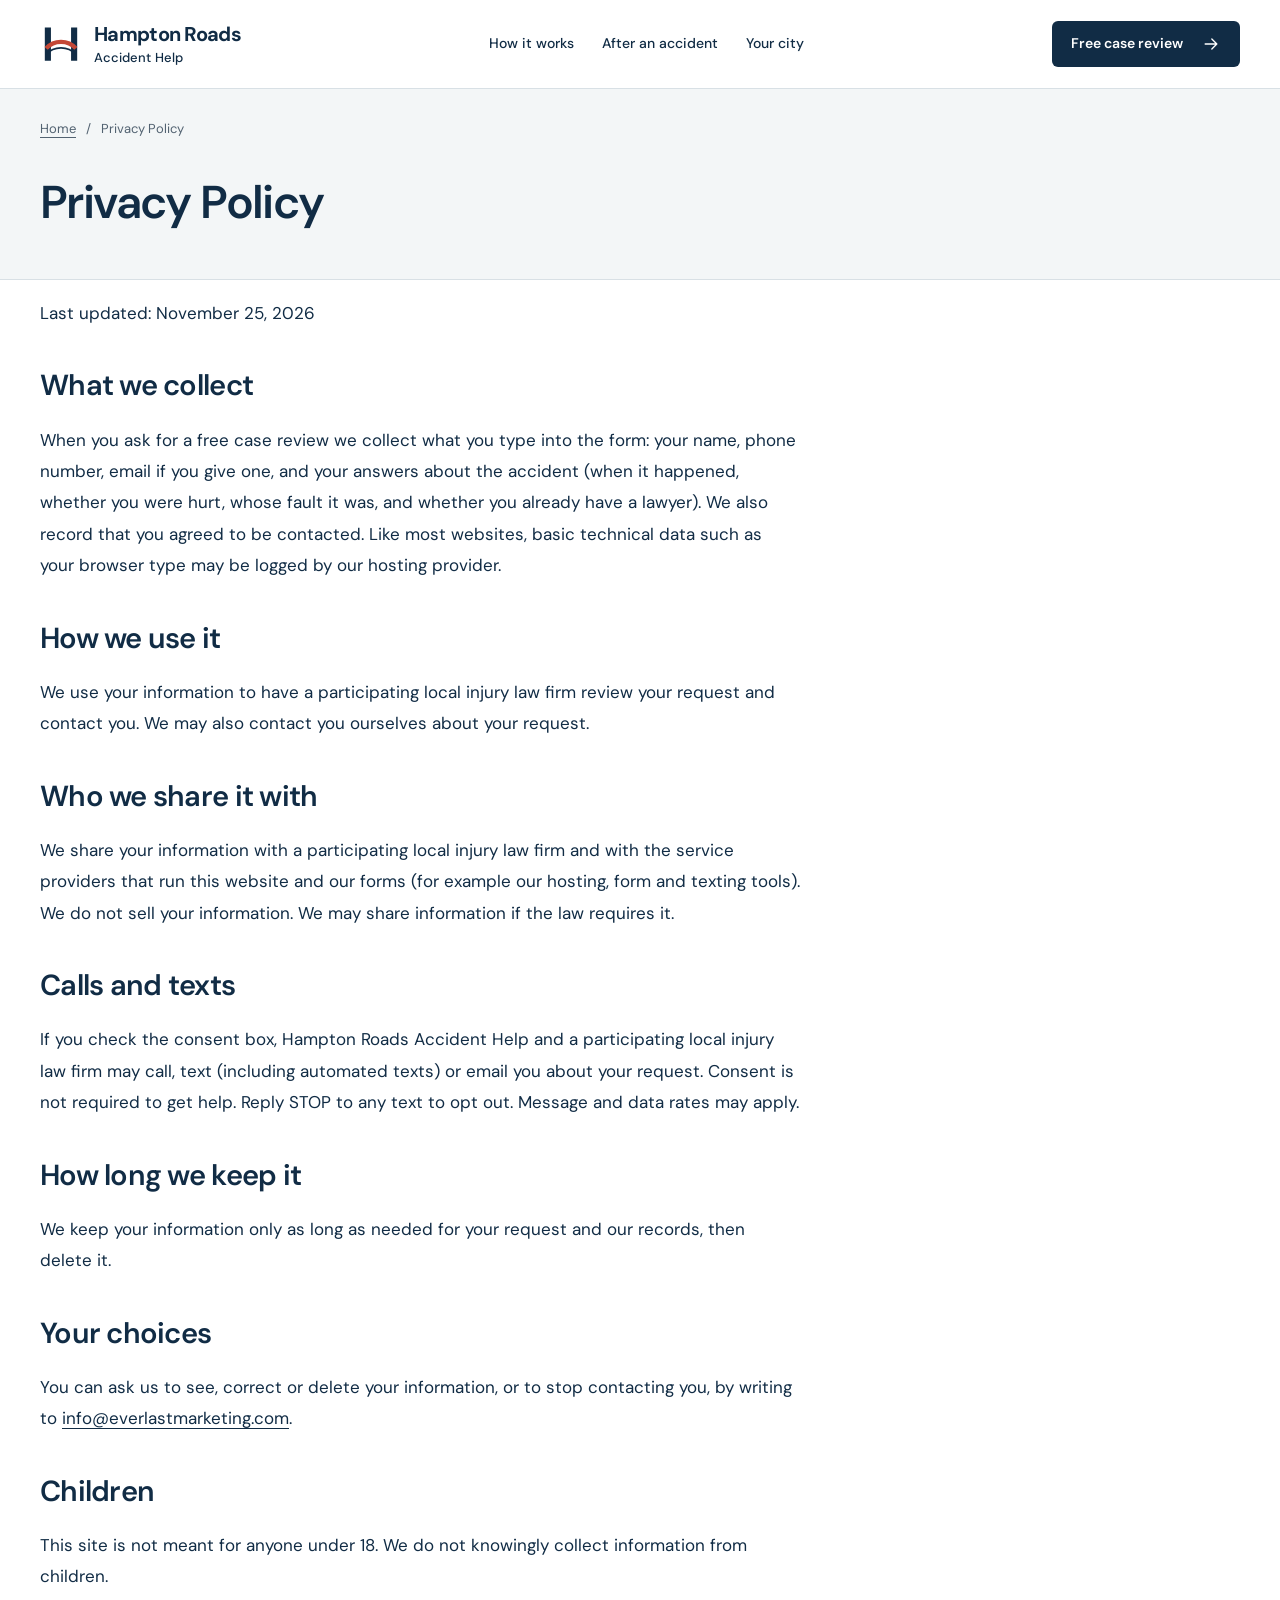
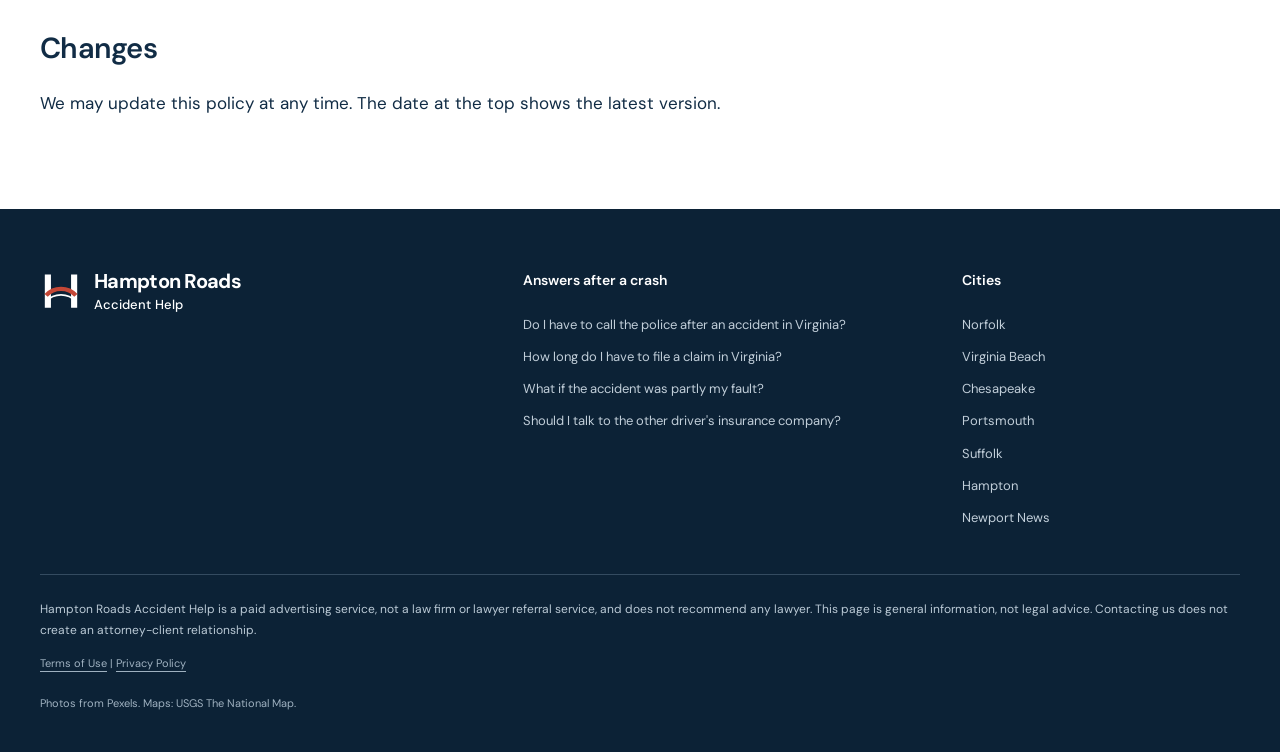
<file: privacy.html>
<!doctype html>
<html lang="en"><head><meta charset="utf-8"><meta name="viewport" content="width=device-width, initial-scale=1, viewport-fit=cover">
<title>Privacy Policy | Hampton Roads Accident Help</title><meta name="description" content="Privacy Policy for Hampton Roads Accident Help."><meta name="theme-color" content="#112c45">
<link rel="icon" type="image/svg+xml" href="assets/favicon.svg">
<link rel="stylesheet" href="assets/fonts/fonts.css">
<link rel="stylesheet" href="assets/style.css"><link rel="stylesheet" href="assets/map.css">
<script src="assets/form-config.js" defer></script><script src="assets/site.js" defer></script>
</head><body class="guide-page"><a class="skip-link" href="#main">Skip to content</a>
    <header class="site-header"><div class="container header-inner"><a class="brand" href="index.html" aria-label="Hampton Roads Accident Help home"><svg class="brand-mark" viewBox="0 0 48 48" fill="none" aria-hidden="true"><path d="M9 5v38M39 5v38" stroke="currentColor" stroke-width="7"/><path d="M7 29c9-10 25-10 34 0" stroke="#c44736" stroke-width="5"/><path d="M7 36c9-10 25-10 34 0" stroke="currentColor" stroke-width="2"/></svg><span><span class="brand-top">Hampton Roads</span> <span class="brand-bottom">Accident Help</span></span></a>
      <nav class="desktop-nav" aria-label="Main navigation"><a href="index.html#how-it-works">How it works</a><a href="index.html#answers">After an accident</a><a href="index.html#cities">Your city</a></nav>
      <div class="header-actions"><a class="btn btn-small btn-dark" href="#review" data-review-link>Free case review<svg class="icon " viewBox="0 0 24 24" fill="none" stroke="currentColor" stroke-width="1.6" stroke-linecap="round" stroke-linejoin="round" aria-hidden="true"><path d="M5 12h14M13 6l6 6-6 6"/></svg></a><button class="menu-toggle" type="button" data-menu-toggle aria-expanded="false" aria-controls="mobile-menu" aria-label="Open navigation"><svg class="icon " viewBox="0 0 24 24" fill="none" stroke="currentColor" stroke-width="1.6" stroke-linecap="round" stroke-linejoin="round" aria-hidden="true"><path d="M4 8h16M4 16h16"/></svg></button></div>
    </div><nav id="mobile-menu" class="mobile-menu" aria-label="Mobile navigation" hidden><a href="index.html#how-it-works">How it works</a><a href="index.html#answers">After an accident</a><a href="index.html#cities">Your city</a></nav></header><main id="main"><section class="guide-hero"><div class="container"><nav class="crumb" aria-label="Breadcrumb"><a href="index.html">Home</a><span aria-hidden="true">/</span><span>Privacy Policy</span></nav><h1>Privacy Policy</h1></div></section><div class="container"><article class="art legal">
<p>Last updated: November 25, 2026</p>
<h2>What we collect</h2>
<p>When you ask for a free case review we collect what you type into the form: your name, phone number, email if you give one, and your answers about the accident (when it happened, whether you were hurt, whose fault it was, and whether you already have a lawyer). We also record that you agreed to be contacted. Like most websites, basic technical data such as your browser type may be logged by our hosting provider.</p>
<h2>How we use it</h2>
<p>We use your information to have a participating local injury law firm review your request and contact you. We may also contact you ourselves about your request.</p>
<h2>Who we share it with</h2>
<p>We share your information with a participating local injury law firm and with the service providers that run this website and our forms (for example our hosting, form and texting tools). We do not sell your information. We may share information if the law requires it.</p>
<h2>Calls and texts</h2>
<p>If you check the consent box, Hampton Roads Accident Help and a participating local injury law firm may call, text (including automated texts) or email you about your request. Consent is not required to get help. Reply STOP to any text to opt out. Message and data rates may apply.</p>
<h2>How long we keep it</h2>
<p>We keep your information only as long as needed for your request and our records, then delete it.</p>
<h2>Your choices</h2>
<p>You can ask us to see, correct or delete your information, or to stop contacting you, by writing to <a href="mailto:info@everlastmarketing.com">info@everlastmarketing.com</a>.</p>
<h2>Children</h2>
<p>This site is not meant for anyone under 18. We do not knowingly collect information from children.</p>
<h2>Changes</h2>
<p>We may update this policy at any time. The date at the top shows the latest version.</p>
</article></div></main><footer class="foot"><div class="container"><a class="brand" href="index.html" aria-label="Hampton Roads Accident Help home"><svg class="brand-mark" viewBox="0 0 48 48" fill="none" aria-hidden="true"><path d="M9 5v38M39 5v38" stroke="currentColor" stroke-width="7"/><path d="M7 29c9-10 25-10 34 0" stroke="#c44736" stroke-width="5"/><path d="M7 36c9-10 25-10 34 0" stroke="currentColor" stroke-width="2"/></svg><span><span class="brand-top">Hampton Roads</span> <span class="brand-bottom">Accident Help</span></span></a><div class="fcols"><div><p class="fh">Answers after a crash</p><ul><li><a href="do-i-have-to-call-police.html">Do I have to call the police after an accident in Virginia?</a></li><li><a href="how-long-to-file.html">How long do I have to file a claim in Virginia?</a></li><li><a href="partly-my-fault.html">What if the accident was partly my fault?</a></li><li><a href="other-drivers-insurance.html">Should I talk to the other driver's insurance company?</a></li></ul></div><div><p class="fh">Cities</p><ul><li><a href="after-a-car-accident-in-norfolk.html">Norfolk</a></li><li><a href="after-a-car-accident-in-virginia-beach.html">Virginia Beach</a></li><li><a href="after-a-car-accident-in-chesapeake.html">Chesapeake</a></li><li><a href="after-a-car-accident-in-portsmouth.html">Portsmouth</a></li><li><a href="after-a-car-accident-in-suffolk.html">Suffolk</a></li><li><a href="after-a-car-accident-in-hampton.html">Hampton</a></li><li><a href="after-a-car-accident-in-newport-news.html">Newport News</a></li></ul></div></div>
<p class="fine">Hampton Roads Accident Help is a paid advertising service, not a law firm or lawyer referral service, and does not recommend any lawyer. This page is general information, not legal advice. Contacting us does not create an attorney-client relationship.</p><p class="credit"><a href="terms.html">Terms of Use</a> | <a href="privacy.html">Privacy Policy</a></p><p class="credit">Photos from Pexels. Maps: USGS The National Map.</p></div></footer></body></html>
</file>
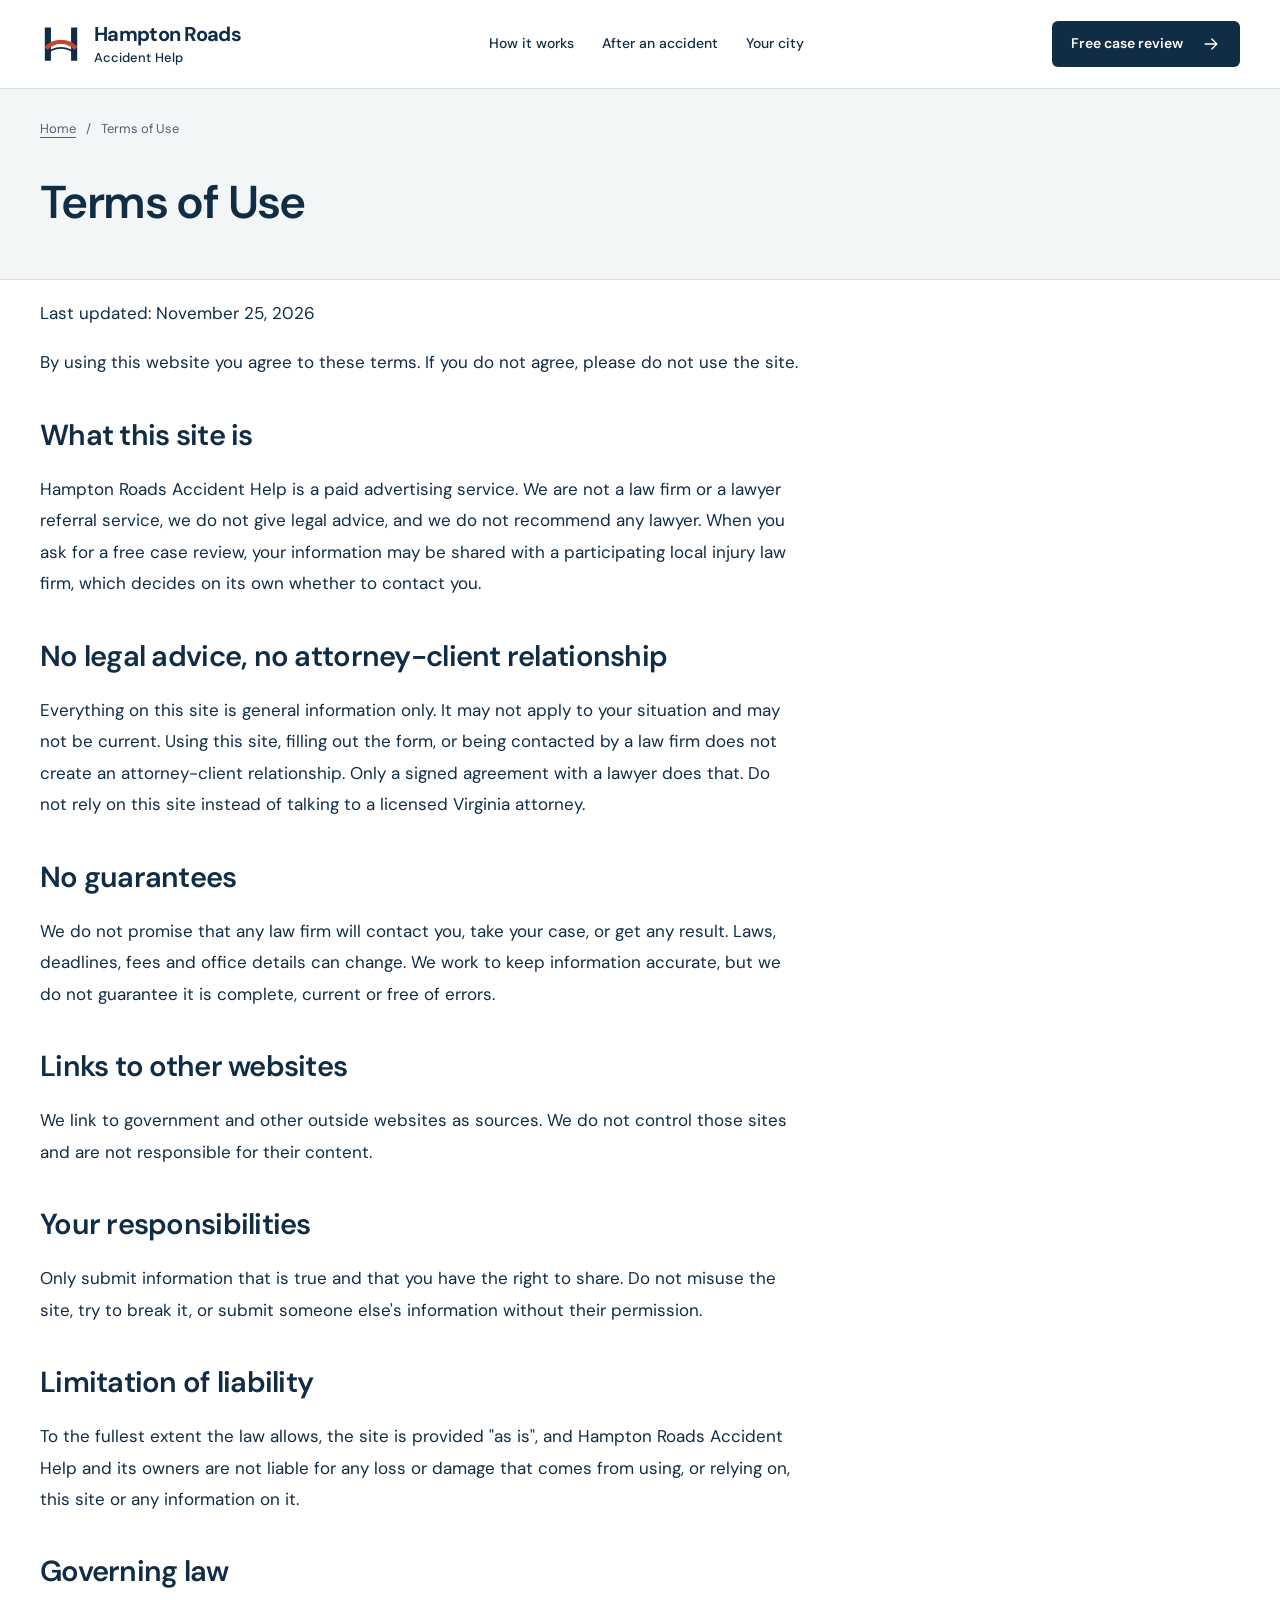
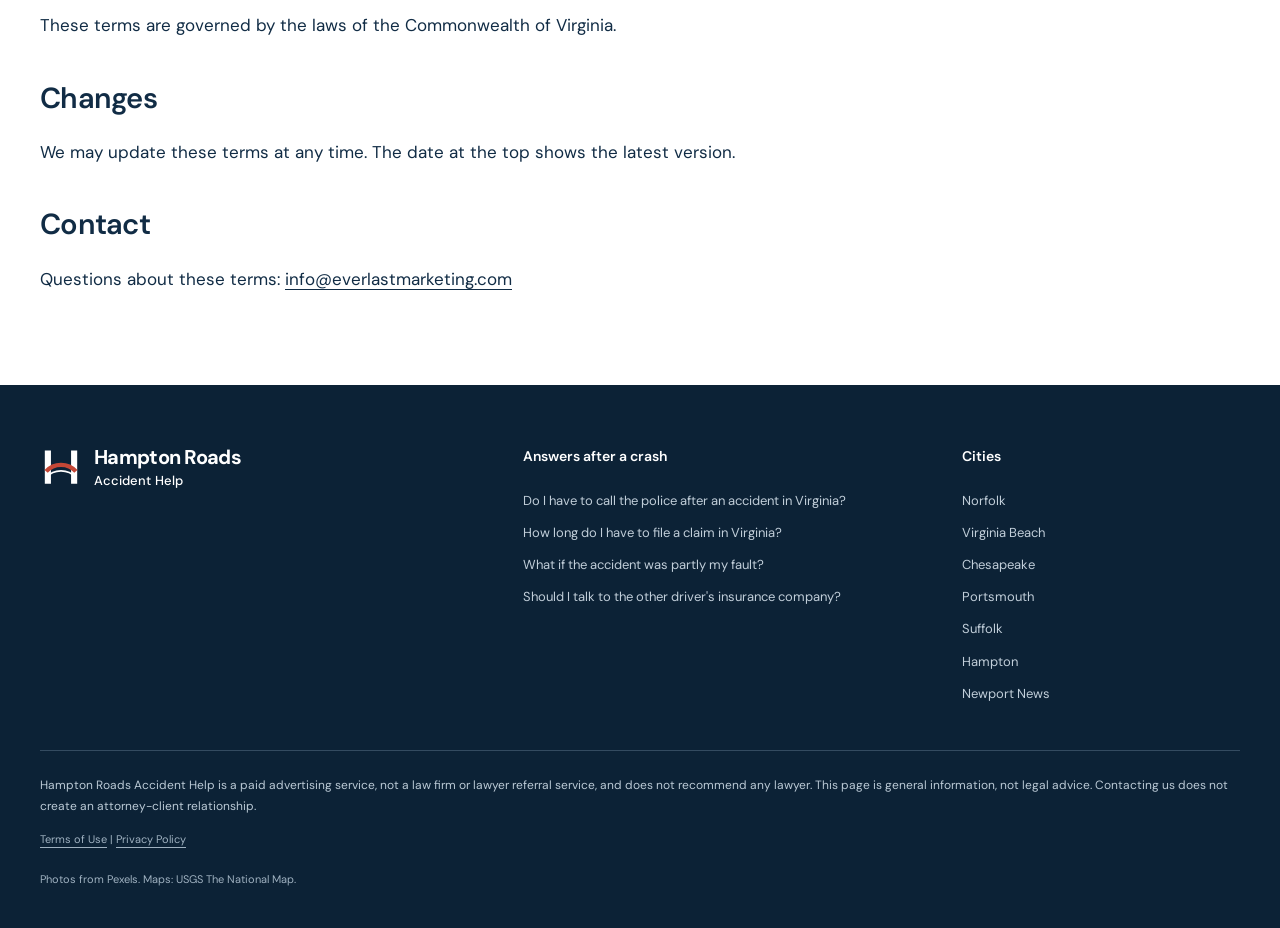
<file: terms.html>
<!doctype html>
<html lang="en"><head><meta charset="utf-8"><meta name="viewport" content="width=device-width, initial-scale=1, viewport-fit=cover">
<title>Terms of Use | Hampton Roads Accident Help</title><meta name="description" content="Terms of Use for Hampton Roads Accident Help."><meta name="theme-color" content="#112c45">
<link rel="icon" type="image/svg+xml" href="assets/favicon.svg">
<link rel="stylesheet" href="assets/fonts/fonts.css">
<link rel="stylesheet" href="assets/style.css"><link rel="stylesheet" href="assets/map.css">
<script src="assets/form-config.js" defer></script><script src="assets/site.js" defer></script>
</head><body class="guide-page"><a class="skip-link" href="#main">Skip to content</a>
    <header class="site-header"><div class="container header-inner"><a class="brand" href="index.html" aria-label="Hampton Roads Accident Help home"><svg class="brand-mark" viewBox="0 0 48 48" fill="none" aria-hidden="true"><path d="M9 5v38M39 5v38" stroke="currentColor" stroke-width="7"/><path d="M7 29c9-10 25-10 34 0" stroke="#c44736" stroke-width="5"/><path d="M7 36c9-10 25-10 34 0" stroke="currentColor" stroke-width="2"/></svg><span><span class="brand-top">Hampton Roads</span> <span class="brand-bottom">Accident Help</span></span></a>
      <nav class="desktop-nav" aria-label="Main navigation"><a href="index.html#how-it-works">How it works</a><a href="index.html#answers">After an accident</a><a href="index.html#cities">Your city</a></nav>
      <div class="header-actions"><a class="btn btn-small btn-dark" href="#review" data-review-link>Free case review<svg class="icon " viewBox="0 0 24 24" fill="none" stroke="currentColor" stroke-width="1.6" stroke-linecap="round" stroke-linejoin="round" aria-hidden="true"><path d="M5 12h14M13 6l6 6-6 6"/></svg></a><button class="menu-toggle" type="button" data-menu-toggle aria-expanded="false" aria-controls="mobile-menu" aria-label="Open navigation"><svg class="icon " viewBox="0 0 24 24" fill="none" stroke="currentColor" stroke-width="1.6" stroke-linecap="round" stroke-linejoin="round" aria-hidden="true"><path d="M4 8h16M4 16h16"/></svg></button></div>
    </div><nav id="mobile-menu" class="mobile-menu" aria-label="Mobile navigation" hidden><a href="index.html#how-it-works">How it works</a><a href="index.html#answers">After an accident</a><a href="index.html#cities">Your city</a></nav></header><main id="main"><section class="guide-hero"><div class="container"><nav class="crumb" aria-label="Breadcrumb"><a href="index.html">Home</a><span aria-hidden="true">/</span><span>Terms of Use</span></nav><h1>Terms of Use</h1></div></section><div class="container"><article class="art legal">
<p>Last updated: November 25, 2026</p>
<p>By using this website you agree to these terms. If you do not agree, please do not use the site.</p>
<h2>What this site is</h2>
<p>Hampton Roads Accident Help is a paid advertising service. We are not a law firm or a lawyer referral service, we do not give legal advice, and we do not recommend any lawyer. When you ask for a free case review, your information may be shared with a participating local injury law firm, which decides on its own whether to contact you.</p>
<h2>No legal advice, no attorney-client relationship</h2>
<p>Everything on this site is general information only. It may not apply to your situation and may not be current. Using this site, filling out the form, or being contacted by a law firm does not create an attorney-client relationship. Only a signed agreement with a lawyer does that. Do not rely on this site instead of talking to a licensed Virginia attorney.</p>
<h2>No guarantees</h2>
<p>We do not promise that any law firm will contact you, take your case, or get any result. Laws, deadlines, fees and office details can change. We work to keep information accurate, but we do not guarantee it is complete, current or free of errors.</p>
<h2>Links to other websites</h2>
<p>We link to government and other outside websites as sources. We do not control those sites and are not responsible for their content.</p>
<h2>Your responsibilities</h2>
<p>Only submit information that is true and that you have the right to share. Do not misuse the site, try to break it, or submit someone else's information without their permission.</p>
<h2>Limitation of liability</h2>
<p>To the fullest extent the law allows, the site is provided "as is", and Hampton Roads Accident Help and its owners are not liable for any loss or damage that comes from using, or relying on, this site or any information on it.</p>
<h2>Governing law</h2>
<p>These terms are governed by the laws of the Commonwealth of Virginia.</p>
<h2>Changes</h2>
<p>We may update these terms at any time. The date at the top shows the latest version.</p>
<h2>Contact</h2>
<p>Questions about these terms: <a href="mailto:info@everlastmarketing.com">info@everlastmarketing.com</a></p>
</article></div></main><footer class="foot"><div class="container"><a class="brand" href="index.html" aria-label="Hampton Roads Accident Help home"><svg class="brand-mark" viewBox="0 0 48 48" fill="none" aria-hidden="true"><path d="M9 5v38M39 5v38" stroke="currentColor" stroke-width="7"/><path d="M7 29c9-10 25-10 34 0" stroke="#c44736" stroke-width="5"/><path d="M7 36c9-10 25-10 34 0" stroke="currentColor" stroke-width="2"/></svg><span><span class="brand-top">Hampton Roads</span> <span class="brand-bottom">Accident Help</span></span></a><div class="fcols"><div><p class="fh">Answers after a crash</p><ul><li><a href="do-i-have-to-call-police.html">Do I have to call the police after an accident in Virginia?</a></li><li><a href="how-long-to-file.html">How long do I have to file a claim in Virginia?</a></li><li><a href="partly-my-fault.html">What if the accident was partly my fault?</a></li><li><a href="other-drivers-insurance.html">Should I talk to the other driver's insurance company?</a></li></ul></div><div><p class="fh">Cities</p><ul><li><a href="after-a-car-accident-in-norfolk.html">Norfolk</a></li><li><a href="after-a-car-accident-in-virginia-beach.html">Virginia Beach</a></li><li><a href="after-a-car-accident-in-chesapeake.html">Chesapeake</a></li><li><a href="after-a-car-accident-in-portsmouth.html">Portsmouth</a></li><li><a href="after-a-car-accident-in-suffolk.html">Suffolk</a></li><li><a href="after-a-car-accident-in-hampton.html">Hampton</a></li><li><a href="after-a-car-accident-in-newport-news.html">Newport News</a></li></ul></div></div>
<p class="fine">Hampton Roads Accident Help is a paid advertising service, not a law firm or lawyer referral service, and does not recommend any lawyer. This page is general information, not legal advice. Contacting us does not create an attorney-client relationship.</p><p class="credit"><a href="terms.html">Terms of Use</a> | <a href="privacy.html">Privacy Policy</a></p><p class="credit">Photos from Pexels. Maps: USGS The National Map.</p></div></footer></body></html>
</file>
<file: assets/fonts/fonts.css>
/* Self-hosted Latin subsets from Google Fonts. See PROVENANCE.txt. */
@font-face {
  font-family: 'DM Sans';
  font-style: normal;
  font-weight: 400 700;
  font-display: swap;
  src: url(./dm-sans-latin-variable.woff2) format('woff2');
  unicode-range: U+0000-00FF, U+0131, U+0152-0153, U+02BB-02BC, U+02C6, U+02DA, U+02DC, U+0304, U+0308, U+0329, U+2000-206F, U+20AC, U+2122, U+2191, U+2193, U+2212, U+2215, U+FEFF, U+FFFD;
}

@font-face {
  font-family: 'Instrument Serif';
  font-style: italic;
  font-weight: 400;
  font-display: swap;
  src: url(./instrument-serif-latin-italic.woff2) format('woff2');
  unicode-range: U+0000-00FF, U+0131, U+0152-0153, U+02BB-02BC, U+02C6, U+02DA, U+02DC, U+0304, U+0308, U+0329, U+2000-206F, U+20AC, U+2122, U+2191, U+2193, U+2212, U+2215, U+FEFF, U+FFFD;
}

@font-face {
  font-family: 'Instrument Serif';
  font-style: normal;
  font-weight: 400;
  font-display: swap;
  src: url(./instrument-serif-latin-normal.woff2) format('woff2');
  unicode-range: U+0000-00FF, U+0131, U+0152-0153, U+02BB-02BC, U+02C6, U+02DA, U+02DC, U+0304, U+0308, U+0329, U+2000-206F, U+20AC, U+2122, U+2191, U+2193, U+2212, U+2215, U+FEFF, U+FFFD;
}
</file>
<file: assets/style.css>
/* Hampton Roads Accident Help
   A clear regional assistance interface. One type family, one action color. */
:root {
  --ink: #112c45;
  --ink-deep: #0c2236;
  --paper: #ffffff;
  --surface: #f3f6f7;
  --surface-blue: #eaf0f4;
  --muted: #526271;
  --line: #d8e0e5;
  --action: #c44736;
  --action-hover: #a93629;
  --sans: "DM Sans", Arial, sans-serif;
  --radius: 6px;
}

/* Base and controls */
*, *::before, *::after { box-sizing: border-box; }
html { scroll-behavior: smooth; scroll-padding-top: 110px; }
body {
  margin: 0;
  background: var(--paper);
  color: var(--ink);
  font: 400 16px/1.65 var(--sans);
  -webkit-font-smoothing: antialiased;
}
button, input, select, textarea { font: inherit; }
button, a, input { -webkit-tap-highlight-color: transparent; }
button { cursor: pointer; }
button:disabled { cursor: wait; opacity: .65; }
a { color: inherit; text-underline-offset: 4px; }
img { display: block; max-width: 100%; object-fit: cover; }
svg { max-width: 100%; }
h1, h2, h3, p { margin: 0; }
h1, h2, h3 { font-family: var(--sans); color: var(--ink); font-weight: 600; }
h1, h2 { letter-spacing: -.035em; }
h1 { line-height: 1.075; }
h2 { font-size: 34px; line-height: 1.2; }
h3 { line-height: 1.4; letter-spacing: -.015em; }
ul, ol { padding: 0; margin: 0; }
[hidden] { display: none !important; }
::selection { background: #dbe7ef; color: var(--ink); }
:focus-visible { outline: 3px solid var(--action); outline-offset: 4px; }
section[id], .review-card, h2[id] { scroll-margin-top: 108px; }
.container { width: calc(100% - 80px); max-width: 1200px; margin-inline: auto; }
.icon { width: 22px; height: 22px; flex: none; }
.eyebrow { font-size: 14px; font-weight: 600; line-height: 1.5; }
.btn {
  display: inline-flex;
  align-items: center;
  justify-content: center;
  gap: 24px;
  min-height: 56px;
  padding: 15px 24px;
  border: 1px solid transparent;
  border-radius: var(--radius);
  background: var(--action);
  color: #fff;
  font-size: 15px;
  font-weight: 600;
  line-height: 1.4;
  text-decoration: none;
  transition: background-color .16s ease, border-color .16s ease;
}
.btn:hover { background: var(--action-hover); }
.btn .icon { width: 20px; height: 20px; }
.btn-dark { background: var(--ink); color: #fff; }
.btn-dark:hover { background: #21465f; }
.btn-small { min-height: 46px; padding: 11px 18px; gap: 18px; font-size: 14px; }
.btn-full { width: 100%; justify-content: space-between; }
.text-link {
  display: inline-flex;
  align-items: center;
  gap: 14px;
  min-height: 44px;
  font-size: 15px;
  font-weight: 600;
  text-decoration: underline;
  text-decoration-thickness: 1px;
}
.text-link:hover { color: var(--action); }
.skip-link {
  position: absolute;
  z-index: 100;
  top: -100px;
  left: 20px;
  padding: 12px 18px;
  background: #fff;
  color: var(--ink);
}
.skip-link:focus { top: 12px; }

/* Compact, stable navigation */
.site-header { position: sticky; top: 0; z-index: 40; background: #fff; border-bottom: 1px solid var(--line); }
.header-inner { display: flex; align-items: center; gap: 32px; min-height: 88px; }
.brand { display: inline-flex; align-items: center; gap: 12px; flex: none; line-height: 1.15; text-decoration: none; }
.brand-mark { width: 42px; height: 44px; flex: none; }
.brand-top { display: block; font-size: 20px; font-weight: 700; letter-spacing: -.035em; }
.brand-bottom { display: block; font-size: 13px; font-weight: 500; letter-spacing: .005em; margin-top: 5px; }
.desktop-nav { display: flex; align-items: center; gap: 28px; margin-left: auto; }
.desktop-nav a { display: inline-flex; align-items: center; min-height: 44px; font-size: 14px; font-weight: 500; text-decoration: none; }
.desktop-nav a:hover { color: var(--action); }
.header-actions { display: flex; align-items: center; gap: 14px; margin-left: auto; }
.menu-toggle { display: none; align-items: center; justify-content: center; width: 44px; height: 44px; padding: 8px; border: 0; background: transparent; color: var(--ink); }
.mobile-menu { padding: 8px 24px 20px; border-top: 1px solid var(--line); background: #fff; }
.mobile-menu a { display: block; min-height: 48px; padding: 11px 2px; text-decoration: none; border-bottom: 1px solid var(--line); font-size: 16px; }

/* The map establishes place; Start here establishes the task. */
.home-hero { padding: 66px 0 70px; }
.hero-grid { display: grid; grid-template-columns: minmax(0,1fr) minmax(0,1.03fr); align-items: center; gap: 68px; }
.hero-story, .hero-map { min-width: 0; }
.hero-story h1 { max-width: 620px; font-size: clamp(46px,4.6vw,62px); text-wrap: balance; }
.lead { margin-top: 24px; max-width: 430px; color: var(--muted); font-size: 19px; line-height: 1.6; }
.hero-actions { display: flex; align-items: center; gap: 24px; margin-top: 30px; }
.hero-actions .btn { min-width: 168px; justify-content: space-between; }
.note { color: var(--muted); font-size: 13px; line-height: 1.65; }
.hero-map { display: flex; align-items: center; }
.hero-map .hr-map { width: 100%; }

/* Shared form. The home variant is a service band, not a floating card. */
.review-card { min-width: 0; background: #fff; border: 1px solid var(--line); border-top: 3px solid var(--ink); border-radius: 0 0 6px 6px; padding: 28px; }
.review-card h2 { font-size: 29px; line-height: 1.2; letter-spacing: -.03em; }
.form-sub { margin-top: 12px; color: var(--muted); font-size: 15px; line-height: 1.65; }
.form-progress { display: flex; align-items: center; gap: 16px; justify-content: space-between; max-width: 280px; margin: 24px 0; color: var(--muted); font-size: 12px; line-height: 1.5; font-weight: 500; }
.progress-track { display: block; width: 92px; height: 3px; overflow: hidden; background: #dce4e9; }
.progress-track > span { display: block; width: 50%; height: 100%; background: var(--action); transition: width .2s ease; }
.field-group { min-width: 0; }
.field-group + .field-group { margin-top: 18px; }
.field-label { display: block; margin-bottom: 8px; font-size: 14px; font-weight: 600; line-height: 1.4; }
.field-wrap { position: relative; min-width: 0; }
.field-wrap > .icon { position: absolute; top: 18px; left: 16px; width: 20px; height: 20px; color: #748390; pointer-events: none; }
.field-wrap > input { display: block; width: 100%; min-width: 0; height: 56px; padding: 14px 15px 14px 47px; border: 1px solid #acbac5; border-radius: 5px; background: #fff; color: var(--ink); font-size: 16px; line-height: 1.5; transition: border-color .16s ease, box-shadow .16s ease; }
.field-wrap > input::placeholder { color: #74818d; opacity: 1; }
.field-wrap > input:focus { outline: none; border-color: var(--action); box-shadow: 0 0 0 3px rgb(196 71 54 / .18); }
.field-wrap > input[aria-invalid="true"] { border-color: #a72c20; box-shadow: 0 0 0 2px rgb(167 44 32 / .12); }
.form-next { margin-top: 24px; }
.form-assurance { display: flex; align-items: center; justify-content: center; gap: 7px; margin-top: 12px; color: var(--muted); font-size: 11px; line-height: 1.5; }
.form-assurance .icon { width: 15px; height: 15px; }
.review-details { min-width: 0; }
.preview-notice { padding: 10px 12px; margin-top: 22px; border-left: 2px solid #ad7b2c; background: #fbf5e9; color: #76531c; font-size: 12px; line-height: 1.6; }
.fine { color: var(--muted); font-size: 12px; line-height: 1.8; font-weight: 400; }
.form-fine { margin-top: 18px; padding-top: 16px; border-top: 1px solid var(--line); }
fieldset { min-width: 0; margin: 0 0 22px; padding: 0; border: 0; }
legend { margin-bottom: 11px; padding: 0; font-size: 15px; font-weight: 600; line-height: 1.5; }
.choices { display: grid; grid-template-columns: repeat(2,minmax(0,1fr)); gap: 8px; }
.choices-3 { grid-template-columns: repeat(3,minmax(0,1fr)); }
.choice { display: flex; position: relative; min-width: 0; cursor: pointer; }
.choice input { position: absolute; top: 50%; left: 50%; width: 1px; height: 1px; opacity: 0; }
.choice > span { display: flex; align-items: center; justify-content: center; width: 100%; min-height: 48px; padding: 10px 8px; border: 1px solid #bcc8d1; border-radius: 5px; background: #fff; color: var(--ink); text-align: center; font-size: 13px; line-height: 1.4; transition: background-color .16s ease, border-color .16s ease; }
.choice:hover > span { border-color: var(--ink); background: #f3f6f7; }
.choice input:checked + span { border-color: var(--ink); background: #e7eef3; box-shadow: inset 0 0 0 1px var(--ink); }
.choice input:focus-visible + span { outline: 3px solid var(--action); outline-offset: 3px; }
.consent { display: flex; align-items: flex-start; gap: 11px; margin: 24px 0; color: var(--muted); font-size: 12px; line-height: 1.75; cursor: pointer; }
.consent input { width: 22px; height: 22px; flex: 0 0 22px; margin: 2px 0 0; accent-color: var(--action); cursor: pointer; }
.back { display: block; min-height: 44px; margin: 8px auto 0; padding: 10px 20px; border: 0; background: transparent; color: var(--ink); font-size: 14px; text-decoration: underline; text-underline-offset: 4px; }
.form-error { margin-top: 18px; padding: 12px 14px; border: 1px solid #dbb0a8; border-radius: 4px; background: #fff1ee; color: #8b271c; font-size: 14px; line-height: 1.6; }
.form-status { margin-top: 18px; padding: 16px; border: 1px solid #adc5d4; border-radius: 4px; background: #edf5fa; color: var(--ink); font-size: 14px; line-height: 1.65; }
.review-band { padding: 44px 0 42px; background: var(--ink); color: #fff; }
.review-card--wide { display: grid; grid-template-columns: 260px minmax(0,1fr); column-gap: 48px; row-gap: 20px; padding: 0; border: 0; border-radius: 0; background: transparent; color: #fff; }
.review-card--wide .review-heading { grid-column: 1; grid-row: 1 / 3; }
.review-card--wide h2 { color: #fff; font-size: 30px; max-width: 240px; }
.review-card--wide .form-sub { color: #cbd8e1; font-size: 14px; max-width: 250px; }
.review-card--wide .form-progress { max-width: 235px; color: #cbd8e1; margin: 24px 0 0; }
.review-card--wide .progress-track { background: #456078; }
.review-card--wide .progress-track > span { background: #f19a8c; }
.review-card--wide form { grid-column: 2; min-width: 0; }
.review-card--wide .contact-fields { display: grid; grid-template-columns: minmax(0,1fr) minmax(0,1fr) 146px; align-items: start; gap: 16px; }
.review-card--wide .field-group + .field-group { margin: 0; }
.review-card--wide .field-label { color: #fff; }
.review-card--wide .field-wrap input { border-color: #d8e1e8; }
.review-card--wide .form-next { margin: 0; padding-top: 28px; }
.review-card--wide .form-assurance { color: #d2dce4; font-size: 10px; }
.review-card--wide .form-assurance .icon { display: none; }
.review-card--wide .review-details { grid-column: 2; }
.review-card--wide .preview-notice { margin-top: 0; background: transparent; border-left-color: #c7a16a; color: #e6d4b9; padding: 0 0 0 10px; }
.review-card--wide .form-fine { padding-top: 13px; margin-top: 13px; border-top-color: #3a5369; color: #cbd7e0; font-size: 11px; line-height: 1.75; }
.review-card--wide .consent { color: #d9e2e9; }
.review-card--wide .back { color: #fff; }
.review-card--wide [data-form-step="2"] { max-width: 720px; }
.review-card--wide [data-form-step="2"] .choices-4 { grid-template-columns: repeat(4,minmax(0,1fr)); }
.review-card--wide [data-form-step="2"] > .btn { max-width: 320px; }
.review-card--wide [data-form-step="2"] > .back { display: inline-block; margin: 0 0 0 16px; }

/* One real process, with room to read it. */
.process-section { padding: 80px 0; }
.process-layout { display: grid; grid-template-columns: 260px minmax(0,1fr); gap: 48px; align-items: start; }
.section-intro h2 { max-width: 300px; }
.steps { display: grid; grid-template-columns: repeat(3,minmax(0,1fr)); gap: 30px; list-style: none; }
.steps > li { min-width: 0; }
.steps .n { display: block; color: var(--action); font-size: 20px; font-weight: 600; line-height: 1.3; margin-bottom: 16px; }
.steps .step-copy, .steps p { font-size: 17px; line-height: 1.65; max-width: 220px; }
.timing-section { padding: 58px 0; background: var(--surface); }
.timing-layout { display: grid; grid-template-columns: 260px minmax(0,1fr); gap: 48px; }
.timing-copy > p:not(.src) { max-width: 760px; font-size: 18px; line-height: 1.8; }
.src { margin-top: 18px; color: var(--muted); font-size: 13px; line-height: 1.75; }
.src a { text-decoration-thickness: 1px; overflow-wrap: anywhere; }
.src a:hover { color: var(--action); }
.timing-copy .text-link { margin-top: 18px; }

/* Answers retain their full checked wording. */
.answers-section { padding: 88px 0 92px; }
.answers-layout { display: grid; grid-template-columns: 300px minmax(0,1fr); gap: 72px; }
.answers-section .section-intro h2 { max-width: 300px; }
.qlist { list-style: none; border-top: 1px solid var(--line); }
.qlist > li { padding: 27px 0 24px; border-bottom: 1px solid var(--line); }
.qlist h3 { font-size: 20px; line-height: 1.45; font-weight: 600; }
.qlist h3 a { text-decoration: none; }
.qlist h3 a:hover { color: var(--action); }
.qlist p { margin-top: 12px; color: var(--muted); font-size: 16px; line-height: 1.75; }
.qlist .more, .qlist > li > a { display: inline-flex; align-items: center; min-height: 44px; margin-top: 7px; font-size: 14px; font-weight: 600; text-decoration: underline; text-decoration-thickness: 1px; }
.qlist .more:hover, .qlist > li > a:hover { color: var(--action); }

/* City exploration is a secondary task, below the case-review flow. */
.cities-section { padding: 76px 0 80px; background: var(--surface); }
.cities-layout { display: grid; grid-template-columns: minmax(0,.78fr) minmax(0,1.22fr); gap: 86px; align-items: start; }
.cities-intro h2 { max-width: 330px; }
.cities-intro > p { max-width: 350px; margin-top: 20px; color: var(--muted); font-size: 17px; line-height: 1.75; }
.cities-choice { min-width: 0; }
.cities-choice h3 { margin-bottom: 20px; font-size: 18px; font-weight: 600; }
.cities { display: grid; grid-template-columns: repeat(2,minmax(0,1fr)); gap: 12px; list-style: none; }
.cities > li { min-width: 0; }
.cities a { display: grid; grid-template-columns: minmax(0,1fr) auto; gap: 4px 12px; align-content: center; min-height: 94px; padding: 17px 18px; border: 1px solid #cbd6de; border-radius: 6px; background: #fff; color: var(--ink); text-decoration: none; transition: border-color .16s ease, background-color .16s ease; }
.cities a:hover { background: #edf3f7; border-color: #91a7b8; }
.cities a b { grid-column: 1; font-size: 17px; font-weight: 600; line-height: 1.4; }
.cities a span, .cities a small { grid-column: 1; color: var(--muted); font-size: 12px; line-height: 1.5; font-weight: 400; }
.cities a > .icon { grid-column: 2; grid-row: 1 / 3; align-self: center; width: 18px; height: 18px; color: var(--ink); }

/* Closing and disclosure */
.closing { padding: 72px 0 76px; border-top: 1px solid var(--line); background: #fff; }
.closing-inner { display: flex; align-items: center; justify-content: space-between; gap: 44px; }
.closing h2 { font-size: 36px; }
.closing p { margin-top: 16px; color: var(--muted); font-size: 17px; line-height: 1.65; }
.closing .btn { flex: none; min-width: 238px; }
.foot { padding: 60px 0 30px; background: var(--ink-deep); color: #fff; }
.foot > .container { display: grid; grid-template-columns: minmax(0,.8fr) minmax(0,1.4fr); gap: 40px 74px; }
.foot .brand { align-self: start; justify-self: start; }
.foot .brand-mark { color: #fff; }
.fcols { display: grid; grid-template-columns: minmax(0,1.4fr) minmax(0,1fr); gap: 50px; }
.fh { margin-bottom: 17px; color: #fff; font-size: 14px; font-weight: 600; }
.fcols ul { list-style: none; }
.fcols li { font-size: 13px; line-height: 1.7; color: #c1ced9; }
.fcols li a { display: inline-block; padding: 5px 0; text-decoration: none; }
.fcols li a:hover { color: #fff; text-decoration: underline; }
.foot .fine { grid-column: 1 / -1; max-width: none; margin: 0; padding-top: 24px; border-top: 1px solid #344b60; color: #bac9d5; font-size: 12px; line-height: 1.8; }
.credit { grid-column: 1 / -1; margin-top: -27px; color: #9fb1c0; font-size: 11px; line-height: 1.6; }
.mobile-cta { display: none; }

/* Guides share the same service identity and prioritize readable answers. */
.guide-hero { padding: 24px 0 50px; background: var(--surface); border-bottom: 1px solid var(--line); }
.crumb { display: flex; align-items: center; flex-wrap: wrap; gap: 10px; margin-bottom: 32px; color: var(--muted); font-size: 13px; line-height: 1.6; }
.crumb a { display: inline-flex; align-items: center; min-height: 32px; }
.crumb a:hover { color: var(--action); }
.guide-hero-grid { display: grid; grid-template-columns: minmax(0,1.16fr) minmax(0,.84fr); gap: 64px; align-items: center; }
.guide-copy, .guide-hero-media { min-width: 0; }
.guide-hero h1 { max-width: 660px; font-size: 46px; line-height: 1.13; letter-spacing: -.035em; text-wrap: balance; }
.short { margin-top: 26px; }
.short > b { display: block; margin-bottom: 10px; font-size: 14px; line-height: 1.5; font-weight: 600; }
.short p { color: var(--muted); font-size: 17px; line-height: 1.75; }
.guide-hero .text-link { margin-top: 17px; }
.guide-summary { padding: 24px 0 20px 30px; border-left: 2px solid #bacbd6; }
.guide-summary h2, .guide-summary h3 { margin-bottom: 12px; font-size: 19px; font-weight: 600; }
.guide-summary > a { display: flex; align-items: center; justify-content: space-between; gap: 20px; min-height: 54px; padding: 10px 0; border-bottom: 1px solid #d2dee6; font-size: 15px; line-height: 1.6; text-decoration: none; }
.guide-summary > a:hover { color: var(--action); }
.guide-summary > a .icon { width: 17px; height: 17px; }
.guide-summary .on-this-page { margin: 0; border: 0; padding: 0; }
.guide-summary .on-this-page > a { min-height: 54px; padding: 10px 0; border-bottom: 1px solid #d2dee6; font-size: 15px; }
.article-layout { display: grid; grid-template-columns: minmax(0,1fr) 376px; align-items: start; gap: 68px; padding-top: 58px; padding-bottom: 84px; }
.art { grid-column: 1; grid-row: 1; min-width: 0; font-size: 17px; line-height: 1.85; }
.art > .btn { margin: 0 0 22px; }
.art > .fine { margin: 0 0 36px; }
.art h2 { margin: 38px 0 20px; font-size: 29px; line-height: 1.28; letter-spacing: -.025em; }
.art h2:first-child { margin-top: 0; }
.art p { margin: 18px 0; }
.art p b, .art li b { font-weight: 600; }
.art > ol { counter-reset: guide-steps; list-style: none; }
.art > ol > li { position: relative; padding: 0 0 22px 35px; counter-increment: guide-steps; }
.art > ol > li::before { content: counter(guide-steps) "."; position: absolute; top: 0; left: 0; font-size: 17px; font-weight: 600; color: var(--ink); }
.art > ul:not(.office) { list-style: none; }
.art > ul:not(.office) > li { position: relative; padding: 11px 0 11px 23px; border-bottom: 1px solid var(--line); }
.art > ul:not(.office) > li::before { content: ""; position: absolute; top: 25px; left: 2px; width: 5px; height: 5px; border-radius: 50%; background: var(--ink); }
.art .office { padding: 22px 25px; border-left: 3px solid var(--ink); background: var(--surface); list-style: none; font-size: 16px; line-height: 1.85; }
.office li { padding: 3px 0; }
.office li:first-child { margin-bottom: 8px; font-weight: 600; }
.office a { display: inline-block; padding: 4px 0; }
.art .src { margin: 16px 0 28px; font-size: 13px; line-height: 1.8; }
.art > .btn:last-child { margin-top: 20px; }
.on-this-page { margin-bottom: 32px; padding: 16px 0; border-block: 1px solid var(--line); }
.art .on-this-page > h2 { margin: 0 0 9px; font-size: 16px; line-height: 1.5; font-weight: 600; letter-spacing: 0; }
.on-this-page > .eyebrow { display: block; margin-bottom: 9px; font-size: 14px; font-weight: 600; }
.on-this-page > a { display: flex; align-items: center; justify-content: space-between; gap: 20px; min-height: 46px; padding: 7px 0; text-decoration: none; font-size: 14px; line-height: 1.6; }
.on-this-page > a:hover { color: var(--action); }
.on-this-page .icon { width: 17px; height: 17px; }
.side { position: sticky; top: 110px; grid-column: 2; grid-row: 1; min-width: 0; }
.side:has([data-form-step="2"]:not([hidden])) { position: static; }
.side-process { padding: 25px 6px 0; }
.side-process > .eyebrow, .side-process > h2, .side-process > h3 { margin-bottom: 17px; font-size: 15px; line-height: 1.5; font-weight: 600; letter-spacing: 0; }
.mini { display: flex; flex-direction: column; gap: 13px; counter-reset: mini-steps; list-style: none; }
.mini li { position: relative; padding-left: 25px; counter-increment: mini-steps; color: var(--muted); font-size: 13px; line-height: 1.7; }
.mini li::before { content: counter(mini-steps) "."; position: absolute; top: 0; left: 0; color: var(--ink); font-weight: 600; }

/* Laptop and tablet */
@media (max-width:1100px) {
  .container { width: calc(100% - 64px); }
  .header-inner { gap: 24px; }
  .desktop-nav { gap: 20px; }
  .hero-grid { gap: 40px; }
  .hero-story h1 { font-size: 52px; }
  .review-card--wide, .process-layout, .timing-layout { grid-template-columns: 225px minmax(0,1fr); column-gap: 34px; }
  .review-card--wide .contact-fields { grid-template-columns: minmax(0,1fr) minmax(0,1fr) 126px; gap: 12px; }
  .review-card--wide .form-next .btn { padding-inline: 18px; gap: 12px; }
  .answers-layout { grid-template-columns: 270px minmax(0,1fr); gap: 45px; }
  .cities-layout { gap: 50px; }
  .guide-hero-grid { gap: 40px; }
  .guide-hero h1 { font-size: 42px; }
  .article-layout { grid-template-columns: minmax(0,1fr) 340px; gap: 40px; }
  .side .review-card { padding: 24px; }
  .side .review-card h2 { font-size: 27px; }
  .foot > .container { gap: 36px 48px; }
  .fcols { gap: 32px; }
}

@media (max-width:980px) {
  .desktop-nav { display: none; }
  .menu-toggle { display: inline-flex; }
  .header-inner { min-height: 78px; }
  .home-hero { padding-block: 50px; }
  .hero-grid { gap: 32px; }
  .hero-story h1 { font-size: 46px; }
  .lead { font-size: 17px; }
  .hero-actions { gap: 18px; }
  .hero-actions .btn { min-width: 150px; }
  .note { font-size: 12px; }
  .review-card--wide { grid-template-columns: 1fr; row-gap: 26px; }
  .review-card--wide .review-heading, .review-card--wide form, .review-card--wide .review-details { grid-column: 1; grid-row: auto; }
  .review-card--wide .review-heading { display: grid; grid-template-columns: 1fr auto; gap: 6px 32px; }
  .review-card--wide h2 { max-width: none; }
  .review-card--wide .form-sub { grid-column: 1; max-width: none; margin-top: 3px; }
  .review-card--wide .form-progress { grid-column: 2; grid-row: 1 / 3; min-width: 200px; margin: 0; align-self: center; }
  .review-card--wide .contact-fields { grid-template-columns: minmax(0,1fr) minmax(0,1fr) 152px; gap: 18px; }
  .review-card--wide .review-details { max-width: 780px; }
  .process-layout { display: block; }
  .process-layout .section-intro { margin-bottom: 32px; }
  .process-layout h2 { max-width: none; }
  .steps { gap: 32px; }
  .timing-layout { grid-template-columns: 200px minmax(0,1fr); gap: 35px; }
  .answers-layout { grid-template-columns: 230px minmax(0,1fr); gap: 36px; }
  .cities-layout { grid-template-columns: 1fr 1.3fr; gap: 40px; }
  .cities a { padding: 16px 14px; }
  .cities a b { font-size: 15px; }
  .guide-hero h1 { font-size: 38px; }
  .guide-hero-grid { gap: 30px; }
  .short p { font-size: 16px; }
  .article-layout { grid-template-columns: minmax(0,1fr) 320px; gap: 30px; }
  .art { font-size: 16px; }
  .art h2 { font-size: 27px; }
  .closing h2 { font-size: 32px; }
}

@media (max-width:800px) {
  .guide-hero-grid { grid-template-columns: 1fr; gap: 32px; }
  .guide-hero h1 { font-size: 42px; max-width: 650px; }
  .guide-hero-media { max-width: 650px; }
  .guide-summary { padding: 20px 0 0; border-left: 0; border-top: 1px solid #bdceda; }
  .guide-summary .on-this-page { display: grid; grid-template-columns: repeat(2,minmax(0,1fr)); gap: 0 24px; }
  .guide-summary .on-this-page > .eyebrow { grid-column: 1 / -1; }
  .article-layout { display: flex; flex-direction: column; gap: 42px; padding-top: 40px; }
  .side { position: static; width: 100%; }
  .side .review-card { max-width: 650px; margin-inline: auto; padding: 28px; }
  .side-process { max-width: 650px; margin-inline: auto; }
  .art { width: 100%; font-size: 17px; }
  .foot > .container { grid-template-columns: 1fr; gap: 35px; }
  .fcols { grid-template-columns: minmax(0,1.3fr) minmax(0,1fr); gap: 50px; }
  .foot .fine, .credit { grid-column: 1; }
  .closing-inner { gap: 30px; }
  .closing .btn { min-width: 215px; padding-inline: 18px; gap: 14px; }
}

/* Phone */
@media (max-width:700px) {
  html { scroll-padding-top: 92px; }
  body { padding-bottom: 84px; }
  section[id], .review-card, h2[id] { scroll-margin-top: 92px; }
  .container { width: calc(100% - 40px); }
  .header-inner { min-height: 74px; gap: 16px; }
  .brand { gap: 10px; }
  .brand-mark { width: 35px; height: 39px; }
  .brand-top { font-size: 18px; }
  .brand-bottom { margin-top: 4px; font-size: 12px; }
  .header-actions { gap: 8px; }
  .header-actions > .btn { display: none; }
  .home-hero { padding: 36px 0 38px; }
  .hero-grid { grid-template-columns: 1fr; gap: 32px; }
  .hero-story h1 { max-width: 560px; font-size: 40px; line-height: 1.1; letter-spacing: -.04em; text-wrap: balance; }
  .lead { max-width: 430px; margin-top: 18px; font-size: 17px; line-height: 1.65; }
  .hero-actions { margin-top: 23px; gap: 20px; }
  .hero-actions .btn { min-width: 154px; }
  .note { font-size: 12px; }
  h2 { font-size: 29px; line-height: 1.25; }
  .review-band { padding: 34px 0 32px; }
  .review-card--wide { display: block; }
  .review-card--wide .review-heading { display: block; }
  .review-card--wide h2 { font-size: 29px; }
  .review-card--wide .form-sub { margin-top: 10px; font-size: 14px; }
  .review-card--wide .form-progress { max-width: 250px; min-width: 0; margin: 22px 0 26px; }
  .review-card--wide .contact-fields { display: block; }
  .review-card--wide .field-group + .field-group { margin-top: 19px; }
  .review-card--wide .form-next { padding-top: 0; margin-top: 23px; }
  .review-card--wide .form-assurance { font-size: 12px; }
  .review-card--wide .form-assurance .icon { display: block; }
  .review-card--wide .review-details { margin-top: 23px; }
  .review-card--wide .form-fine { font-size: 12px; line-height: 1.75; }
  .review-card--wide [data-form-step="2"] .choices-4 { grid-template-columns: repeat(2,minmax(0,1fr)); }
  .review-card--wide [data-form-step="2"] > .btn { max-width: none; }
  .review-card--wide [data-form-step="2"] > .back { display: block; margin: 8px auto 0; }
  .field-wrap > input { height: 58px; }
  .field-wrap > .icon { top: 19px; }
  .field-label { font-size: 14px; }
  .form-next .btn { min-height: 58px; }
  .process-section { padding: 54px 0; }
  .process-layout .section-intro { margin-bottom: 30px; }
  .steps { grid-template-columns: 1fr; gap: 23px; }
  .steps > li { display: grid; grid-template-columns: 28px minmax(0,1fr); align-items: start; gap: 17px; }
  .steps .n { margin: 1px 0 0; font-size: 19px; }
  .steps .step-copy, .steps p { max-width: none; font-size: 17px; line-height: 1.6; }
  .timing-section { padding: 44px 0; }
  .timing-layout { grid-template-columns: 1fr; gap: 21px; }
  .timing-copy > p:not(.src) { font-size: 17px; line-height: 1.8; }
  .src { font-size: 12px; line-height: 1.8; }
  .answers-section { padding: 54px 0; }
  .answers-layout { grid-template-columns: 1fr; gap: 30px; }
  .answers-section .section-intro h2 { max-width: 440px; }
  .qlist > li { padding: 24px 0 22px; }
  .qlist h3 { font-size: 19px; line-height: 1.45; }
  .qlist p { font-size: 16px; line-height: 1.75; }
  .cities-section { padding: 48px 0 52px; }
  .cities-layout { grid-template-columns: 1fr; gap: 30px; }
  .cities-intro h2 { max-width: 420px; }
  .cities-intro > p { max-width: 430px; margin-top: 16px; font-size: 16px; }
  .cities-choice h3 { font-size: 17px; margin-bottom: 16px; }
  .cities { gap: 10px; }
  .cities a { min-height: 90px; padding: 15px 13px; gap: 4px 7px; }
  .cities a b { font-size: 15px; }
  .cities a span, .cities a small { font-size: 11px; }
  .cities a > .icon { width: 15px; height: 15px; }
  .closing { padding: 49px 0 52px; }
  .closing-inner { display: block; }
  .closing h2 { font-size: 31px; }
  .closing p { font-size: 16px; margin-top: 14px; }
  .closing .btn { margin-top: 25px; min-width: 0; }
  .foot { padding: 44px 0 28px; }
  .foot > .container { gap: 30px; }
  .fcols { gap: 28px; }
  .fcols li { font-size: 12px; }
  .fh { font-size: 14px; margin-bottom: 12px; }
  .credit { margin-top: -18px; }
  .mobile-cta { display: flex; position: fixed; z-index: 45; bottom: 0; left: 0; right: 0; align-items: center; justify-content: space-between; gap: 18px; min-height: 78px; padding: 12px 20px calc(12px + env(safe-area-inset-bottom)); border-top: 1px solid var(--line); background: #fff; }
  .mobile-cta > span { color: var(--ink); font-size: 13px; font-weight: 600; line-height: 1.5; }
  .mobile-cta small { color: var(--muted); font-size: 12px; font-weight: 400; }
  .mobile-cta .btn { min-height: 50px; padding: 13px 21px; gap: 20px; background: var(--action); }
  .mobile-cta .btn:hover { background: var(--action-hover); }
  .mobile-cta.is-hidden { display: none; }
  .guide-hero { padding: 18px 0 35px; }
  .crumb { margin-bottom: 23px; font-size: 12px; gap: 8px; }
  .guide-hero h1 { font-size: 36px; line-height: 1.16; }
  .guide-hero-grid { gap: 29px; }
  .short { margin-top: 22px; }
  .short > b { font-size: 14px; }
  .short p { font-size: 16px; line-height: 1.8; }
  .guide-hero .text-link { margin-top: 13px; font-size: 14px; }
  .guide-summary .on-this-page { display: block; }
  .article-layout { gap: 37px; padding-top: 30px; padding-bottom: 54px; }
  .side .review-card { padding: 24px 21px; }
  .side .review-card h2 { font-size: 27px; }
  .art { font-size: 16px; line-height: 1.85; }
  .art h2 { font-size: 27px; line-height: 1.3; margin-top: 32px; }
  .art > ol > li { padding-left: 30px; }
  .art .office { padding: 19px 19px; font-size: 15px; }
  .art .src { font-size: 12px; }
}

@media (max-width:400px) {
  .container { width: calc(100% - 36px); }
  .brand-top { font-size: 17px; }
  .brand-bottom { font-size: 11px; }
  .hero-story h1 { font-size: 36px; }
  .hero-actions { gap: 17px; }
  .hero-actions .btn { min-width: 146px; padding-inline: 20px; }
  .note { font-size: 11px; }
  .cities { grid-template-columns: 1fr; }
  .cities a { min-height: 77px; padding: 13px 18px; }
  .cities a b { font-size: 17px; }
  .cities a span, .cities a small { font-size: 12px; }
  .cities a > .icon { width: 18px; height: 18px; }
  .fcols { grid-template-columns: 1fr; gap: 25px; }
  .fcols > div:last-child ul { display: grid; grid-template-columns: repeat(2,minmax(0,1fr)); gap: 0 16px; }
  .guide-hero h1 { font-size: 33px; }
  .side .review-card { padding: 22px 18px; }
  .choice > span { font-size: 12px; padding-inline: 5px; }
  .mobile-cta { padding-inline: 18px; gap: 12px; }
  .mobile-cta .btn { padding-inline: 17px; gap: 16px; }
}

@media (prefers-reduced-motion:reduce) {
  html { scroll-behavior: auto; }
  *, *::before, *::after { transition: none !important; animation: none !important; }
}

@media print {
  html { scroll-padding-top: 0; }
  body { color: #111; background: #fff; padding: 0; font-size: 11pt; }
  .site-header, .mobile-cta, .review-band, .side, .closing, .hero-actions, .art > .btn, .skip-link { display: none !important; }
  .container { width: 100%; max-width: none; }
  .hero-grid, .guide-hero-grid, .article-layout, .process-layout, .timing-layout, .answers-layout, .cities-layout { display: block; }
  .home-hero, .guide-hero, .process-section, .timing-section, .answers-section, .cities-section, .article-layout, .foot { padding: 20px 0; background: #fff; }
  .hero-story h1, .guide-hero h1 { font-size: 28pt; }
  .hero-map, .guide-hero-media { max-width: 500px; margin-top: 20px; }
  .steps { margin-top: 20px; }
  .section-intro { margin-bottom: 18px; }
  .qlist > li, .office, .cities > li { break-inside: avoid; }
  .art h2 { break-after: avoid; }
  .foot > .container { display: block; }
  .foot .brand, .foot .fcols, .foot .credit { display: none; }
  .foot .fine { color: #333; border-color: #bbb; }
  a { color: #111; }
}

/* Terms + Privacy pages: readable line length */
.art.legal{max-width:760px;padding-bottom:72px}

/* Selected answer: must be obvious on the dark form */
.choice input:checked + span{background:#c44736;border-color:#c44736;color:#fff;font-weight:700;box-shadow:0 0 0 3px rgba(196,71,54,.35)}
.choice input:checked + span::before{content:"\2713\00a0\00a0";font-weight:800}

/* Ben: map as the full background of the top section (desktop); phones keep the map under the text */
@media (min-width: 900px) {
  .home-hero { position: relative; padding: 0; min-height: 660px; display: flex; align-items: center; overflow: hidden; }
  .home-hero .hero-grid { display: block; position: static; width: 100%; }
  .home-hero .hero-story { position: relative; z-index: 2; }
  .home-hero .hero-story { max-width: 500px; margin: 56px 0; padding: 40px 38px; background: rgba(255,255,255,.88); -webkit-backdrop-filter: blur(10px); backdrop-filter: blur(10px); border-radius: 16px; box-shadow: 0 24px 60px rgba(17,44,69,.2); }
  .home-hero .hero-story h1 { font-size: clamp(40px,4vw,54px); }
  .home-hero .hero-map { position: absolute; inset: 0; z-index: 0; display: block; }
  .home-hero .hr-map, .home-hero .hr-map__canvas { height: 100%; border-radius: 0; }
  .home-hero .hr-map__svg { height: 100%; }
  .home-hero .hr-map__caption { position: absolute; right: 16px; bottom: 12px; padding: 4px 10px; background: rgba(255,255,255,.85); border-radius: 4px; }
}

/* No-fee line in the closing section */
.closing .fee-note{margin-top:14px;max-width:640px;font-size:15px;line-height:1.6;opacity:.92}
.closing .fee-note strong{display:block;font-size:18px;margin-bottom:4px;opacity:1}

/* Full-screen map hero on desktop + header hides while scrolling down */
@media (min-width: 900px) {
  .home-hero { min-height: calc(100vh - 88px); min-height: calc(100svh - 88px); }
}
.site-header { transition: transform .25s ease; }
.site-header.is-hidden { transform: translateY(-100%); }
@media (prefers-reduced-motion: reduce) { .site-header { transition: none; } }

/* Success message: big and obvious so people know it went through (Ben 11-25) */
.form-status.is-success{margin-top:0;padding:36px 24px;border:0;border-radius:14px;background:#1f7a4d;color:#fff;text-align:center;font-size:21px;font-weight:700;line-height:1.5;white-space:pre-line;box-shadow:0 12px 32px rgba(31,122,77,.35);animation:hrah-pop .35s ease-out}
.form-status.is-success::before{content:"\2713";display:flex;align-items:center;justify-content:center;width:72px;height:72px;margin:0 auto 16px;border-radius:50%;background:#fff;color:#1f7a4d;font-size:40px;font-weight:800}
@keyframes hrah-pop{from{transform:scale(.92);opacity:0}to{transform:scale(1);opacity:1}}
@media (prefers-reduced-motion: reduce){.form-status.is-success{animation:none}}

.field-optional{font-weight:400;opacity:.7}
</file>
<file: assets/map.css>
/* A regional illustration, not navigation. Pin coordinates follow the supplied map. */
.hr-map {
  --map-ink: #112c45;
  --map-accent: #c44736;
  width: 100%;
  min-width: 0;
  margin: 0;
  color: var(--map-ink);
  container-type: inline-size;
  container-name: regional-map;
}

.hr-map__canvas {
  overflow: hidden;
  background: #e3ecef;
  border-radius: 6px;
}

.hr-map__svg {
  display: block;
  width: 100%;
  height: auto;
  overflow: hidden;
}

.hr-map__place {
  pointer-events: none;
}

.hr-map__place text {
  fill: var(--map-ink);
  font-family: var(--sans, "DM Sans", Arial, sans-serif);
  font-size: 36px;
  font-weight: 650;
  letter-spacing: -.02em;
  stroke: #f6f9fa;
  stroke-width: 8px;
  stroke-linejoin: round;
  paint-order: stroke fill;
}

.hr-map__leader {
  fill: none;
  stroke: #617784;
  stroke-width: 2.5px;
  stroke-linecap: round;
}

.hr-map__pin {
  fill: var(--map-ink);
  stroke: #fff;
  stroke-width: 4px;
}

.hr-map__place.is-current .hr-map__pin {
  fill: var(--map-accent);
}

.hr-map__place.is-current text {
  fill: #9b362c;
  font-weight: 750;
}

.hr-map__north {
  fill: #617784;
  stroke: #617784;
  stroke-width: 2px;
}

.hr-map__north text {
  font-family: var(--sans, "DM Sans", Arial, sans-serif);
  font-size: 23px;
  font-weight: 600;
  stroke: none;
}

.hr-map__caption {
  display: flex;
  justify-content: space-between;
  gap: 16px;
  padding-top: 13px;
  font-size: 12px;
  line-height: 1.5;
  font-weight: 550;
}

.hr-map__source {
  color: #62717c;
  font-size: 10px;
  font-weight: 400;
  white-space: nowrap;
}

@container regional-map (max-width: 400px) {
  .hr-map__place text {
    font-size: 46px;
    stroke-width: 10px;
  }

  .hr-map__pin {
    r: 11px;
    stroke-width: 5px;
  }

  .hr-map__caption {
    padding-top: 10px;
    gap: 8px;
    font-size: 11px;
  }

  .hr-map__source {
    font-size: 9px;
  }
}

@media print {
  .hr-map__canvas {
    border: 1px solid #c5cfd5;
  }
}
</file>
